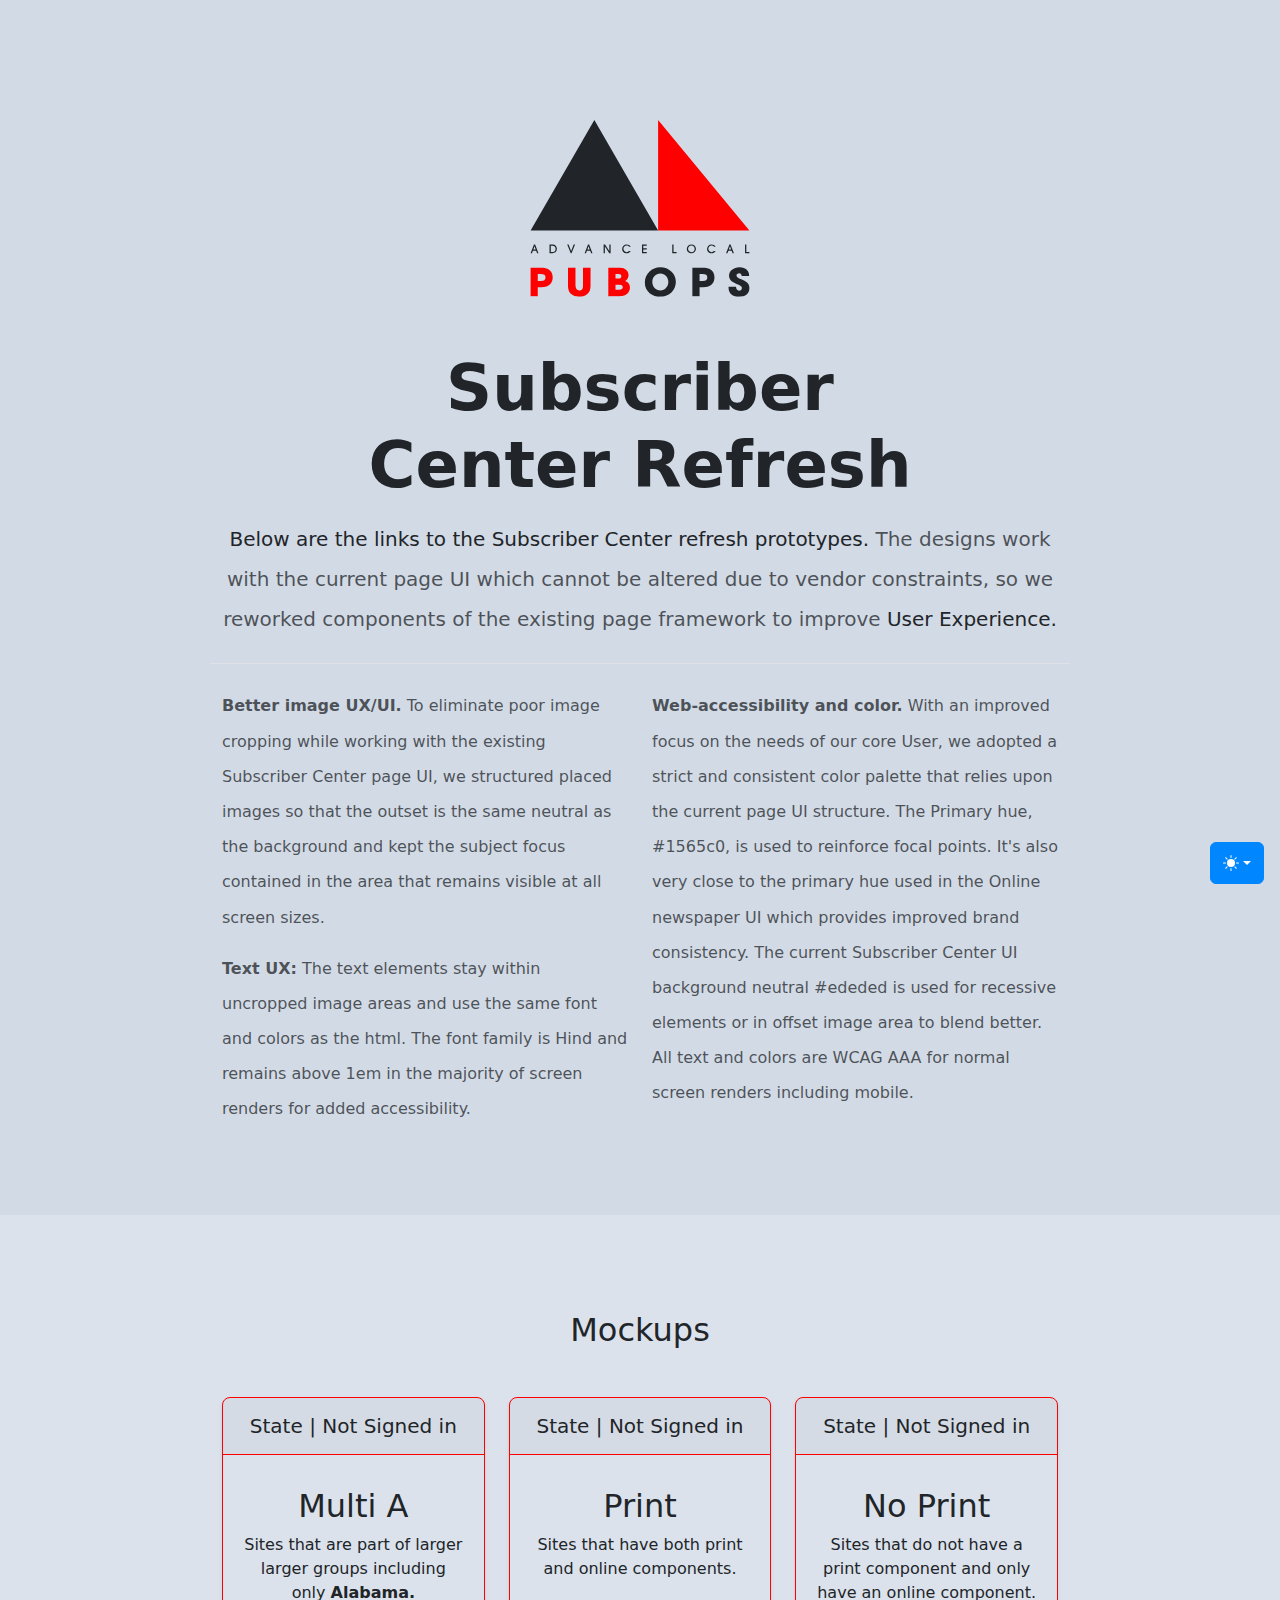
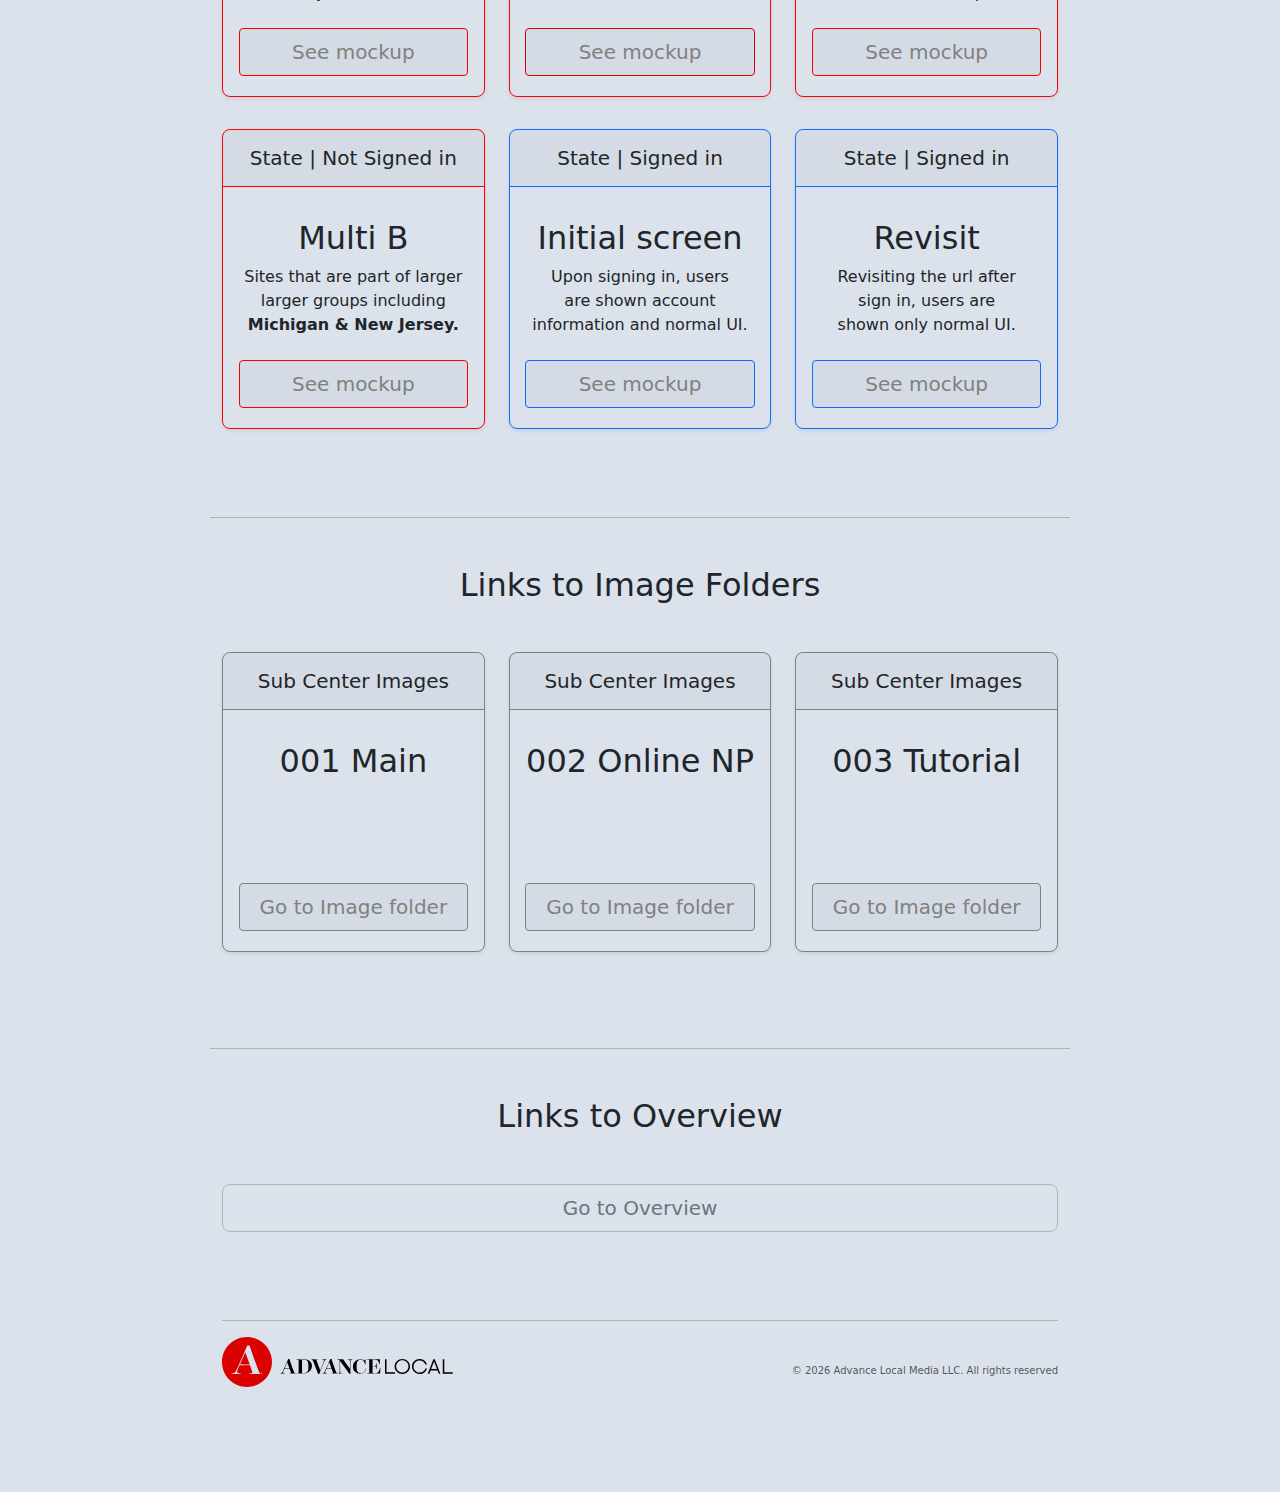
<file: index.html>
<!doctype html>
<html lang="en" data-bs-theme="auto">
  <head>

    <meta charset="utf-8">
    <meta name="viewport" content="width=device-width, initial-scale=1">
    <meta name="description" content="">
    <meta name="generator" content="Hugo 0.122.0">
    <title>The UX/UI of Advance Local's Subscriber Center Refresh</title>
    <meta name="theme-color" content="#0086ff" />
    <link href="css/advancebootstrap.css" rel="stylesheet">
    <link href="css/michigan.css" rel="stylesheet">
    <link href="css/advance.css" rel="stylesheet">

</head>
  <body style="height: 100vh;">
      <!-- SVG's-->
      <svg xmlns="http://www.w3.org/2000/svg" class="d-none">
        <symbol id="check2" viewBox="0 0 16 16">
          <path d="M13.854 3.646a.5.5 0 0 1 0 .708l-7 7a.5.5 0 0 1-.708 0l-3.5-3.5a.5.5 0 1 1 .708-.708L6.5 10.293l6.646-6.647a.5.5 0 0 1 .708 0z"/>
        </symbol>
        <symbol id="circle-half" viewBox="0 0 16 16">
          <path d="M8 15A7 7 0 1 0 8 1v14zm0 1A8 8 0 1 1 8 0a8 8 0 0 1 0 16z"/>
        </symbol>
        <symbol id="moon-stars-fill" viewBox="0 0 16 16">
          <path d="M6 .278a.768.768 0 0 1 .08.858 7.208 7.208 0 0 0-.878 3.46c0 4.021 3.278 7.277 7.318 7.277.527 0 1.04-.055 1.533-.16a.787.787 0 0 1 .81.316.733.733 0 0 1-.031.893A8.349 8.349 0 0 1 8.344 16C3.734 16 0 12.286 0 7.71 0 4.266 2.114 1.312 5.124.06A.752.752 0 0 1 6 .278z"/>
          <path d="M10.794 3.148a.217.217 0 0 1 .412 0l.387 1.162c.173.518.579.924 1.097 1.097l1.162.387a.217.217 0 0 1 0 .412l-1.162.387a1.734 1.734 0 0 0-1.097 1.097l-.387 1.162a.217.217 0 0 1-.412 0l-.387-1.162A1.734 1.734 0 0 0 9.31 6.593l-1.162-.387a.217.217 0 0 1 0-.412l1.162-.387a1.734 1.734 0 0 0 1.097-1.097l.387-1.162zM13.863.099a.145.145 0 0 1 .274 0l.258.774c.115.346.386.617.732.732l.774.258a.145.145 0 0 1 0 .274l-.774.258a1.156 1.156 0 0 0-.732.732l-.258.774a.145.145 0 0 1-.274 0l-.258-.774a1.156 1.156 0 0 0-.732-.732l-.774-.258a.145.145 0 0 1 0-.274l.774-.258c.346-.115.617-.386.732-.732L13.863.1z"/>
        </symbol>
        <symbol id="sun-fill" viewBox="0 0 16 16">
          <path d="M8 12a4 4 0 1 0 0-8 4 4 0 0 0 0 8zM8 0a.5.5 0 0 1 .5.5v2a.5.5 0 0 1-1 0v-2A.5.5 0 0 1 8 0zm0 13a.5.5 0 0 1 .5.5v2a.5.5 0 0 1-1 0v-2A.5.5 0 0 1 8 13zm8-5a.5.5 0 0 1-.5.5h-2a.5.5 0 0 1 0-1h2a.5.5 0 0 1 .5.5zM3 8a.5.5 0 0 1-.5.5h-2a.5.5 0 0 1 0-1h2A.5.5 0 0 1 3 8zm10.657-5.657a.5.5 0 0 1 0 .707l-1.414 1.415a.5.5 0 1 1-.707-.708l1.414-1.414a.5.5 0 0 1 .707 0zm-9.193 9.193a.5.5 0 0 1 0 .707L3.05 13.657a.5.5 0 0 1-.707-.707l1.414-1.414a.5.5 0 0 1 .707 0zm9.193 2.121a.5.5 0 0 1-.707 0l-1.414-1.414a.5.5 0 0 1 .707-.707l1.414 1.414a.5.5 0 0 1 0 .707zM4.464 4.465a.5.5 0 0 1-.707 0L2.343 3.05a.5.5 0 1 1 .707-.707l1.414 1.414a.5.5 0 0 1 0 .708z"/>
        </symbol>
        <symbol id="check" viewBox="0 0 16 16">
            <title>Check</title>
            <path
            d="M13.854 3.646a.5.5 0 0 1 0 .708l-7 7a.5.5 0 0 1-.708 0l-3.5-3.5a.5.5 0 1 1 .708-.708L6.5 10.293l6.646-6.647a.5.5 0 0 1 .708 0z"
            ></path>
        </symbol>
      <symbol id="facebook" viewBox="0 0 16 16">
        <path
          d="M16 8.049c0-4.446-3.582-8.05-8-8.05C3.58 0-.002 3.603-.002 8.05c0 4.017 2.926 7.347 6.75 7.951v-5.625h-2.03V8.05H6.75V6.275c0-2.017 1.195-3.131 3.022-3.131.876 0 1.791.157 1.791.157v1.98h-1.009c-.993 0-1.303.621-1.303 1.258v1.51h2.218l-.354 2.326H9.25V16c3.824-.604 6.75-3.934 6.75-7.951z"
        ></path>
      </symbol>
      <symbol id="instagram" viewBox="0 0 16 16">
        <path
          d="M8 0C5.829 0 5.556.01 4.703.048 3.85.088 3.269.222 2.76.42a3.917 3.917 0 0 0-1.417.923A3.927 3.927 0 0 0 .42 2.76C.222 3.268.087 3.85.048 4.7.01 5.555 0 5.827 0 8.001c0 2.172.01 2.444.048 3.297.04.852.174 1.433.372 1.942.205.526.478.972.923 1.417.444.445.89.719 1.416.923.51.198 1.09.333 1.942.372C5.555 15.99 5.827 16 8 16s2.444-.01 3.298-.048c.851-.04 1.434-.174 1.943-.372a3.916 3.916 0 0 0 1.416-.923c.445-.445.718-.891.923-1.417.197-.509.332-1.09.372-1.942C15.99 10.445 16 10.173 16 8s-.01-2.445-.048-3.299c-.04-.851-.175-1.433-.372-1.941a3.926 3.926 0 0 0-.923-1.417A3.911 3.911 0 0 0 13.24.42c-.51-.198-1.092-.333-1.943-.372C10.443.01 10.172 0 7.998 0h.003zm-.717 1.442h.718c2.136 0 2.389.007 3.232.046.78.035 1.204.166 1.486.275.373.145.64.319.92.599.28.28.453.546.598.92.11.281.24.705.275 1.485.039.843.047 1.096.047 3.231s-.008 2.389-.047 3.232c-.035.78-.166 1.203-.275 1.485a2.47 2.47 0 0 1-.599.919c-.28.28-.546.453-.92.598-.28.11-.704.24-1.485.276-.843.038-1.096.047-3.232.047s-2.39-.009-3.233-.047c-.78-.036-1.203-.166-1.485-.276a2.478 2.478 0 0 1-.92-.598 2.48 2.48 0 0 1-.6-.92c-.109-.281-.24-.705-.275-1.485-.038-.843-.046-1.096-.046-3.233 0-2.136.008-2.388.046-3.231.036-.78.166-1.204.276-1.486.145-.373.319-.64.599-.92.28-.28.546-.453.92-.598.282-.11.705-.24 1.485-.276.738-.034 1.024-.044 2.515-.045v.002zm4.988 1.328a.96.96 0 1 0 0 1.92.96.96 0 0 0 0-1.92zm-4.27 1.122a4.109 4.109 0 1 0 0 8.217 4.109 4.109 0 0 0 0-8.217zm0 1.441a2.667 2.667 0 1 1 0 5.334 2.667 2.667 0 0 1 0-5.334z"
        ></path>
      </symbol>
      <symbol id="AdvanceIcon" viewBox="0 0 64.32 64.32">
        <path d="M29.93,19.54c1.32,3.5,3.36,9.04,5.74,15.94-3.29,0-8.92-.11-12.58-.28.74-1.72,1.61-3.67,2.52-5.74,1.46-3.3,2.96-6.72,4.32-9.92ZM64.32,32.16c0,17.76-14.4,32.16-32.16,32.16S0,49.92,0,32.16,14.4,0,32.16,0s32.16,14.4,32.16,32.16ZM51.52,47.25c0-.18-.14-.33-.32-.34-1.9-.13-2.16-.22-2.48-.54-.7-.62-1.18-1.68-2.26-4.55-7.08-19.35-9.38-26.22-10.68-30.38-.08-.33-.39-.38-2.17-.38-1.06,0-1.22,0-1.37.15l-.03.04c-3.25,8.34-8.09,19.42-13.27,30.41-.76,1.72-1.67,3.16-2.56,4.04-.81.8-1.29,1.08-3.86,1.3h-.04c-.15.09-.17.32-.14.46.04.17.16.19.2.19,3.75-.12,8.22-.12,11.38,0,.18,0,.24-.26.24-.43,0-.06,0-.11-.02-.15-.03-.07-.09-.11-.15-.12-3.79-.3-4.41-.62-4.41-2.27.03-.91.22-1.8.58-2.64l.04-.11c.85-2.2,1.32-3.41,2.25-5.36.08-.21.23-.22.48-.22,1.7-.06,3.14-.06,5.51-.06,3.94,0,6.6.06,7.55.11l.76,2.17c.81,2.32,1.65,4.72,2.09,6.02.38,1.25.25,1.59.09,1.75-.34.33-1.38.44-3.44.55-.15,0-.25.15-.25.38s.1.38.25.38c2.57-.09,4.48-.08,6.32-.07.59,0,1.18,0,1.79,0h7.59c.19,0,.34-.15.34-.34Z"
        ></path>
      </symbol>
    <symbol id="AdvanceLocalLogo" viewBox="0 0 242.96 21.12">
        <path d="M33.46.51c-.83,0-1.82.02-2.78.03-.91.02-1.76.03-2.45.03-1.26,0-2.69-.02-4.2-.05h-.83c-.07-.01-.12.06-.12.2s.04.21.11.21c1.92.03,2.46.06,2.51.13h.01c.16.14.24,1.09.24,2.83,0,1.15,0,2.65-.02,4.1,0,1.4-.02,2.85-.02,3.93,0,2.27,0,5.09-.03,5.9,0,1.71-.12,2.02-.19,2.08-.06.08-.91.11-2.58.13-.08,0-.14.09-.14.23s.05.23.14.23c.49-.02,1.16-.03,1.94-.04.57,0,1.21-.01,1.87-.03.8,0,1.87.02,3,.03,1.16.02,2.36.03,3.29.03,3.36,0,6.22-1.15,8.5-3.41,1.4-1.4,3-3.51,3.01-7.42h0c0-2.44-.85-4.56-2.45-6.15-1.96-1.95-5.1-3.02-8.83-3.02ZM30.7,10.75c0-2.37.03-7.77.07-8.91,0-.58.03-.72.08-.78.09-.06,1.17-.07,2.32-.07,2.48,0,4.34.39,5.3,2.31.78,1.51,1.21,4.22,1.21,7.63h0c0,3.08-.25,4.9-.85,6.08-.97,1.96-2.93,3-5.66,3-1.71,0-2.2-.02-2.29-.11-.05-.05-.14-.35-.14-1.75-.03-2.45-.03-5.08-.03-7.4ZM22.48,20.13h-.07c-1.62-.09-1.82-.12-2.03-.33-.39-.35-.66-.94-1.27-2.55C15.15,6.41,13.87,2.57,13.14.24c-.04-.21-.27-.23-1.22-.23-.59,0-.68,0-.77.08l-.02.02c-1.85,4.73-4.56,10.93-7.43,17.02-.42.96-.93,1.77-1.43,2.26-.45.45-.72.6-2.16.73h-.02c-.08.05-.1.18-.08.26.02.1.09.1.11.1,2.1-.06,4.6-.06,6.38,0,.1,0,.13-.14.13-.24,0-.03,0-.06-.01-.08-.02-.04-.05-.07-.08-.07h0c-2.13-.17-2.47-.34-2.47-1.27.02-.51.12-1.01.33-1.48l.02-.06c.48-1.23.74-1.91,1.26-3.01.05-.12.13-.12.27-.12.95-.03,1.76-.03,3.09-.03,2.21,0,3.7.03,4.23.06.14.39.29.83.45,1.28.45,1.28.91,2.59,1.15,3.31.21.7.14.89.05.98-.19.19-.77.25-1.93.31-.08,0-.14.09-.14.21s.06.21.14.21c1.44-.05,2.51-.04,3.54-.04.33,0,.66,0,1,0,1.19,0,3.03.03,4.97.07.07,0,.11-.08.11-.21,0-.17-.08-.19-.11-.19ZM13.08,13.68c-1.85,0-5-.06-7.05-.16.43-1,.94-2.14,1.47-3.35.79-1.81,1.62-3.68,2.37-5.43.74,1.96,1.88,5.06,3.22,8.93ZM120.92,13.67c-.45,2.1-1.27,3.71-2.52,4.92l-.11.11h0c-1,.96-2.8,2.06-5.85,2.06s-5.33-.92-7.18-2.73c-1.87-1.83-2.92-4.38-2.88-6.99,0-3,.96-5.48,2.85-7.35,2.33-2.3,4.76-3.38,7.65-3.38,2.41,0,4.01,1.03,4.78,1.52.19.12.37.24.42.24.19,0,.42-.26,1.2-1.14.18-.2.38-.43.63-.7.06-.06.15-.08.22-.05.08.03.13.11.12.2-.07,2.2-.07,5.75,0,7.43,0,.08-.07.14-.18.15-.12.02-.23-.04-.25-.13-.99-2.66-2.04-4.58-3.01-5.55-.86-.85-1.77-1.38-3.61-1.38-2.09,0-3.53.85-4.41,2.61-.84,1.65-1.22,3.97-1.22,7.5,0,2.94.33,4.96,1.04,6.33.9,1.8,2.39,2.61,4.81,2.61,1.79,0,3.6-.69,4.72-1.81,1.11-1.1,1.92-2.68,2.35-4.57.03-.1.18-.13.29-.09.1.03.16.11.14.19ZM61.38,5.2c-2.22,5.36-3.85,9.47-6.22,15.69-.08.17-.24.24-.98.24-.67,0-.86-.06-.95-.27-1.24-3.52-3.36-8.95-6.84-17.74-.39-.95-.69-1.52-.94-1.81-.22-.22-.5-.28-2-.44-.1-.03-.13-.14-.11-.24.02-.11.08-.18.15-.18,1.89.11,4.24.12,6.73.12,1.05,0,2.14,0,3.2.01.07,0,.11.07.11.2s-.04.2-.12.2c-1.7.09-2.11.13-2.26.27-.23.22.23,1.45.38,1.85,1.54,4.27,2.89,7.86,4.31,11.66l.51,1.37.14-.35c1.38-3.4,3.09-7.63,4.22-10.59.53-1.46.79-2.21.79-2.85,0-.86-.43-1.31-2.87-1.51h0c-.07,0-.12-.06-.12-.15,0-.1.06-.21.16-.21h.15c2.69.06,4.03.09,6.45,0,.06,0,.11.06.13.15.01.1-.01.21-.1.24h-.01c-1.3.14-1.63.37-1.9.64-.52.55-1.07,1.39-2.03,3.7ZM140.99,12.5h0c-.06,2.51-.13,5.19-.19,7.73,0,.2-.14.23-.26.23-5.49-.03-5.95-.03-9.47-.03-3.15,0-4.78.02-6.85.05-.56,0-1.15.01-1.8.02-.07,0-.11-.07-.11-.19,0-.14.06-.23.14-.23,1.87-.05,2.62-.11,2.68-.2.07-.1.19-1.04.19-6.25,0-1.36,0-2.61-.02-3.93,0-1.42-.02-2.89-.02-4.62,0-2.88-.02-3.89-.08-3.97-.08-.06-.92-.12-2.49-.18-.03,0-.13-.01-.13-.21,0-.03,0-.25.13-.25,1.54.03,7.34.1,8.82.1,2.52,0,5.13,0,8.65-.13.09,0,.16.02.2.08.07.07.08.19.06.39-.09,1.46-.16,3.1-.23,4.69-.03.73-.06,1.44-.1,2.09,0,.08-.06.15-.15.17-.09.02-.22-.02-.27-.15-.85-2.94-1.61-4.63-2.48-5.49-.98-.93-1.67-1.19-4.66-1.19-2.01,0-2.43,0-2.48.07v.02c-.06.11-.06.91-.06,3.73v4.93c.56.03,1.05.03,1.61.03,1.4,0,2.34-.25,2.85-.76.45-.45.77-.91,1.1-3.19,0-.08.08-.15.2-.15.05,0,.11.02.15.04.05.04.08.09.08.15-.06,2.78-.1,6.25.03,8.44,0,.1-.08.18-.17.19-.1.01-.19-.05-.22-.14-.4-2.03-.75-3.04-1.21-3.5-.38-.36-.98-.53-1.9-.53-1.26,0-2.04,0-2.54.03-.02.66-.01,1.65,0,2.54,0,.4,0,.78,0,1.08,0,4.09.04,5.72.15,5.82,0,0,.21.14,2.19.14h2.4c1.25,0,2.14-.38,3.08-1.32.97-.96,1.95-3.22,2.71-6.2.06-.12.2-.16.3-.14.09.02.15.09.15.18ZM101.41.47h0c-1.06.06-1.9.1-2.76.1-.77,0-1.75-.04-2.61-.08-.41-.02-.79-.04-1.11-.05-.1,0-.16.12-.16.23s.06.16.12.16h0c1.73.12,2.36.25,2.62.51.49.48.71,2.48.71,6.48,0,1.5-.03,4.39-.06,5.98l-1.62-2.25c-2.42-3.35-5.16-7.16-7.54-10.52-.4-.57-.48-.59-.78-.59-.14,0-.38,0-.69.02-.68.02-1.81.05-3.32.05-.51,0-1.13,0-1.76-.01-.65,0-1.33-.02-1.91-.02-.08,0-.14.09-.14.21s.06.21.14.21c1.4.05,2.16.22,2.54.56.2.23.53.75.54.83-.02,3.13.02,5.54.05,7.88.02,1.69.05,3.3.05,5.03,0,3.22-.24,4.09-.64,4.45-.2.2-.44.33-1.9.44-1.23-.08-1.39-.12-1.58-.31-.39-.35-.66-.94-1.27-2.55-3.97-10.84-5.25-14.69-5.98-17.02-.05-.18-.22-.21-1.21-.21-.59,0-.68,0-.77.08l-.02.02c-1.82,4.67-4.53,10.88-7.43,17.03-.42.96-.93,1.77-1.43,2.26-.45.45-.72.6-2.16.73h-.02c-.08.05-.1.18-.08.26.02.1.09.1.11.1,2.1-.06,4.6-.06,6.38,0,.1,0,.13-.14.13-.24,0-.03,0-.06-.01-.08-.02-.04-.05-.06-.08-.07-2.13-.17-2.47-.34-2.47-1.27.02-.51.12-1.01.33-1.48l.02-.06c.48-1.23.74-1.91,1.26-3,.05-.12.13-.12.27-.12.95-.03,1.76-.03,3.09-.03,2.21,0,3.7.03,4.23.06l.43,1.22c.46,1.3.93,2.65,1.17,3.37.21.7.14.89.05.98-.19.19-.77.25-1.93.31-.08,0-.14.09-.14.21s.06.21.14.21c1.44-.05,2.51-.04,3.54-.04.33,0,.66,0,1,0h7.46c1.47,0,2.14,0,3.62.1.08,0,.14-.08.14-.2s-.06-.2-.14-.2h0c-2.23-.16-2.67-.26-2.85-.47-.24-.24-.57-.9-.61-3.8-.01-1.7-.05-3.58-.08-5.39-.05-2.68-.1-5.45-.08-7.73,3.75,4.99,9.13,12.25,13.02,18.1q.05.05.83.05c.69,0,.79-.02.79-.16,0-1.15-.02-2.2-.03-3.23-.02-1.05-.03-2.14-.03-3.36,0-1.04.02-2.16.03-3.24.02-1.12.03-2.28.03-3.38,0-5.31.22-5.94.54-6.24.14-.14.35-.24,2.1-.4h.02c.09-.05.1-.18.08-.28-.02-.1-.08-.16-.15-.16ZM72.28,13.68c-1.85,0-5-.06-7.05-.16.42-.96.9-2.06,1.41-3.22.82-1.85,1.66-3.76,2.42-5.56.74,1.96,1.88,5.07,3.22,8.93ZM149.67,18.69h11.93v1.98h-14.08V.46h2.16v18.23ZM171.92,0c-6,0-10.88,4.74-10.88,10.56s4.88,10.55,10.88,10.55,10.88-4.73,10.88-10.55S177.92,0,171.92,0ZM179.94,13.81c-1.34,3.26-4.49,5.37-8.02,5.37-2.27,0-4.51-.9-6.12-2.5-1.62-1.6-2.54-3.83-2.55-6.11h0c-.03-3.53,2.06-6.69,5.31-8.06,1.09-.46,2.24-.68,3.37-.68,2.24,0,4.44.87,6.1,2.52,2.5,2.48,3.25,6.2,1.91,9.46ZM242.96,18.69v1.98h-14.09V.46h2.15v18.23h11.93ZM217.59.46h-1.95l-7.97,20.21h2.28l1.8-4.55h9.74l1.8,4.55h2.28l-7.95-20.17-.02-.04ZM220.72,14.15h-8.21l4.11-10.63,4.11,10.63ZM187.71,10.56c0,4.75,3.86,8.61,8.61,8.61.01,0,.03,0,.04,0,3.61,0,6.88-2.27,8.14-5.66l.02-.04h2.16l-.03.09c-1.35,4.46-5.59,7.57-10.33,7.57-5.97,0-10.83-4.73-10.83-10.55S190.35,0,196.32,0c4.74,0,8.98,3.11,10.33,7.57l.03.09h-2.16l-.02-.04c-1.26-3.39-4.53-5.66-8.14-5.66-.01,0-.03,0-.04,0-4.75,0-8.61,3.86-8.61,8.61Z"        
        ></path>
      </symbol>

    <symbol id="ToggleCarret"  viewBox="0 0 36.99 25.11">
        <path d="M18.89,26.22L0,2.49,3.13,0l15.76,19.8L34.64,0l3.13,2.49-18.89,23.73Z"        
        ></path>
    </symbol>

    <symbol id="PubOps" viewBox="0 0 200 161.59">
      <title>PubOps</title>
      <defs><style>.cls-1{fill:#fff;}.cls-2{fill:red;}</style></defs><path 
      class="cls-2" d="M200,100.94h-83.45V0l83.45,100.94ZM6.57,161.09v-8.18h3.19c7.7,0,10.45-4.27,10.45-9.1,0-3.53-1.82-6.52-4.72-7.83-1.42-.64-3.56-1.02-6.43-.99H0v26.09h6.57ZM6.57,147.06v-6.2h2.68c3.05,0,4.39.95,4.39,3.07,0,2.22-1.38,3.14-4.14,3.14h-2.94ZM47.92,150.94c0,3.67-1.09,4.79-3.41,4.79s-3.48-1.58-3.48-4.83v-15.9h-6.86v16c0,5.04,1.52,7.47,4.68,9.27,1.56.88,3.48,1.3,5.74,1.3,4.07,0,7.08-1.66,8.86-4.44.91-1.41,1.34-3.46,1.34-6.17v-15.97h-6.86v15.93ZM79.97,161.09c4.25,0,5.63-.32,7.73-1.76,2.03-1.38,3.12-3.67,3.12-6.17,0-3-1.49-5.08-4.43-6.06,2.03-1.09,3.12-3.07,3.12-5.29,0-3.52-2.54-5.82-5.59-6.49-.94-.21-2.36-.32-4.29-.32h-8.6v26.09h8.93ZM77.61,144.91v-4.05h2.76c1.71,0,2.58.6,2.58,1.97s-.91,2.08-2.61,2.08h-2.72ZM77.61,155.24v-4.76h3.56c2.03,0,3.09.74,3.09,2.26,0,1.69-1.2,2.5-3.12,2.5h-3.52Z"/><path
      d="M116.55,100.94H0L58.28,0l58.28,100.94ZM7.2,121.7l-3.07-7.85h-1.06l-3.07,7.85h1.25l.9-2.31h2.91l.9,2.31h1.26ZM4.65,118.34h-2.09l1.04-3h.02l1.03,3ZM19.92,121.7c2.56,0,4.12-1.53,4.12-3.93,0-2.05-1.5-3.93-3.95-3.93h-2.81v7.85h2.63ZM18.47,120.65v-5.75h1.46c1.65,0,2.93,1.14,2.93,2.9s-1.11,2.85-2.98,2.85h-1.41ZM37.41,121.7l3.25-7.85h-1.25l-2.35,5.89-2.35-5.89h-1.27l3.26,7.85h.71ZM56.58,121.7l-3.07-7.85h-1.06l-3.07,7.85h1.25l.9-2.31h2.91l.9,2.31h1.26ZM54.02,118.34h-2.09l1.04-3h.02l1.03,3ZM73.15,121.7v-7.85h-1.18v5.98h-.02l-3.93-5.98h-1.29v7.85h1.18v-6.07h.02l4,6.07h1.22ZM90.05,119.76c-.66.72-1.41,1.04-2.25,1.04-1.66,0-2.94-1.45-2.94-3.1,0-1.56,1.31-2.95,3.01-2.95.95,0,1.66.41,2.27,1.1h1.42c-.82-1.48-2.25-2.15-3.78-2.15-2.17,0-4.1,1.74-4.1,4.11,0,2.09,1.85,4.04,4.09,4.04,1.62,0,2.92-.72,3.74-2.09h-1.45ZM106.19,121.7v-1.05h-3.18v-2.39h3.18v-1.05h-3.18v-2.31h3.18v-1.05h-4.36v7.85h4.36ZM133.46,121.7v-1.05h-2.81v-6.8h-1.18v7.85h3.99ZM151.18,117.72c0-2.19-1.84-4.02-4.24-4.02-2.27,0-4.18,1.75-4.18,4.16,0,2.12,1.9,3.99,4.14,3.99,2.38,0,4.27-1.75,4.27-4.13ZM146.97,120.8c-1.85,0-3.03-1.48-3.03-3.06,0-1.17.9-2.99,3.08-2.99,1.71,0,2.97,1.42,2.97,3.05,0,1.43-1.11,3-3.03,3ZM167.64,119.76c-.66.72-1.41,1.04-2.25,1.04-1.66,0-2.94-1.45-2.94-3.1,0-1.56,1.31-2.95,3.01-2.95.95,0,1.66.41,2.27,1.1h1.42c-.82-1.48-2.25-2.15-3.78-2.15-2.17,0-4.1,1.74-4.1,4.11,0,2.09,1.85,4.04,4.09,4.04,1.62,0,2.92-.72,3.74-2.09h-1.45ZM185.85,121.7l-3.07-7.85h-1.06l-3.07,7.85h1.25l.9-2.31h2.91l.9,2.31h1.26ZM183.29,118.34h-2.09l1.04-3h.02l1.03,3ZM200,121.7v-1.05h-2.81v-6.8h-1.18v7.85h3.99ZM118.9,161.59c7.7,0,13.87-5.99,13.87-13.71s-6.35-13.36-14.19-13.36-14.16,6.06-14.16,14.14,7,12.94,14.48,12.94ZM118.68,155.73c-4.39,0-7.41-3.45-7.41-7.75s3.01-7.62,7.3-7.62,7.33,3.63,7.33,7.72-2.98,7.65-7.22,7.65ZM154.44,161.09v-8.18h3.19c7.7,0,10.45-4.27,10.45-9.1,0-3.53-1.81-6.52-4.72-7.83-1.41-.64-3.56-1.02-6.43-.99h-9.07v26.09h6.57ZM154.44,147.06v-6.2h2.68c3.05,0,4.39.95,4.39,3.07,0,2.22-1.38,3.14-4.14,3.14h-2.94ZM199.78,142.62c-.04-3.49-1.42-5.57-4.29-7.01-1.41-.71-2.98-1.09-4.75-1.09-4.94,0-9.37,3.24-9.37,7.68,0,3.39,2,5.64,6.39,7.37,2.43.95,5.41,1.87,5.41,3.95,0,1.41-1.16,2.5-2.58,2.5-1.71,0-2.8-1.41-2.83-3.56h-6.83v.56c0,5.61,3.85,8.57,9.69,8.57s9.37-2.96,9.37-8c0-3.42-1.49-5.5-7.41-7.97-2.94-1.23-4.39-1.94-4.39-3.49,0-1.16,1.09-2.04,2.36-2.04,1.34,0,2.14.67,2.43,2.54h6.79Z"/>
    </symbol>

      </svg>
  
      <div class="dropdown position-fixed bottom-0 end-0 mb-3 me-3 bd-mode-toggle" >
        <button class="btn btn-bd-primary py-2 dropdown-toggle d-flex align-items-center"
                id="bd-theme"
                type="button"
                aria-expanded="false"
                data-bs-toggle="dropdown"
                aria-label="Toggle theme (auto)">
          <svg class="bi my-1 theme-icon-active" width="1em" height="1em"><use href="#circle-half"></use></svg>
          <span class="visually-hidden" id="bd-theme-text">Toggle theme</span>
        </button>
        <ul class="dropdown-menu dropdown-menu-end shadow" aria-labelledby="bd-theme-text">
          <li>
            <button type="button" class="dropdown-item d-flex align-items-center" data-bs-theme-value="light" aria-pressed="false">
              <svg class="bi me-2 opacity-50" width="1em" height="1em"><use href="#sun-fill"></use></svg>
              Light
              <svg class="bi ms-auto d-none" width="1em" height="1em"><use href="#check2"></use></svg>
            </button>
          </li>
          <li>
            <button type="button" class="dropdown-item d-flex align-items-center" data-bs-theme-value="dark" aria-pressed="false">
              <svg class="bi me-2 opacity-50" width="1em" height="1em"><use href="#moon-stars-fill"></use></svg>
              Dark
              <svg class="bi ms-auto d-none" width="1em" height="1em"><use href="#check2"></use></svg>
            </button>
          </li>
          <li>
            <button type="button" class="dropdown-item d-flex align-items-center active" data-bs-theme-value="auto" aria-pressed="true">
              <svg class="bi me-2 opacity-50" width="1em" height="1em"><use href="#circle-half"></use></svg>
              Auto
              <svg class="bi ms-auto d-none" width="1em" height="1em"><use href="#check2"></use></svg>
            </button>
          </li>
        </ul>
      </div>
  


<!-- START TOP NAV & JUMBOTRON-->
<div class="my-0" >
  <div class="bg-body-tertiary pt-5 pb-4" >
    <div class="container text-center advJumbo pt-5 " >


      <div class="">
        <svg class="bi mt-4 mb-4 slide-bck-top" width="100" height="100"><use xlink:href="#PubOps"/></svg>
      </div>

      <div class="advJumboTxt pb-5 mx-4 mx-sm-5 px-sm-2 mx-md-5 px-md-4 mx-lg-0 px-lg-0" style="justify-content: center !important;">
        <h1 class="display-3 fw-bold mt-4 mb-3 hoverWhite">Subscriber <span style="white-space: nowrap;">Center Refresh</span></h1>
        <div class="col-lg-12 col-md-12 col-sm-12 col-12 hoverWhite pb-2">
            <p class="lead XbalanceAdv fw-normal hoverWhite" style="line-height: 2;">
            Below are the links to the Subscriber Center refresh prototypes. <span class="text-muted">The designs work with the current page UI which cannot be altered due to vendor constraints, so we reworked components of the existing page framework to improve</span> <span style="color: #fff;"></span>User Experience.
            </p>
        </div>

        <div class="row border-top pt-4">
            <div class="col-lg-6 col-md-6 col-sm-12 col-12" >
                <p class="text-muted fw-normal hoverWhite" style="line-height: 2.2; text-align: left;">
                <b>Better image UX/UI.</b> To eliminate poor image cropping while working with the existing Subscriber Center page UI, we structured placed images so that the outset is the same neutral as the background and kept the subject focus contained in the area that remains visible at all screen sizes.
                </p>
                <p class="text-muted fw-normal hoverWhite" style="line-height: 2.2; text-align: left;">
                <b>Text UX:</b> The text elements stay within uncropped image areas and use the same font and colors as the html. The font family is Hind and remains above 1em in the majority of screen renders for added accessibility. 
                </p>
            </div>
            <div class="col-lg-6 col-md-6 col-sm-12 col-12" >
                <p class="text-muted fw-normal hoverWhite" style="line-height: 2.2; text-align: left;">
                <b>Web-accessibility and color.</b> With an improved focus on the needs of our core User, we adopted a strict and consistent color palette that relies upon the current page UI structure. The Primary hue, #1565c0, is used to reinforce focal points. It's also very close to the primary hue used in the Online newspaper UI which provides improved brand consistency. The current Subscriber Center UI background neutral #ededed is used for recessive elements or in offset image area to blend better. All text and colors are WCAG AAA for normal screen renders including mobile.
                </p>
            </div>

        </div>

      </div>

    </div>
  </div>

<div class="container py-3 mt-5 pt-5" >
<h2 class="text-center mb-5">Mockups</h2>
    <div class="advBttns px-md-4 px-lg-0">

            <div class="row mb-2 text-center" style="justify-content: center !important;">


                <div class="col-10 col-md-10 col-lg-4">
                    <div class="card  cardAdd mb-4 rounded-3 shadow-sm advBttn01" style="border-color: #ff0000">
                    <div class="card-header py-3" style="border-color: #ff0000">
                        <h5 class="my-0 fw-normal"><c>State</c> | Not Signed in</h5>
                    </div>
                    <div class="card-body">
                        <ul class="list-unstyled mt-3 mb-4">
                            <h2>Multi A</h2>
                        <li>Sites that are part of larger<br>larger groups including<br> only <strong>Alabama.</strong></li>
                        </ul>
                            <a href="SubCenterMockup GroupB.html" target="_blank">
                                <div class="buttonContainer">
                                    <button type="button" class="w-100 btn btn-lg btn-outline-secondary card-header bttnB" style="border-color: #ff0000">
                                    See mockup
                                    </button>
                                </div>
                            </a>
                    </div>
                    </div>
                </div>

                <div class="col-10 col-md-10 col-lg-4">
                    <div class="card cardAdd mb-4 rounded-3 shadow-sm advBttn01" style="border-color: #ff0000">
                    <div class="card-header py-3" style="border-color: #ff0000">
                        <h5 class="my-0 fw-normal">State | Not Signed in</h5>
                    </div>
                    <div class="card-body">
                        <ul class="list-unstyled mt-3 mb-4">
                            <h2>Print</h2>
                        <li>Sites that have both print<br> and online components.</li>
                        </ul>
                            <a href="SubCenterMockup PrintSite.html" target="_blank">
                                <div class="buttonContainer">
                                    <button type="button" class="w-100 btn btn-lg btn-outline-secondary card-header bttnB" style="border-color: light-dark(#db0101, #ff0000);">
                                    See mockup
                                    </button>
                                </div>
                            </a>
                    </div>
                    </div>
                </div>

                <div class="col-10 col-md-10 col-lg-4">
                    <div class="card cardAdd mb-4 rounded-3 shadow-sm advBttn01" style="border-color: #ff0000">
                    <div class="card-header py-3" style="border-color: #ff0000">
                        <h5 class="my-0 fw-normal">State | Not Signed in</h5>
                    </div>
                    <div class="card-body">
                        <ul class="list-unstyled mt-3 mb-4">
                            <h2>No Print</h2>
                        <li>Sites that do not have a<br> print component and only<br> have an online component.</li>
                        </ul>
                            <a href="SubCenterMockup DigitalSite.html" target="_blank">
                                <div class="buttonContainer">
                                    <button type="button" class="w-100 btn btn-lg btn-outline-secondary card-header bttnB"style="border-color: #ff0000">
                                    See mockup
                                    </button>
                                </div>
                            </a>
                    </div>
                    </div>
                </div>

            </div>

            <div class="row row-cols-1 row-cols-md-3 text-center" style="justify-content: center !important;">
                <div class="col-10 col-md-10 col-lg-4">
                    <div class="card cardAdd mb-4 rounded-3 shadow-sm advBttn01" style="border-color: #ff0000">
                    <div class="card-header py-3" style="border-color: #ff0000">
                        <h5 class="my-0 fw-normal"><c>State</c> | Not Signed in</h5>
                    </div>
                    <div class="card-body">
                        <ul class="list-unstyled mt-3 mb-4">
                            <h2>Multi B</h2>
                        <li>Sites that are part of larger<br>larger groups including<br> <strong>Michigan & New Jersey.</strong></li>
                        </ul>
                            <a href="SubCenterMockup Group.html" target="_blank">
                                <div class="buttonContainer">
                                    <button type="button" class="w-100 btn btn-lg btn-outline-secondary card-header bttnB" style="border-color: #ff0000">
                                    See mockup
                                    </button>
                                </div>
                            </a>
                    </div>
                    </div>
                </div>

                <div class="col-10 col-md-10 col-lg-4">
                    <div class="card cardAdd mb-4 rounded-3 shadow-sm advBttn02" style="border-color: #0d6efd">
                    <div class="card-header py-3" style="border-color: #0d6efd">
                        <h5 class="my-0 fw-normal"><c>State</c> | Signed in</h5>
                    </div>
                    <div class="card-body">
                        <ul class="list-unstyled mt-3 mb-4">
                            <h2>Initial screen</h2>
                        <li>Upon signing in, users<br> are shown account<br> information and normal UI.</li>
                        </ul>
                            <a href="SubCenterMockup InitialSignIn.html" target="_blank">
                                <div class="buttonContainer">
                                    <button type="button" class="w-100 btn btn-lg btn-outline-secondary card-header bttnB" style="border-color: #0d6efd">
                                    See mockup
                                    </button>
                                </div>
                            </a>
                    </div>
                    </div>
                </div>

                <div class="col-10 col-md-10 col-lg-4">
                    <div class="card cardAdd mb-4 rounded-3 shadow-sm advBttn02" style="border-color: #0d6efd">
                    <div class="card-header py-3" style="border-color: #0d6efd">
                        <h5 class="my-0 fw-normal"><c>State</c> | Signed in</h5>
                    </div>
                    <div class="card-body">
                        <ul class="list-unstyled mt-3 mb-4">
                            <h2>Revisit</h2>
                        <li>Revisiting the url after<br> sign in, users are<br> shown only normal UI.</li>
                        </ul>
                            <a href="SubCenterMockup SignInRevisit.html" target="_blank">
                                <div class="buttonContainer">
                                    <button type="button" class="w-100 btn btn-lg btn-outline-secondary card-header bttnB" style="border-color: #0d6efd">
                                    See mockup
                                    </button>
                                </div>
                            </a>
                    </div>
                    </div>
                </div>




            </div>
        </div>
</div>


<div class="container py-3 mt-5 pt-5 border-top" style="border-color: light-dark(#b3b3b3, #4a4a4a) !important;">
<h2 class="text-center mb-5">Links to Image Folders</h2>
    <div class="advBttns px-md-4 px-lg-0">

            <div class="row mb-2 text-center" style="justify-content: center !important;">
                <div class="col-10 col-md-10 col-lg-4">
                    <div class="card cardAdd2 mb-4 rounded-3 shadow-sm advBttn01" >
                    <div class="card-header py-3" >
                        <h5 class="my-0 fw-normal">Sub Center Images </h5>
                    </div>
                    <div class="card-body">
                        <ul class="list-unstyled mt-3 mb-4">
                            <h2 >001 Main</h2>
                        </ul>
                            <a href="https://advancelocal.sharepoint.com/:f:/s/EnterprisePrintCreative/IgA410y3WdHOQ5u5UnyFkVoZAbaiAuyH5q1EfjesGUmPsxY?e=wk1GtD" target="_blank">
                                <div class="buttonContainer">
                                    <button type="button" class="w-100 btn btn-lg btn-outline-secondary card-header bttnB" >
                                    Go to Image folder
                                    </button>
                                </div>
                            </a>
                    </div>
                    </div>
                </div>

                <div class="col-10 col-md-10 col-lg-4">
                    <div class="card cardAdd2 mb-4 rounded-3 shadow-sm advBttn01" >
                    <div class="card-header py-3">
                        <h5 class="my-0 fw-normal">Sub Center Images</h5>
                    </div>
                    <div class="card-body">
                        <ul class="list-unstyled mt-3 mb-4">
                            <h2>002 Online NP</h2>
                        </ul>
                            <a href="https://advancelocal.sharepoint.com/:f:/s/EnterprisePrintCreative/IgB2AkSB4pAbSbkEem5JBXnZAYT0Z-4JHMSsR9bYH-Z8A24?e=AmzZAz" target="_blank">
                                <div class="buttonContainer">
                                    <button type="button" class="w-100 btn btn-lg btn-outline-secondary card-header bttnB">
                                    Go to Image folder
                                    </button>
                                </div>
                            </a>
                    </div>
                    </div>
                </div>

                <div class="col-10 col-md-10 col-lg-4">
                    <div class="card cardAdd2 mb-4 rounded-3 shadow-sm advBttn01" >
                    <div class="card-header py-3">
                        <h5 class="my-0 fw-normal"><c>Sub Center Images</h5>
                    </div>
                    <div class="card-body">
                        <ul class="list-unstyled mt-3 mb-4">
                            <h2>003 Tutorial</h2>
                        </ul>
                            <a href="https://advancelocal.sharepoint.com/:f:/s/EnterprisePrintCreative/IgAkI9DvbG9SQqYoagyXuMUPATprtyk97WXknIhj8xiDguw?e=5iJSVx" target="_blank">
                                <div class="buttonContainer">
                                    <button type="button" class="w-100 btn btn-lg btn-outline-secondary card-header bttnB">
                                    Go to Image folder
                                    </button>
                                </div>
                            </a>
                    </div>
                    </div>
                </div>
            </div>
        </div>
</div>

<div class="container py-3 mt-5 pt-5 border-top" style="border-color: light-dark(#b3b3b3, #4a4a4a) !important;">
<h2 class="text-center mb-5">Links to Overview</h2>
    <div class="advBttns px-md-4 px-lg-0 ">
        <a href="https://advancelocal.sharepoint.com/:w:/s/EnterprisePrintCreative/IQC1XBFuc10cTY03YLkWBsmNARRZ2dKOlk1WypEgQvQDFsA?e=ROTENN" target="_blank"><button type="button" class="btn btn-outline-secondary w-100 btn btn-lg advBttn05" style="border-color: light-dark(#b3b3b3, #4a4a4a)">Go to Overview</button></a>
            
    </div>
</div>


<div class="footerAdv" style="position: relative !important;">
    <div class="container">
      <footer class="py-5">
        <div class="d-flex flex-wrap justify-content-between align-items-center py-3 my-4 border-top" style="border-color: light-dark(#b3b3b3, #4a4a4a) !important;">
            <div class="col-md-6 d-flex align-items-center dropGrp">
            <a
                href="/" class="mb-3 me-2 text-decoration-none lh-1" aria-label="AdvanceIcon">
                <svg class="bi AdvRed" width="50" height="50" aria-hidden="true">
                <use xlink:href="#AdvanceIcon"></use>
                </svg>
            </a>
            <a href="/" class="mb-2" aria-label="AdvanceIcon">
                <svg class="AdvFill" width="173" height="15" aria-hidden="true">
                <use xlink:href="#AdvanceLocalLogo"></use>
                </svg>
            </a>
            </div>

            <ul class="nav col-md-6 justify-content-end list-unstyled d-flex">
            <li class="">
                <span class="text-body-secondary" style="font-size: 10px;">
                &copy; 2026 Advance Local Media LLC. All rights reserved</span>
            </li>


            </ul>
        </div>
      </footer>
    </div>
</div>
    </body>
    <script src="js/advance.js"></script>
    <script src="js/advancebootstrap.js"></script>
</html>
</file>
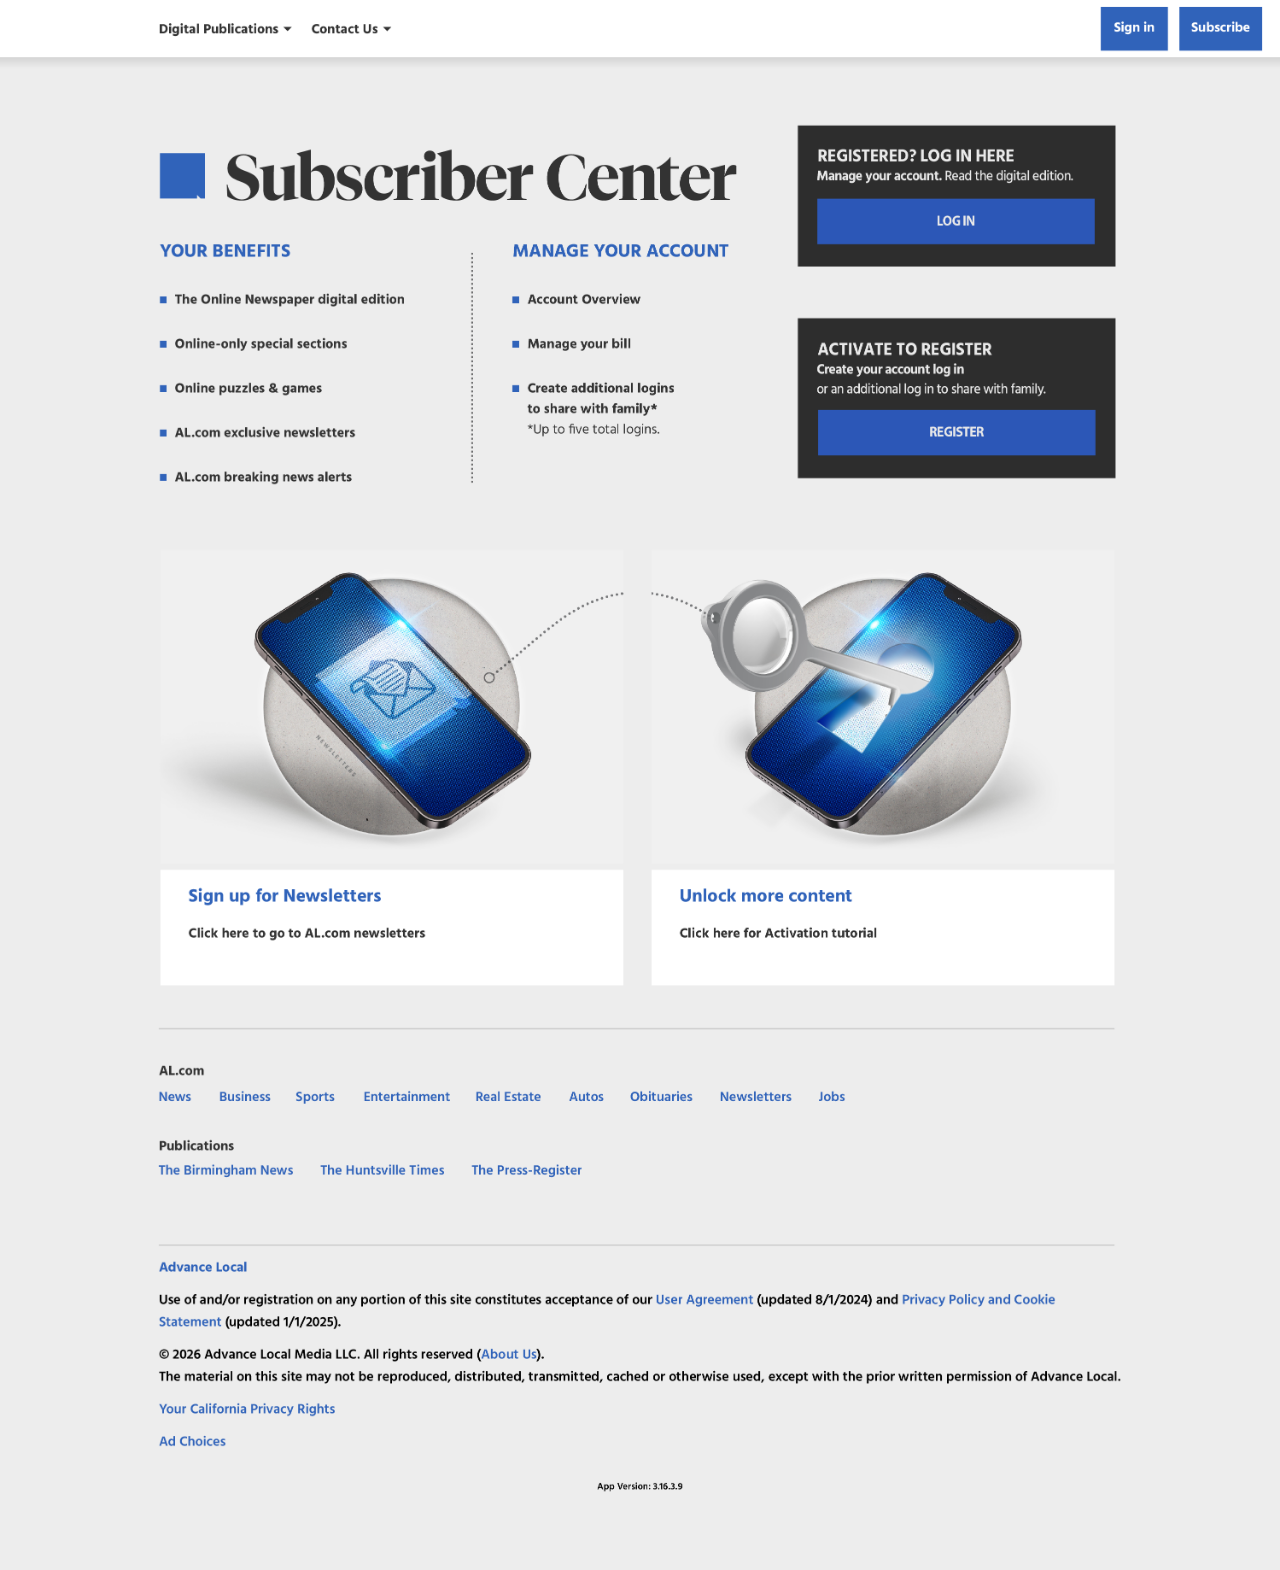
<file: SubCenterMockup GroupB.html>
<!DOCTYPE html>
<html>
<head>
<title>Subscriber Center Mockup - Group example</title>
<style> 
body {
    background-image: url("assets/SUB mockups AL ALL_LargerDesktop.png");
    background-color: #ededed;
    background-size: 100% 100%;
    background-size:cover;
    overflow-y: scroll;
    position: absolute;
    background-repeat: no-repeat;
    width: 100vw;
}

/* Small devices (portrait tablets and large phones, 600px and up) */
@media only screen and (max-width: 768px) {
body {
    background-image: url("assets/SUB mockups AL ALL_Mobile.png");
    height: calc(100vw * 2.88);
}
}

/* Medium devices (landscape tablets, 768px and up) */
@media only screen and (min-width: 768px) {
body {
    background-image: url("assets/SUB mockups AL ALL_Tab.png");
    height: 2500px;
    height: calc(100vw * 2.45);
}
} 

/* Large devices (laptops/desktops, 992px and up) */
@media only screen and (min-width: 992px) {
body {
    background-image: url("assets/SUB mockups AL ALL_SmallerDesktop.png");
    height: calc(100vw * 1.55);
}
} 

/* Extra large devices (large laptops and desktops, 1200px and up) */
@media only screen and (min-width: 1200px) {
body {
    background-image: url("assets/SUB mockups AL ALL_LargerDesktop.png");
    height: calc(100vw * 1.22);
}
}
</style>
</head>
<body>

</body>
</html>
</file>
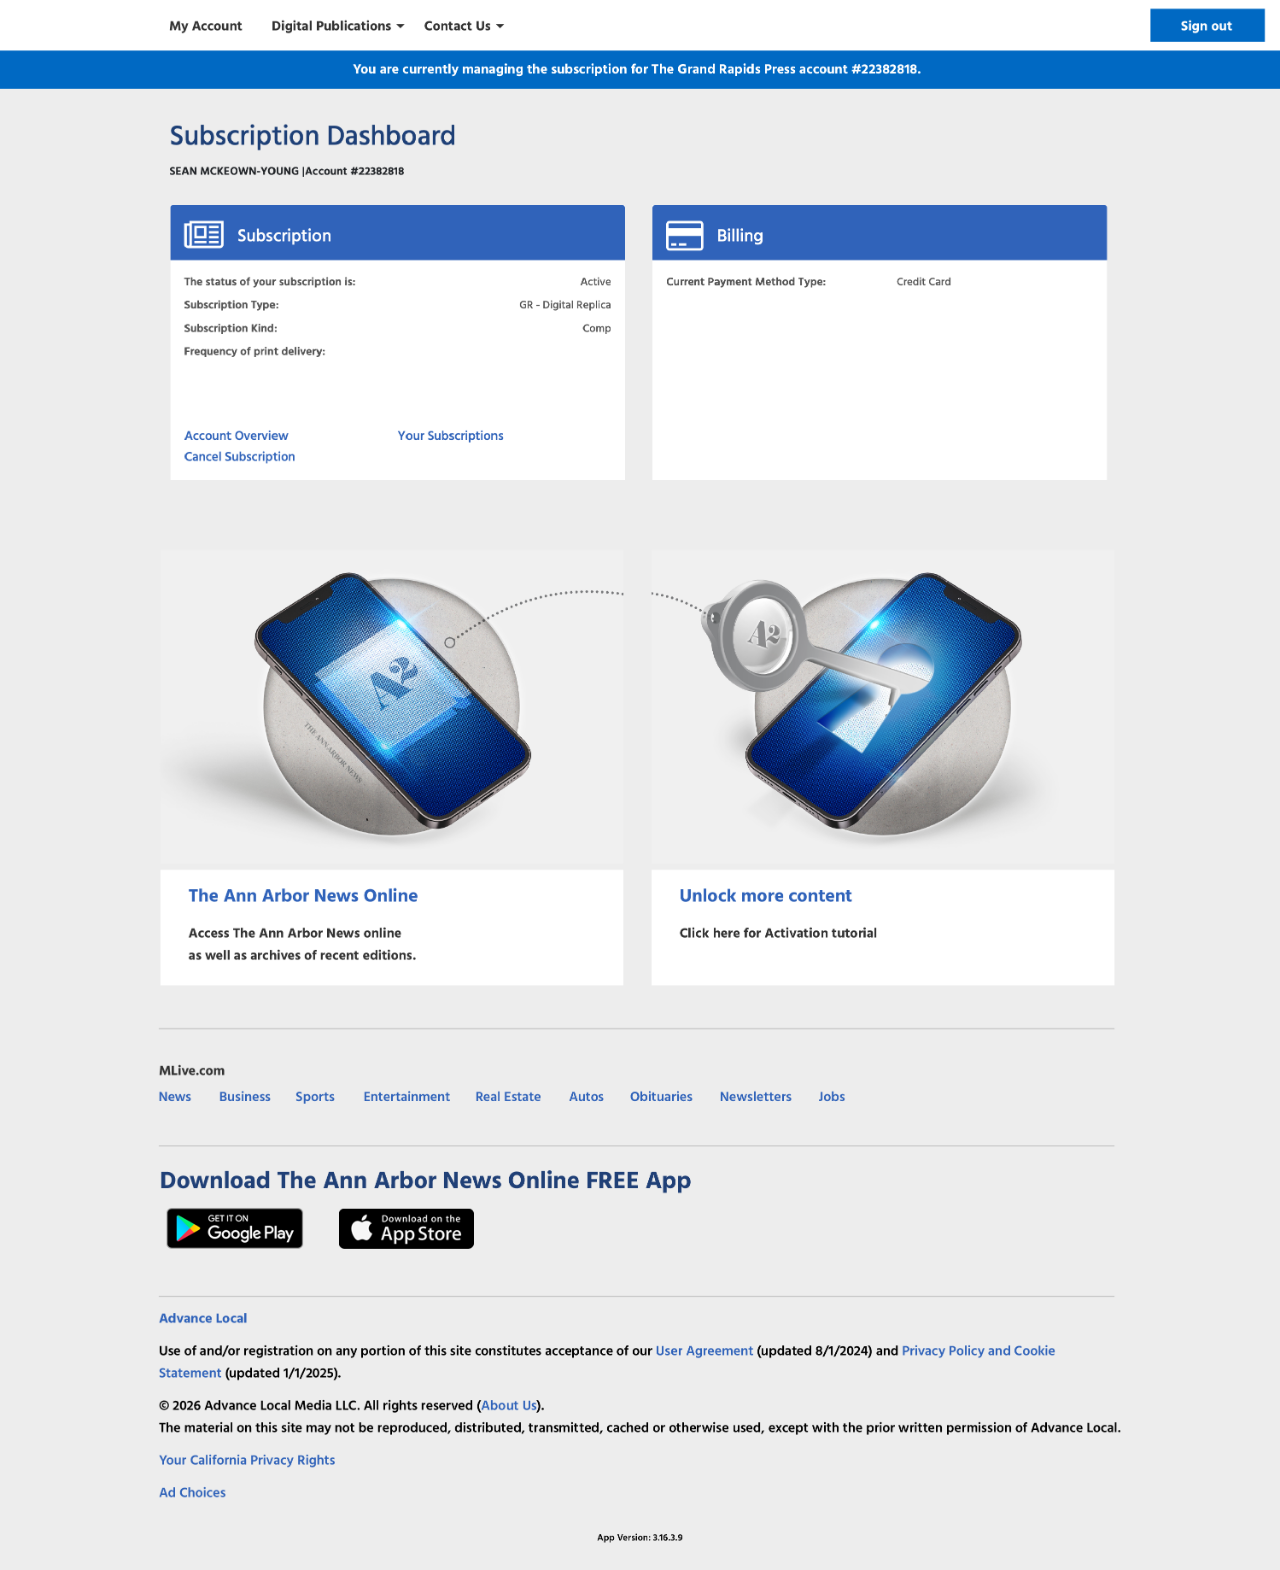
<file: SubCenterMockup InitialSignIn.html>
<!DOCTYPE html>
<html>
<head>
<title>Subscriber Center Mockup - Print Site example</title>
<style> 
body {
    background-image: url("assets/SUB mockups Illos_LargerDesktop.png");
    background-color: #ededed;
    background-size: 100% 100%;
    background-size:cover;
    overflow-y: scroll;
    position: absolute;
    background-repeat: no-repeat;
    width: 100vw;
}

/* Small devices (portrait tablets and large phones, 600px and up) */
@media only screen and (max-width: 768px) {
body {
    background-image: url("assets/SUB mockups SIGNIN INITIAL_Mobile.png");
    height: calc(100vw * 2.88);
}
}

/* Medium devices (landscape tablets, 768px and up) */
@media only screen and (min-width: 768px) {
body {
    background-image: url("assets/SUB mockups SIGNIN INITIAL_Tab.png");
    height: 2500px;
    height: calc(100vw * 2.45);
}
} 

/* Large devices (laptops/desktops, 992px and up) */
@media only screen and (min-width: 992px) {
body {
    background-image: url("assets/SUB mockups SIGNIN INITIAL_SmallerDesktop.png");
    height: calc(100vw * 1.55);
}
} 

/* Extra large devices (large laptops and desktops, 1200px and up) */
@media only screen and (min-width: 1200px) {
body {
    background-image: url("assets/SUB mockups SIGNIN INITIAL_LargerDesktop.png");
    height: calc(100vw * 1.22);
}
}
</style>
</head>
<body>

</body>
</html>
</file>
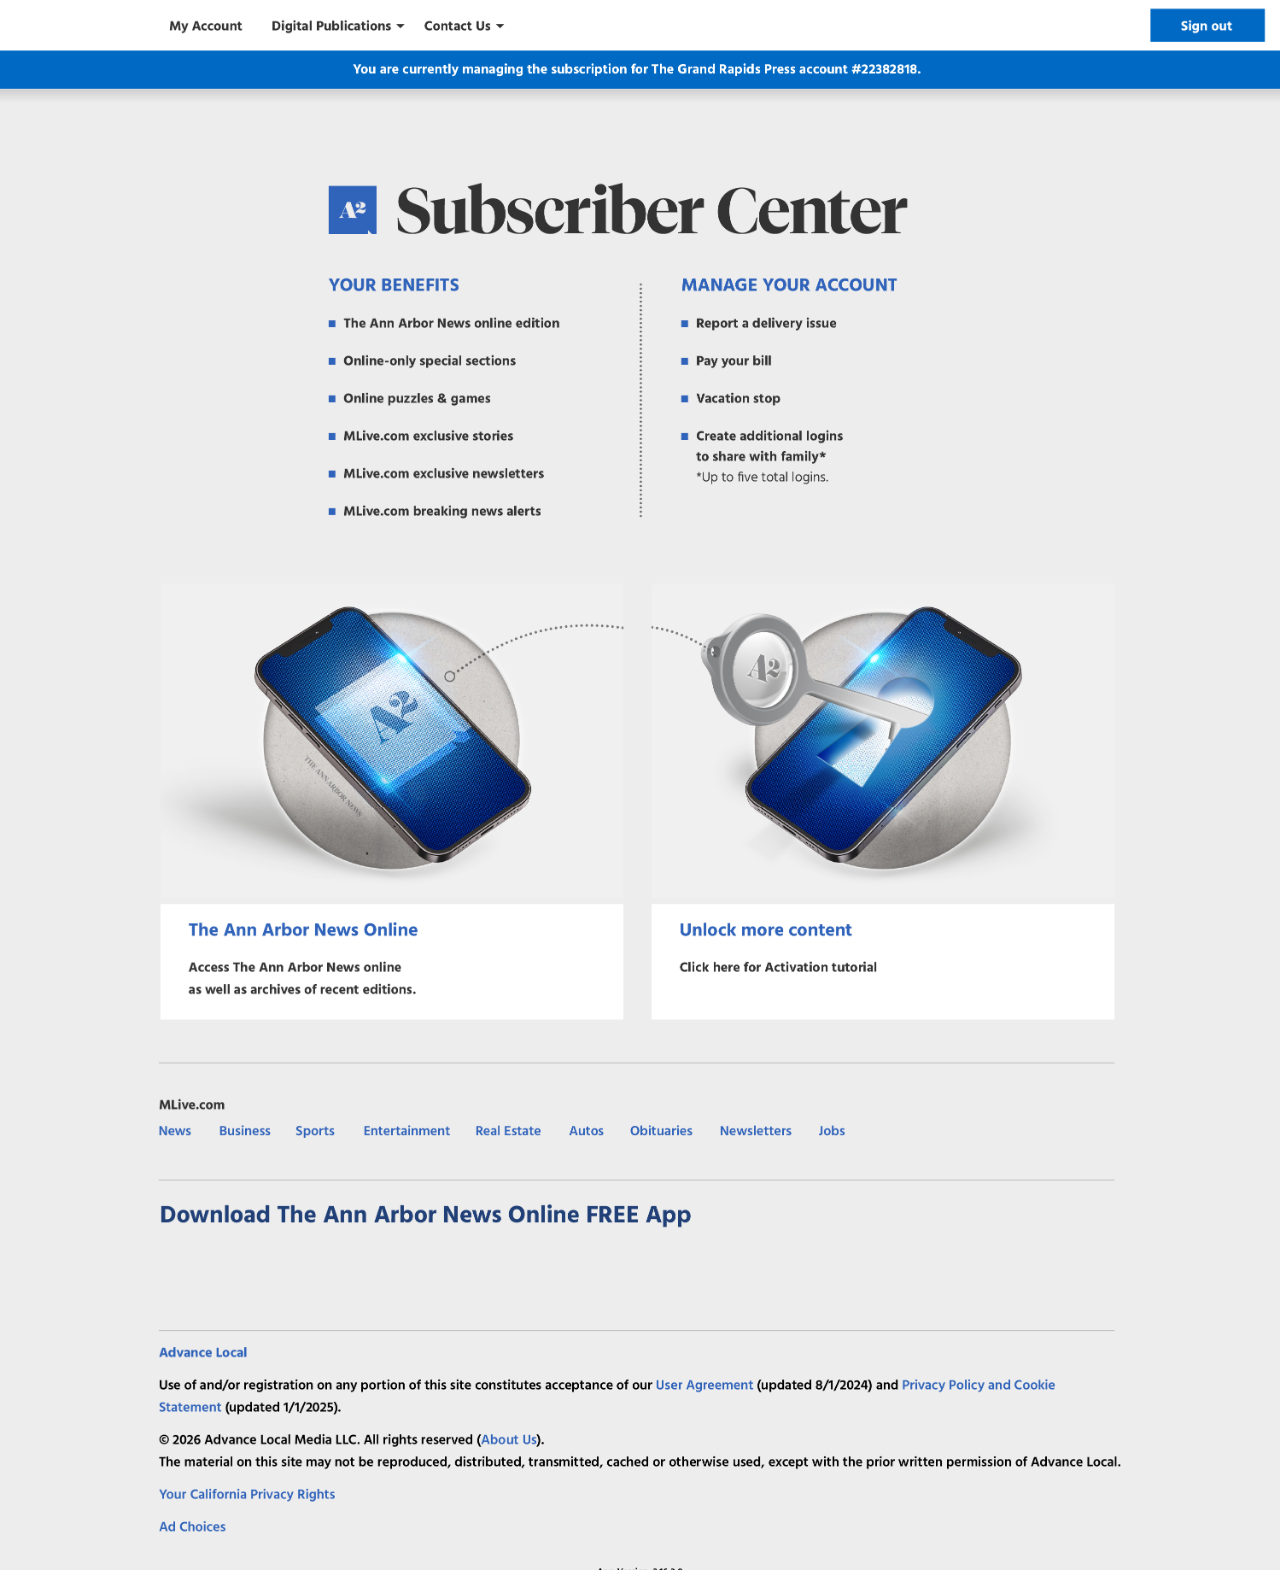
<file: SubCenterMockup SignInRevisit.html>
<!DOCTYPE html>
<html>
<head>
<title>Subscriber Center Mockup - Print Site example</title>
<style> 
body {
    background-image: url("assets/SUB mockups Illos_LargerDesktop.png");
    background-color: #ededed;
    background-size: 100% 100%;
    background-size:cover;
    overflow-y: scroll;
    position: absolute;
    background-repeat: no-repeat;
    width: 100vw;
}

/* Small devices (portrait tablets and large phones, 600px and up) */
@media only screen and (max-width: 768px) {
body {
    background-image: url("assets/SUB mockups SIGNIN REVISIT_Mobile.png");
    height: calc(100vw * 2.88);
}
}

/* Medium devices (landscape tablets, 768px and up) */
@media only screen and (min-width: 768px) {
body {
    background-image: url("assets/SUB mockups SIGNIN REVISIT_Tab.png");
    height: 2500px;
    height: calc(100vw * 2.45);
}
} 

/* Large devices (laptops/desktops, 992px and up) */
@media only screen and (min-width: 992px) {
body {
    background-image: url("assets/SUB mockups SIGNIN REVISIT_SmallerDesktop.png");
    height: calc(100vw * 1.55);
}
} 

/* Extra large devices (large laptops and desktops, 1200px and up) */
@media only screen and (min-width: 1200px) {
body {
    background-image: url("assets/SUB mockups SIGNIN REVISIT_LargerDesktop.png");
    height: calc(100vw * 1.22);
}
}
</style>
</head>
<body>

</body>
</html>
</file>
<file: css/michigan.css>
.siteLogo {
    width: calc(100px + 4vw) !important;
    height: calc(100px + 4vw) !important;
    min-width: 400px !important;
}
.siteLogoG {
    width: 10vw !important;

}

.siteLogoGroup {
    width: 54vw !important;
    height: 20vw !important;
}

.miAdv {
    width: 1000px !important;

}
.container {
  max-width: 860px;
}

li {
    text-wrap: balance !important;
}

.card {
    min-height: 300px !important;
    
}

.buttonContainer {
    position: absolute;
    bottom: 0;
    left: 0;
    width: 100%;
}

.buttonContainer button {
    width: 88% !important;
    margin-bottom: 1em !important;
    border-radius: 4px !important;
}

.accordion {
  cursor: pointer;
  width: 100%;
  padding: 0 !important;
  border: 0 !important;
  text-align: left;
  outline: none;
  font-size: 1em;
  font-weight: 900;
  transition: 0.4s;
  background-color: transparent !important;
  color: light-dark(#666666, #c7c7c7);
}

.active, .accordion:hover {
color: light-dark(black, white);
}

.active .carret {
transform: rotate(180deg);
}

.panel {
  padding: 20px 0px 0px 0px !important;
  display: none;
  background-color: transparent !important;
  overflow: hidden;
  font-size: 1em !important;
  font-weight: 200 !important;
}

.faccordion {
  background-color: #eee;
  color: #444;
  cursor: pointer;
  padding: 18px;
  width: 100%;
  border: none;
  text-align: left;
  outline: none;
  font-size: 15px;
  transition: 0.4s;
}

.active, .faccordion:hover {
  background-color: #ccc; 
}

.fpanel {
  padding: 0 18px;
  display: none;
  background-color: white;
  overflow: hidden;
}

.footerList:hover {
    color: light-dark(#666666, #c7c7c7) !important;
}

.finePrint {
    font-weight: 200 !important;
}

.subDrop a {
    margin: 0px !important;
    padding-top: 0px !important;
    color: #0086ff;
    text-decoration: none;
    padding-right: 10px !important;
    margin-left: 10px !important;
}       

.dropdown-header {
    font-size: 1em !important;
    color: light-dark(black, white);
}




.logoTest{
    background-image:url("data:image/svg+xml,%3csvg xmlns='http://www.w3.org/2000/svg' viewBox='0 0 30 30'%3e%3cpath stroke='rgba%2833, 37, 41, 0.75%29' stroke-linecap='round' stroke-miterlimit='10' stroke-width='2' d='M4 7h22M4 15h22M4 23h22'/%3e%3c/svg%3e")}

.slide-bck-top {
    width: calc(100px + 6vw) !important;
    height: calc(100px + 6vw) !important;
    min-width: 400px !important;
	-webkit-animation: slide-bck-top 1.45s ease-in-out both;
	        animation: slide-bck-top 1.45s cease-in-out both;
}


@-webkit-keyframes slide-bck-top {
  0% {
            opacity: 0.4;
  }
  100% {
            opacity: 1.0;

  }
}
@keyframes slide-bck-top {
  0% {
            opacity: 0.4;

  }
  100% {

            opacity: 1.0;

  }

}
</file>
<file: css/advance.css>
body {
  padding-bottom: 450px !important;
  position: relative !important;
}
@media screen and (max-width: 600px) {
  body {
    padding-bottom: 850px !important;
    position: relative !important;
  }
}

.smallPoints {
    font-size: 11px !important;
    line-height: 1.75 !important;
}
li {
    padding-bottom: 3px !important;
}
.liTop {
    margin-top: 10px !important;
}
.bi {
        vertical-align: -.125em;
        fill: currentColor;
      }
.hide {
    width: 0px !important; display: none !important; 
  }

.footerAdv {
  bottom: 0px !important;
  position: absolute !important;
  width: 100vw !important;
}
@media screen and (max-width: 600px) {
.footerAdv{

  }
}

@media screen and (max-width: 600px) {
.advBttns, .advBenefits {
    padding: 0vw 7vw !important;
  }
}
@media screen and (max-width: 600px) {
.advJumbo .advJumboTxt {
    padding: 0vw 10vw !important;
  }
.advJumbo  {
    padding-top: 100px !important;
  }
}

.balanceAdv {
  text-rendering: optimizeLegibility !important; 
  text-wrap: balance !important;}


/* ADVANCE LOCAL BRANDING start */

.AdvRed {
  fill: light-dark(#db0101, #ff0000) !important;
      transition: all 0.2s ease-in-out; 
}
.AdvRed:hover {
  fill: light-dark(#ff0000, #fb2626) !important;
      transition: all 0.2s ease-in-out; 
}
.AdvFill {
  fill: light-dark(black, white);
}

      @media screen and (max-width: 600px) {
        .m-collapser {
          display: none !important;
          width: 0 !important;
          height: 0 !important;
          fill: none !important;
        }
  }
  
.tradLogo svg {
  fill: light-dark(black, white);
  height: 18px;
  position:relative;
  left:-10%;
}
.logoField {
  width: 100%;
  display:flex;
  flex-wrap:inherit;
  align-items:center;
  justify-content:space-between}


/* ADVANCE LOCAL BRANDING end */

/* SALES BUTTONS STYLES start */

.advBttns {transition: all 0.2s ease-in-out; }

.advBttns .advBttn01 {
    border-color: #808080; transition: all 0.2s ease-in-out; 
    background-color: light-dark(#dbe2eb, #181b1e) !important;
}
.advBttns .advBttn02 {
    border-color: #808080; transition: all 0.2s ease-in-out;
  background-color: light-dark(#dbe2eb, #181b1e) !important;
}
.advBttns .advBttn01 .card-header {
    border-color: #808080; transition: all 0.2s ease-in-out;
}
.advBttns .advBttn01 button {
    border-color: #808080; color: #808080 !important; opacity: 100%;  transition: all 0.2s ease-in-out;
}
.advBttns .advBttn01 .bttnA {
    border-color: #808080 !important; color: #808080 !important; opacity: 100%;  transition: all 0.2s ease-in-out;
}

.advBttns:hover .advBttn01 button {
    border-color: #808080 !important; color: #808080 !important; opacity: 100%;  transition: all 0.2s ease-in-out;
}

.advBttns:hover .advBttn01 {
    border-color: #808080 !important; opacity: 50%; transition: all 0.2s ease-in-out; filter: blur(5px);
}
.advBttns:hover .advBttn02 {
    border-color: #808080 !important; opacity: 50%; transition: all 0.2s ease-in-out; filter: blur(5px);
}
.advBttns:hover .advBttn01 .card-header {
    border-color: #808080 !important; transition: all 0.2s ease-in-out;
}
.advBttns .advBttn01:hover {
    border-color: #ff9898 !important; opacity: 100%;  transition: all 0.2s ease-in-out; 
    transform: scale(1.2); z-index: 5 !important; filter: blur(0px); box-shadow: 0px 0px 5px 4px rgba(255,0,0,0.6), 0px 0px 50px 5px rgba(255,0,0,0.5), 10px 80px 50px 5px rgba(0, 0, 0, 0.5) !important;
}
.advBttns .advBttn01:hover .card-header {
    border-color: #ff0000 !important; background-color: light-dark(#e40000, #c20000) !important; 
    opacity: 100%; color: #ffffff !important;  transition: all 0.2s ease-in-out;
}

.advBttns:hover .advBttn02 {
    border-color: #808080; opacity: 50%; transition: all 0.2s ease-in-out;
}
.advBttns:hover .advBttn02 button {
    border-color: #808080 !important; opacity: 50%; transition: all 0.2s ease-in-out;
}
.advBttns .advBttn02:hover {
    border-color: light-dark(#c2dbff, #c2dbff) !important; opacity: 100%;  transition: all 0.2s ease-in-out;  transform: scale(1.2); z-index: 5 !important; filter: blur(0px); box-shadow: 0px 0px 5px 4px rgba(0, 179, 255, 0.6), 0px 0px 50px 5px  rgb(0, 123, 255,0.5), 10px 80px 50px 5px rgba(0, 0, 0, 0.5) !important;
}
.advBttns .advBttn02:hover .card-header {
    border-color: light-dark(#0d5ffd, #0d6efd) !important; background-color: light-dark(#0d5ffd, #0d6efd) !important; opacity: 100%; color: #ffffff !important;  transition: all 0.2s ease-in-out;
}
.advBttns .advBttn02:hover button {
    border-color: light-dark(#0d5ffd, #0d6efd) !important; background-color: light-dark(#0d5ffd, #0d6efd); color: #ffffff !important; opacity: 100%;  transition: all 0.2s ease-in-out;
}
.advBttns .advBttn02 button {
    border-color:  #808080; color: #808080 !important; opacity: 100%;  transition: all 0.2s ease-in-out;
}

.advBttn05:hover {
    border-color: #ff9898 !important; 
    background-color: light-dark(#e40000, #c20000) !important;
    height: 80px !important;
    font-size: 30px !important;
    transition: all 0.2s ease-in-out; 
    transform: scale(1.0); z-index: 5 !important; 
    box-shadow: 0px 0px 5px 4px rgba(255,0,0,0.6), 0px 0px 50px 5px rgba(255,0,0,0.5), 10px 80px 50px 5px rgba(0, 0, 0, 0.5) !important;
    color: light-dark(#000, #fff) !important;
}
.advBttn05 {
  transition: all 0.2s ease-in-out;
  }


/* SALES BUTTONS STYLES end */

.btnApp:hover button {
  opacity: 0.5 !important;
  transition: all 0.2s ease-in-out; 
}

.btnApp button {
    display: inline; 
    text-align: left; 
    width: 100%;
    height: 50px !important;
    padding: 0.6em !important;
    background-color: transparent !important;
    border: 1px solid light-dark(#000000, #ffffff);
    transition: all 0.2s ease-in-out; 
    opacity: 1.0 !important;
}
.btnApp button svg {
  width: 1.4em; 
  height: 1.4em;
  fill: light-dark(black, white);
  transition: all 0.2s ease-in-out; 
}

.btnApp button:hover {
    background-color: light-dark(black, white) !important;
    border: 1px solid light-dark(#000000, #ffffff) !important;
    color: light-dark(white, black) !important;
    transition: all 0.2s ease-in-out; 
    opacity: 1.0 !important;
}
.btnApp button:hover svg {
  fill: light-dark(white, black) !important;
  transition: all 0.2s ease-in-out; 
}
.smallPoints {
    font-size: 19px !important;
}

.nav-link {
    font-size: clamp(1rem, -1.6rem + 2.2vw, 1.1rem);
}
.dropdown-item {
    font-size: clamp(0.9rem, -1rem + 2.2vw, 1rem);
}
h1 {
    font-size: clamp(2rem, 2rem + 2vw, 4rem);
}

.introTxt {
    font-size: clamp(1rem, 1rem + 0.5vw, 1.5rem);
}
.dropdown-menu {
  z-index: 5 !important;
}
.dropdown-item, .dropdown-header {
  text-decoration: none !important;
}

.contactBttns .hoverState {
  display: none;
  transition: all 0.1s ease-in-out;
}

.contactBttns:hover .initialState {
  display: none;
  transition: all 0.1s ease-in-out;
}

.contactBttns:hover .hoverState {
    display: inline-block;
    font-weight: 400 !important;
    color: light-dark(black, white);
    background-color: #ff0000;
    transition: all 0.1s ease-in-out;
}

.contactBttns .initialState {
    font-weight: 200 !important;
    transition: all 0.1s ease-in-out;
}
.contactBttnGrp:hover .initialState {
    color: #808080;
    transition: all 0.1s ease-in-out;
}

@media (max-width:768px){
.nav-link {
    font-size: 1.2rem !important;
    text-align: left !important;
    opacity: 1.0 !important;
    color: #ffffff !important;
}
.offcanvas-body {
  text-align: left !important;
  padding: 0px 30px !important;
  margin: 0px !important;

}
.offcanvas-body .dropdown-item, .offcanvas-body .dropdown-header {
  font-size: 1.2rem !important;
  line-height: 1.6 !important;
  text-align: left !important;
  padding: 0px 20px !important;
  margin: 0px !important;
  text-decoration: none !important;
  background-color: transparent !important;
  color: #ffffff !important;
}
.offcanvas-body .dropdown-item {
  color: #ffffff !important;
  opacity: 0.8 !important;
}
.offcanvas-body .dropdown-menu:focus .dropdown-item {
  opacity: 0.4 !important;
}
.offcanvas-body .dropdown-menu .dropdown-item:focus {
  opacity: 1.0 !important;
}
.offcanvas-body li {
  text-align: left !important;
  align-items: start !important;
  margin-left: 0 !important;
}
.offcanvas-body button{
    font-size: 1.2rem !important;
    text-align: left !important;
    margin-top: 16px !important;
    width: 80% !important;
    background-color: #ffffff !important;
    color: #ff0000 !important;
}
.offcanvas-body .dropdown-menu {
  display: inline-block !important;
  margin: 0 !important;
  padding: 0 !important;
  border: 0 !important;
  background-color: transparent !important;
}
.dropdown-divider {
  display: none !important;
}
.offcanvas {
  height: 80vh !important;
  width: 80vw !important;
  border-radius: 0px 0px 0px 80px;
  background-color: #ff0000 !important;
  background-image: url("data:image/svg+xml,%3csvg xmlns='http://www.w3.org/2000/svg' viewBox='0 0 768 816.49'%3e%3cpath fill='rgba(101, 101, 101, 0.16)'   d='M768,0v783.7h-42.83l-13.72-14.34-5.02-5.46h42.5V19.46H19.41v744.43h577.59v19.81H0V0h768ZM616.74,697.65l-1,118.84,33.13-34.49,48.86,1.02-80.98-85.37ZM454.78,506.08c1,0,2.34,1.02,2.34,3.76s-1.34,3.76-2.34,3.76c-21.42-.34-46.85-.34-65.25-.34h-18.74c-19.74-.34-40.16-.34-56.89.34-1.34,0-2.68-1.02-2.68-3.76s1.34-3.76,2.34-3.76c3.68-.34,15.06-.68,17.07-2.73,1-1.02,1.67-3.07-1-11.27-2.01-6.83-5.69-17.07-9.37-28-2.34-6.83-5.02-14-7.03-20.49-6.36-.34-20.08-.68-33.46-.68-15.73,0-29.11,0-39.82.34q-1.67,0-2.68,1.71c-1.34,3.07-2.01,5.12-3.68,9.9-2.68,8.54-3.68,15.71-3.68,23.22,0,21.17,9.04,26.29,27.78,29.03.67,0,1.34.34,1.67,1.02s.33,1.02.33,1.71c0,1.71-1,3.41-2.68,3.41-24.43-1.37-61.24-.34-75.96,0-1,0-2.34-.68-2.34-2.05-.33-1.71.33-2.73,1.34-3.41,7.03-2.39,14.39-7.17,20.75-13.66,7.7-7.85,15.73-21.51,24.76-42.69,26.44-61.81,50.53-119.52,74.96-181.33v-.68h.67c1-.68,2.34-.68,20.75-.68,34.47,0,35.47.34,36.14,3.07,10.37,33.12,26.1,80.25,68.6,202.16,7.7,22.54,11.38,28,13.39,30.05,1,1.37,3.01,1.71,15.06,2.39h0l-.33-.34ZM310.88,435.05c-12.72-36.54-20.08-58.05-24.76-71.37-3.35-10.24-5.35-15.37-6.36-18.78-8.7,22.2-17.74,43.71-27.11,66.59-3.35,7.51-6.36,15.03-9.7,22.88,22.09,1.02,46.18,1.02,67.93,1.02v-.34ZM582.61,363.68c-1.67-.34-2.68.34-3.01,1.02-5.69,17.42-15.73,25.95-30.45,25.95-6.36,0-14.39-1.71-22.76-3.76-9.04-2.05-18.41-4.1-26.77-4.1-7.03,0-13.05.68-18.74,2.39,14.05-9.56,28.78-14.34,43.17-18.78,16.06-5.12,31.12-10.24,42.16-21.51,7.36-7.51,11.38-17.76,11.38-27.66,0-10.93-3.68-20.49-10.04-27.32-15.06-15.37-36.48-22.54-68.6-22.54-24.09,0-40.83,6.15-53.88,19.46-10.04,10.24-15.06,21.85-15.06,34.83,0,19.81,14.05,34.15,33.13,34.15,16.4,0,29.11-13.32,29.11-30.73,0-16.05-12.05-27.66-28.44-27.66-10.71,0-17.4,4.78-20.75,7.17.67-3.07,3.35-8.88,8.37-14,9.04-9.22,22.09-15.03,34.13-15.03,8.37,0,14.05,2.73,16.73,7.51,2.34,4.78,3.35,12.63,3.35,28,0,31.76-6.36,44.73-15.73,54.3-4.35,4.44-9.37,8.2-15.39,12.63-7.36,5.81-16.06,12.29-25.43,21.85-19.74,20.15-26.44,40.3-26.44,41.66s1.67,2.39,2.68,2.73c.67,0,1,.34,1.67.34s1.34,0,1.34-.68c11.71-10.93,17.4-15.37,33.8-15.37,10.37,0,23.09,3.76,34.13,7.17,3.01,1.02,6.02,2.05,9.04,2.73,9.04,3.07,16.73,5.46,28.11,5.46,36.14,0,46.52-37.56,52.2-78.54,0-1.37-1.67-2.39-3.01-2.73v1.02Z'/%3e%3c/svg%3e");
background-repeat: no-repeat;
background-position:right 20px top 110px;
background-size: calc(44%);
background-blend-mode: multiply;
box-shadow: 2px 1px 59px 0px rgba(0,0,0,0.31);
overflow-y: scroll !important ;
}

.offcanvas-header .tradLogo svg {
  fill: light-dark(white, white) !important;
}
.offcanvas-header  {
  margin-top: 40px !important;
}


.dropdown-toggle::after{
  display:none !important;
}

.contactBttns .hoverState {
  color: #ffffff !important;
  font-weight: 100 !important;
  font-size: 1.1em !important;
}

.contactBttns:hover .initialState {
  background-color: transparent !important;
  opacity: 1.0 !important;
  color: #ffffff !important;
}

.contactBttns:hover .hoverState {
    font-weight: 100 !important;
    font-size: 1.1em !important;
    color: #ffffff !important;
    background-color: transparent !important;
    opacity: 1.0 !important;
}

.contactBttns .initialState {
    font-weight: 400 !important;
    font-size: 1.1em !important;
    color: #ffffff !important;
}
.contactBttnGrp:focus .initialState {
    color: #ffffff !important;
    font-weight: 400 !important;
    font-size: 1.1em !important;
}
.contactBttns, .contactBttns span, .contactBttns .dropdown-item, .contactBttns .initialState, .contactBttns .hoverState {
  display:inline-flex !important;
  padding: 0px !important;
  margin-left: 6px !important;
}
.contactBttnGrp .contactBttns {
  margin-left: 20px !important;
  opacity: 0.9 !important;

}
.contactBttnGrp:focus .contactBttns {
  opacity: 0.4 !important;
  transition: all 0.2s ease-in-out;
}
.contactBttnGrp .contactBttns:focus {
  opacity: 1.0 !important;
  transition: all 0.2s ease-in-out;
}

}
/* FIXES THE STUPID BORDER AROUND TOGGLE BUTTONS */
.logoField .navbar-toggler {
  border: 0px !important;
  box-shadow: 0px 0px transparent !important;
}

@media (min-width:768px){

.navBttnGrp .navBttnsAcct{
  background-color: #ff0000 !important;
  border: 2px solid #ff0000 !important; 
  height: 40px !important;
  width: 120px !important;
  text-align: left !important;
  padding-left: 40px !important;
  background-image: url("data:image/svg+xml,%3csvg xmlns='http://www.w3.org/2000/svg' viewBox='0 0 26.34 26.4'%3e%3cpath fill='rgb(255, 255, 255, 0.8)'   d='M10.51,25.09l-.56-2.49c-.37-.11-.71-.24-1.14-.45l-2.24,1.33c-.69.39-1.46.43-2.02-.17l-1.46-1.55c-.54-.54-.6-1.31-.17-2l1.29-2.26c-.13-.34-.28-.67-.45-1.01l-2.49-.6c-.77-.17-1.27-.82-1.27-1.59v-2.17c0-.73.49-1.29,1.27-1.51l2.49-.64c.13-.39.32-.73.41-1.05l-1.4-2.24c-.43-.67-.22-1.44.32-2l1.46-1.53c.56-.56,1.38-.67,1.98-.28l2.21,1.42c.39-.22.73-.32,1.2-.5l.56-2.49c.17-.75.8-1.31,1.57-1.31h2.15c.8,0,1.4.54,1.57,1.31l.6,2.52c.34.15.71.26,1.12.47l2.26-1.42c.62-.39,1.4-.28,1.96.28l1.55,1.53c.54.52.65,1.33.21,2l-1.38,2.24c.11.32.28.64.47,1.05l2.45.64c.77.22,1.29.73,1.29,1.51v2.17c0,.77-.47,1.42-1.29,1.59l-2.49.6c-.15.34-.26.67-.45,1.01l1.29,2.21c.45.73.39,1.48-.13,2.04l-1.53,1.55c-.58.6-1.33.6-2,.17l-2.21-1.33c-.34.17-.77.34-1.12.45l-.6,2.49c-.17.82-.77,1.31-1.57,1.31h-2.15c-.77,0-1.4-.54-1.57-1.31ZM17.41,13.22c0-2.32-1.96-4.32-4.24-4.3-2.39.04-4.26,1.98-4.26,4.3s1.87,4.24,4.26,4.24,4.24-1.89,4.24-4.24Z'/%3e%3c/svg%3e");
  background-repeat: no-repeat;
  background-position:left 12px center;
  background-size: 20px !important;
  margin-right: 0px !important;
  padding-right: 0px !important;
  translate: 4px 0px;
  border-radius: 6px 0px 0px 6px; 

}
.navBttnGrp .navBttnsAcct span {
  color: #ffffff !important;
  opacity: 0.8 !important;
}


.navBttnGrp:hover .navBttnsAcct {
  background-color: transparent !important;
  border: 2px solid #ff0000 !important; 
  background-image: url("data:image/svg+xml,%3csvg xmlns='http://www.w3.org/2000/svg' viewBox='0 0 26.34 26.4'%3e%3cpath fill='rgb(13, 110, 255)'   d='M10.51,25.09l-.56-2.49c-.37-.11-.71-.24-1.14-.45l-2.24,1.33c-.69.39-1.46.43-2.02-.17l-1.46-1.55c-.54-.54-.6-1.31-.17-2l1.29-2.26c-.13-.34-.28-.67-.45-1.01l-2.49-.6c-.77-.17-1.27-.82-1.27-1.59v-2.17c0-.73.49-1.29,1.27-1.51l2.49-.64c.13-.39.32-.73.41-1.05l-1.4-2.24c-.43-.67-.22-1.44.32-2l1.46-1.53c.56-.56,1.38-.67,1.98-.28l2.21,1.42c.39-.22.73-.32,1.2-.5l.56-2.49c.17-.75.8-1.31,1.57-1.31h2.15c.8,0,1.4.54,1.57,1.31l.6,2.52c.34.15.71.26,1.12.47l2.26-1.42c.62-.39,1.4-.28,1.96.28l1.55,1.53c.54.52.65,1.33.21,2l-1.38,2.24c.11.32.28.64.47,1.05l2.45.64c.77.22,1.29.73,1.29,1.51v2.17c0,.77-.47,1.42-1.29,1.59l-2.49.6c-.15.34-.26.67-.45,1.01l1.29,2.21c.45.73.39,1.48-.13,2.04l-1.53,1.55c-.58.6-1.33.6-2,.17l-2.21-1.33c-.34.17-.77.34-1.12.45l-.6,2.49c-.17.82-.77,1.31-1.57,1.31h-2.15c-.77,0-1.4-.54-1.57-1.31ZM17.41,13.22c0-2.32-1.96-4.32-4.24-4.3-2.39.04-4.26,1.98-4.26,4.3s1.87,4.24,4.26,4.24,4.24-1.89,4.24-4.24Z'/%3e%3c/svg%3e");
}
.navBttnGrp:hover .navBttnsAcct span {
  color:#ff0000 !important;
  opacity: 1.0 !important;
  transition: all 0.2s ease-in-out;
}

.navBttnGrp .navBttnsSub{
  background-color: transparent !important;
  border: 2px solid #ff0000 !important; 
  height: 40px !important;
  width: 130px !important;
  text-align: left !important;
  padding-left: 38px !important;
  background-image: url("data:image/svg+xml,%3csvg xmlns='http://www.w3.org/2000/svg' viewBox='0 0 44.65 50'%3e%3cpath fill='rgb(13, 110, 255)'   d='M3.34,40.15c-1.04,0-1.85-.26-2.45-.78-.59-.52-.89-1.21-.89-2.07,0-1.23.46-2.38,1.38-3.43.92-1.06,1.88-2.11,2.9-3.14.6-.63,1.06-1.43,1.36-2.41.3-.98.52-2.05.66-3.21s.26-2.32.37-3.48c.22-4.13,1.01-7.59,2.38-10.39,1.37-2.8,3.55-4.73,6.53-5.78.47-1.56,1.3-2.85,2.46-3.89,1.17-1.04,2.59-1.56,4.28-1.56s3.11.52,4.28,1.56c1.17,1.04,1.99,2.33,2.46,3.89,2.98,1.06,5.16,2.99,6.53,5.78,1.37,2.8,2.16,6.26,2.35,10.39.13,1.17.26,2.33.41,3.48s.36,2.23.65,3.21c.29.98.74,1.79,1.34,2.41,1.04,1.04,2.01,2.09,2.93,3.14.92,1.06,1.38,2.2,1.38,3.43,0,.86-.3,1.56-.89,2.07s-1.41.78-2.45.78H3.34ZM22.33,50c-2.01,0-3.68-.62-5.01-1.85-1.33-1.23-2.07-2.72-2.22-4.47h14.45c-.15,1.75-.89,3.24-2.22,4.47-1.33,1.23-3,1.85-5.01,1.85Z'/%3e%3c/svg%3e");
  background-repeat: no-repeat;
  background-position:left 12px center;
  background-size: 18px !important;
  margin-right: 0px !important;
  border-radius: 0px 6px 6px 0px; 
}
.navBttnGrp .navBttnsSub span {
  color:#ff0000 !important;
  opacity: 1.0 !important;
}

.navBttnGrp .navBttnsSub:hover {
  background-color: #ff0000 !important;
  border: 2px solid #ff0000 !important; 
  background-image: url("data:image/svg+xml,%3csvg xmlns='http://www.w3.org/2000/svg' viewBox='0 0 44.65 50'%3e%3cpath fill='rgb(255, 255, 255, 1.0)'   d='M3.34,40.15c-1.04,0-1.85-.26-2.45-.78-.59-.52-.89-1.21-.89-2.07,0-1.23.46-2.38,1.38-3.43.92-1.06,1.88-2.11,2.9-3.14.6-.63,1.06-1.43,1.36-2.41.3-.98.52-2.05.66-3.21s.26-2.32.37-3.48c.22-4.13,1.01-7.59,2.38-10.39,1.37-2.8,3.55-4.73,6.53-5.78.47-1.56,1.3-2.85,2.46-3.89,1.17-1.04,2.59-1.56,4.28-1.56s3.11.52,4.28,1.56c1.17,1.04,1.99,2.33,2.46,3.89,2.98,1.06,5.16,2.99,6.53,5.78,1.37,2.8,2.16,6.26,2.35,10.39.13,1.17.26,2.33.41,3.48s.36,2.23.65,3.21c.29.98.74,1.79,1.34,2.41,1.04,1.04,2.01,2.09,2.93,3.14.92,1.06,1.38,2.2,1.38,3.43,0,.86-.3,1.56-.89,2.07s-1.41.78-2.45.78H3.34ZM22.33,50c-2.01,0-3.68-.62-5.01-1.85-1.33-1.23-2.07-2.72-2.22-4.47h14.45c-.15,1.75-.89,3.24-2.22,4.47-1.33,1.23-3,1.85-5.01,1.85Z'/%3e%3c/svg%3e");
}
.navBttnGrp .navBttnsSub:hover span {
  color: #ffffff !important;
  opacity: 1.0 !important;
  transition: all 0.2s ease-in-out;
}
.navBttnGrp .navBttnsAcct:hover {
  background-color: #ff0000 !important;
  border: 2px solid #ff0000 !important; 
  background-image: url("data:image/svg+xml,%3csvg xmlns='http://www.w3.org/2000/svg' viewBox='0 0 26.34 26.4'%3e%3cpath fill='rgb(255, 255, 255, 1.0)'   d='M10.51,25.09l-.56-2.49c-.37-.11-.71-.24-1.14-.45l-2.24,1.33c-.69.39-1.46.43-2.02-.17l-1.46-1.55c-.54-.54-.6-1.31-.17-2l1.29-2.26c-.13-.34-.28-.67-.45-1.01l-2.49-.6c-.77-.17-1.27-.82-1.27-1.59v-2.17c0-.73.49-1.29,1.27-1.51l2.49-.64c.13-.39.32-.73.41-1.05l-1.4-2.24c-.43-.67-.22-1.44.32-2l1.46-1.53c.56-.56,1.38-.67,1.98-.28l2.21,1.42c.39-.22.73-.32,1.2-.5l.56-2.49c.17-.75.8-1.31,1.57-1.31h2.15c.8,0,1.4.54,1.57,1.31l.6,2.52c.34.15.71.26,1.12.47l2.26-1.42c.62-.39,1.4-.28,1.96.28l1.55,1.53c.54.52.65,1.33.21,2l-1.38,2.24c.11.32.28.64.47,1.05l2.45.64c.77.22,1.29.73,1.29,1.51v2.17c0,.77-.47,1.42-1.29,1.59l-2.49.6c-.15.34-.26.67-.45,1.01l1.29,2.21c.45.73.39,1.48-.13,2.04l-1.53,1.55c-.58.6-1.33.6-2,.17l-2.21-1.33c-.34.17-.77.34-1.12.45l-.6,2.49c-.17.82-.77,1.31-1.57,1.31h-2.15c-.77,0-1.4-.54-1.57-1.31ZM17.41,13.22c0-2.32-1.96-4.32-4.24-4.3-2.39.04-4.26,1.98-4.26,4.3s1.87,4.24,4.26,4.24,4.24-1.89,4.24-4.24Z'/%3e%3c/svg%3e");
}
.navBttnGrp .navBttnsAcct:hover span {
  color: #ffffff !important;
  opacity: 1.0 !important;
  font-weight: 400 !important;
  transition: all 0.2s ease-in-out;
}

.navBttnGrp {
  margin: 0px !important;
  padding: 0px !important;
  transition: all 0.2s ease-in-out;
}
}


@media (max-width:768px){

.navBttnGrp .navBttnsAcct{
  background-color: #ffffff !important;
  border: 2px solid #ffffff !important; 
  height: 40px !important;
  width: 100% !important;
  text-align: left !important;
  padding-left: 40px !important;
  background-image: url("data:image/svg+xml,%3csvg xmlns='http://www.w3.org/2000/svg' viewBox='0 0 26.34 26.4'%3e%3cpath fill='rgb(13, 110, 255)'   d='M10.51,25.09l-.56-2.49c-.37-.11-.71-.24-1.14-.45l-2.24,1.33c-.69.39-1.46.43-2.02-.17l-1.46-1.55c-.54-.54-.6-1.31-.17-2l1.29-2.26c-.13-.34-.28-.67-.45-1.01l-2.49-.6c-.77-.17-1.27-.82-1.27-1.59v-2.17c0-.73.49-1.29,1.27-1.51l2.49-.64c.13-.39.32-.73.41-1.05l-1.4-2.24c-.43-.67-.22-1.44.32-2l1.46-1.53c.56-.56,1.38-.67,1.98-.28l2.21,1.42c.39-.22.73-.32,1.2-.5l.56-2.49c.17-.75.8-1.31,1.57-1.31h2.15c.8,0,1.4.54,1.57,1.31l.6,2.52c.34.15.71.26,1.12.47l2.26-1.42c.62-.39,1.4-.28,1.96.28l1.55,1.53c.54.52.65,1.33.21,2l-1.38,2.24c.11.32.28.64.47,1.05l2.45.64c.77.22,1.29.73,1.29,1.51v2.17c0,.77-.47,1.42-1.29,1.59l-2.49.6c-.15.34-.26.67-.45,1.01l1.29,2.21c.45.73.39,1.48-.13,2.04l-1.53,1.55c-.58.6-1.33.6-2,.17l-2.21-1.33c-.34.17-.77.34-1.12.45l-.6,2.49c-.17.82-.77,1.31-1.57,1.31h-2.15c-.77,0-1.4-.54-1.57-1.31ZM17.41,13.22c0-2.32-1.96-4.32-4.24-4.3-2.39.04-4.26,1.98-4.26,4.3s1.87,4.24,4.26,4.24,4.24-1.89,4.24-4.24Z'/%3e%3c/svg%3e");
  background-repeat: no-repeat;
  background-position:left 12px center;
  background-size: 20px !important;
  margin-right: 0px !important;
  padding-right: 0px !important;
}
.navBttnGrp .navBttnsAcct span {
  color: #ff0000 !important;
}

.navBttnGrp .navBttnsSub{
  background-color: transparent !important;
  border: 2px solid #ffffff !important; 
  height: 40px !important;
  width: 100% !important;
  text-align: left !important;
  padding-left: 40px !important;
  background-image: url("data:image/svg+xml,%3csvg xmlns='http://www.w3.org/2000/svg' viewBox='0 0 44.65 50'%3e%3cpath fill='rgb(255, 255, 255, 1.0)'   d='M3.34,40.15c-1.04,0-1.85-.26-2.45-.78-.59-.52-.89-1.21-.89-2.07,0-1.23.46-2.38,1.38-3.43.92-1.06,1.88-2.11,2.9-3.14.6-.63,1.06-1.43,1.36-2.41.3-.98.52-2.05.66-3.21s.26-2.32.37-3.48c.22-4.13,1.01-7.59,2.38-10.39,1.37-2.8,3.55-4.73,6.53-5.78.47-1.56,1.3-2.85,2.46-3.89,1.17-1.04,2.59-1.56,4.28-1.56s3.11.52,4.28,1.56c1.17,1.04,1.99,2.33,2.46,3.89,2.98,1.06,5.16,2.99,6.53,5.78,1.37,2.8,2.16,6.26,2.35,10.39.13,1.17.26,2.33.41,3.48s.36,2.23.65,3.21c.29.98.74,1.79,1.34,2.41,1.04,1.04,2.01,2.09,2.93,3.14.92,1.06,1.38,2.2,1.38,3.43,0,.86-.3,1.56-.89,2.07s-1.41.78-2.45.78H3.34ZM22.33,50c-2.01,0-3.68-.62-5.01-1.85-1.33-1.23-2.07-2.72-2.22-4.47h14.45c-.15,1.75-.89,3.24-2.22,4.47-1.33,1.23-3,1.85-5.01,1.85Z'/%3e%3c/svg%3e");
  background-repeat: no-repeat;
  background-position:left 12px center;
  background-size: 18px !important;
  margin-right: 0px !important;
  padding-right: 0px !important;
}
.navBttnGrp .navBttnsSub span {
  color: #ffffff !important;
}

.navBttnGrp {
  margin-top: 6px !important;
}

.navbar {
  position:fixed !important;
  width: 100vw !important;
  top: 0px !important;
  left: 50% !important;
  transform: translate(-50%, 0%) !important;
  z-index: 10 !important;
  padding: 20px  !important;
  background-color: light-dark(#f8f9fa, #2a3036);
  box-shadow: 2px 1px 59px 7px light-dark(#f8f9fa, #2a3036);
}
.finePrint p{
  font-size: 0.6em !important;
}
.dropGrp span {
  display: block !important;
}

}

.hoverWhite {
  transition: all 0.2s ease-in-out;
}

.hoverWhite:hover  {
  color: light-dark(#000, #fff) !important;
  transition: all 0.2s ease-in-out;
}

.hoverWhite:hover .text-muted {
  color: light-dark(#000, #fff) !important;
  transition: all 0.2s ease-in-out;
}

.hoverWhite .text-muted {
  transition: all 0.2s ease-in-out;
}

.bg-body-tertiary {
  background-color: light-dark(#d2dae5, #262a2f) !important;
}

body {
  background-color: light-dark(#dbe2eb, #181b1e) !important;
}
</file>
<file: css/advancebootstrap.css>
:root,[data-bs-theme=light]{
    --bs-blue:#0d6efd;
    --bs-indigo:#6610f2;
    --bs-purple:#6f42c1;
    --bs-pink:#d63384;
    --bs-red:#dc3545;
    --bs-orange:#fd7e14;
    --bs-yellow:#ffc107;
    --bs-green:#198754;
    --bs-teal:#20c997;
    --bs-cyan:#0dcaf0;
    --bs-black:#000;
    --bs-white:#fff;
    --bs-gray:#6c757d;
    --bs-gray-dark:#343a40;
    --bs-gray-100:#f8f9fa;
    --bs-gray-200:#e9ecef;
    --bs-gray-300:#dee2e6;
    --bs-gray-400:#ced4da;
    --bs-gray-500:#adb5bd;
    --bs-gray-600:#6c757d;
    --bs-gray-700:#495057;
    --bs-gray-800:#343a40;
    --bs-gray-900:#212529;
    --bs-primary:#0d6efd;
    --bs-secondary:#6c757d;
    --bs-success:#198754;
    --bs-info:#0dcaf0;
    --bs-warning:#ffc107;
    --bs-danger:#dc3545;
    --bs-light:#f8f9fa;
    --bs-dark:#212529;
    --bs-primary-rgb:13,110,253;
    --bs-secondary-rgb:108,117,125;
    --bs-success-rgb:25,135,84;
    --bs-info-rgb:13,202,240;
    --bs-warning-rgb:255,193,7;
    --bs-danger-rgb:220,53,69;
    --bs-light-rgb:248,249,250;
    --bs-dark-rgb:33,37,41;
    --bs-primary-text-emphasis:#052c65;
    --bs-secondary-text-emphasis:#2b2f32;
    --bs-success-text-emphasis:#0a3622;
    --bs-info-text-emphasis:#055160;
    --bs-warning-text-emphasis:#664d03;
    --bs-danger-text-emphasis:#58151c;
    --bs-light-text-emphasis:#495057;
    --bs-dark-text-emphasis:#495057;
    --bs-primary-bg-subtle:#cfe2ff;
    --bs-secondary-bg-subtle:#e2e3e5;
    --bs-success-bg-subtle:#d1e7dd;
    --bs-info-bg-subtle:#cff4fc;
    --bs-warning-bg-subtle:#fff3cd;
    --bs-danger-bg-subtle:#f8d7da;
    --bs-light-bg-subtle:#fcfcfd;
    --bs-dark-bg-subtle:#ced4da;
    --bs-primary-border-subtle:#9ec5fe;
    --bs-secondary-border-subtle:#c4c8cb;
    --bs-success-border-subtle:#a3cfbb;
    --bs-info-border-subtle:#9eeaf9;
    --bs-warning-border-subtle:#ffe69c;
    --bs-danger-border-subtle:#f1aeb5;
    --bs-light-border-subtle:#e9ecef;
    --bs-dark-border-subtle:#adb5bd;
    --bs-white-rgb:255,255,255;
    --bs-black-rgb:0,0,0;
    --bs-font-sans-serif:system-ui,-apple-system,"Segoe UI",Roboto,"Helvetica Neue","Noto Sans","Liberation Sans",Arial,sans-serif,"Apple Color Emoji","Segoe UI Emoji","Segoe UI Symbol","Noto Color Emoji";
    --bs-font-monospace:SFMono-Regular,Menlo,Monaco,Consolas,"Liberation Mono","Courier New",monospace;
    --bs-gradient:linear-gradient(180deg, rgba(255, 255, 255, 0.15), rgba(255, 255, 255, 0));
    --bs-body-font-family:var(--bs-font-sans-serif);
    --bs-body-font-size:1rem;
    --bs-body-font-weight:400;
    --bs-body-line-height:1.5;
    --bs-body-color:#212529;
    --bs-body-color-rgb:33,37,41;
    --bs-body-bg:#fff;
    --bs-body-bg-rgb:255,255,255;
    --bs-emphasis-color:#000;
    --bs-emphasis-color-rgb:0,0,0;
    --bs-secondary-color:rgba(33, 37, 41, 0.75);
    --bs-secondary-color-rgb:33,37,41;
    --bs-secondary-bg:#e9ecef;
    --bs-secondary-bg-rgb:233,236,239;
    --bs-tertiary-color:rgba(33, 37, 41, 0.5);
    --bs-tertiary-color-rgb:33,37,41;
    --bs-tertiary-bg:#f8f9fa;
    --bs-tertiary-bg-rgb:248,249,250;
    --bs-heading-color:inherit;
    --bs-link-color:#0d6efd;
    --bs-link-color-rgb:13,110,253;
    --bs-link-decoration:underline;
    --bs-link-hover-color:#0a58ca;
    --bs-link-hover-color-rgb:10,88,202;
    --bs-code-color:#d63384;
    --bs-highlight-color:#212529;
    --bs-highlight-bg:#fff3cd;
    --bs-border-width:1px;
    --bs-border-style:solid;
    --bs-border-color:#dee2e6;
    --bs-border-color-translucent:rgba(0, 0, 0, 0.175);
    --bs-border-radius:0.375rem;
    --bs-border-radius-sm:0.25rem;
    --bs-border-radius-lg:0.5rem;
    --bs-border-radius-xl:1rem;
    --bs-border-radius-xxl:2rem;
    --bs-border-radius-2xl:var(--bs-border-radius-xxl);
    --bs-border-radius-pill:50rem;
    --bs-box-shadow:0 0.5rem 1rem rgba(0, 0, 0, 0.15);
    --bs-box-shadow-sm:0 0.125rem 0.25rem rgba(0, 0, 0, 0.075);
    --bs-box-shadow-lg:0 1rem 3rem rgba(0, 0, 0, 0.175);
    --bs-box-shadow-inset:inset 0 1px 2px rgba(0, 0, 0, 0.075);
    --bs-focus-ring-width:0.25rem;
    --bs-focus-ring-opacity:0.25;
    --bs-focus-ring-color:rgba(13, 110, 253, 0.25);
    --bs-form-valid-color:#198754;
    --bs-form-valid-border-color:#198754;
    --bs-form-invalid-color:#dc3545;
    --bs-form-invalid-border-color:#dc3545}

[data-bs-theme=dark]
{color-scheme:dark;
    --bs-body-color:#dee2e6;
    --bs-body-color-rgb:222,226,230;
    --bs-body-bg:#212529;
    --bs-body-bg-rgb:33,37,41;
    --bs-emphasis-color:#fff;
    --bs-emphasis-color-rgb:255,255,255;
    --bs-secondary-color:rgba(222, 226, 230, 0.75);
    --bs-secondary-color-rgb:222,226,230;
    --bs-secondary-bg:#343a40;
    --bs-secondary-bg-rgb:52,58,64;
    --bs-tertiary-color:rgba(222, 226, 230, 0.5);
    --bs-tertiary-color-rgb:222,226,230;
    --bs-tertiary-bg:#2b3035;
    --bs-tertiary-bg-rgb:43,48,53;
    --bs-primary-text-emphasis:#6ea8fe;
    --bs-secondary-text-emphasis:#a7acb1;
    --bs-success-text-emphasis:#75b798;
    --bs-info-text-emphasis:#6edff6;
    --bs-warning-text-emphasis:#ffda6a;
    --bs-danger-text-emphasis:#ea868f;
    --bs-light-text-emphasis:#f8f9fa;
    --bs-dark-text-emphasis:#dee2e6;
    --bs-primary-bg-subtle:#031633;
    --bs-secondary-bg-subtle:#161719;
    --bs-success-bg-subtle:#051b11;
    --bs-info-bg-subtle:#032830;
    --bs-warning-bg-subtle:#332701;
    --bs-danger-bg-subtle:#2c0b0e;
    --bs-light-bg-subtle:#343a40;
    --bs-dark-bg-subtle:#1a1d20;
    --bs-primary-border-subtle:#084298;
    --bs-secondary-border-subtle:#41464b;
    --bs-success-border-subtle:#0f5132;
    --bs-info-border-subtle:#087990;
    --bs-warning-border-subtle:#997404;
    --bs-danger-border-subtle:#842029;
    --bs-light-border-subtle:#495057;
    --bs-dark-border-subtle:#343a40;
    --bs-heading-color:inherit;
    --bs-link-color:#6ea8fe;
    --bs-link-hover-color:#8bb9fe;
    --bs-link-color-rgb:110,168,254;
    --bs-link-hover-color-rgb:139,185,254;
    --bs-code-color:#e685b5;
    --bs-highlight-color:#dee2e6;
    --bs-highlight-bg:#664d03;
    --bs-border-color:#495057;
    --bs-border-color-translucent:rgba(255, 255, 255, 0.15);
    --bs-form-valid-color:#75b798;
    --bs-form-valid-border-color:#75b798;
    --bs-form-invalid-color:#ea868f;
    --bs-form-invalid-border-color:#ea868f}

*,::after,::before{box-sizing:border-box}
@media (prefers-reduced-motion:no-preference){:root{scroll-behavior:smooth}
}


body{margin:0;font-family:var(--bs-body-font-family);font-size:var(--bs-body-font-size);font-weight:var(--bs-body-font-weight);line-height:var(--bs-body-line-height);color:var(--bs-body-color);text-align:var(--bs-body-text-align);background-color:var(--bs-body-bg);-webkit-text-size-adjust:100%;-webkit-tap-highlight-color:transparent}
hr{margin:1rem 0;color:inherit;border:0;border-top:var(--bs-border-width) solid;opacity:.25}


.h1,.h2,.h3,.h4,.h5,.h6,h1,h2,h3,h4,h5,h6{margin-top:0;margin-bottom:.5rem;font-weight:500;line-height:1.2;color:var(--bs-heading-color)}


.h1,h1{font-size:calc(1.375rem + 1.5vw)}
@media (min-width:1200px){.h1,h1{font-size:2.5rem}
}


.h2,h2{font-size:calc(1.325rem + .9vw)}
@media (min-width:1200px){.h2,h2{font-size:2rem}
}


.h3,h3{font-size:calc(1.3rem + .6vw)}
@media (min-width:1200px){.h3,h3{font-size:1.75rem}
}


.h4,h4{font-size:calc(1.275rem + .3vw)}
@media (min-width:1200px){.h4,h4{font-size:1.5rem}
}


.h5,h5{font-size:1.25rem}


.h6,h6{font-size:1rem}
p{margin-top:0;margin-bottom:1rem}


abbr[title]{-webkit-text-decoration:underline dotted;text-decoration:underline dotted;cursor:help;-webkit-text-decoration-skip-ink:none;text-decoration-skip-ink:none}
address{margin-bottom:1rem;font-style:normal;line-height:inherit}

ol,ul{padding-left:2rem}

dl,ol,ul{margin-top:0;margin-bottom:1rem}

ol ol,ol ul,ul ol,ul ul{margin-bottom:0}
dt{font-weight:700}

dd{margin-bottom:.5rem;margin-left:0}

blockquote{margin:0 0 1rem}
b,strong{font-weight:bolder}

.small,small{font-size:.875em}

.mark,mark{padding:.1875em;color:var(--bs-highlight-color);background-color:var(--bs-highlight-bg)}

sub,sup{position:relative;font-size:.75em;line-height:0;vertical-align:baseline}

sub{bottom:-.25em}

sup{top:-.5em}

a{color:rgba(var(--bs-link-color-rgb),var(--bs-link-opacity,1));text-decoration:underline}
a:hover{--bs-link-color-rgb:var(--bs-link-hover-color-rgb)}

a:not([href]):not([class]),a:not([href]):not([class]):hover{color:inherit;text-decoration:none}
code,kbd,pre,samp{font-family:var(--bs-font-monospace);font-size:1em}
pre{display:block;margin-top:0;margin-bottom:1rem;overflow:auto;font-size:.875em}
pre code{font-size:inherit;color:inherit;word-break:normal}
code{font-size:.875em;color:var(--bs-code-color);word-wrap:break-word}
a>code{color:inherit}
kbd{padding:.1875rem .375rem;font-size:.875em;color:var(--bs-body-bg);background-color:var(--bs-body-color);border-radius:.25rem}
kbd kbd{padding:0;font-size:1em}
figure{margin:0 0 1rem}
img,svg{vertical-align:middle}
table{caption-side:bottom;border-collapse:collapse}
caption{padding-top:.5rem;padding-bottom:.5rem;color:var(--bs-secondary-color);text-align:left}
th{text-align:inherit;text-align:-webkit-match-parent}

tbody,td,tfoot,th,thead,tr{border-color:inherit;border-style:solid;border-width:0}
label{display:inline-block}
button{border-radius:0}
button:focus:not(:focus-visible){outline:0}
button,input,optgroup,select,textarea{margin:0;font-family:inherit;font-size:inherit;line-height:inherit}
button,select{text-transform:none}
[role=button]{cursor:pointer}
select{word-wrap:normal}
select:disabled{opacity:1}
[list]:not([type=date]):not([type=datetime-local]):not([type=month]):not([type=week]):not([type=time])::-webkit-calendar-picker-indicator{display:none!important}
[type=button],[type=reset],[type=submit],button{-webkit-appearance:button}
[type=button]:not(:disabled),[type=reset]:not(:disabled),[type=submit]:not(:disabled),button:not(:disabled){cursor:pointer}
::-moz-focus-inner{padding:0;border-style:none}
textarea{resize:vertical}
fieldset{min-width:0;padding:0;margin:0;border:0}
legend{float:left;width:100%;padding:0;margin-bottom:.5rem;font-size:calc(1.275rem + .3vw);line-height:inherit}
@media (min-width:1200px){legend{font-size:1.5rem}
}
legend+*{clear:left}
::-webkit-datetime-edit-day-field,::-webkit-datetime-edit-fields-wrapper,::-webkit-datetime-edit-hour-field,::-webkit-datetime-edit-minute,::-webkit-datetime-edit-month-field,::-webkit-datetime-edit-text,::-webkit-datetime-edit-year-field{padding:0}
::-webkit-inner-spin-button{height:auto}
[type=search]{-webkit-appearance:textfield;outline-offset:-2px}
::-webkit-search-decoration{-webkit-appearance:none}
::-webkit-color-swatch-wrapper{padding:0}
::-webkit-file-upload-button{font:inherit;-webkit-appearance:button}
::file-selector-button{font:inherit;-webkit-appearance:button}
output{display:inline-block}
iframe{border:0}
summary{display:list-item;cursor:pointer}
progress{vertical-align:baseline}
[hidden]{display:none!important}
.lead{font-size:1.25rem;font-weight:300}
.display-1{font-size:calc(1.625rem + 4.5vw);font-weight:300;line-height:1.2}
@media (min-width:1200px){.display-1{font-size:5rem}
}
.display-2{font-size:calc(1.575rem + 3.9vw);font-weight:300;line-height:1.2}
@media (min-width:1200px){.display-2{font-size:4.5rem}
}
.display-3{font-size:calc(1.525rem + 3.3vw);font-weight:300;line-height:1.2}
@media (min-width:1200px){.display-3{font-size:4rem}
}
.display-4{font-size:calc(1.475rem + 2.7vw);font-weight:300;line-height:1.2}
@media (min-width:1200px){.display-4{font-size:3.5rem}
}
.display-5{font-size:calc(1.425rem + 2.1vw);font-weight:300;line-height:1.2}
@media (min-width:1200px){.display-5{font-size:3rem}
}
.display-6{font-size:calc(1.375rem + 1.5vw);font-weight:300;line-height:1.2}
@media (min-width:1200px){.display-6{font-size:2.5rem}
}
.list-unstyled{padding-left:0;list-style:none}
.list-inline{padding-left:0;list-style:none}
.list-inline-item{display:inline-block}
.list-inline-item:not(:last-child){margin-right:.5rem}
.initialism{font-size:.875em;text-transform:uppercase}
.blockquote{margin-bottom:1rem;font-size:1.25rem}
.blockquote>:last-child{margin-bottom:0}
.blockquote-footer{margin-top:-1rem;margin-bottom:1rem;font-size:.875em;color:#6c757d}
.blockquote-footer::before{content:"— "}
.img-fluid{max-width:100%;height:auto}
.img-thumbnail{padding:.25rem;background-color:var(--bs-body-bg);border:var(--bs-border-width) solid var(--bs-border-color);border-radius:var(--bs-border-radius);max-width:100%;height:auto}
.figure{display:inline-block}
.figure-img{margin-bottom:.5rem;line-height:1}
.figure-caption{font-size:.875em;color:var(--bs-secondary-color)}
.container,.container-fluid,.container-lg,.container-md,.container-sm,.container-xl,.container-xxl{--bs-gutter-x:1.5rem;
    --bs-gutter-y:0;width:100%;padding-right:calc(var(--bs-gutter-x) * .5);padding-left:calc(var(--bs-gutter-x) * .5);margin-right:auto;margin-left:auto}
@media (min-width:576px){.container,.container-sm{max-width:540px}
}
@media (min-width:768px){.container,.container-md,.container-sm{max-width:720px}
}
@media (min-width:992px){.container,.container-lg,.container-md,.container-sm{max-width:960px}
}
@media (min-width:1200px){.container,.container-lg,.container-md,.container-sm,.container-xl{max-width:1140px}
}
@media (min-width:1400px){.container,.container-lg,.container-md,.container-sm,.container-xl,.container-xxl{max-width:1320px}
}
:root{--bs-breakpoint-xs:0;
    --bs-breakpoint-sm:576px;
    --bs-breakpoint-md:768px;
    --bs-breakpoint-lg:992px;
    --bs-breakpoint-xl:1200px;
    --bs-breakpoint-xxl:1400px}
.row{--bs-gutter-x:1.5rem;
    --bs-gutter-y:0;display:flex;flex-wrap:wrap;margin-top:calc(-1 * var(--bs-gutter-y));margin-right:calc(-.5 * var(--bs-gutter-x));margin-left:calc(-.5 * var(--bs-gutter-x))}
.row>*{flex-shrink:0;width:100%;max-width:100%;padding-right:calc(var(--bs-gutter-x) * .5);padding-left:calc(var(--bs-gutter-x) * .5);margin-top:var(--bs-gutter-y)}
.col{flex:1 0 0%}
.row-cols-auto>*{flex:0 0 auto;width:auto}
.row-cols-1>*{flex:0 0 auto;width:100%}
.row-cols-2>*{flex:0 0 auto;width:50%}
.row-cols-3>*{flex:0 0 auto;width:33.33333333%}
.row-cols-4>*{flex:0 0 auto;width:25%}
.row-cols-5>*{flex:0 0 auto;width:20%}
.row-cols-6>*{flex:0 0 auto;width:16.66666667%}
.col-auto{flex:0 0 auto;width:auto}
.col-1{flex:0 0 auto;width:8.33333333%}
.col-2{flex:0 0 auto;width:16.66666667%}
.col-3{flex:0 0 auto;width:25%}
.col-4{flex:0 0 auto;width:33.33333333%}
.col-5{flex:0 0 auto;width:41.66666667%}
.col-6{flex:0 0 auto;width:50%}
.col-7{flex:0 0 auto;width:58.33333333%}
.col-8{flex:0 0 auto;width:66.66666667%}
.col-9{flex:0 0 auto;width:75%}
.col-10{flex:0 0 auto;width:83.33333333%}
.col-11{flex:0 0 auto;width:91.66666667%}
.col-12{flex:0 0 auto;width:100%}
.offset-1{margin-left:8.33333333%}
.offset-2{margin-left:16.66666667%}
.offset-3{margin-left:25%}
.offset-4{margin-left:33.33333333%}
.offset-5{margin-left:41.66666667%}
.offset-6{margin-left:50%}
.offset-7{margin-left:58.33333333%}
.offset-8{margin-left:66.66666667%}
.offset-9{margin-left:75%}
.offset-10{margin-left:83.33333333%}
.offset-11{margin-left:91.66666667%}
.g-0,.gx-0{--bs-gutter-x:0}
.g-0,.gy-0{--bs-gutter-y:0}
.g-1,.gx-1{--bs-gutter-x:0.25rem}
.g-1,.gy-1{--bs-gutter-y:0.25rem}
.g-2,.gx-2{--bs-gutter-x:0.5rem}
.g-2,.gy-2{--bs-gutter-y:0.5rem}
.g-3,.gx-3{--bs-gutter-x:1rem}
.g-3,.gy-3{--bs-gutter-y:1rem}
.g-4,.gx-4{--bs-gutter-x:1.5rem}
.g-4,.gy-4{--bs-gutter-y:1.5rem}
.g-5,.gx-5{--bs-gutter-x:3rem}
.g-5,.gy-5{--bs-gutter-y:3rem}
@media (min-width:576px){.col-sm{flex:1 0 0%}
.row-cols-sm-auto>*{flex:0 0 auto;width:auto}
.row-cols-sm-1>*{flex:0 0 auto;width:100%}
.row-cols-sm-2>*{flex:0 0 auto;width:50%}
.row-cols-sm-3>*{flex:0 0 auto;width:33.33333333%}
.row-cols-sm-4>*{flex:0 0 auto;width:25%}
.row-cols-sm-5>*{flex:0 0 auto;width:20%}
.row-cols-sm-6>*{flex:0 0 auto;width:16.66666667%}
.col-sm-auto{flex:0 0 auto;width:auto}
.col-sm-1{flex:0 0 auto;width:8.33333333%}
.col-sm-2{flex:0 0 auto;width:16.66666667%}
.col-sm-3{flex:0 0 auto;width:25%}
.col-sm-4{flex:0 0 auto;width:33.33333333%}
.col-sm-5{flex:0 0 auto;width:41.66666667%}
.col-sm-6{flex:0 0 auto;width:50%}
.col-sm-7{flex:0 0 auto;width:58.33333333%}
.col-sm-8{flex:0 0 auto;width:66.66666667%}
.col-sm-9{flex:0 0 auto;width:75%}
.col-sm-10{flex:0 0 auto;width:83.33333333%}
.col-sm-11{flex:0 0 auto;width:91.66666667%}
.col-sm-12{flex:0 0 auto;width:100%}
.offset-sm-0{margin-left:0}
.offset-sm-1{margin-left:8.33333333%}
.offset-sm-2{margin-left:16.66666667%}
.offset-sm-3{margin-left:25%}
.offset-sm-4{margin-left:33.33333333%}
.offset-sm-5{margin-left:41.66666667%}
.offset-sm-6{margin-left:50%}
.offset-sm-7{margin-left:58.33333333%}
.offset-sm-8{margin-left:66.66666667%}
.offset-sm-9{margin-left:75%}
.offset-sm-10{margin-left:83.33333333%}
.offset-sm-11{margin-left:91.66666667%}
.g-sm-0,.gx-sm-0{--bs-gutter-x:0}
.g-sm-0,.gy-sm-0{--bs-gutter-y:0}
.g-sm-1,.gx-sm-1{--bs-gutter-x:0.25rem}
.g-sm-1,.gy-sm-1{--bs-gutter-y:0.25rem}
.g-sm-2,.gx-sm-2{--bs-gutter-x:0.5rem}
.g-sm-2,.gy-sm-2{--bs-gutter-y:0.5rem}
.g-sm-3,.gx-sm-3{--bs-gutter-x:1rem}
.g-sm-3,.gy-sm-3{--bs-gutter-y:1rem}
.g-sm-4,.gx-sm-4{--bs-gutter-x:1.5rem}
.g-sm-4,.gy-sm-4{--bs-gutter-y:1.5rem}
.g-sm-5,.gx-sm-5{--bs-gutter-x:3rem}
.g-sm-5,.gy-sm-5{--bs-gutter-y:3rem}
}
@media (min-width:768px){.col-md{flex:1 0 0%}
.row-cols-md-auto>*{flex:0 0 auto;width:auto}
.row-cols-md-1>*{flex:0 0 auto;width:100%}
.row-cols-md-2>*{flex:0 0 auto;width:50%}
.row-cols-md-3>*{flex:0 0 auto;width:33.33333333%}
.row-cols-md-4>*{flex:0 0 auto;width:25%}
.row-cols-md-5>*{flex:0 0 auto;width:20%}
.row-cols-md-6>*{flex:0 0 auto;width:16.66666667%}
.col-md-auto{flex:0 0 auto;width:auto}
.col-md-1{flex:0 0 auto;width:8.33333333%}
.col-md-2{flex:0 0 auto;width:16.66666667%}
.col-md-3{flex:0 0 auto;width:25%}
.col-md-4{flex:0 0 auto;width:33.33333333%}
.col-md-5{flex:0 0 auto;width:41.66666667%}
.col-md-6{flex:0 0 auto;width:50%}
.col-md-7{flex:0 0 auto;width:58.33333333%}
.col-md-8{flex:0 0 auto;width:66.66666667%}
.col-md-9{flex:0 0 auto;width:75%}
.col-md-10{flex:0 0 auto;width:83.33333333%}
.col-md-11{flex:0 0 auto;width:91.66666667%}
.col-md-12{flex:0 0 auto;width:100%}
.offset-md-0{margin-left:0}
.offset-md-1{margin-left:8.33333333%}
.offset-md-2{margin-left:16.66666667%}
.offset-md-3{margin-left:25%}
.offset-md-4{margin-left:33.33333333%}
.offset-md-5{margin-left:41.66666667%}
.offset-md-6{margin-left:50%}
.offset-md-7{margin-left:58.33333333%}
.offset-md-8{margin-left:66.66666667%}
.offset-md-9{margin-left:75%}
.offset-md-10{margin-left:83.33333333%}
.offset-md-11{margin-left:91.66666667%}
.g-md-0,.gx-md-0{--bs-gutter-x:0}
.g-md-0,.gy-md-0{--bs-gutter-y:0}
.g-md-1,.gx-md-1{--bs-gutter-x:0.25rem}
.g-md-1,.gy-md-1{--bs-gutter-y:0.25rem}
.g-md-2,.gx-md-2{--bs-gutter-x:0.5rem}
.g-md-2,.gy-md-2{--bs-gutter-y:0.5rem}
.g-md-3,.gx-md-3{--bs-gutter-x:1rem}
.g-md-3,.gy-md-3{--bs-gutter-y:1rem}
.g-md-4,.gx-md-4{--bs-gutter-x:1.5rem}
.g-md-4,.gy-md-4{--bs-gutter-y:1.5rem}
.g-md-5,.gx-md-5{--bs-gutter-x:3rem}
.g-md-5,.gy-md-5{--bs-gutter-y:3rem}
}
@media (min-width:992px){.col-lg{flex:1 0 0%}
.row-cols-lg-auto>*{flex:0 0 auto;width:auto}
.row-cols-lg-1>*{flex:0 0 auto;width:100%}
.row-cols-lg-2>*{flex:0 0 auto;width:50%}
.row-cols-lg-3>*{flex:0 0 auto;width:33.33333333%}
.row-cols-lg-4>*{flex:0 0 auto;width:25%}
.row-cols-lg-5>*{flex:0 0 auto;width:20%}
.row-cols-lg-6>*{flex:0 0 auto;width:16.66666667%}
.col-lg-auto{flex:0 0 auto;width:auto}
.col-lg-1{flex:0 0 auto;width:8.33333333%}
.col-lg-2{flex:0 0 auto;width:16.66666667%}
.col-lg-3{flex:0 0 auto;width:25%}
.col-lg-4{flex:0 0 auto;width:33.33333333%}
.col-lg-5{flex:0 0 auto;width:41.66666667%}
.col-lg-6{flex:0 0 auto;width:50%}
.col-lg-7{flex:0 0 auto;width:58.33333333%}
.col-lg-8{flex:0 0 auto;width:66.66666667%}
.col-lg-9{flex:0 0 auto;width:75%}
.col-lg-10{flex:0 0 auto;width:83.33333333%}
.col-lg-11{flex:0 0 auto;width:91.66666667%}
.col-lg-12{flex:0 0 auto;width:100%}
.offset-lg-0{margin-left:0}
.offset-lg-1{margin-left:8.33333333%}
.offset-lg-2{margin-left:16.66666667%}
.offset-lg-3{margin-left:25%}
.offset-lg-4{margin-left:33.33333333%}
.offset-lg-5{margin-left:41.66666667%}
.offset-lg-6{margin-left:50%}
.offset-lg-7{margin-left:58.33333333%}
.offset-lg-8{margin-left:66.66666667%}
.offset-lg-9{margin-left:75%}
.offset-lg-10{margin-left:83.33333333%}
.offset-lg-11{margin-left:91.66666667%}
.g-lg-0,.gx-lg-0{--bs-gutter-x:0}
.g-lg-0,.gy-lg-0{--bs-gutter-y:0}
.g-lg-1,.gx-lg-1{--bs-gutter-x:0.25rem}
.g-lg-1,.gy-lg-1{--bs-gutter-y:0.25rem}
.g-lg-2,.gx-lg-2{--bs-gutter-x:0.5rem}
.g-lg-2,.gy-lg-2{--bs-gutter-y:0.5rem}
.g-lg-3,.gx-lg-3{--bs-gutter-x:1rem}
.g-lg-3,.gy-lg-3{--bs-gutter-y:1rem}
.g-lg-4,.gx-lg-4{--bs-gutter-x:1.5rem}
.g-lg-4,.gy-lg-4{--bs-gutter-y:1.5rem}
.g-lg-5,.gx-lg-5{--bs-gutter-x:3rem}
.g-lg-5,.gy-lg-5{--bs-gutter-y:3rem}
}
@media (min-width:1200px){.col-xl{flex:1 0 0%}
.row-cols-xl-auto>*{flex:0 0 auto;width:auto}
.row-cols-xl-1>*{flex:0 0 auto;width:100%}
.row-cols-xl-2>*{flex:0 0 auto;width:50%}
.row-cols-xl-3>*{flex:0 0 auto;width:33.33333333%}
.row-cols-xl-4>*{flex:0 0 auto;width:25%}
.row-cols-xl-5>*{flex:0 0 auto;width:20%}
.row-cols-xl-6>*{flex:0 0 auto;width:16.66666667%}
.col-xl-auto{flex:0 0 auto;width:auto}
.col-xl-1{flex:0 0 auto;width:8.33333333%}
.col-xl-2{flex:0 0 auto;width:16.66666667%}
.col-xl-3{flex:0 0 auto;width:25%}
.col-xl-4{flex:0 0 auto;width:33.33333333%}
.col-xl-5{flex:0 0 auto;width:41.66666667%}
.col-xl-6{flex:0 0 auto;width:50%}
.col-xl-7{flex:0 0 auto;width:58.33333333%}
.col-xl-8{flex:0 0 auto;width:66.66666667%}
.col-xl-9{flex:0 0 auto;width:75%}
.col-xl-10{flex:0 0 auto;width:83.33333333%}
.col-xl-11{flex:0 0 auto;width:91.66666667%}
.col-xl-12{flex:0 0 auto;width:100%}
.offset-xl-0{margin-left:0}
.offset-xl-1{margin-left:8.33333333%}
.offset-xl-2{margin-left:16.66666667%}
.offset-xl-3{margin-left:25%}
.offset-xl-4{margin-left:33.33333333%}
.offset-xl-5{margin-left:41.66666667%}
.offset-xl-6{margin-left:50%}
.offset-xl-7{margin-left:58.33333333%}
.offset-xl-8{margin-left:66.66666667%}
.offset-xl-9{margin-left:75%}
.offset-xl-10{margin-left:83.33333333%}
.offset-xl-11{margin-left:91.66666667%}
.g-xl-0,.gx-xl-0{--bs-gutter-x:0}
.g-xl-0,.gy-xl-0{--bs-gutter-y:0}
.g-xl-1,.gx-xl-1{--bs-gutter-x:0.25rem}
.g-xl-1,.gy-xl-1{--bs-gutter-y:0.25rem}
.g-xl-2,.gx-xl-2{--bs-gutter-x:0.5rem}
.g-xl-2,.gy-xl-2{--bs-gutter-y:0.5rem}
.g-xl-3,.gx-xl-3{--bs-gutter-x:1rem}
.g-xl-3,.gy-xl-3{--bs-gutter-y:1rem}
.g-xl-4,.gx-xl-4{--bs-gutter-x:1.5rem}
.g-xl-4,.gy-xl-4{--bs-gutter-y:1.5rem}
.g-xl-5,.gx-xl-5{--bs-gutter-x:3rem}
.g-xl-5,.gy-xl-5{--bs-gutter-y:3rem}
}
@media (min-width:1400px){.col-xxl{flex:1 0 0%}
.row-cols-xxl-auto>*{flex:0 0 auto;width:auto}
.row-cols-xxl-1>*{flex:0 0 auto;width:100%}
.row-cols-xxl-2>*{flex:0 0 auto;width:50%}
.row-cols-xxl-3>*{flex:0 0 auto;width:33.33333333%}
.row-cols-xxl-4>*{flex:0 0 auto;width:25%}
.row-cols-xxl-5>*{flex:0 0 auto;width:20%}
.row-cols-xxl-6>*{flex:0 0 auto;width:16.66666667%}
.col-xxl-auto{flex:0 0 auto;width:auto}
.col-xxl-1{flex:0 0 auto;width:8.33333333%}
.col-xxl-2{flex:0 0 auto;width:16.66666667%}
.col-xxl-3{flex:0 0 auto;width:25%}
.col-xxl-4{flex:0 0 auto;width:33.33333333%}
.col-xxl-5{flex:0 0 auto;width:41.66666667%}
.col-xxl-6{flex:0 0 auto;width:50%}
.col-xxl-7{flex:0 0 auto;width:58.33333333%}
.col-xxl-8{flex:0 0 auto;width:66.66666667%}
.col-xxl-9{flex:0 0 auto;width:75%}
.col-xxl-10{flex:0 0 auto;width:83.33333333%}
.col-xxl-11{flex:0 0 auto;width:91.66666667%}
.col-xxl-12{flex:0 0 auto;width:100%}
.offset-xxl-0{margin-left:0}
.offset-xxl-1{margin-left:8.33333333%}
.offset-xxl-2{margin-left:16.66666667%}
.offset-xxl-3{margin-left:25%}
.offset-xxl-4{margin-left:33.33333333%}
.offset-xxl-5{margin-left:41.66666667%}
.offset-xxl-6{margin-left:50%}
.offset-xxl-7{margin-left:58.33333333%}
.offset-xxl-8{margin-left:66.66666667%}
.offset-xxl-9{margin-left:75%}
.offset-xxl-10{margin-left:83.33333333%}
.offset-xxl-11{margin-left:91.66666667%}
.g-xxl-0,.gx-xxl-0{--bs-gutter-x:0}
.g-xxl-0,.gy-xxl-0{--bs-gutter-y:0}
.g-xxl-1,.gx-xxl-1{--bs-gutter-x:0.25rem}
.g-xxl-1,.gy-xxl-1{--bs-gutter-y:0.25rem}
.g-xxl-2,.gx-xxl-2{--bs-gutter-x:0.5rem}
.g-xxl-2,.gy-xxl-2{--bs-gutter-y:0.5rem}
.g-xxl-3,.gx-xxl-3{--bs-gutter-x:1rem}
.g-xxl-3,.gy-xxl-3{--bs-gutter-y:1rem}
.g-xxl-4,.gx-xxl-4{--bs-gutter-x:1.5rem}
.g-xxl-4,.gy-xxl-4{--bs-gutter-y:1.5rem}
.g-xxl-5,.gx-xxl-5{--bs-gutter-x:3rem}
.g-xxl-5,.gy-xxl-5{--bs-gutter-y:3rem}
}
.table{--bs-table-color-type:initial;
    --bs-table-bg-type:initial;
    --bs-table-color-state:initial;
    --bs-table-bg-state:initial;
    --bs-table-color:var(--bs-emphasis-color);
    --bs-table-bg:var(--bs-body-bg);
    --bs-table-border-color:var(--bs-border-color);
    --bs-table-accent-bg:transparent;
    --bs-table-striped-color:var(--bs-emphasis-color);
    --bs-table-striped-bg:rgba(var(--bs-emphasis-color-rgb), 0.05);
    --bs-table-active-color:var(--bs-emphasis-color);
    --bs-table-active-bg:rgba(var(--bs-emphasis-color-rgb), 0.1);
    --bs-table-hover-color:var(--bs-emphasis-color);
    --bs-table-hover-bg:rgba(var(--bs-emphasis-color-rgb), 0.075);width:100%;margin-bottom:1rem;vertical-align:top;border-color:var(--bs-table-border-color)}
.table>:not(caption)>*>*{padding:.5rem .5rem;color:var(--bs-table-color-state,var(--bs-table-color-type,var(--bs-table-color)));background-color:var(--bs-table-bg);border-bottom-width:var(--bs-border-width);box-shadow:inset 0 0 0 9999px var(--bs-table-bg-state,var(--bs-table-bg-type,var(--bs-table-accent-bg)))}
.table>tbody{vertical-align:inherit}
.table>thead{vertical-align:bottom}
.table-group-divider{border-top:calc(var(--bs-border-width) * 2) solid currentcolor}
.caption-top{caption-side:top}
.table-sm>:not(caption)>*>*{padding:.25rem .25rem}
.table-bordered>:not(caption)>*{border-width:var(--bs-border-width) 0}
.table-bordered>:not(caption)>*>*{border-width:0 var(--bs-border-width)}
.table-borderless>:not(caption)>*>*{border-bottom-width:0}
.table-borderless>:not(:first-child){border-top-width:0}
.table-striped>tbody>tr:nth-of-type(odd)>*{--bs-table-color-type:var(--bs-table-striped-color);
    --bs-table-bg-type:var(--bs-table-striped-bg)}
.table-striped-columns>:not(caption)>tr>:nth-child(2n){--bs-table-color-type:var(--bs-table-striped-color);
    --bs-table-bg-type:var(--bs-table-striped-bg)}
.table-active{--bs-table-color-state:var(--bs-table-active-color);
    --bs-table-bg-state:var(--bs-table-active-bg)}
.table-hover>tbody>tr:hover>*{--bs-table-color-state:var(--bs-table-hover-color);
    --bs-table-bg-state:var(--bs-table-hover-bg)}
.table-primary{--bs-table-color:#000;
    --bs-table-bg:#cfe2ff;
    --bs-table-border-color:#a6b5cc;
    --bs-table-striped-bg:#c5d7f2;
    --bs-table-striped-color:#000;
    --bs-table-active-bg:#bacbe6;
    --bs-table-active-color:#000;
    --bs-table-hover-bg:#bfd1ec;
    --bs-table-hover-color:#000;color:var(--bs-table-color);border-color:var(--bs-table-border-color)}
.table-secondary{--bs-table-color:#000;
    --bs-table-bg:#e2e3e5;
    --bs-table-border-color:#b5b6b7;
    --bs-table-striped-bg:#d7d8da;
    --bs-table-striped-color:#000;
    --bs-table-active-bg:#cbccce;
    --bs-table-active-color:#000;
    --bs-table-hover-bg:#d1d2d4;
    --bs-table-hover-color:#000;color:var(--bs-table-color);border-color:var(--bs-table-border-color)}
.table-success{--bs-table-color:#000;
    --bs-table-bg:#d1e7dd;
    --bs-table-border-color:#a7b9b1;
    --bs-table-striped-bg:#c7dbd2;
    --bs-table-striped-color:#000;
    --bs-table-active-bg:#bcd0c7;
    --bs-table-active-color:#000;
    --bs-table-hover-bg:#c1d6cc;
    --bs-table-hover-color:#000;color:var(--bs-table-color);border-color:var(--bs-table-border-color)}
.table-info{--bs-table-color:#000;
    --bs-table-bg:#cff4fc;
    --bs-table-border-color:#a6c3ca;
    --bs-table-striped-bg:#c5e8ef;
    --bs-table-striped-color:#000;
    --bs-table-active-bg:#badce3;
    --bs-table-active-color:#000;
    --bs-table-hover-bg:#bfe2e9;
    --bs-table-hover-color:#000;color:var(--bs-table-color);border-color:var(--bs-table-border-color)}
.table-warning{--bs-table-color:#000;
    --bs-table-bg:#fff3cd;
    --bs-table-border-color:#ccc2a4;
    --bs-table-striped-bg:#f2e7c3;
    --bs-table-striped-color:#000;
    --bs-table-active-bg:#e6dbb9;
    --bs-table-active-color:#000;
    --bs-table-hover-bg:#ece1be;
    --bs-table-hover-color:#000;color:var(--bs-table-color);border-color:var(--bs-table-border-color)}
.table-danger{--bs-table-color:#000;
    --bs-table-bg:#f8d7da;
    --bs-table-border-color:#c6acae;
    --bs-table-striped-bg:#eccccf;
    --bs-table-striped-color:#000;
    --bs-table-active-bg:#dfc2c4;
    --bs-table-active-color:#000;
    --bs-table-hover-bg:#e5c7ca;
    --bs-table-hover-color:#000;color:var(--bs-table-color);border-color:var(--bs-table-border-color)}
.table-light{--bs-table-color:#000;
    --bs-table-bg:#f8f9fa;
    --bs-table-border-color:#c6c7c8;
    --bs-table-striped-bg:#ecedee;
    --bs-table-striped-color:#000;
    --bs-table-active-bg:#dfe0e1;
    --bs-table-active-color:#000;
    --bs-table-hover-bg:#e5e6e7;
    --bs-table-hover-color:#000;color:var(--bs-table-color);border-color:var(--bs-table-border-color)}
.table-dark{--bs-table-color:#fff;
    --bs-table-bg:#212529;
    --bs-table-border-color:#4d5154;
    --bs-table-striped-bg:#2c3034;
    --bs-table-striped-color:#fff;
    --bs-table-active-bg:#373b3e;
    --bs-table-active-color:#fff;
    --bs-table-hover-bg:#323539;
    --bs-table-hover-color:#fff;color:var(--bs-table-color);border-color:var(--bs-table-border-color)}
.table-responsive{overflow-x:auto;-webkit-overflow-scrolling:touch}
@media (max-width:575.98px){.table-responsive-sm{overflow-x:auto;-webkit-overflow-scrolling:touch}
}
@media (max-width:767.98px){.table-responsive-md{overflow-x:auto;-webkit-overflow-scrolling:touch}
}
@media (max-width:991.98px){.table-responsive-lg{overflow-x:auto;-webkit-overflow-scrolling:touch}
}
@media (max-width:1199.98px){.table-responsive-xl{overflow-x:auto;-webkit-overflow-scrolling:touch}
}
@media (max-width:1399.98px){.table-responsive-xxl{overflow-x:auto;-webkit-overflow-scrolling:touch}
}
.form-label{margin-bottom:.5rem}
.col-form-label{padding-top:calc(.375rem + var(--bs-border-width));padding-bottom:calc(.375rem + var(--bs-border-width));margin-bottom:0;font-size:inherit;line-height:1.5}
.col-form-label-lg{padding-top:calc(.5rem + var(--bs-border-width));padding-bottom:calc(.5rem + var(--bs-border-width));font-size:1.25rem}
.col-form-label-sm{padding-top:calc(.25rem + var(--bs-border-width));padding-bottom:calc(.25rem + var(--bs-border-width));font-size:.875rem}
.form-text{margin-top:.25rem;font-size:.875em;color:var(--bs-secondary-color)}
.form-control{display:block;width:100%;padding:.375rem .75rem;font-size:1rem;font-weight:400;line-height:1.5;color:var(--bs-body-color);-webkit-appearance:none;-moz-appearance:none;appearance:none;background-color:var(--bs-body-bg);background-clip:padding-box;border:var(--bs-border-width) solid var(--bs-border-color);border-radius:var(--bs-border-radius);transition:border-color .15s ease-in-out,box-shadow .15s ease-in-out}
@media (prefers-reduced-motion:reduce){.form-control{transition:none}
}
.form-control[type=file]{overflow:hidden}
.form-control[type=file]:not(:disabled):not([readonly]){cursor:pointer}
.form-control:focus{color:var(--bs-body-color);background-color:var(--bs-body-bg);border-color:#86b7fe;outline:0;box-shadow:0 0 0 .25rem rgba(13,110,253,.25)}
.form-control::-webkit-date-and-time-value{min-width:85px;height:1.5em;margin:0}
.form-control::-webkit-datetime-edit{display:block;padding:0}
.form-control::-moz-placeholder{color:var(--bs-secondary-color);opacity:1}
.form-control::placeholder{color:var(--bs-secondary-color);opacity:1}
.form-control:disabled{background-color:var(--bs-secondary-bg);opacity:1}
.form-control::-webkit-file-upload-button{padding:.375rem .75rem;margin:-.375rem -.75rem;-webkit-margin-end:.75rem;margin-inline-end:.75rem;color:var(--bs-body-color);background-color:var(--bs-tertiary-bg);pointer-events:none;border-color:inherit;border-style:solid;border-width:0;border-inline-end-width:var(--bs-border-width);border-radius:0;-webkit-transition:color .15s ease-in-out,background-color .15s ease-in-out,border-color .15s ease-in-out,box-shadow .15s ease-in-out;transition:color .15s ease-in-out,background-color .15s ease-in-out,border-color .15s ease-in-out,box-shadow .15s ease-in-out}
.form-control::file-selector-button{padding:.375rem .75rem;margin:-.375rem -.75rem;-webkit-margin-end:.75rem;margin-inline-end:.75rem;color:var(--bs-body-color);background-color:var(--bs-tertiary-bg);pointer-events:none;border-color:inherit;border-style:solid;border-width:0;border-inline-end-width:var(--bs-border-width);border-radius:0;transition:color .15s ease-in-out,background-color .15s ease-in-out,border-color .15s ease-in-out,box-shadow .15s ease-in-out}
@media (prefers-reduced-motion:reduce){.form-control::-webkit-file-upload-button{-webkit-transition:none;transition:none}
.form-control::file-selector-button{transition:none}
}
.form-control:hover:not(:disabled):not([readonly])::-webkit-file-upload-button{background-color:var(--bs-secondary-bg)}
.form-control:hover:not(:disabled):not([readonly])::file-selector-button{background-color:var(--bs-secondary-bg)}
.form-control-plaintext{display:block;width:100%;padding:.375rem 0;margin-bottom:0;line-height:1.5;color:var(--bs-body-color);background-color:transparent;border:solid transparent;border-width:var(--bs-border-width) 0}
.form-control-plaintext:focus{outline:0}
.form-control-plaintext.form-control-lg,.form-control-plaintext.form-control-sm{padding-right:0;padding-left:0}
.form-control-sm{min-height:calc(1.5em + .5rem + calc(var(--bs-border-width) * 2));padding:.25rem .5rem;font-size:.875rem;border-radius:var(--bs-border-radius-sm)}
.form-control-sm::-webkit-file-upload-button{padding:.25rem .5rem;margin:-.25rem -.5rem;-webkit-margin-end:.5rem;margin-inline-end:.5rem}
.form-control-sm::file-selector-button{padding:.25rem .5rem;margin:-.25rem -.5rem;-webkit-margin-end:.5rem;margin-inline-end:.5rem}
.form-control-lg{min-height:calc(1.5em + 1rem + calc(var(--bs-border-width) * 2));padding:.5rem 1rem;font-size:1.25rem;border-radius:var(--bs-border-radius-lg)}
.form-control-lg::-webkit-file-upload-button{padding:.5rem 1rem;margin:-.5rem -1rem;-webkit-margin-end:1rem;margin-inline-end:1rem}
.form-control-lg::file-selector-button{padding:.5rem 1rem;margin:-.5rem -1rem;-webkit-margin-end:1rem;margin-inline-end:1rem}
textarea.form-control{min-height:calc(1.5em + .75rem + calc(var(--bs-border-width) * 2))}
textarea.form-control-sm{min-height:calc(1.5em + .5rem + calc(var(--bs-border-width) * 2))}
textarea.form-control-lg{min-height:calc(1.5em + 1rem + calc(var(--bs-border-width) * 2))}
.form-control-color{width:3rem;height:calc(1.5em + .75rem + calc(var(--bs-border-width) * 2));padding:.375rem}
.form-control-color:not(:disabled):not([readonly]){cursor:pointer}
.form-control-color::-moz-color-swatch{border:0!important;border-radius:var(--bs-border-radius)}
.form-control-color::-webkit-color-swatch{border:0!important;border-radius:var(--bs-border-radius)}
.form-control-color.form-control-sm{height:calc(1.5em + .5rem + calc(var(--bs-border-width) * 2))}
.form-control-color.form-control-lg{height:calc(1.5em + 1rem + calc(var(--bs-border-width) * 2))}
.form-select{--bs-form-select-bg-img:url("data:image/svg+xml,%3csvg xmlns='http://www.w3.org/2000/svg' viewBox='0 0 16 16'%3e%3cpath fill='none' stroke='%23343a40' stroke-linecap='round' stroke-linejoin='round' stroke-width='2' d='m2 5 6 6 6-6'/%3e%3c/svg%3e");display:block;width:100%;padding:.375rem 2.25rem .375rem .75rem;font-size:1rem;font-weight:400;line-height:1.5;color:var(--bs-body-color);-webkit-appearance:none;-moz-appearance:none;appearance:none;background-color:var(--bs-body-bg);background-image:var(--bs-form-select-bg-img),var(--bs-form-select-bg-icon,none);background-repeat:no-repeat;background-position:right .75rem center;background-size:16px 12px;border:var(--bs-border-width) solid var(--bs-border-color);border-radius:var(--bs-border-radius);transition:border-color .15s ease-in-out,box-shadow .15s ease-in-out}
@media (prefers-reduced-motion:reduce){.form-select{transition:none}
}
.form-select:focus{border-color:#86b7fe;outline:0;box-shadow:0 0 0 .25rem rgba(13,110,253,.25)}
.form-select[multiple],.form-select[size]:not([size="1"]){padding-right:.75rem;background-image:none}
.form-select:disabled{background-color:var(--bs-secondary-bg)}
.form-select:-moz-focusring{color:transparent;text-shadow:0 0 0 var(--bs-body-color)}
.form-select-sm{padding-top:.25rem;padding-bottom:.25rem;padding-left:.5rem;font-size:.875rem;border-radius:var(--bs-border-radius-sm)}
.form-select-lg{padding-top:.5rem;padding-bottom:.5rem;padding-left:1rem;font-size:1.25rem;border-radius:var(--bs-border-radius-lg)}
[data-bs-theme=dark] .form-select{--bs-form-select-bg-img:url("data:image/svg+xml,%3csvg xmlns='http://www.w3.org/2000/svg' viewBox='0 0 16 16'%3e%3cpath fill='none' stroke='%23dee2e6' stroke-linecap='round' stroke-linejoin='round' stroke-width='2' d='m2 5 6 6 6-6'/%3e%3c/svg%3e")}
.form-check{display:block;min-height:1.5rem;padding-left:1.5em;margin-bottom:.125rem}
.form-check .form-check-input{float:left;margin-left:-1.5em}
.form-check-reverse{padding-right:1.5em;padding-left:0;text-align:right}
.form-check-reverse .form-check-input{float:right;margin-right:-1.5em;margin-left:0}
.form-check-input{--bs-form-check-bg:var(--bs-body-bg);flex-shrink:0;width:1em;height:1em;margin-top:.25em;vertical-align:top;-webkit-appearance:none;-moz-appearance:none;appearance:none;background-color:var(--bs-form-check-bg);background-image:var(--bs-form-check-bg-image);background-repeat:no-repeat;background-position:center;background-size:contain;border:var(--bs-border-width) solid var(--bs-border-color);-webkit-print-color-adjust:exact;color-adjust:exact;print-color-adjust:exact}
.form-check-input[type=checkbox]{border-radius:.25em}
.form-check-input[type=radio]{border-radius:50%}
.form-check-input:active{filter:brightness(90%)}
.form-check-input:focus{border-color:#86b7fe;outline:0;box-shadow:0 0 0 .25rem rgba(13,110,253,.25)}
.form-check-input:checked{background-color:#0d6efd;border-color:#0d6efd}
.form-check-input:checked[type=checkbox]{--bs-form-check-bg-image:url("data:image/svg+xml,%3csvg xmlns='http://www.w3.org/2000/svg' viewBox='0 0 20 20'%3e%3cpath fill='none' stroke='%23fff' stroke-linecap='round' stroke-linejoin='round' stroke-width='3' d='m6 10 3 3 6-6'/%3e%3c/svg%3e")}
.form-check-input:checked[type=radio]{--bs-form-check-bg-image:url("data:image/svg+xml,%3csvg xmlns='http://www.w3.org/2000/svg' viewBox='-4 -4 8 8'%3e%3ccircle r='2' fill='%23fff'/%3e%3c/svg%3e")}
.form-check-input[type=checkbox]:indeterminate{background-color:#0d6efd;border-color:#0d6efd;
    --bs-form-check-bg-image:url("data:image/svg+xml,%3csvg xmlns='http://www.w3.org/2000/svg' viewBox='0 0 20 20'%3e%3cpath fill='none' stroke='%23fff' stroke-linecap='round' stroke-linejoin='round' stroke-width='3' d='M6 10h8'/%3e%3c/svg%3e")}
.form-check-input:disabled{pointer-events:none;filter:none;opacity:.5}
.form-check-input:disabled~.form-check-label,.form-check-input[disabled]~.form-check-label{cursor:default;opacity:.5}
.form-switch{padding-left:2.5em}
.form-switch .form-check-input{--bs-form-switch-bg:url("data:image/svg+xml,%3csvg xmlns='http://www.w3.org/2000/svg' viewBox='-4 -4 8 8'%3e%3ccircle r='3' fill='rgba%280, 0, 0, 0.25%29'/%3e%3c/svg%3e");width:2em;margin-left:-2.5em;background-image:var(--bs-form-switch-bg);background-position:left center;border-radius:2em;transition:background-position .15s ease-in-out}
@media (prefers-reduced-motion:reduce){.form-switch .form-check-input{transition:none}
}
.form-switch .form-check-input:focus{--bs-form-switch-bg:url("data:image/svg+xml,%3csvg xmlns='http://www.w3.org/2000/svg' viewBox='-4 -4 8 8'%3e%3ccircle r='3' fill='%2386b7fe'/%3e%3c/svg%3e")}
.form-switch .form-check-input:checked{background-position:right center;
    --bs-form-switch-bg:url("data:image/svg+xml,%3csvg xmlns='http://www.w3.org/2000/svg' viewBox='-4 -4 8 8'%3e%3ccircle r='3' fill='%23fff'/%3e%3c/svg%3e")}
.form-switch.form-check-reverse{padding-right:2.5em;padding-left:0}
.form-switch.form-check-reverse .form-check-input{margin-right:-2.5em;margin-left:0}
.form-check-inline{display:inline-block;margin-right:1rem}
.btn-check{position:absolute;clip:rect(0,0,0,0);pointer-events:none}
.btn-check:disabled+.btn,.btn-check[disabled]+.btn{pointer-events:none;filter:none;opacity:.65}
[data-bs-theme=dark] .form-switch .form-check-input:not(:checked):not(:focus){--bs-form-switch-bg:url("data:image/svg+xml,%3csvg xmlns='http://www.w3.org/2000/svg' viewBox='-4 -4 8 8'%3e%3ccircle r='3' fill='rgba%28255, 255, 255, 0.25%29'/%3e%3c/svg%3e")}
.form-range{width:100%;height:1.5rem;padding:0;-webkit-appearance:none;-moz-appearance:none;appearance:none;background-color:transparent}
.form-range:focus{outline:0}
.form-range:focus::-webkit-slider-thumb{box-shadow:0 0 0 1px #fff,0 0 0 .25rem rgba(13,110,253,.25)}
.form-range:focus::-moz-range-thumb{box-shadow:0 0 0 1px #fff,0 0 0 .25rem rgba(13,110,253,.25)}
.form-range::-moz-focus-outer{border:0}
.form-range::-webkit-slider-thumb{width:1rem;height:1rem;margin-top:-.25rem;-webkit-appearance:none;appearance:none;background-color:#0d6efd;border:0;border-radius:1rem;-webkit-transition:background-color .15s ease-in-out,border-color .15s ease-in-out,box-shadow .15s ease-in-out;transition:background-color .15s ease-in-out,border-color .15s ease-in-out,box-shadow .15s ease-in-out}
@media (prefers-reduced-motion:reduce){.form-range::-webkit-slider-thumb{-webkit-transition:none;transition:none}
}
.form-range::-webkit-slider-thumb:active{background-color:#b6d4fe}
.form-range::-webkit-slider-runnable-track{width:100%;height:.5rem;color:transparent;cursor:pointer;background-color:var(--bs-secondary-bg);border-color:transparent;border-radius:1rem}
.form-range::-moz-range-thumb{width:1rem;height:1rem;-moz-appearance:none;appearance:none;background-color:#0d6efd;border:0;border-radius:1rem;-moz-transition:background-color .15s ease-in-out,border-color .15s ease-in-out,box-shadow .15s ease-in-out;transition:background-color .15s ease-in-out,border-color .15s ease-in-out,box-shadow .15s ease-in-out}
@media (prefers-reduced-motion:reduce){.form-range::-moz-range-thumb{-moz-transition:none;transition:none}
}
.form-range::-moz-range-thumb:active{background-color:#b6d4fe}
.form-range::-moz-range-track{width:100%;height:.5rem;color:transparent;cursor:pointer;background-color:var(--bs-secondary-bg);border-color:transparent;border-radius:1rem}
.form-range:disabled{pointer-events:none}
.form-range:disabled::-webkit-slider-thumb{background-color:var(--bs-secondary-color)}
.form-range:disabled::-moz-range-thumb{background-color:var(--bs-secondary-color)}
.form-floating{position:relative}
.form-floating>.form-control,.form-floating>.form-control-plaintext,.form-floating>.form-select{height:calc(3.5rem + calc(var(--bs-border-width) * 2));min-height:calc(3.5rem + calc(var(--bs-border-width) * 2));line-height:1.25}
.form-floating>label{position:absolute;top:0;left:0;z-index:2;height:100%;padding:1rem .75rem;overflow:hidden;text-align:start;text-overflow:ellipsis;white-space:nowrap;pointer-events:none;border:var(--bs-border-width) solid transparent;transform-origin:0 0;transition:opacity .1s ease-in-out,transform .1s ease-in-out}
@media (prefers-reduced-motion:reduce){.form-floating>label{transition:none}
}
.form-floating>.form-control,.form-floating>.form-control-plaintext{padding:1rem .75rem}
.form-floating>.form-control-plaintext::-moz-placeholder,.form-floating>.form-control::-moz-placeholder{color:transparent}
.form-floating>.form-control-plaintext::placeholder,.form-floating>.form-control::placeholder{color:transparent}
.form-floating>.form-control-plaintext:not(:-moz-placeholder-shown),.form-floating>.form-control:not(:-moz-placeholder-shown){padding-top:1.625rem;padding-bottom:.625rem}
.form-floating>.form-control-plaintext:focus,.form-floating>.form-control-plaintext:not(:placeholder-shown),.form-floating>.form-control:focus,.form-floating>.form-control:not(:placeholder-shown){padding-top:1.625rem;padding-bottom:.625rem}
.form-floating>.form-control-plaintext:-webkit-autofill,.form-floating>.form-control:-webkit-autofill{padding-top:1.625rem;padding-bottom:.625rem}
.form-floating>.form-select{padding-top:1.625rem;padding-bottom:.625rem}
.form-floating>.form-control:not(:-moz-placeholder-shown)~label{color:rgba(var(--bs-body-color-rgb),.65);transform:scale(.85) translateY(-.5rem) translateX(.15rem)}
.form-floating>.form-control-plaintext~label,.form-floating>.form-control:focus~label,.form-floating>.form-control:not(:placeholder-shown)~label,.form-floating>.form-select~label{color:rgba(var(--bs-body-color-rgb),.65);transform:scale(.85) translateY(-.5rem) translateX(.15rem)}
.form-floating>.form-control:not(:-moz-placeholder-shown)~label::after{position:absolute;inset:1rem 0.375rem;z-index:-1;height:1.5em;content:"";background-color:var(--bs-body-bg);border-radius:var(--bs-border-radius)}
.form-floating>.form-control-plaintext~label::after,.form-floating>.form-control:focus~label::after,.form-floating>.form-control:not(:placeholder-shown)~label::after,.form-floating>.form-select~label::after{position:absolute;inset:1rem 0.375rem;z-index:-1;height:1.5em;content:"";background-color:var(--bs-body-bg);border-radius:var(--bs-border-radius)}
.form-floating>.form-control:-webkit-autofill~label{color:rgba(var(--bs-body-color-rgb),.65);transform:scale(.85) translateY(-.5rem) translateX(.15rem)}
.form-floating>.form-control-plaintext~label{border-width:var(--bs-border-width) 0}
.form-floating>.form-control:disabled~label,.form-floating>:disabled~label{color:#6c757d}
.form-floating>.form-control:disabled~label::after,.form-floating>:disabled~label::after{background-color:var(--bs-secondary-bg)}
.input-group{position:relative;display:flex;flex-wrap:wrap;align-items:stretch;width:100%}
.input-group>.form-control,.input-group>.form-floating,.input-group>.form-select{position:relative;flex:1 1 auto;width:1%;min-width:0}
.input-group>.form-control:focus,.input-group>.form-floating:focus-within,.input-group>.form-select:focus{z-index:5}
.input-group .btn{position:relative;z-index:2}
.input-group .btn:focus{z-index:5}
.input-group-text{display:flex;align-items:center;padding:.375rem .75rem;font-size:1rem;font-weight:400;line-height:1.5;color:var(--bs-body-color);text-align:center;white-space:nowrap;background-color:var(--bs-tertiary-bg);border:var(--bs-border-width) solid var(--bs-border-color);border-radius:var(--bs-border-radius)}
.input-group-lg>.btn,.input-group-lg>.form-control,.input-group-lg>.form-select,.input-group-lg>.input-group-text{padding:.5rem 1rem;font-size:1.25rem;border-radius:var(--bs-border-radius-lg)}
.input-group-sm>.btn,.input-group-sm>.form-control,.input-group-sm>.form-select,.input-group-sm>.input-group-text{padding:.25rem .5rem;font-size:.875rem;border-radius:var(--bs-border-radius-sm)}
.input-group-lg>.form-select,.input-group-sm>.form-select{padding-right:3rem}
.input-group:not(.has-validation)>.dropdown-toggle:nth-last-child(n+3),.input-group:not(.has-validation)>.form-floating:not(:last-child)>.form-control,.input-group:not(.has-validation)>.form-floating:not(:last-child)>.form-select,.input-group:not(.has-validation)>:not(:last-child):not(.dropdown-toggle):not(.dropdown-menu):not(.form-floating){border-top-right-radius:0;border-bottom-right-radius:0}
.input-group.has-validation>.dropdown-toggle:nth-last-child(n+4),.input-group.has-validation>.form-floating:nth-last-child(n+3)>.form-control,.input-group.has-validation>.form-floating:nth-last-child(n+3)>.form-select,.input-group.has-validation>:nth-last-child(n+3):not(.dropdown-toggle):not(.dropdown-menu):not(.form-floating){border-top-right-radius:0;border-bottom-right-radius:0}
.input-group>:not(:first-child):not(.dropdown-menu):not(.valid-tooltip):not(.valid-feedback):not(.invalid-tooltip):not(.invalid-feedback){margin-left:calc(var(--bs-border-width) * -1);border-top-left-radius:0;border-bottom-left-radius:0}
.input-group>.form-floating:not(:first-child)>.form-control,.input-group>.form-floating:not(:first-child)>.form-select{border-top-left-radius:0;border-bottom-left-radius:0}
.valid-feedback{display:none;width:100%;margin-top:.25rem;font-size:.875em;color:var(--bs-form-valid-color)}
.valid-tooltip{position:absolute;top:100%;z-index:5;display:none;max-width:100%;padding:.25rem .5rem;margin-top:.1rem;font-size:.875rem;color:#fff;background-color:var(--bs-success);border-radius:var(--bs-border-radius)}
.is-valid~.valid-feedback,.is-valid~.valid-tooltip,.was-validated :valid~.valid-feedback,.was-validated :valid~.valid-tooltip{display:block}
.form-control.is-valid,.was-validated .form-control:valid{border-color:var(--bs-form-valid-border-color);padding-right:calc(1.5em + .75rem);background-image:url("data:image/svg+xml,%3csvg xmlns='http://www.w3.org/2000/svg' viewBox='0 0 8 8'%3e%3cpath fill='%23198754' d='M2.3 6.73.6 4.53c-.4-1.04.46-1.4 1.1-.8l1.1 1.4 3.4-3.8c.6-.63 1.6-.27 1.2.7l-4 4.6c-.43.5-.8.4-1.1.1z'/%3e%3c/svg%3e");background-repeat:no-repeat;background-position:right calc(.375em + .1875rem) center;background-size:calc(.75em + .375rem) calc(.75em + .375rem)}
.form-control.is-valid:focus,.was-validated .form-control:valid:focus{border-color:var(--bs-form-valid-border-color);box-shadow:0 0 0 .25rem rgba(var(--bs-success-rgb),.25)}
.was-validated textarea.form-control:valid,textarea.form-control.is-valid{padding-right:calc(1.5em + .75rem);background-position:top calc(.375em + .1875rem) right calc(.375em + .1875rem)}
.form-select.is-valid,.was-validated .form-select:valid{border-color:var(--bs-form-valid-border-color)}
.form-select.is-valid:not([multiple]):not([size]),.form-select.is-valid:not([multiple])[size="1"],.was-validated .form-select:valid:not([multiple]):not([size]),.was-validated .form-select:valid:not([multiple])[size="1"]{--bs-form-select-bg-icon:url("data:image/svg+xml,%3csvg xmlns='http://www.w3.org/2000/svg' viewBox='0 0 8 8'%3e%3cpath fill='%23198754' d='M2.3 6.73.6 4.53c-.4-1.04.46-1.4 1.1-.8l1.1 1.4 3.4-3.8c.6-.63 1.6-.27 1.2.7l-4 4.6c-.43.5-.8.4-1.1.1z'/%3e%3c/svg%3e");padding-right:4.125rem;background-position:right .75rem center,center right 2.25rem;background-size:16px 12px,calc(.75em + .375rem) calc(.75em + .375rem)}
.form-select.is-valid:focus,.was-validated .form-select:valid:focus{border-color:var(--bs-form-valid-border-color);box-shadow:0 0 0 .25rem rgba(var(--bs-success-rgb),.25)}
.form-control-color.is-valid,.was-validated .form-control-color:valid{width:calc(3rem + calc(1.5em + .75rem))}
.form-check-input.is-valid,.was-validated .form-check-input:valid{border-color:var(--bs-form-valid-border-color)}
.form-check-input.is-valid:checked,.was-validated .form-check-input:valid:checked{background-color:var(--bs-form-valid-color)}
.form-check-input.is-valid:focus,.was-validated .form-check-input:valid:focus{box-shadow:0 0 0 .25rem rgba(var(--bs-success-rgb),.25)}
.form-check-input.is-valid~.form-check-label,.was-validated .form-check-input:valid~.form-check-label{color:var(--bs-form-valid-color)}
.form-check-inline .form-check-input~.valid-feedback{margin-left:.5em}
.input-group>.form-control:not(:focus).is-valid,.input-group>.form-floating:not(:focus-within).is-valid,.input-group>.form-select:not(:focus).is-valid,.was-validated .input-group>.form-control:not(:focus):valid,.was-validated .input-group>.form-floating:not(:focus-within):valid,.was-validated .input-group>.form-select:not(:focus):valid{z-index:3}
.invalid-feedback{display:none;width:100%;margin-top:.25rem;font-size:.875em;color:var(--bs-form-invalid-color)}
.invalid-tooltip{position:absolute;top:100%;z-index:5;display:none;max-width:100%;padding:.25rem .5rem;margin-top:.1rem;font-size:.875rem;color:#fff;background-color:var(--bs-danger);border-radius:var(--bs-border-radius)}
.is-invalid~.invalid-feedback,.is-invalid~.invalid-tooltip,.was-validated :invalid~.invalid-feedback,.was-validated :invalid~.invalid-tooltip{display:block}
.form-control.is-invalid,.was-validated .form-control:invalid{border-color:var(--bs-form-invalid-border-color);padding-right:calc(1.5em + .75rem);background-image:url("data:image/svg+xml,%3csvg xmlns='http://www.w3.org/2000/svg' viewBox='0 0 12 12' width='12' height='12' fill='none' stroke='%23dc3545'%3e%3ccircle cx='6' cy='6' r='4.5'/%3e%3cpath stroke-linejoin='round' d='M5.8 3.6h.4L6 6.5z'/%3e%3ccircle cx='6' cy='8.2' r='.6' fill='%23dc3545' stroke='none'/%3e%3c/svg%3e");background-repeat:no-repeat;background-position:right calc(.375em + .1875rem) center;background-size:calc(.75em + .375rem) calc(.75em + .375rem)}
.form-control.is-invalid:focus,.was-validated .form-control:invalid:focus{border-color:var(--bs-form-invalid-border-color);box-shadow:0 0 0 .25rem rgba(var(--bs-danger-rgb),.25)}
.was-validated textarea.form-control:invalid,textarea.form-control.is-invalid{padding-right:calc(1.5em + .75rem);background-position:top calc(.375em + .1875rem) right calc(.375em + .1875rem)}
.form-select.is-invalid,.was-validated .form-select:invalid{border-color:var(--bs-form-invalid-border-color)}
.form-select.is-invalid:not([multiple]):not([size]),.form-select.is-invalid:not([multiple])[size="1"],.was-validated .form-select:invalid:not([multiple]):not([size]),.was-validated .form-select:invalid:not([multiple])[size="1"]{--bs-form-select-bg-icon:url("data:image/svg+xml,%3csvg xmlns='http://www.w3.org/2000/svg' viewBox='0 0 12 12' width='12' height='12' fill='none' stroke='%23dc3545'%3e%3ccircle cx='6' cy='6' r='4.5'/%3e%3cpath stroke-linejoin='round' d='M5.8 3.6h.4L6 6.5z'/%3e%3ccircle cx='6' cy='8.2' r='.6' fill='%23dc3545' stroke='none'/%3e%3c/svg%3e");padding-right:4.125rem;background-position:right .75rem center,center right 2.25rem;background-size:16px 12px,calc(.75em + .375rem) calc(.75em + .375rem)}
.form-select.is-invalid:focus,.was-validated .form-select:invalid:focus{border-color:var(--bs-form-invalid-border-color);box-shadow:0 0 0 .25rem rgba(var(--bs-danger-rgb),.25)}
.form-control-color.is-invalid,.was-validated .form-control-color:invalid{width:calc(3rem + calc(1.5em + .75rem))}
.form-check-input.is-invalid,.was-validated .form-check-input:invalid{border-color:var(--bs-form-invalid-border-color)}
.form-check-input.is-invalid:checked,.was-validated .form-check-input:invalid:checked{background-color:var(--bs-form-invalid-color)}
.form-check-input.is-invalid:focus,.was-validated .form-check-input:invalid:focus{box-shadow:0 0 0 .25rem rgba(var(--bs-danger-rgb),.25)}
.form-check-input.is-invalid~.form-check-label,.was-validated .form-check-input:invalid~.form-check-label{color:var(--bs-form-invalid-color)}
.form-check-inline .form-check-input~.invalid-feedback{margin-left:.5em}
.input-group>.form-control:not(:focus).is-invalid,.input-group>.form-floating:not(:focus-within).is-invalid,.input-group>.form-select:not(:focus).is-invalid,.was-validated .input-group>.form-control:not(:focus):invalid,.was-validated .input-group>.form-floating:not(:focus-within):invalid,.was-validated .input-group>.form-select:not(:focus):invalid{z-index:4}
.btn{--bs-btn-padding-x:0.75rem;
    --bs-btn-padding-y:0.375rem;
    --bs-btn-font-family: ;
    --bs-btn-font-size:1rem;
    --bs-btn-font-weight:400;
    --bs-btn-line-height:1.5;
    --bs-btn-color:var(--bs-body-color);
    --bs-btn-bg:transparent;
    --bs-btn-border-width:var(--bs-border-width);
    --bs-btn-border-color:transparent;
    --bs-btn-border-radius:var(--bs-border-radius);
    --bs-btn-hover-border-color:transparent;
    --bs-btn-box-shadow:inset 0 1px 0 rgba(255, 255, 255, 0.15),0 1px 1px rgba(0, 0, 0, 0.075);
    --bs-btn-disabled-opacity:0.65;
    --bs-btn-focus-box-shadow:0 0 0 0.25rem rgba(var(--bs-btn-focus-shadow-rgb), .5);display:inline-block;padding:var(--bs-btn-padding-y) var(--bs-btn-padding-x);font-family:var(--bs-btn-font-family);font-size:var(--bs-btn-font-size);font-weight:var(--bs-btn-font-weight);line-height:var(--bs-btn-line-height);color:var(--bs-btn-color);text-align:center;text-decoration:none;vertical-align:middle;cursor:pointer;-webkit-user-select:none;-moz-user-select:none;user-select:none;border:var(--bs-btn-border-width) solid var(--bs-btn-border-color);border-radius:var(--bs-btn-border-radius);background-color:var(--bs-btn-bg);transition:color .15s ease-in-out,background-color .15s ease-in-out,border-color .15s ease-in-out,box-shadow .15s ease-in-out}
@media (prefers-reduced-motion:reduce){.btn{transition:none}
}
.btn:hover{color:var(--bs-btn-hover-color);background-color:var(--bs-btn-hover-bg);border-color:var(--bs-btn-hover-border-color)}
.btn-check+.btn:hover{color:var(--bs-btn-color);background-color:var(--bs-btn-bg);border-color:var(--bs-btn-border-color)}
.btn:focus-visible{color:var(--bs-btn-hover-color);background-color:var(--bs-btn-hover-bg);border-color:var(--bs-btn-hover-border-color);outline:0;box-shadow:var(--bs-btn-focus-box-shadow)}
.btn-check:focus-visible+.btn{border-color:var(--bs-btn-hover-border-color);outline:0;box-shadow:var(--bs-btn-focus-box-shadow)}
.btn-check:checked+.btn,.btn.active,.btn.show,.btn:first-child:active,:not(.btn-check)+.btn:active{color:var(--bs-btn-active-color);background-color:var(--bs-btn-active-bg);border-color:var(--bs-btn-active-border-color)}
.btn-check:checked+.btn:focus-visible,.btn.active:focus-visible,.btn.show:focus-visible,.btn:first-child:active:focus-visible,:not(.btn-check)+.btn:active:focus-visible{box-shadow:var(--bs-btn-focus-box-shadow)}
.btn-check:checked:focus-visible+.btn{box-shadow:var(--bs-btn-focus-box-shadow)}
.btn.disabled,.btn:disabled,fieldset:disabled .btn{color:var(--bs-btn-disabled-color);pointer-events:none;background-color:var(--bs-btn-disabled-bg);border-color:var(--bs-btn-disabled-border-color);opacity:var(--bs-btn-disabled-opacity)}
.btn-primary{--bs-btn-color:#fff;
    --bs-btn-bg:#0d6efd;
    --bs-btn-border-color:#0d6efd;
    --bs-btn-hover-color:#fff;
    --bs-btn-hover-bg:#0b5ed7;
    --bs-btn-hover-border-color:#0a58ca;
    --bs-btn-focus-shadow-rgb:49,132,253;
    --bs-btn-active-color:#fff;
    --bs-btn-active-bg:#0a58ca;
    --bs-btn-active-border-color:#0a53be;
    --bs-btn-active-shadow:inset 0 3px 5px rgba(0, 0, 0, 0.125);
    --bs-btn-disabled-color:#fff;
    --bs-btn-disabled-bg:#0d6efd;
    --bs-btn-disabled-border-color:#0d6efd}
.btn-secondary{--bs-btn-color:#fff;
    --bs-btn-bg:#6c757d;
    --bs-btn-border-color:#6c757d;
    --bs-btn-hover-color:#fff;
    --bs-btn-hover-bg:#5c636a;
    --bs-btn-hover-border-color:#565e64;
    --bs-btn-focus-shadow-rgb:130,138,145;
    --bs-btn-active-color:#fff;
    --bs-btn-active-bg:#565e64;
    --bs-btn-active-border-color:#51585e;
    --bs-btn-active-shadow:inset 0 3px 5px rgba(0, 0, 0, 0.125);
    --bs-btn-disabled-color:#fff;
    --bs-btn-disabled-bg:#6c757d;
    --bs-btn-disabled-border-color:#6c757d}
.btn-success{--bs-btn-color:#fff;
    --bs-btn-bg:#198754;
    --bs-btn-border-color:#198754;
    --bs-btn-hover-color:#fff;
    --bs-btn-hover-bg:#157347;
    --bs-btn-hover-border-color:#146c43;
    --bs-btn-focus-shadow-rgb:60,153,110;
    --bs-btn-active-color:#fff;
    --bs-btn-active-bg:#146c43;
    --bs-btn-active-border-color:#13653f;
    --bs-btn-active-shadow:inset 0 3px 5px rgba(0, 0, 0, 0.125);
    --bs-btn-disabled-color:#fff;
    --bs-btn-disabled-bg:#198754;
    --bs-btn-disabled-border-color:#198754}
.btn-info{--bs-btn-color:#000;
    --bs-btn-bg:#0dcaf0;
    --bs-btn-border-color:#0dcaf0;
    --bs-btn-hover-color:#000;
    --bs-btn-hover-bg:#31d2f2;
    --bs-btn-hover-border-color:#25cff2;
    --bs-btn-focus-shadow-rgb:11,172,204;
    --bs-btn-active-color:#000;
    --bs-btn-active-bg:#3dd5f3;
    --bs-btn-active-border-color:#25cff2;
    --bs-btn-active-shadow:inset 0 3px 5px rgba(0, 0, 0, 0.125);
    --bs-btn-disabled-color:#000;
    --bs-btn-disabled-bg:#0dcaf0;
    --bs-btn-disabled-border-color:#0dcaf0}
.btn-warning{--bs-btn-color:#000;
    --bs-btn-bg:#ffc107;
    --bs-btn-border-color:#ffc107;
    --bs-btn-hover-color:#000;
    --bs-btn-hover-bg:#ffca2c;
    --bs-btn-hover-border-color:#ffc720;
    --bs-btn-focus-shadow-rgb:217,164,6;
    --bs-btn-active-color:#000;
    --bs-btn-active-bg:#ffcd39;
    --bs-btn-active-border-color:#ffc720;
    --bs-btn-active-shadow:inset 0 3px 5px rgba(0, 0, 0, 0.125);
    --bs-btn-disabled-color:#000;
    --bs-btn-disabled-bg:#ffc107;
    --bs-btn-disabled-border-color:#ffc107}
.btn-danger{--bs-btn-color:#fff;
    --bs-btn-bg:#dc3545;
    --bs-btn-border-color:#dc3545;
    --bs-btn-hover-color:#fff;
    --bs-btn-hover-bg:#bb2d3b;
    --bs-btn-hover-border-color:#b02a37;
    --bs-btn-focus-shadow-rgb:225,83,97;
    --bs-btn-active-color:#fff;
    --bs-btn-active-bg:#b02a37;
    --bs-btn-active-border-color:#a52834;
    --bs-btn-active-shadow:inset 0 3px 5px rgba(0, 0, 0, 0.125);
    --bs-btn-disabled-color:#fff;
    --bs-btn-disabled-bg:#dc3545;
    --bs-btn-disabled-border-color:#dc3545}
.btn-light{--bs-btn-color:#000;
    --bs-btn-bg:#f8f9fa;
    --bs-btn-border-color:#f8f9fa;
    --bs-btn-hover-color:#000;
    --bs-btn-hover-bg:#d3d4d5;
    --bs-btn-hover-border-color:#c6c7c8;
    --bs-btn-focus-shadow-rgb:211,212,213;
    --bs-btn-active-color:#000;
    --bs-btn-active-bg:#c6c7c8;
    --bs-btn-active-border-color:#babbbc;
    --bs-btn-active-shadow:inset 0 3px 5px rgba(0, 0, 0, 0.125);
    --bs-btn-disabled-color:#000;
    --bs-btn-disabled-bg:#f8f9fa;
    --bs-btn-disabled-border-color:#f8f9fa}
.btn-dark{--bs-btn-color:#fff;
    --bs-btn-bg:#212529;
    --bs-btn-border-color:#212529;
    --bs-btn-hover-color:#fff;
    --bs-btn-hover-bg:#424649;
    --bs-btn-hover-border-color:#373b3e;
    --bs-btn-focus-shadow-rgb:66,70,73;
    --bs-btn-active-color:#fff;
    --bs-btn-active-bg:#4d5154;
    --bs-btn-active-border-color:#373b3e;
    --bs-btn-active-shadow:inset 0 3px 5px rgba(0, 0, 0, 0.125);
    --bs-btn-disabled-color:#fff;
    --bs-btn-disabled-bg:#212529;
    --bs-btn-disabled-border-color:#212529}
.btn-outline-primary{--bs-btn-color:#0d6efd;
    --bs-btn-border-color:#0d6efd;
    --bs-btn-hover-color:#fff;
    --bs-btn-hover-bg:#0d6efd;
    --bs-btn-hover-border-color:#0d6efd;
    --bs-btn-focus-shadow-rgb:13,110,253;
    --bs-btn-active-color:#fff;
    --bs-btn-active-bg:#0d6efd;
    --bs-btn-active-border-color:#0d6efd;
    --bs-btn-active-shadow:inset 0 3px 5px rgba(0, 0, 0, 0.125);
    --bs-btn-disabled-color:#0d6efd;
    --bs-btn-disabled-bg:transparent;
    --bs-btn-disabled-border-color:#0d6efd;
    --bs-gradient:none}
.btn-outline-secondary{--bs-btn-color:#6c757d;
    --bs-btn-border-color:#6c757d;
    --bs-btn-hover-color:#fff;
    --bs-btn-hover-bg:#6c757d;
    --bs-btn-hover-border-color:#6c757d;
    --bs-btn-focus-shadow-rgb:108,117,125;
    --bs-btn-active-color:#fff;
    --bs-btn-active-bg:#6c757d;
    --bs-btn-active-border-color:#6c757d;
    --bs-btn-active-shadow:inset 0 3px 5px rgba(0, 0, 0, 0.125);
    --bs-btn-disabled-color:#6c757d;
    --bs-btn-disabled-bg:transparent;
    --bs-btn-disabled-border-color:#6c757d;
    --bs-gradient:none}
.btn-outline-success{--bs-btn-color:#198754;
    --bs-btn-border-color:#198754;
    --bs-btn-hover-color:#fff;
    --bs-btn-hover-bg:#198754;
    --bs-btn-hover-border-color:#198754;
    --bs-btn-focus-shadow-rgb:25,135,84;
    --bs-btn-active-color:#fff;
    --bs-btn-active-bg:#198754;
    --bs-btn-active-border-color:#198754;
    --bs-btn-active-shadow:inset 0 3px 5px rgba(0, 0, 0, 0.125);
    --bs-btn-disabled-color:#198754;
    --bs-btn-disabled-bg:transparent;
    --bs-btn-disabled-border-color:#198754;
    --bs-gradient:none}
.btn-outline-info{--bs-btn-color:#0dcaf0;
    --bs-btn-border-color:#0dcaf0;
    --bs-btn-hover-color:#000;
    --bs-btn-hover-bg:#0dcaf0;
    --bs-btn-hover-border-color:#0dcaf0;
    --bs-btn-focus-shadow-rgb:13,202,240;
    --bs-btn-active-color:#000;
    --bs-btn-active-bg:#0dcaf0;
    --bs-btn-active-border-color:#0dcaf0;
    --bs-btn-active-shadow:inset 0 3px 5px rgba(0, 0, 0, 0.125);
    --bs-btn-disabled-color:#0dcaf0;
    --bs-btn-disabled-bg:transparent;
    --bs-btn-disabled-border-color:#0dcaf0;
    --bs-gradient:none}
.btn-outline-warning{--bs-btn-color:#ffc107;
    --bs-btn-border-color:#ffc107;
    --bs-btn-hover-color:#000;
    --bs-btn-hover-bg:#ffc107;
    --bs-btn-hover-border-color:#ffc107;
    --bs-btn-focus-shadow-rgb:255,193,7;
    --bs-btn-active-color:#000;
    --bs-btn-active-bg:#ffc107;
    --bs-btn-active-border-color:#ffc107;
    --bs-btn-active-shadow:inset 0 3px 5px rgba(0, 0, 0, 0.125);
    --bs-btn-disabled-color:#ffc107;
    --bs-btn-disabled-bg:transparent;
    --bs-btn-disabled-border-color:#ffc107;
    --bs-gradient:none}
.btn-outline-danger{--bs-btn-color:#dc3545;
    --bs-btn-border-color:#dc3545;
    --bs-btn-hover-color:#fff;
    --bs-btn-hover-bg:#dc3545;
    --bs-btn-hover-border-color:#dc3545;
    --bs-btn-focus-shadow-rgb:220,53,69;
    --bs-btn-active-color:#fff;
    --bs-btn-active-bg:#dc3545;
    --bs-btn-active-border-color:#dc3545;
    --bs-btn-active-shadow:inset 0 3px 5px rgba(0, 0, 0, 0.125);
    --bs-btn-disabled-color:#dc3545;
    --bs-btn-disabled-bg:transparent;
    --bs-btn-disabled-border-color:#dc3545;
    --bs-gradient:none}
.btn-outline-light{--bs-btn-color:#f8f9fa;
    --bs-btn-border-color:#f8f9fa;
    --bs-btn-hover-color:#000;
    --bs-btn-hover-bg:#f8f9fa;
    --bs-btn-hover-border-color:#f8f9fa;
    --bs-btn-focus-shadow-rgb:248,249,250;
    --bs-btn-active-color:#000;
    --bs-btn-active-bg:#f8f9fa;
    --bs-btn-active-border-color:#f8f9fa;
    --bs-btn-active-shadow:inset 0 3px 5px rgba(0, 0, 0, 0.125);
    --bs-btn-disabled-color:#f8f9fa;
    --bs-btn-disabled-bg:transparent;
    --bs-btn-disabled-border-color:#f8f9fa;
    --bs-gradient:none}
.btn-outline-dark{--bs-btn-color:#212529;
    --bs-btn-border-color:#212529;
    --bs-btn-hover-color:#fff;
    --bs-btn-hover-bg:#212529;
    --bs-btn-hover-border-color:#212529;
    --bs-btn-focus-shadow-rgb:33,37,41;
    --bs-btn-active-color:#fff;
    --bs-btn-active-bg:#212529;
    --bs-btn-active-border-color:#212529;
    --bs-btn-active-shadow:inset 0 3px 5px rgba(0, 0, 0, 0.125);
    --bs-btn-disabled-color:#212529;
    --bs-btn-disabled-bg:transparent;
    --bs-btn-disabled-border-color:#212529;
    --bs-gradient:none}
.btn-link{--bs-btn-font-weight:400;
    --bs-btn-color:var(--bs-link-color);
    --bs-btn-bg:transparent;
    --bs-btn-border-color:transparent;
    --bs-btn-hover-color:var(--bs-link-hover-color);
    --bs-btn-hover-border-color:transparent;
    --bs-btn-active-color:var(--bs-link-hover-color);
    --bs-btn-active-border-color:transparent;
    --bs-btn-disabled-color:#6c757d;
    --bs-btn-disabled-border-color:transparent;
    --bs-btn-box-shadow:0 0 0 #000;
    --bs-btn-focus-shadow-rgb:49,132,253;text-decoration:underline}
.btn-link:focus-visible{color:var(--bs-btn-color)}
.btn-link:hover{color:var(--bs-btn-hover-color)}
.btn-group-lg>.btn,.btn-lg{--bs-btn-padding-y:0.5rem;
    --bs-btn-padding-x:1rem;
    --bs-btn-font-size:1.25rem;
    --bs-btn-border-radius:var(--bs-border-radius-lg)}
.btn-group-sm>.btn,.btn-sm{--bs-btn-padding-y:0.25rem;
    --bs-btn-padding-x:0.5rem;
    --bs-btn-font-size:0.875rem;
    --bs-btn-border-radius:var(--bs-border-radius-sm)}
.fade{transition:opacity .15s linear}
@media (prefers-reduced-motion:reduce){.fade{transition:none}
}
.fade:not(.show){opacity:0}
.collapse:not(.show){display:none}
.collapsing{height:0;overflow:hidden;transition:height .35s ease}
@media (prefers-reduced-motion:reduce){.collapsing{transition:none}
}
.collapsing.collapse-horizontal{width:0;height:auto;transition:width .35s ease}
@media (prefers-reduced-motion:reduce){.collapsing.collapse-horizontal{transition:none}
}
.dropdown,.dropdown-center,.dropend,.dropstart,.dropup,.dropup-center{position:relative}
.dropdown-toggle{white-space:nowrap}
.dropdown-toggle::after{display:inline-block;margin-left:.255em;vertical-align:.255em;content:"";border-top:.3em solid;border-right:.3em solid transparent;border-bottom:0;border-left:.3em solid transparent}
.dropdown-toggle:empty::after{margin-left:0}
.dropdown-menu{--bs-dropdown-zindex:1000;
    --bs-dropdown-min-width:10rem;
    --bs-dropdown-padding-x:0;
    --bs-dropdown-padding-y:0.5rem;
    --bs-dropdown-spacer:0.125rem;
    --bs-dropdown-font-size:1rem;
    --bs-dropdown-color:var(--bs-body-color);
    --bs-dropdown-bg:var(--bs-body-bg);
    --bs-dropdown-border-color:var(--bs-border-color-translucent);
    --bs-dropdown-border-radius:var(--bs-border-radius);
    --bs-dropdown-border-width:var(--bs-border-width);
    --bs-dropdown-inner-border-radius:calc(var(--bs-border-radius) - var(--bs-border-width));
    --bs-dropdown-divider-bg:var(--bs-border-color-translucent);
    --bs-dropdown-divider-margin-y:0.5rem;
    --bs-dropdown-box-shadow:var(--bs-box-shadow);
    --bs-dropdown-link-color:var(--bs-body-color);
    --bs-dropdown-link-hover-color:var(--bs-body-color);
    --bs-dropdown-link-hover-bg:var(--bs-tertiary-bg);
    --bs-dropdown-link-active-color:#fff;
    --bs-dropdown-link-active-bg:#0d6efd;
    --bs-dropdown-link-disabled-color:var(--bs-tertiary-color);
    --bs-dropdown-item-padding-x:1rem;
    --bs-dropdown-item-padding-y:0.25rem;
    --bs-dropdown-header-color:#6c757d;
    --bs-dropdown-header-padding-x:1rem;
    --bs-dropdown-header-padding-y:0.5rem;position:absolute;z-index:var(--bs-dropdown-zindex);display:none;min-width:var(--bs-dropdown-min-width);padding:var(--bs-dropdown-padding-y) var(--bs-dropdown-padding-x);margin:0;font-size:var(--bs-dropdown-font-size);color:var(--bs-dropdown-color);text-align:left;list-style:none;background-color:var(--bs-dropdown-bg);background-clip:padding-box;border:var(--bs-dropdown-border-width) solid var(--bs-dropdown-border-color);border-radius:var(--bs-dropdown-border-radius)}
.dropdown-menu[data-bs-popper]{top:100%;left:0;margin-top:var(--bs-dropdown-spacer)}
.dropdown-menu-start{--bs-position:start}
.dropdown-menu-start[data-bs-popper]{right:auto;left:0}
.dropdown-menu-end{--bs-position:end}
.dropdown-menu-end[data-bs-popper]{right:0;left:auto}
@media (min-width:576px){.dropdown-menu-sm-start{--bs-position:start}
.dropdown-menu-sm-start[data-bs-popper]{right:auto;left:0}
.dropdown-menu-sm-end{--bs-position:end}
.dropdown-menu-sm-end[data-bs-popper]{right:0;left:auto}
}
@media (min-width:768px){.dropdown-menu-md-start{--bs-position:start}
.dropdown-menu-md-start[data-bs-popper]{right:auto;left:0}
.dropdown-menu-md-end{--bs-position:end}
.dropdown-menu-md-end[data-bs-popper]{right:0;left:auto}
}
@media (min-width:992px){.dropdown-menu-lg-start{--bs-position:start}
.dropdown-menu-lg-start[data-bs-popper]{right:auto;left:0}
.dropdown-menu-lg-end{--bs-position:end}
.dropdown-menu-lg-end[data-bs-popper]{right:0;left:auto}
}
@media (min-width:1200px){.dropdown-menu-xl-start{--bs-position:start}
.dropdown-menu-xl-start[data-bs-popper]{right:auto;left:0}
.dropdown-menu-xl-end{--bs-position:end}
.dropdown-menu-xl-end[data-bs-popper]{right:0;left:auto}
}
@media (min-width:1400px){.dropdown-menu-xxl-start{--bs-position:start}
.dropdown-menu-xxl-start[data-bs-popper]{right:auto;left:0}
.dropdown-menu-xxl-end{--bs-position:end}
.dropdown-menu-xxl-end[data-bs-popper]{right:0;left:auto}
}
.dropup .dropdown-menu[data-bs-popper]{top:auto;bottom:100%;margin-top:0;margin-bottom:var(--bs-dropdown-spacer)}
.dropup .dropdown-toggle::after{display:inline-block;margin-left:.255em;vertical-align:.255em;content:"";border-top:0;border-right:.3em solid transparent;border-bottom:.3em solid;border-left:.3em solid transparent}
.dropup .dropdown-toggle:empty::after{margin-left:0}
.dropend .dropdown-menu[data-bs-popper]{top:0;right:auto;left:100%;margin-top:0;margin-left:var(--bs-dropdown-spacer)}
.dropend .dropdown-toggle::after{display:inline-block;margin-left:.255em;vertical-align:.255em;content:"";border-top:.3em solid transparent;border-right:0;border-bottom:.3em solid transparent;border-left:.3em solid}
.dropend .dropdown-toggle:empty::after{margin-left:0}
.dropend .dropdown-toggle::after{vertical-align:0}
.dropstart .dropdown-menu[data-bs-popper]{top:0;right:100%;left:auto;margin-top:0;margin-right:var(--bs-dropdown-spacer)}
.dropstart .dropdown-toggle::after{display:inline-block;margin-left:.255em;vertical-align:.255em;content:""}
.dropstart .dropdown-toggle::after{display:none}
.dropstart .dropdown-toggle::before{display:inline-block;margin-right:.255em;vertical-align:.255em;content:"";border-top:.3em solid transparent;border-right:.3em solid;border-bottom:.3em solid transparent}
.dropstart .dropdown-toggle:empty::after{margin-left:0}
.dropstart .dropdown-toggle::before{vertical-align:0}
.dropdown-divider{height:0;margin:var(--bs-dropdown-divider-margin-y) 0;overflow:hidden;border-top:1px solid var(--bs-dropdown-divider-bg);opacity:1}
.dropdown-item{display:block;width:100%;padding:var(--bs-dropdown-item-padding-y) var(--bs-dropdown-item-padding-x);clear:both;font-weight:400;color:var(--bs-dropdown-link-color);text-align:inherit;text-decoration:none;white-space:nowrap;background-color:transparent;border:0;border-radius:var(--bs-dropdown-item-border-radius,0)}
.dropdown-item:focus,.dropdown-item:hover{color:var(--bs-dropdown-link-hover-color);background-color:var(--bs-dropdown-link-hover-bg)}
.dropdown-item.active,.dropdown-item:active{color:var(--bs-dropdown-link-active-color);text-decoration:none;background-color:var(--bs-dropdown-link-active-bg)}
.dropdown-item.disabled,.dropdown-item:disabled{color:var(--bs-dropdown-link-disabled-color);pointer-events:none;background-color:transparent}
.dropdown-menu.show{display:block}
.dropdown-header{display:block;padding:var(--bs-dropdown-header-padding-y) var(--bs-dropdown-header-padding-x);margin-bottom:0;font-size:.875rem;color:var(--bs-dropdown-header-color);white-space:nowrap}
.dropdown-item-text{display:block;padding:var(--bs-dropdown-item-padding-y) var(--bs-dropdown-item-padding-x);color:var(--bs-dropdown-link-color)}
.dropdown-menu-dark{--bs-dropdown-color:#dee2e6;
    --bs-dropdown-bg:#343a40;
    --bs-dropdown-border-color:var(--bs-border-color-translucent);
    --bs-dropdown-box-shadow: ;
    --bs-dropdown-link-color:#dee2e6;
    --bs-dropdown-link-hover-color:#fff;
    --bs-dropdown-divider-bg:var(--bs-border-color-translucent);
    --bs-dropdown-link-hover-bg:rgba(255, 255, 255, 0.15);
    --bs-dropdown-link-active-color:#fff;
    --bs-dropdown-link-active-bg:#0d6efd;
    --bs-dropdown-link-disabled-color:#adb5bd;
    --bs-dropdown-header-color:#adb5bd}
.btn-group,.btn-group-vertical{position:relative;display:inline-flex;vertical-align:middle}
.btn-group-vertical>.btn,.btn-group>.btn{position:relative;flex:1 1 auto}
.btn-group-vertical>.btn-check:checked+.btn,.btn-group-vertical>.btn-check:focus+.btn,.btn-group-vertical>.btn.active,.btn-group-vertical>.btn:active,.btn-group-vertical>.btn:focus,.btn-group-vertical>.btn:hover,.btn-group>.btn-check:checked+.btn,.btn-group>.btn-check:focus+.btn,.btn-group>.btn.active,.btn-group>.btn:active,.btn-group>.btn:focus,.btn-group>.btn:hover{z-index:1}
.btn-toolbar{display:flex;flex-wrap:wrap;justify-content:flex-start}
.btn-toolbar .input-group{width:auto}
.btn-group{border-radius:var(--bs-border-radius)}
.btn-group>.btn-group:not(:first-child),.btn-group>:not(.btn-check:first-child)+.btn{margin-left:calc(var(--bs-border-width) * -1)}
.btn-group>.btn-group:not(:last-child)>.btn,.btn-group>.btn.dropdown-toggle-split:first-child,.btn-group>.btn:not(:last-child):not(.dropdown-toggle){border-top-right-radius:0;border-bottom-right-radius:0}
.btn-group>.btn-group:not(:first-child)>.btn,.btn-group>.btn:nth-child(n+3),.btn-group>:not(.btn-check)+.btn{border-top-left-radius:0;border-bottom-left-radius:0}
.dropdown-toggle-split{padding-right:.5625rem;padding-left:.5625rem}
.dropdown-toggle-split::after,.dropend .dropdown-toggle-split::after,.dropup .dropdown-toggle-split::after{margin-left:0}
.dropstart .dropdown-toggle-split::before{margin-right:0}
.btn-group-sm>.btn+.dropdown-toggle-split,.btn-sm+.dropdown-toggle-split{padding-right:.375rem;padding-left:.375rem}
.btn-group-lg>.btn+.dropdown-toggle-split,.btn-lg+.dropdown-toggle-split{padding-right:.75rem;padding-left:.75rem}
.btn-group-vertical{flex-direction:column;align-items:flex-start;justify-content:center}
.btn-group-vertical>.btn,.btn-group-vertical>.btn-group{width:100%}
.btn-group-vertical>.btn-group:not(:first-child),.btn-group-vertical>.btn:not(:first-child){margin-top:calc(var(--bs-border-width) * -1)}
.btn-group-vertical>.btn-group:not(:last-child)>.btn,.btn-group-vertical>.btn:not(:last-child):not(.dropdown-toggle){border-bottom-right-radius:0;border-bottom-left-radius:0}
.btn-group-vertical>.btn-group:not(:first-child)>.btn,.btn-group-vertical>.btn~.btn{border-top-left-radius:0;border-top-right-radius:0}
.nav{--bs-nav-link-padding-x:1rem;
    --bs-nav-link-padding-y:0.5rem;
    --bs-nav-link-font-weight: ;
    --bs-nav-link-color:var(--bs-link-color);
    --bs-nav-link-hover-color:var(--bs-link-hover-color);
    --bs-nav-link-disabled-color:var(--bs-secondary-color);display:flex;flex-wrap:wrap;padding-left:0;margin-bottom:0;list-style:none}
.nav-link{display:block;padding:var(--bs-nav-link-padding-y) var(--bs-nav-link-padding-x);font-size:var(--bs-nav-link-font-size);font-weight:var(--bs-nav-link-font-weight);color:var(--bs-nav-link-color);text-decoration:none;background:0 0;border:0;transition:color .15s ease-in-out,background-color .15s ease-in-out,border-color .15s ease-in-out}
@media (prefers-reduced-motion:reduce){.nav-link{transition:none}
}
.nav-link:focus,.nav-link:hover{color:var(--bs-nav-link-hover-color)}
.nav-link:focus-visible{outline:0;box-shadow:0 0 0 .25rem rgba(13,110,253,.25)}
.nav-link.disabled,.nav-link:disabled{color:var(--bs-nav-link-disabled-color);pointer-events:none;cursor:default}
.nav-tabs{--bs-nav-tabs-border-width:var(--bs-border-width);
    --bs-nav-tabs-border-color:var(--bs-border-color);
    --bs-nav-tabs-border-radius:var(--bs-border-radius);
    --bs-nav-tabs-link-hover-border-color:var(--bs-secondary-bg) var(--bs-secondary-bg) var(--bs-border-color);
    --bs-nav-tabs-link-active-color:var(--bs-emphasis-color);
    --bs-nav-tabs-link-active-bg:var(--bs-body-bg);
    --bs-nav-tabs-link-active-border-color:var(--bs-border-color) var(--bs-border-color) var(--bs-body-bg);border-bottom:var(--bs-nav-tabs-border-width) solid var(--bs-nav-tabs-border-color)}
.nav-tabs .nav-link{margin-bottom:calc(-1 * var(--bs-nav-tabs-border-width));border:var(--bs-nav-tabs-border-width) solid transparent;border-top-left-radius:var(--bs-nav-tabs-border-radius);border-top-right-radius:var(--bs-nav-tabs-border-radius)}
.nav-tabs .nav-link:focus,.nav-tabs .nav-link:hover{isolation:isolate;border-color:var(--bs-nav-tabs-link-hover-border-color)}
.nav-tabs .nav-item.show .nav-link,.nav-tabs .nav-link.active{color:var(--bs-nav-tabs-link-active-color);background-color:var(--bs-nav-tabs-link-active-bg);border-color:var(--bs-nav-tabs-link-active-border-color)}
.nav-tabs .dropdown-menu{margin-top:calc(-1 * var(--bs-nav-tabs-border-width));border-top-left-radius:0;border-top-right-radius:0}
.nav-pills{--bs-nav-pills-border-radius:var(--bs-border-radius);
    --bs-nav-pills-link-active-color:#fff;
    --bs-nav-pills-link-active-bg:#0d6efd}
.nav-pills .nav-link{border-radius:var(--bs-nav-pills-border-radius)}
.nav-pills .nav-link.active,.nav-pills .show>.nav-link{color:var(--bs-nav-pills-link-active-color);background-color:var(--bs-nav-pills-link-active-bg)}
.nav-underline{--bs-nav-underline-gap:1rem;
    --bs-nav-underline-border-width:0.125rem;
    --bs-nav-underline-link-active-color:var(--bs-emphasis-color);gap:var(--bs-nav-underline-gap)}
.nav-underline .nav-link{padding-right:0;padding-left:0;border-bottom:var(--bs-nav-underline-border-width) solid transparent}
.nav-underline .nav-link:focus,.nav-underline .nav-link:hover{border-bottom-color:currentcolor}
.nav-underline .nav-link.active,.nav-underline .show>.nav-link{font-weight:700;color:var(--bs-nav-underline-link-active-color);border-bottom-color:currentcolor}
.nav-fill .nav-item,.nav-fill>.nav-link{flex:1 1 auto;text-align:center}
.nav-justified .nav-item,.nav-justified>.nav-link{flex-basis:0;flex-grow:1;text-align:center}
.nav-fill .nav-item .nav-link,.nav-justified .nav-item .nav-link{width:100%}
.tab-content>.tab-pane{display:none}
.tab-content>.active{display:block}
.navbar{--bs-navbar-padding-x:0;
    --bs-navbar-padding-y:0.5rem;
    --bs-navbar-color:rgba(var(--bs-emphasis-color-rgb), 0.65);
    --bs-navbar-hover-color:rgba(var(--bs-emphasis-color-rgb), 0.8);
    --bs-navbar-disabled-color:rgba(var(--bs-emphasis-color-rgb), 0.3);
    --bs-navbar-active-color:rgba(var(--bs-emphasis-color-rgb), 1);
    --bs-navbar-brand-padding-y:0.3125rem;
    --bs-navbar-brand-margin-end:1rem;
    --bs-navbar-brand-font-size:1.25rem;
    --bs-navbar-brand-color:rgba(var(--bs-emphasis-color-rgb), 1);
    --bs-navbar-brand-hover-color:rgba(var(--bs-emphasis-color-rgb), 1);
    --bs-navbar-nav-link-padding-x:0.5rem;
    --bs-navbar-toggler-padding-y:0.25rem;
    --bs-navbar-toggler-padding-x:0.75rem;
    --bs-navbar-toggler-font-size:1.25rem;
    --bs-navbar-toggler-icon-bg:url("data:image/svg+xml,%3csvg xmlns='http://www.w3.org/2000/svg' viewBox='0 0 30 30'%3e%3cpath stroke='rgba%2833, 37, 41, 0.75%29' stroke-linecap='round' stroke-miterlimit='10' stroke-width='2' d='M4 7h22M4 15h22M4 23h22'/%3e%3c/svg%3e");
    --bs-navbar-toggler-border-color:rgba(var(--bs-emphasis-color-rgb), 0.15);
    --bs-navbar-toggler-border-radius:var(--bs-border-radius);
    --bs-navbar-toggler-focus-width:0.25rem;
    --bs-navbar-toggler-transition:box-shadow 0.15s ease-in-out;position:relative;display:flex;flex-wrap:wrap;align-items:center;justify-content:space-between;padding:var(--bs-navbar-padding-y) var(--bs-navbar-padding-x)}
.navbar>.container,.navbar>.container-fluid,.navbar>.container-lg,.navbar>.container-md,.navbar>.container-sm,.navbar>.container-xl,.navbar>.container-xxl{display:flex;flex-wrap:inherit;align-items:center;justify-content:space-between}
.navbar-brand{padding-top:var(--bs-navbar-brand-padding-y);padding-bottom:var(--bs-navbar-brand-padding-y);margin-right:var(--bs-navbar-brand-margin-end);font-size:var(--bs-navbar-brand-font-size);color:var(--bs-navbar-brand-color);text-decoration:none;white-space:nowrap}
.navbar-brand:focus,.navbar-brand:hover{color:var(--bs-navbar-brand-hover-color)}
.navbar-nav{--bs-nav-link-padding-x:0;
    --bs-nav-link-padding-y:0.5rem;
    --bs-nav-link-font-weight: ;
    --bs-nav-link-color:var(--bs-navbar-color);
    --bs-nav-link-hover-color:var(--bs-navbar-hover-color);
    --bs-nav-link-disabled-color:var(--bs-navbar-disabled-color);display:flex;flex-direction:column;padding-left:0;margin-bottom:0;list-style:none}
.navbar-nav .nav-link.active,.navbar-nav .nav-link.show{color:var(--bs-navbar-active-color)}
.navbar-nav .dropdown-menu{position:static}
.navbar-text{padding-top:.5rem;padding-bottom:.5rem;color:var(--bs-navbar-color)}
.navbar-text a,.navbar-text a:focus,.navbar-text a:hover{color:var(--bs-navbar-active-color)}
.navbar-collapse{flex-basis:100%;flex-grow:1;align-items:center}
.navbar-toggler{padding:var(--bs-navbar-toggler-padding-y) var(--bs-navbar-toggler-padding-x);font-size:var(--bs-navbar-toggler-font-size);line-height:1;color:var(--bs-navbar-color);background-color:transparent;border:var(--bs-border-width) solid var(--bs-navbar-toggler-border-color);border-radius:var(--bs-navbar-toggler-border-radius);transition:var(--bs-navbar-toggler-transition)}
@media (prefers-reduced-motion:reduce){.navbar-toggler{transition:none}
}
.navbar-toggler:hover{text-decoration:none}
.navbar-toggler:focus{text-decoration:none;outline:0;box-shadow:0 0 0 var(--bs-navbar-toggler-focus-width)}
.navbar-toggler-icon{display:inline-block;width:1.5em;height:1.5em;vertical-align:middle;background-image:var(--bs-navbar-toggler-icon-bg);background-repeat:no-repeat;background-position:center;background-size:100%}
.navbar-nav-scroll{max-height:var(--bs-scroll-height,75vh);overflow-y:auto}
@media (min-width:576px){.navbar-expand-sm{flex-wrap:nowrap;justify-content:flex-start}
.navbar-expand-sm .navbar-nav{flex-direction:row}
.navbar-expand-sm .navbar-nav .dropdown-menu{position:absolute}
.navbar-expand-sm .navbar-nav .nav-link{padding-right:var(--bs-navbar-nav-link-padding-x);padding-left:var(--bs-navbar-nav-link-padding-x)}
.navbar-expand-sm .navbar-nav-scroll{overflow:visible}
.navbar-expand-sm .navbar-collapse{display:flex!important;flex-basis:auto}
.navbar-expand-sm .navbar-toggler{display:none}
.navbar-expand-sm .offcanvas{position:static;z-index:auto;flex-grow:1;width:auto!important;height:auto!important;visibility:visible!important;background-color:transparent!important;border:0!important;transform:none!important;transition:none}
.navbar-expand-sm .offcanvas .offcanvas-header{display:none}
.navbar-expand-sm .offcanvas .offcanvas-body{display:flex;flex-grow:0;padding:0;overflow-y:visible}
}
@media (min-width:768px){.navbar-expand-md{flex-wrap:nowrap;justify-content:flex-start}
.navbar-expand-md .navbar-nav{flex-direction:row}
.navbar-expand-md .navbar-nav .dropdown-menu{position:absolute}
.navbar-expand-md .navbar-nav .nav-link{padding-right:var(--bs-navbar-nav-link-padding-x);padding-left:var(--bs-navbar-nav-link-padding-x)}
.navbar-expand-md .navbar-nav-scroll{overflow:visible}
.navbar-expand-md .navbar-collapse{display:flex!important;flex-basis:auto}
.navbar-expand-md .navbar-toggler{display:none}
.navbar-expand-md .offcanvas{position:static;z-index:auto;flex-grow:1;width:auto!important;height:auto!important;visibility:visible!important;background-color:transparent!important;border:0!important;transform:none!important;transition:none}
.navbar-expand-md .offcanvas .offcanvas-header{display:none}
.navbar-expand-md .offcanvas .offcanvas-body{display:flex;flex-grow:0;padding:0;overflow-y:visible}
}
@media (min-width:992px){.navbar-expand-lg{flex-wrap:nowrap;justify-content:flex-start}
.navbar-expand-lg .navbar-nav{flex-direction:row}
.navbar-expand-lg .navbar-nav .dropdown-menu{position:absolute}
.navbar-expand-lg .navbar-nav .nav-link{padding-right:var(--bs-navbar-nav-link-padding-x);padding-left:var(--bs-navbar-nav-link-padding-x)}
.navbar-expand-lg .navbar-nav-scroll{overflow:visible}
.navbar-expand-lg .navbar-collapse{display:flex!important;flex-basis:auto}
.navbar-expand-lg .navbar-toggler{display:none}
.navbar-expand-lg .offcanvas{position:static;z-index:auto;flex-grow:1;width:auto!important;height:auto!important;visibility:visible!important;background-color:transparent!important;border:0!important;transform:none!important;transition:none}
.navbar-expand-lg .offcanvas .offcanvas-header{display:none}
.navbar-expand-lg .offcanvas .offcanvas-body{display:flex;flex-grow:0;padding:0;overflow-y:visible}
}
@media (min-width:1200px){.navbar-expand-xl{flex-wrap:nowrap;justify-content:flex-start}
.navbar-expand-xl .navbar-nav{flex-direction:row}
.navbar-expand-xl .navbar-nav .dropdown-menu{position:absolute}
.navbar-expand-xl .navbar-nav .nav-link{padding-right:var(--bs-navbar-nav-link-padding-x);padding-left:var(--bs-navbar-nav-link-padding-x)}
.navbar-expand-xl .navbar-nav-scroll{overflow:visible}
.navbar-expand-xl .navbar-collapse{display:flex!important;flex-basis:auto}
.navbar-expand-xl .navbar-toggler{display:none}
.navbar-expand-xl .offcanvas{position:static;z-index:auto;flex-grow:1;width:auto!important;height:auto!important;visibility:visible!important;background-color:transparent!important;border:0!important;transform:none!important;transition:none}
.navbar-expand-xl .offcanvas .offcanvas-header{display:none}
.navbar-expand-xl .offcanvas .offcanvas-body{display:flex;flex-grow:0;padding:0;overflow-y:visible}
}
@media (min-width:1400px){.navbar-expand-xxl{flex-wrap:nowrap;justify-content:flex-start}
.navbar-expand-xxl .navbar-nav{flex-direction:row}
.navbar-expand-xxl .navbar-nav .dropdown-menu{position:absolute}
.navbar-expand-xxl .navbar-nav .nav-link{padding-right:var(--bs-navbar-nav-link-padding-x);padding-left:var(--bs-navbar-nav-link-padding-x)}
.navbar-expand-xxl .navbar-nav-scroll{overflow:visible}
.navbar-expand-xxl .navbar-collapse{display:flex!important;flex-basis:auto}
.navbar-expand-xxl .navbar-toggler{display:none}
.navbar-expand-xxl .offcanvas{position:static;z-index:auto;flex-grow:1;width:auto!important;height:auto!important;visibility:visible!important;background-color:transparent!important;border:0!important;transform:none!important;transition:none}
.navbar-expand-xxl .offcanvas .offcanvas-header{display:none}
.navbar-expand-xxl .offcanvas .offcanvas-body{display:flex;flex-grow:0;padding:0;overflow-y:visible}
}
.navbar-expand{flex-wrap:nowrap;justify-content:flex-start}
.navbar-expand .navbar-nav{flex-direction:row}
.navbar-expand .navbar-nav .dropdown-menu{position:absolute}
.navbar-expand .navbar-nav .nav-link{padding-right:var(--bs-navbar-nav-link-padding-x);padding-left:var(--bs-navbar-nav-link-padding-x)}
.navbar-expand .navbar-nav-scroll{overflow:visible}
.navbar-expand .navbar-collapse{display:flex!important;flex-basis:auto}
.navbar-expand .navbar-toggler{display:none}
.navbar-expand .offcanvas{position:static;z-index:auto;flex-grow:1;width:auto!important;height:auto!important;visibility:visible!important;background-color:transparent!important;border:0!important;transform:none!important;transition:none}
.navbar-expand .offcanvas .offcanvas-header{display:none}
.navbar-expand .offcanvas .offcanvas-body{display:flex;flex-grow:0;padding:0;overflow-y:visible}
.navbar-dark,.navbar[data-bs-theme=dark]{--bs-navbar-color:rgba(255, 255, 255, 0.55);
    --bs-navbar-hover-color:rgba(255, 255, 255, 0.75);
    --bs-navbar-disabled-color:rgba(255, 255, 255, 0.25);
    --bs-navbar-active-color:#fff;
    --bs-navbar-brand-color:#fff;
    --bs-navbar-brand-hover-color:#fff;
    --bs-navbar-toggler-border-color:rgba(255, 255, 255, 0.1);
    --bs-navbar-toggler-icon-bg:url("data:image/svg+xml,%3csvg xmlns='http://www.w3.org/2000/svg' viewBox='0 0 30 30'%3e%3cpath stroke='rgba%28255, 255, 255, 0.55%29' stroke-linecap='round' stroke-miterlimit='10' stroke-width='2' d='M4 7h22M4 15h22M4 23h22'/%3e%3c/svg%3e")}
[data-bs-theme=dark] .navbar-toggler-icon{--bs-navbar-toggler-icon-bg:url("data:image/svg+xml,%3csvg xmlns='http://www.w3.org/2000/svg' viewBox='0 0 30 30'%3e%3cpath stroke='rgba%28255, 255, 255, 0.55%29' stroke-linecap='round' stroke-miterlimit='10' stroke-width='2' d='M4 7h22M4 15h22M4 23h22'/%3e%3c/svg%3e")}
.card{--bs-card-spacer-y:1rem;
    --bs-card-spacer-x:1rem;
    --bs-card-title-spacer-y:0.5rem;
    --bs-card-title-color: ;
    --bs-card-subtitle-color: ;
    --bs-card-border-width:var(--bs-border-width);
    --bs-card-border-color:var(--bs-border-color-translucent);
    --bs-card-border-radius:var(--bs-border-radius);
    --bs-card-box-shadow: ;
    --bs-card-inner-border-radius:calc(var(--bs-border-radius) - (var(--bs-border-width)));
    --bs-card-cap-padding-y:0.5rem;
    --bs-card-cap-padding-x:1rem;
    --bs-card-cap-bg:rgba(var(--bs-body-color-rgb), 0.03);
    --bs-card-cap-color: ;
    --bs-card-height: ;
    --bs-card-color: ;
    --bs-card-bg:var(--bs-body-bg);
    --bs-card-img-overlay-padding:1rem;
    --bs-card-group-margin:0.75rem;position:relative;display:flex;flex-direction:column;min-width:0;height:var(--bs-card-height);color:var(--bs-body-color);word-wrap:break-word;background-color:var(--bs-card-bg);background-clip:border-box;border:var(--bs-card-border-width) solid var(--bs-card-border-color);border-radius:var(--bs-card-border-radius)}
.card>hr{margin-right:0;margin-left:0}
.card>.list-group{border-top:inherit;border-bottom:inherit}
.card>.list-group:first-child{border-top-width:0;border-top-left-radius:var(--bs-card-inner-border-radius);border-top-right-radius:var(--bs-card-inner-border-radius)}
.card>.list-group:last-child{border-bottom-width:0;border-bottom-right-radius:var(--bs-card-inner-border-radius);border-bottom-left-radius:var(--bs-card-inner-border-radius)}
.card>.card-header+.list-group,.card>.list-group+.card-footer{border-top:0}
.card-body{flex:1 1 auto;padding:var(--bs-card-spacer-y) var(--bs-card-spacer-x);color:var(--bs-card-color)}
.card-title{margin-bottom:var(--bs-card-title-spacer-y);color:var(--bs-card-title-color)}
.card-subtitle{margin-top:calc(-.5 * var(--bs-card-title-spacer-y));margin-bottom:0;color:var(--bs-card-subtitle-color)}
.card-text:last-child{margin-bottom:0}
.card-link+.card-link{margin-left:var(--bs-card-spacer-x)}
.card-header{padding:var(--bs-card-cap-padding-y) var(--bs-card-cap-padding-x);margin-bottom:0;color:var(--bs-card-cap-color);background-color:var(--bs-card-cap-bg);border-bottom:var(--bs-card-border-width) solid var(--bs-card-border-color)}
.card-header:first-child{border-radius:var(--bs-card-inner-border-radius) var(--bs-card-inner-border-radius) 0 0}
.card-footer{padding:var(--bs-card-cap-padding-y) var(--bs-card-cap-padding-x);color:var(--bs-card-cap-color);background-color:var(--bs-card-cap-bg);border-top:var(--bs-card-border-width) solid var(--bs-card-border-color)}
.card-footer:last-child{border-radius:0 0 var(--bs-card-inner-border-radius) var(--bs-card-inner-border-radius)}
.card-header-tabs{margin-right:calc(-.5 * var(--bs-card-cap-padding-x));margin-bottom:calc(-1 * var(--bs-card-cap-padding-y));margin-left:calc(-.5 * var(--bs-card-cap-padding-x));border-bottom:0}
.card-header-tabs .nav-link.active{background-color:var(--bs-card-bg);border-bottom-color:var(--bs-card-bg)}
.card-header-pills{margin-right:calc(-.5 * var(--bs-card-cap-padding-x));margin-left:calc(-.5 * var(--bs-card-cap-padding-x))}
.card-img-overlay{position:absolute;top:0;right:0;bottom:0;left:0;padding:var(--bs-card-img-overlay-padding);border-radius:var(--bs-card-inner-border-radius)}
.card-img,.card-img-bottom,.card-img-top{width:100%}
.card-img,.card-img-top{border-top-left-radius:var(--bs-card-inner-border-radius);border-top-right-radius:var(--bs-card-inner-border-radius)}
.card-img,.card-img-bottom{border-bottom-right-radius:var(--bs-card-inner-border-radius);border-bottom-left-radius:var(--bs-card-inner-border-radius)}
.card-group>.card{margin-bottom:var(--bs-card-group-margin)}
@media (min-width:576px){.card-group{display:flex;flex-flow:row wrap}
.card-group>.card{flex:1 0 0%;margin-bottom:0}
.card-group>.card+.card{margin-left:0;border-left:0}
.card-group>.card:not(:last-child){border-top-right-radius:0;border-bottom-right-radius:0}
.card-group>.card:not(:last-child) .card-header,.card-group>.card:not(:last-child) .card-img-top{border-top-right-radius:0}
.card-group>.card:not(:last-child) .card-footer,.card-group>.card:not(:last-child) .card-img-bottom{border-bottom-right-radius:0}
.card-group>.card:not(:first-child){border-top-left-radius:0;border-bottom-left-radius:0}
.card-group>.card:not(:first-child) .card-header,.card-group>.card:not(:first-child) .card-img-top{border-top-left-radius:0}
.card-group>.card:not(:first-child) .card-footer,.card-group>.card:not(:first-child) .card-img-bottom{border-bottom-left-radius:0}
}
.accordion{--bs-accordion-color:var(--bs-body-color);
    --bs-accordion-bg:var(--bs-body-bg);
    --bs-accordion-transition:color 0.15s ease-in-out,background-color 0.15s ease-in-out,border-color 0.15s ease-in-out,box-shadow 0.15s ease-in-out,border-radius 0.15s ease;
    --bs-accordion-border-color:var(--bs-border-color);
    --bs-accordion-border-width:var(--bs-border-width);
    --bs-accordion-border-radius:var(--bs-border-radius);
    --bs-accordion-inner-border-radius:calc(var(--bs-border-radius) - (var(--bs-border-width)));
    --bs-accordion-btn-padding-x:1.25rem;
    --bs-accordion-btn-padding-y:1rem;
    --bs-accordion-btn-color:var(--bs-body-color);
    --bs-accordion-btn-bg:var(--bs-accordion-bg);
    --bs-accordion-btn-icon:url("data:image/svg+xml,%3csvg xmlns='http://www.w3.org/2000/svg' viewBox='0 0 16 16' fill='none' stroke='%23212529' stroke-linecap='round' stroke-linejoin='round'%3e%3cpath d='M2 5L8 11L14 5'/%3e%3c/svg%3e");
    --bs-accordion-btn-icon-width:1.25rem;
    --bs-accordion-btn-icon-transform:rotate(-180deg);
    --bs-accordion-btn-icon-transition:transform 0.2s ease-in-out;
    --bs-accordion-btn-active-icon:url("data:image/svg+xml,%3csvg xmlns='http://www.w3.org/2000/svg' viewBox='0 0 16 16' fill='none' stroke='%23052c65' stroke-linecap='round' stroke-linejoin='round'%3e%3cpath d='M2 5L8 11L14 5'/%3e%3c/svg%3e");
    --bs-accordion-btn-focus-box-shadow:0 0 0 0.25rem rgba(13, 110, 253, 0.25);
    --bs-accordion-body-padding-x:1.25rem;
    --bs-accordion-body-padding-y:1rem;
    --bs-accordion-active-color:var(--bs-primary-text-emphasis);
    --bs-accordion-active-bg:var(--bs-primary-bg-subtle)}
.accordion-button{position:relative;display:flex;align-items:center;width:100%;padding:var(--bs-accordion-btn-padding-y) var(--bs-accordion-btn-padding-x);font-size:1rem;color:var(--bs-accordion-btn-color);text-align:left;background-color:var(--bs-accordion-btn-bg);border:0;border-radius:0;overflow-anchor:none;transition:var(--bs-accordion-transition)}
@media (prefers-reduced-motion:reduce){.accordion-button{transition:none}
}
.accordion-button:not(.collapsed){color:var(--bs-accordion-active-color);background-color:var(--bs-accordion-active-bg);box-shadow:inset 0 calc(-1 * var(--bs-accordion-border-width)) 0 var(--bs-accordion-border-color)}
.accordion-button:not(.collapsed)::after{background-image:var(--bs-accordion-btn-active-icon);transform:var(--bs-accordion-btn-icon-transform)}
.accordion-button::after{flex-shrink:0;width:var(--bs-accordion-btn-icon-width);height:var(--bs-accordion-btn-icon-width);margin-left:auto;content:"";background-image:var(--bs-accordion-btn-icon);background-repeat:no-repeat;background-size:var(--bs-accordion-btn-icon-width);transition:var(--bs-accordion-btn-icon-transition)}
@media (prefers-reduced-motion:reduce){.accordion-button::after{transition:none}
}
.accordion-button:hover{z-index:2}
.accordion-button:focus{z-index:3;outline:0;box-shadow:var(--bs-accordion-btn-focus-box-shadow)}
.accordion-header{margin-bottom:0}
.accordion-item{color:var(--bs-accordion-color);background-color:var(--bs-accordion-bg);border:var(--bs-accordion-border-width) solid var(--bs-accordion-border-color)}
.accordion-item:first-of-type{border-top-left-radius:var(--bs-accordion-border-radius);border-top-right-radius:var(--bs-accordion-border-radius)}
.accordion-item:first-of-type>.accordion-header .accordion-button{border-top-left-radius:var(--bs-accordion-inner-border-radius);border-top-right-radius:var(--bs-accordion-inner-border-radius)}
.accordion-item:not(:first-of-type){border-top:0}
.accordion-item:last-of-type{border-bottom-right-radius:var(--bs-accordion-border-radius);border-bottom-left-radius:var(--bs-accordion-border-radius)}
.accordion-item:last-of-type>.accordion-header .accordion-button.collapsed{border-bottom-right-radius:var(--bs-accordion-inner-border-radius);border-bottom-left-radius:var(--bs-accordion-inner-border-radius)}
.accordion-item:last-of-type>.accordion-collapse{border-bottom-right-radius:var(--bs-accordion-border-radius);border-bottom-left-radius:var(--bs-accordion-border-radius)}
.accordion-body{padding:var(--bs-accordion-body-padding-y) var(--bs-accordion-body-padding-x)}
.accordion-flush>.accordion-item{border-right:0;border-left:0;border-radius:0}
.accordion-flush>.accordion-item:first-child{border-top:0}
.accordion-flush>.accordion-item:last-child{border-bottom:0}
.accordion-flush>.accordion-item>.accordion-header .accordion-button,.accordion-flush>.accordion-item>.accordion-header .accordion-button.collapsed{border-radius:0}
.accordion-flush>.accordion-item>.accordion-collapse{border-radius:0}
[data-bs-theme=dark] .accordion-button::after{--bs-accordion-btn-icon:url("data:image/svg+xml,%3csvg xmlns='http://www.w3.org/2000/svg' viewBox='0 0 16 16' fill='%236ea8fe'%3e%3cpath fill-rule='evenodd' d='M1.646 4.646a.5.5 0 0 1 .708 0L8 10.293l5.646-5.647a.5.5 0 0 1 .708.708l-6 6a.5.5 0 0 1-.708 0l-6-6a.5.5 0 0 1 0-.708z'/%3e%3c/svg%3e");
    --bs-accordion-btn-active-icon:url("data:image/svg+xml,%3csvg xmlns='http://www.w3.org/2000/svg' viewBox='0 0 16 16' fill='%236ea8fe'%3e%3cpath fill-rule='evenodd' d='M1.646 4.646a.5.5 0 0 1 .708 0L8 10.293l5.646-5.647a.5.5 0 0 1 .708.708l-6 6a.5.5 0 0 1-.708 0l-6-6a.5.5 0 0 1 0-.708z'/%3e%3c/svg%3e")}
.breadcrumb{--bs-breadcrumb-padding-x:0;
    --bs-breadcrumb-padding-y:0;
    --bs-breadcrumb-margin-bottom:1rem;
    --bs-breadcrumb-bg: ;
    --bs-breadcrumb-border-radius: ;
    --bs-breadcrumb-divider-color:var(--bs-secondary-color);
    --bs-breadcrumb-item-padding-x:0.5rem;
    --bs-breadcrumb-item-active-color:var(--bs-secondary-color);display:flex;flex-wrap:wrap;padding:var(--bs-breadcrumb-padding-y) var(--bs-breadcrumb-padding-x);margin-bottom:var(--bs-breadcrumb-margin-bottom);font-size:var(--bs-breadcrumb-font-size);list-style:none;background-color:var(--bs-breadcrumb-bg);border-radius:var(--bs-breadcrumb-border-radius)}
.breadcrumb-item+.breadcrumb-item{padding-left:var(--bs-breadcrumb-item-padding-x)}
.breadcrumb-item+.breadcrumb-item::before{float:left;padding-right:var(--bs-breadcrumb-item-padding-x);color:var(--bs-breadcrumb-divider-color);content:var(--bs-breadcrumb-divider, "/")}
.breadcrumb-item.active{color:var(--bs-breadcrumb-item-active-color)}
.pagination{--bs-pagination-padding-x:0.75rem;
    --bs-pagination-padding-y:0.375rem;
    --bs-pagination-font-size:1rem;
    --bs-pagination-color:var(--bs-link-color);
    --bs-pagination-bg:var(--bs-body-bg);
    --bs-pagination-border-width:var(--bs-border-width);
    --bs-pagination-border-color:var(--bs-border-color);
    --bs-pagination-border-radius:var(--bs-border-radius);
    --bs-pagination-hover-color:var(--bs-link-hover-color);
    --bs-pagination-hover-bg:var(--bs-tertiary-bg);
    --bs-pagination-hover-border-color:var(--bs-border-color);
    --bs-pagination-focus-color:var(--bs-link-hover-color);
    --bs-pagination-focus-bg:var(--bs-secondary-bg);
    --bs-pagination-focus-box-shadow:0 0 0 0.25rem rgba(13, 110, 253, 0.25);
    --bs-pagination-active-color:#fff;
    --bs-pagination-active-bg:#0d6efd;
    --bs-pagination-active-border-color:#0d6efd;
    --bs-pagination-disabled-color:var(--bs-secondary-color);
    --bs-pagination-disabled-bg:var(--bs-secondary-bg);
    --bs-pagination-disabled-border-color:var(--bs-border-color);display:flex;padding-left:0;list-style:none}
.page-link{position:relative;display:block;padding:var(--bs-pagination-padding-y) var(--bs-pagination-padding-x);font-size:var(--bs-pagination-font-size);color:var(--bs-pagination-color);text-decoration:none;background-color:var(--bs-pagination-bg);border:var(--bs-pagination-border-width) solid var(--bs-pagination-border-color);transition:color .15s ease-in-out,background-color .15s ease-in-out,border-color .15s ease-in-out,box-shadow .15s ease-in-out}
@media (prefers-reduced-motion:reduce){.page-link{transition:none}
}
.page-link:hover{z-index:2;color:var(--bs-pagination-hover-color);background-color:var(--bs-pagination-hover-bg);border-color:var(--bs-pagination-hover-border-color)}
.page-link:focus{z-index:3;color:var(--bs-pagination-focus-color);background-color:var(--bs-pagination-focus-bg);outline:0;box-shadow:var(--bs-pagination-focus-box-shadow)}
.active>.page-link,.page-link.active{z-index:3;color:var(--bs-pagination-active-color);background-color:var(--bs-pagination-active-bg);border-color:var(--bs-pagination-active-border-color)}
.disabled>.page-link,.page-link.disabled{color:var(--bs-pagination-disabled-color);pointer-events:none;background-color:var(--bs-pagination-disabled-bg);border-color:var(--bs-pagination-disabled-border-color)}
.page-item:not(:first-child) .page-link{margin-left:calc(var(--bs-border-width) * -1)}
.page-item:first-child .page-link{border-top-left-radius:var(--bs-pagination-border-radius);border-bottom-left-radius:var(--bs-pagination-border-radius)}
.page-item:last-child .page-link{border-top-right-radius:var(--bs-pagination-border-radius);border-bottom-right-radius:var(--bs-pagination-border-radius)}
.pagination-lg{--bs-pagination-padding-x:1.5rem;
    --bs-pagination-padding-y:0.75rem;
    --bs-pagination-font-size:1.25rem;
    --bs-pagination-border-radius:var(--bs-border-radius-lg)}
.pagination-sm{--bs-pagination-padding-x:0.5rem;
    --bs-pagination-padding-y:0.25rem;
    --bs-pagination-font-size:0.875rem;
    --bs-pagination-border-radius:var(--bs-border-radius-sm)}
.badge{--bs-badge-padding-x:0.65em;
    --bs-badge-padding-y:0.35em;
    --bs-badge-font-size:0.75em;
    --bs-badge-font-weight:700;
    --bs-badge-color:#fff;
    --bs-badge-border-radius:var(--bs-border-radius);display:inline-block;padding:var(--bs-badge-padding-y) var(--bs-badge-padding-x);font-size:var(--bs-badge-font-size);font-weight:var(--bs-badge-font-weight);line-height:1;color:var(--bs-badge-color);text-align:center;white-space:nowrap;vertical-align:baseline;border-radius:var(--bs-badge-border-radius)}
.badge:empty{display:none}
.btn .badge{position:relative;top:-1px}
.alert{--bs-alert-bg:transparent;
    --bs-alert-padding-x:1rem;
    --bs-alert-padding-y:1rem;
    --bs-alert-margin-bottom:1rem;
    --bs-alert-color:inherit;
    --bs-alert-border-color:transparent;
    --bs-alert-border:var(--bs-border-width) solid var(--bs-alert-border-color);
    --bs-alert-border-radius:var(--bs-border-radius);
    --bs-alert-link-color:inherit;position:relative;padding:var(--bs-alert-padding-y) var(--bs-alert-padding-x);margin-bottom:var(--bs-alert-margin-bottom);color:var(--bs-alert-color);background-color:var(--bs-alert-bg);border:var(--bs-alert-border);border-radius:var(--bs-alert-border-radius)}
.alert-heading{color:inherit}
.alert-link{font-weight:700;color:var(--bs-alert-link-color)}
.alert-dismissible{padding-right:3rem}
.alert-dismissible .btn-close{position:absolute;top:0;right:0;z-index:2;padding:1.25rem 1rem}
.alert-primary{--bs-alert-color:var(--bs-primary-text-emphasis);
    --bs-alert-bg:var(--bs-primary-bg-subtle);
    --bs-alert-border-color:var(--bs-primary-border-subtle);
    --bs-alert-link-color:var(--bs-primary-text-emphasis)}
.alert-secondary{--bs-alert-color:var(--bs-secondary-text-emphasis);
    --bs-alert-bg:var(--bs-secondary-bg-subtle);
    --bs-alert-border-color:var(--bs-secondary-border-subtle);
    --bs-alert-link-color:var(--bs-secondary-text-emphasis)}
.alert-success{--bs-alert-color:var(--bs-success-text-emphasis);
    --bs-alert-bg:var(--bs-success-bg-subtle);
    --bs-alert-border-color:var(--bs-success-border-subtle);
    --bs-alert-link-color:var(--bs-success-text-emphasis)}
.alert-info{--bs-alert-color:var(--bs-info-text-emphasis);
    --bs-alert-bg:var(--bs-info-bg-subtle);
    --bs-alert-border-color:var(--bs-info-border-subtle);
    --bs-alert-link-color:var(--bs-info-text-emphasis)}
.alert-warning{--bs-alert-color:var(--bs-warning-text-emphasis);
    --bs-alert-bg:var(--bs-warning-bg-subtle);
    --bs-alert-border-color:var(--bs-warning-border-subtle);
    --bs-alert-link-color:var(--bs-warning-text-emphasis)}
.alert-danger{--bs-alert-color:var(--bs-danger-text-emphasis);
    --bs-alert-bg:var(--bs-danger-bg-subtle);
    --bs-alert-border-color:var(--bs-danger-border-subtle);
    --bs-alert-link-color:var(--bs-danger-text-emphasis)}
.alert-light{--bs-alert-color:var(--bs-light-text-emphasis);
    --bs-alert-bg:var(--bs-light-bg-subtle);
    --bs-alert-border-color:var(--bs-light-border-subtle);
    --bs-alert-link-color:var(--bs-light-text-emphasis)}
.alert-dark{--bs-alert-color:var(--bs-dark-text-emphasis);
    --bs-alert-bg:var(--bs-dark-bg-subtle);
    --bs-alert-border-color:var(--bs-dark-border-subtle);
    --bs-alert-link-color:var(--bs-dark-text-emphasis)}
@keyframes progress-bar-stripes{0%{background-position-x:1rem}
}
.progress,.progress-stacked{--bs-progress-height:1rem;
    --bs-progress-font-size:0.75rem;
    --bs-progress-bg:var(--bs-secondary-bg);
    --bs-progress-border-radius:var(--bs-border-radius);
    --bs-progress-box-shadow:var(--bs-box-shadow-inset);
    --bs-progress-bar-color:#fff;
    --bs-progress-bar-bg:#0d6efd;
    --bs-progress-bar-transition:width 0.6s ease;display:flex;height:var(--bs-progress-height);overflow:hidden;font-size:var(--bs-progress-font-size);background-color:var(--bs-progress-bg);border-radius:var(--bs-progress-border-radius)}
.progress-bar{display:flex;flex-direction:column;justify-content:center;overflow:hidden;color:var(--bs-progress-bar-color);text-align:center;white-space:nowrap;background-color:var(--bs-progress-bar-bg);transition:var(--bs-progress-bar-transition)}
@media (prefers-reduced-motion:reduce){.progress-bar{transition:none}
}
.progress-bar-striped{background-image:linear-gradient(45deg,rgba(255,255,255,.15) 25%,transparent 25%,transparent 50%,rgba(255,255,255,.15) 50%,rgba(255,255,255,.15) 75%,transparent 75%,transparent);background-size:var(--bs-progress-height) var(--bs-progress-height)}
.progress-stacked>.progress{overflow:visible}
.progress-stacked>.progress>.progress-bar{width:100%}
.progress-bar-animated{animation:1s linear infinite progress-bar-stripes}
@media (prefers-reduced-motion:reduce){.progress-bar-animated{animation:none}
}
.list-group{--bs-list-group-color:var(--bs-body-color);
    --bs-list-group-bg:var(--bs-body-bg);
    --bs-list-group-border-color:var(--bs-border-color);
    --bs-list-group-border-width:var(--bs-border-width);
    --bs-list-group-border-radius:var(--bs-border-radius);
    --bs-list-group-item-padding-x:1rem;
    --bs-list-group-item-padding-y:0.5rem;
    --bs-list-group-action-color:var(--bs-secondary-color);
    --bs-list-group-action-hover-color:var(--bs-emphasis-color);
    --bs-list-group-action-hover-bg:var(--bs-tertiary-bg);
    --bs-list-group-action-active-color:var(--bs-body-color);
    --bs-list-group-action-active-bg:var(--bs-secondary-bg);
    --bs-list-group-disabled-color:var(--bs-secondary-color);
    --bs-list-group-disabled-bg:var(--bs-body-bg);
    --bs-list-group-active-color:#fff;
    --bs-list-group-active-bg:#0d6efd;
    --bs-list-group-active-border-color:#0d6efd;display:flex;flex-direction:column;padding-left:0;margin-bottom:0;border-radius:var(--bs-list-group-border-radius)}
.list-group-numbered{list-style-type:none;counter-reset:section}
.list-group-numbered>.list-group-item::before{content:counters(section, ".") ". ";counter-increment:section}
.list-group-item-action{width:100%;color:var(--bs-list-group-action-color);text-align:inherit}
.list-group-item-action:focus,.list-group-item-action:hover{z-index:1;color:var(--bs-list-group-action-hover-color);text-decoration:none;background-color:var(--bs-list-group-action-hover-bg)}
.list-group-item-action:active{color:var(--bs-list-group-action-active-color);background-color:var(--bs-list-group-action-active-bg)}
.list-group-item{position:relative;display:block;padding:var(--bs-list-group-item-padding-y) var(--bs-list-group-item-padding-x);color:var(--bs-list-group-color);text-decoration:none;background-color:var(--bs-list-group-bg);border:var(--bs-list-group-border-width) solid var(--bs-list-group-border-color)}
.list-group-item:first-child{border-top-left-radius:inherit;border-top-right-radius:inherit}
.list-group-item:last-child{border-bottom-right-radius:inherit;border-bottom-left-radius:inherit}
.list-group-item.disabled,.list-group-item:disabled{color:var(--bs-list-group-disabled-color);pointer-events:none;background-color:var(--bs-list-group-disabled-bg)}
.list-group-item.active{z-index:2;color:var(--bs-list-group-active-color);background-color:var(--bs-list-group-active-bg);border-color:var(--bs-list-group-active-border-color)}
.list-group-item+.list-group-item{border-top-width:0}
.list-group-item+.list-group-item.active{margin-top:calc(-1 * var(--bs-list-group-border-width));border-top-width:var(--bs-list-group-border-width)}
.list-group-horizontal{flex-direction:row}
.list-group-horizontal>.list-group-item:first-child:not(:last-child){border-bottom-left-radius:var(--bs-list-group-border-radius);border-top-right-radius:0}
.list-group-horizontal>.list-group-item:last-child:not(:first-child){border-top-right-radius:var(--bs-list-group-border-radius);border-bottom-left-radius:0}
.list-group-horizontal>.list-group-item.active{margin-top:0}
.list-group-horizontal>.list-group-item+.list-group-item{border-top-width:var(--bs-list-group-border-width);border-left-width:0}
.list-group-horizontal>.list-group-item+.list-group-item.active{margin-left:calc(-1 * var(--bs-list-group-border-width));border-left-width:var(--bs-list-group-border-width)}
@media (min-width:576px){.list-group-horizontal-sm{flex-direction:row}
.list-group-horizontal-sm>.list-group-item:first-child:not(:last-child){border-bottom-left-radius:var(--bs-list-group-border-radius);border-top-right-radius:0}
.list-group-horizontal-sm>.list-group-item:last-child:not(:first-child){border-top-right-radius:var(--bs-list-group-border-radius);border-bottom-left-radius:0}
.list-group-horizontal-sm>.list-group-item.active{margin-top:0}
.list-group-horizontal-sm>.list-group-item+.list-group-item{border-top-width:var(--bs-list-group-border-width);border-left-width:0}
.list-group-horizontal-sm>.list-group-item+.list-group-item.active{margin-left:calc(-1 * var(--bs-list-group-border-width));border-left-width:var(--bs-list-group-border-width)}
}
@media (min-width:768px){.list-group-horizontal-md{flex-direction:row}
.list-group-horizontal-md>.list-group-item:first-child:not(:last-child){border-bottom-left-radius:var(--bs-list-group-border-radius);border-top-right-radius:0}
.list-group-horizontal-md>.list-group-item:last-child:not(:first-child){border-top-right-radius:var(--bs-list-group-border-radius);border-bottom-left-radius:0}
.list-group-horizontal-md>.list-group-item.active{margin-top:0}
.list-group-horizontal-md>.list-group-item+.list-group-item{border-top-width:var(--bs-list-group-border-width);border-left-width:0}
.list-group-horizontal-md>.list-group-item+.list-group-item.active{margin-left:calc(-1 * var(--bs-list-group-border-width));border-left-width:var(--bs-list-group-border-width)}
}
@media (min-width:992px){.list-group-horizontal-lg{flex-direction:row}
.list-group-horizontal-lg>.list-group-item:first-child:not(:last-child){border-bottom-left-radius:var(--bs-list-group-border-radius);border-top-right-radius:0}
.list-group-horizontal-lg>.list-group-item:last-child:not(:first-child){border-top-right-radius:var(--bs-list-group-border-radius);border-bottom-left-radius:0}
.list-group-horizontal-lg>.list-group-item.active{margin-top:0}
.list-group-horizontal-lg>.list-group-item+.list-group-item{border-top-width:var(--bs-list-group-border-width);border-left-width:0}
.list-group-horizontal-lg>.list-group-item+.list-group-item.active{margin-left:calc(-1 * var(--bs-list-group-border-width));border-left-width:var(--bs-list-group-border-width)}
}
@media (min-width:1200px){.list-group-horizontal-xl{flex-direction:row}
.list-group-horizontal-xl>.list-group-item:first-child:not(:last-child){border-bottom-left-radius:var(--bs-list-group-border-radius);border-top-right-radius:0}
.list-group-horizontal-xl>.list-group-item:last-child:not(:first-child){border-top-right-radius:var(--bs-list-group-border-radius);border-bottom-left-radius:0}
.list-group-horizontal-xl>.list-group-item.active{margin-top:0}
.list-group-horizontal-xl>.list-group-item+.list-group-item{border-top-width:var(--bs-list-group-border-width);border-left-width:0}
.list-group-horizontal-xl>.list-group-item+.list-group-item.active{margin-left:calc(-1 * var(--bs-list-group-border-width));border-left-width:var(--bs-list-group-border-width)}
}
@media (min-width:1400px){.list-group-horizontal-xxl{flex-direction:row}
.list-group-horizontal-xxl>.list-group-item:first-child:not(:last-child){border-bottom-left-radius:var(--bs-list-group-border-radius);border-top-right-radius:0}
.list-group-horizontal-xxl>.list-group-item:last-child:not(:first-child){border-top-right-radius:var(--bs-list-group-border-radius);border-bottom-left-radius:0}
.list-group-horizontal-xxl>.list-group-item.active{margin-top:0}
.list-group-horizontal-xxl>.list-group-item+.list-group-item{border-top-width:var(--bs-list-group-border-width);border-left-width:0}
.list-group-horizontal-xxl>.list-group-item+.list-group-item.active{margin-left:calc(-1 * var(--bs-list-group-border-width));border-left-width:var(--bs-list-group-border-width)}
}
.list-group-flush{border-radius:0}
.list-group-flush>.list-group-item{border-width:0 0 var(--bs-list-group-border-width)}
.list-group-flush>.list-group-item:last-child{border-bottom-width:0}
.list-group-item-primary{--bs-list-group-color:var(--bs-primary-text-emphasis);
    --bs-list-group-bg:var(--bs-primary-bg-subtle);
    --bs-list-group-border-color:var(--bs-primary-border-subtle);
    --bs-list-group-action-hover-color:var(--bs-emphasis-color);
    --bs-list-group-action-hover-bg:var(--bs-primary-border-subtle);
    --bs-list-group-action-active-color:var(--bs-emphasis-color);
    --bs-list-group-action-active-bg:var(--bs-primary-border-subtle);
    --bs-list-group-active-color:var(--bs-primary-bg-subtle);
    --bs-list-group-active-bg:var(--bs-primary-text-emphasis);
    --bs-list-group-active-border-color:var(--bs-primary-text-emphasis)}
.list-group-item-secondary{--bs-list-group-color:var(--bs-secondary-text-emphasis);
    --bs-list-group-bg:var(--bs-secondary-bg-subtle);
    --bs-list-group-border-color:var(--bs-secondary-border-subtle);
    --bs-list-group-action-hover-color:var(--bs-emphasis-color);
    --bs-list-group-action-hover-bg:var(--bs-secondary-border-subtle);
    --bs-list-group-action-active-color:var(--bs-emphasis-color);
    --bs-list-group-action-active-bg:var(--bs-secondary-border-subtle);
    --bs-list-group-active-color:var(--bs-secondary-bg-subtle);
    --bs-list-group-active-bg:var(--bs-secondary-text-emphasis);
    --bs-list-group-active-border-color:var(--bs-secondary-text-emphasis)}
.list-group-item-success{--bs-list-group-color:var(--bs-success-text-emphasis);
    --bs-list-group-bg:var(--bs-success-bg-subtle);
    --bs-list-group-border-color:var(--bs-success-border-subtle);
    --bs-list-group-action-hover-color:var(--bs-emphasis-color);
    --bs-list-group-action-hover-bg:var(--bs-success-border-subtle);
    --bs-list-group-action-active-color:var(--bs-emphasis-color);
    --bs-list-group-action-active-bg:var(--bs-success-border-subtle);
    --bs-list-group-active-color:var(--bs-success-bg-subtle);
    --bs-list-group-active-bg:var(--bs-success-text-emphasis);
    --bs-list-group-active-border-color:var(--bs-success-text-emphasis)}
.list-group-item-info{--bs-list-group-color:var(--bs-info-text-emphasis);
    --bs-list-group-bg:var(--bs-info-bg-subtle);
    --bs-list-group-border-color:var(--bs-info-border-subtle);
    --bs-list-group-action-hover-color:var(--bs-emphasis-color);
    --bs-list-group-action-hover-bg:var(--bs-info-border-subtle);
    --bs-list-group-action-active-color:var(--bs-emphasis-color);
    --bs-list-group-action-active-bg:var(--bs-info-border-subtle);
    --bs-list-group-active-color:var(--bs-info-bg-subtle);
    --bs-list-group-active-bg:var(--bs-info-text-emphasis);
    --bs-list-group-active-border-color:var(--bs-info-text-emphasis)}
.list-group-item-warning{--bs-list-group-color:var(--bs-warning-text-emphasis);
    --bs-list-group-bg:var(--bs-warning-bg-subtle);
    --bs-list-group-border-color:var(--bs-warning-border-subtle);
    --bs-list-group-action-hover-color:var(--bs-emphasis-color);
    --bs-list-group-action-hover-bg:var(--bs-warning-border-subtle);
    --bs-list-group-action-active-color:var(--bs-emphasis-color);
    --bs-list-group-action-active-bg:var(--bs-warning-border-subtle);
    --bs-list-group-active-color:var(--bs-warning-bg-subtle);
    --bs-list-group-active-bg:var(--bs-warning-text-emphasis);
    --bs-list-group-active-border-color:var(--bs-warning-text-emphasis)}
.list-group-item-danger{--bs-list-group-color:var(--bs-danger-text-emphasis);
    --bs-list-group-bg:var(--bs-danger-bg-subtle);
    --bs-list-group-border-color:var(--bs-danger-border-subtle);
    --bs-list-group-action-hover-color:var(--bs-emphasis-color);
    --bs-list-group-action-hover-bg:var(--bs-danger-border-subtle);
    --bs-list-group-action-active-color:var(--bs-emphasis-color);
    --bs-list-group-action-active-bg:var(--bs-danger-border-subtle);
    --bs-list-group-active-color:var(--bs-danger-bg-subtle);
    --bs-list-group-active-bg:var(--bs-danger-text-emphasis);
    --bs-list-group-active-border-color:var(--bs-danger-text-emphasis)}
.list-group-item-light{--bs-list-group-color:var(--bs-light-text-emphasis);
    --bs-list-group-bg:var(--bs-light-bg-subtle);
    --bs-list-group-border-color:var(--bs-light-border-subtle);
    --bs-list-group-action-hover-color:var(--bs-emphasis-color);
    --bs-list-group-action-hover-bg:var(--bs-light-border-subtle);
    --bs-list-group-action-active-color:var(--bs-emphasis-color);
    --bs-list-group-action-active-bg:var(--bs-light-border-subtle);
    --bs-list-group-active-color:var(--bs-light-bg-subtle);
    --bs-list-group-active-bg:var(--bs-light-text-emphasis);
    --bs-list-group-active-border-color:var(--bs-light-text-emphasis)}
.list-group-item-dark{--bs-list-group-color:var(--bs-dark-text-emphasis);
    --bs-list-group-bg:var(--bs-dark-bg-subtle);
    --bs-list-group-border-color:var(--bs-dark-border-subtle);
    --bs-list-group-action-hover-color:var(--bs-emphasis-color);
    --bs-list-group-action-hover-bg:var(--bs-dark-border-subtle);
    --bs-list-group-action-active-color:var(--bs-emphasis-color);
    --bs-list-group-action-active-bg:var(--bs-dark-border-subtle);
    --bs-list-group-active-color:var(--bs-dark-bg-subtle);
    --bs-list-group-active-bg:var(--bs-dark-text-emphasis);
    --bs-list-group-active-border-color:var(--bs-dark-text-emphasis)}
.btn-close{--bs-btn-close-color:#000;
    --bs-btn-close-bg:url("data:image/svg+xml,%3csvg xmlns='http://www.w3.org/2000/svg' viewBox='0 0 16 16' fill='%23000'%3e%3cpath d='M.293.293a1 1 0 0 1 1.414 0L8 6.586 14.293.293a1 1 0 1 1 1.414 1.414L9.414 8l6.293 6.293a1 1 0 0 1-1.414 1.414L8 9.414l-6.293 6.293a1 1 0 0 1-1.414-1.414L6.586 8 .293 1.707a1 1 0 0 1 0-1.414z'/%3e%3c/svg%3e");
    --bs-btn-close-opacity:0.5;
    --bs-btn-close-hover-opacity:0.75;
    --bs-btn-close-focus-shadow:0 0 0 0.25rem rgba(13, 110, 253, 0.25);
    --bs-btn-close-focus-opacity:1;
    --bs-btn-close-disabled-opacity:0.25;
    --bs-btn-close-white-filter:invert(1) grayscale(100%) brightness(200%);box-sizing:content-box;width:1em;height:1em;padding:.25em .25em;color:var(--bs-btn-close-color);background:transparent var(--bs-btn-close-bg) center/1em auto no-repeat;border:0px;border-radius:.375rem;opacity:var(--bs-btn-close-opacity)}
.btn-close:hover{color:var(--bs-btn-close-color);text-decoration:none;opacity:var(--bs-btn-close-hover-opacity)}
.btn-close:focus{outline:0;box-shadow:var(--bs-btn-close-focus-shadow);opacity:var(--bs-btn-close-focus-opacity)}
.btn-close.disabled,.btn-close:disabled{pointer-events:none;-webkit-user-select:none;-moz-user-select:none;user-select:none;opacity:var(--bs-btn-close-disabled-opacity)}
.btn-close-white{filter:var(--bs-btn-close-white-filter)}
[data-bs-theme=dark] .btn-close{filter:var(--bs-btn-close-white-filter)}
.toast{--bs-toast-zindex:1090;
    --bs-toast-padding-x:0.75rem;
    --bs-toast-padding-y:0.5rem;
    --bs-toast-spacing:1.5rem;
    --bs-toast-max-width:350px;
    --bs-toast-font-size:0.875rem;
    --bs-toast-color: ;
    --bs-toast-bg:rgba(var(--bs-body-bg-rgb), 0.85);
    --bs-toast-border-width:var(--bs-border-width);
    --bs-toast-border-color:var(--bs-border-color-translucent);
    --bs-toast-border-radius:var(--bs-border-radius);
    --bs-toast-box-shadow:var(--bs-box-shadow);
    --bs-toast-header-color:var(--bs-secondary-color);
    --bs-toast-header-bg:rgba(var(--bs-body-bg-rgb), 0.85);
    --bs-toast-header-border-color:var(--bs-border-color-translucent);width:var(--bs-toast-max-width);max-width:100%;font-size:var(--bs-toast-font-size);color:var(--bs-toast-color);pointer-events:auto;background-color:var(--bs-toast-bg);background-clip:padding-box;border:var(--bs-toast-border-width) solid var(--bs-toast-border-color);box-shadow:var(--bs-toast-box-shadow);border-radius:var(--bs-toast-border-radius)}
.toast.showing{opacity:0}
.toast:not(.show){display:none}
.toast-container{--bs-toast-zindex:1090;position:absolute;z-index:var(--bs-toast-zindex);width:-webkit-max-content;width:-moz-max-content;width:max-content;max-width:100%;pointer-events:none}
.toast-container>:not(:last-child){margin-bottom:var(--bs-toast-spacing)}
.toast-header{display:flex;align-items:center;padding:var(--bs-toast-padding-y) var(--bs-toast-padding-x);color:var(--bs-toast-header-color);background-color:var(--bs-toast-header-bg);background-clip:padding-box;border-bottom:var(--bs-toast-border-width) solid var(--bs-toast-header-border-color);border-top-left-radius:calc(var(--bs-toast-border-radius) - var(--bs-toast-border-width));border-top-right-radius:calc(var(--bs-toast-border-radius) - var(--bs-toast-border-width))}
.toast-header .btn-close{margin-right:calc(-.5 * var(--bs-toast-padding-x));margin-left:var(--bs-toast-padding-x)}
.toast-body{padding:var(--bs-toast-padding-x);word-wrap:break-word}
.modal{--bs-modal-zindex:1055;
    --bs-modal-width:500px;
    --bs-modal-padding:1rem;
    --bs-modal-margin:0.5rem;
    --bs-modal-color: ;
    --bs-modal-bg:var(--bs-body-bg);
    --bs-modal-border-color:var(--bs-border-color-translucent);
    --bs-modal-border-width:var(--bs-border-width);
    --bs-modal-border-radius:var(--bs-border-radius-lg);
    --bs-modal-box-shadow:var(--bs-box-shadow-sm);
    --bs-modal-inner-border-radius:calc(var(--bs-border-radius-lg) - (var(--bs-border-width)));
    --bs-modal-header-padding-x:1rem;
    --bs-modal-header-padding-y:1rem;
    --bs-modal-header-padding:1rem 1rem;
    --bs-modal-header-border-color:var(--bs-border-color);
    --bs-modal-header-border-width:var(--bs-border-width);
    --bs-modal-title-line-height:1.5;
    --bs-modal-footer-gap:0.5rem;
    --bs-modal-footer-bg: ;
    --bs-modal-footer-border-color:var(--bs-border-color);
    --bs-modal-footer-border-width:var(--bs-border-width);position:fixed;top:0;left:0;z-index:var(--bs-modal-zindex);display:none;width:100%;height:100%;overflow-x:hidden;overflow-y:auto;outline:0}
.modal-dialog{position:relative;width:auto;margin:var(--bs-modal-margin);pointer-events:none}
.modal.fade .modal-dialog{transition:transform .3s ease-out;transform:translate(0,-50px)}
@media (prefers-reduced-motion:reduce){.modal.fade .modal-dialog{transition:none}
}
.modal.show .modal-dialog{transform:none}
.modal.modal-static .modal-dialog{transform:scale(1.02)}
.modal-dialog-scrollable{height:calc(100% - var(--bs-modal-margin) * 2)}
.modal-dialog-scrollable .modal-content{max-height:100%;overflow:hidden}
.modal-dialog-scrollable .modal-body{overflow-y:auto}
.modal-dialog-centered{display:flex;align-items:center;min-height:calc(100% - var(--bs-modal-margin) * 2)}
.modal-content{position:relative;display:flex;flex-direction:column;width:100%;color:var(--bs-modal-color);pointer-events:auto;background-color:var(--bs-modal-bg);background-clip:padding-box;border:var(--bs-modal-border-width) solid var(--bs-modal-border-color);border-radius:var(--bs-modal-border-radius);outline:0}
.modal-backdrop{--bs-backdrop-zindex:1050;
    --bs-backdrop-bg:#000;
    --bs-backdrop-opacity:0.5;position:fixed;top:0;left:0;z-index:var(--bs-backdrop-zindex);width:100vw;height:100vh;background-color:var(--bs-backdrop-bg)}
.modal-backdrop.fade{opacity:0}
.modal-backdrop.show{opacity:var(--bs-backdrop-opacity)}
.modal-header{display:flex;flex-shrink:0;align-items:center;padding:var(--bs-modal-header-padding);border-bottom:var(--bs-modal-header-border-width) solid var(--bs-modal-header-border-color);border-top-left-radius:var(--bs-modal-inner-border-radius);border-top-right-radius:var(--bs-modal-inner-border-radius)}
.modal-header .btn-close{padding:calc(var(--bs-modal-header-padding-y) * .5) calc(var(--bs-modal-header-padding-x) * .5);margin:calc(-.5 * var(--bs-modal-header-padding-y)) calc(-.5 * var(--bs-modal-header-padding-x)) calc(-.5 * var(--bs-modal-header-padding-y)) auto}
.modal-title{margin-bottom:0;line-height:var(--bs-modal-title-line-height)}
.modal-body{position:relative;flex:1 1 auto;padding:var(--bs-modal-padding)}
.modal-footer{display:flex;flex-shrink:0;flex-wrap:wrap;align-items:center;justify-content:flex-end;padding:calc(var(--bs-modal-padding) - var(--bs-modal-footer-gap) * .5);background-color:var(--bs-modal-footer-bg);border-top:var(--bs-modal-footer-border-width) solid var(--bs-modal-footer-border-color);border-bottom-right-radius:var(--bs-modal-inner-border-radius);border-bottom-left-radius:var(--bs-modal-inner-border-radius)}
.modal-footer>*{margin:calc(var(--bs-modal-footer-gap) * .5)}
@media (min-width:576px){.modal{--bs-modal-margin:1.75rem;
    --bs-modal-box-shadow:var(--bs-box-shadow)}
.modal-dialog{max-width:var(--bs-modal-width);margin-right:auto;margin-left:auto}
.modal-sm{--bs-modal-width:300px}
}
@media (min-width:992px){.modal-lg,.modal-xl{--bs-modal-width:800px}
}
@media (min-width:1200px){.modal-xl{--bs-modal-width:1140px}
}
.modal-fullscreen{width:100vw;max-width:none;height:100%;margin:0}
.modal-fullscreen .modal-content{height:100%;border:0;border-radius:0}
.modal-fullscreen .modal-footer,.modal-fullscreen .modal-header{border-radius:0}
.modal-fullscreen .modal-body{overflow-y:auto}
@media (max-width:575.98px){.modal-fullscreen-sm-down{width:100vw;max-width:none;height:100%;margin:0}
.modal-fullscreen-sm-down .modal-content{height:100%;border:0;border-radius:0}
.modal-fullscreen-sm-down .modal-footer,.modal-fullscreen-sm-down .modal-header{border-radius:0}
.modal-fullscreen-sm-down .modal-body{overflow-y:auto}
}
@media (max-width:767.98px){.modal-fullscreen-md-down{width:100vw;max-width:none;height:100%;margin:0}
.modal-fullscreen-md-down .modal-content{height:100%;border:0;border-radius:0}
.modal-fullscreen-md-down .modal-footer,.modal-fullscreen-md-down .modal-header{border-radius:0}
.modal-fullscreen-md-down .modal-body{overflow-y:auto}
}
@media (max-width:991.98px){.modal-fullscreen-lg-down{width:100vw;max-width:none;height:100%;margin:0}
.modal-fullscreen-lg-down .modal-content{height:100%;border:0;border-radius:0}
.modal-fullscreen-lg-down .modal-footer,.modal-fullscreen-lg-down .modal-header{border-radius:0}
.modal-fullscreen-lg-down .modal-body{overflow-y:auto}
}
@media (max-width:1199.98px){.modal-fullscreen-xl-down{width:100vw;max-width:none;height:100%;margin:0}
.modal-fullscreen-xl-down .modal-content{height:100%;border:0;border-radius:0}
.modal-fullscreen-xl-down .modal-footer,.modal-fullscreen-xl-down .modal-header{border-radius:0}
.modal-fullscreen-xl-down .modal-body{overflow-y:auto}
}
@media (max-width:1399.98px){.modal-fullscreen-xxl-down{width:100vw;max-width:none;height:100%;margin:0}
.modal-fullscreen-xxl-down .modal-content{height:100%;border:0;border-radius:0}
.modal-fullscreen-xxl-down .modal-footer,.modal-fullscreen-xxl-down .modal-header{border-radius:0}
.modal-fullscreen-xxl-down .modal-body{overflow-y:auto}
}
.tooltip{--bs-tooltip-zindex:1080;
    --bs-tooltip-max-width:200px;
    --bs-tooltip-padding-x:0.5rem;
    --bs-tooltip-padding-y:0.25rem;
    --bs-tooltip-margin: ;
    --bs-tooltip-font-size:0.875rem;
    --bs-tooltip-color:var(--bs-body-bg);
    --bs-tooltip-bg:var(--bs-emphasis-color);
    --bs-tooltip-border-radius:var(--bs-border-radius);
    --bs-tooltip-opacity:0.9;
    --bs-tooltip-arrow-width:0.8rem;
    --bs-tooltip-arrow-height:0.4rem;z-index:var(--bs-tooltip-zindex);display:block;margin:var(--bs-tooltip-margin);font-family:var(--bs-font-sans-serif);font-style:normal;font-weight:400;line-height:1.5;text-align:left;text-align:start;text-decoration:none;text-shadow:none;text-transform:none;letter-spacing:normal;word-break:normal;white-space:normal;word-spacing:normal;line-break:auto;font-size:var(--bs-tooltip-font-size);word-wrap:break-word;opacity:0}
.tooltip.show{opacity:var(--bs-tooltip-opacity)}
.tooltip .tooltip-arrow{display:block;width:var(--bs-tooltip-arrow-width);height:var(--bs-tooltip-arrow-height)}
.tooltip .tooltip-arrow::before{position:absolute;content:"";border-color:transparent;border-style:solid}
.bs-tooltip-auto[data-popper-placement^=top] .tooltip-arrow,.bs-tooltip-top .tooltip-arrow{bottom:calc(-1 * var(--bs-tooltip-arrow-height))}
.bs-tooltip-auto[data-popper-placement^=top] .tooltip-arrow::before,.bs-tooltip-top .tooltip-arrow::before{top:-1px;border-width:var(--bs-tooltip-arrow-height) calc(var(--bs-tooltip-arrow-width) * .5) 0;border-top-color:var(--bs-tooltip-bg)}
.bs-tooltip-auto[data-popper-placement^=right] .tooltip-arrow,.bs-tooltip-end .tooltip-arrow{left:calc(-1 * var(--bs-tooltip-arrow-height));width:var(--bs-tooltip-arrow-height);height:var(--bs-tooltip-arrow-width)}
.bs-tooltip-auto[data-popper-placement^=right] .tooltip-arrow::before,.bs-tooltip-end .tooltip-arrow::before{right:-1px;border-width:calc(var(--bs-tooltip-arrow-width) * .5) var(--bs-tooltip-arrow-height) calc(var(--bs-tooltip-arrow-width) * .5) 0;border-right-color:var(--bs-tooltip-bg)}
.bs-tooltip-auto[data-popper-placement^=bottom] .tooltip-arrow,.bs-tooltip-bottom .tooltip-arrow{top:calc(-1 * var(--bs-tooltip-arrow-height))}
.bs-tooltip-auto[data-popper-placement^=bottom] .tooltip-arrow::before,.bs-tooltip-bottom .tooltip-arrow::before{bottom:-1px;border-width:0 calc(var(--bs-tooltip-arrow-width) * .5) var(--bs-tooltip-arrow-height);border-bottom-color:var(--bs-tooltip-bg)}
.bs-tooltip-auto[data-popper-placement^=left] .tooltip-arrow,.bs-tooltip-start .tooltip-arrow{right:calc(-1 * var(--bs-tooltip-arrow-height));width:var(--bs-tooltip-arrow-height);height:var(--bs-tooltip-arrow-width)}
.bs-tooltip-auto[data-popper-placement^=left] .tooltip-arrow::before,.bs-tooltip-start .tooltip-arrow::before{left:-1px;border-width:calc(var(--bs-tooltip-arrow-width) * .5) 0 calc(var(--bs-tooltip-arrow-width) * .5) var(--bs-tooltip-arrow-height);border-left-color:var(--bs-tooltip-bg)}
.tooltip-inner{max-width:var(--bs-tooltip-max-width);padding:var(--bs-tooltip-padding-y) var(--bs-tooltip-padding-x);color:var(--bs-tooltip-color);text-align:center;background-color:var(--bs-tooltip-bg);border-radius:var(--bs-tooltip-border-radius)}
.popover{--bs-popover-zindex:1070;
    --bs-popover-max-width:276px;
    --bs-popover-font-size:0.875rem;
    --bs-popover-bg:var(--bs-body-bg);
    --bs-popover-border-width:var(--bs-border-width);
    --bs-popover-border-color:var(--bs-border-color-translucent);
    --bs-popover-border-radius:var(--bs-border-radius-lg);
    --bs-popover-inner-border-radius:calc(var(--bs-border-radius-lg) - var(--bs-border-width));
    --bs-popover-box-shadow:var(--bs-box-shadow);
    --bs-popover-header-padding-x:1rem;
    --bs-popover-header-padding-y:0.5rem;
    --bs-popover-header-font-size:1rem;
    --bs-popover-header-color:inherit;
    --bs-popover-header-bg:var(--bs-secondary-bg);
    --bs-popover-body-padding-x:1rem;
    --bs-popover-body-padding-y:1rem;
    --bs-popover-body-color:var(--bs-body-color);
    --bs-popover-arrow-width:1rem;
    --bs-popover-arrow-height:0.5rem;
    --bs-popover-arrow-border:var(--bs-popover-border-color);z-index:var(--bs-popover-zindex);display:block;max-width:var(--bs-popover-max-width);font-family:var(--bs-font-sans-serif);font-style:normal;font-weight:400;line-height:1.5;text-align:left;text-align:start;text-decoration:none;text-shadow:none;text-transform:none;letter-spacing:normal;word-break:normal;white-space:normal;word-spacing:normal;line-break:auto;font-size:var(--bs-popover-font-size);word-wrap:break-word;background-color:var(--bs-popover-bg);background-clip:padding-box;border:var(--bs-popover-border-width) solid var(--bs-popover-border-color);border-radius:var(--bs-popover-border-radius)}
.popover .popover-arrow{display:block;width:var(--bs-popover-arrow-width);height:var(--bs-popover-arrow-height)}
.popover .popover-arrow::after,.popover .popover-arrow::before{position:absolute;display:block;content:"";border-color:transparent;border-style:solid;border-width:0}
.bs-popover-auto[data-popper-placement^=top]>.popover-arrow,.bs-popover-top>.popover-arrow{bottom:calc(-1 * (var(--bs-popover-arrow-height)) - var(--bs-popover-border-width))}
.bs-popover-auto[data-popper-placement^=top]>.popover-arrow::after,.bs-popover-auto[data-popper-placement^=top]>.popover-arrow::before,.bs-popover-top>.popover-arrow::after,.bs-popover-top>.popover-arrow::before{border-width:var(--bs-popover-arrow-height) calc(var(--bs-popover-arrow-width) * .5) 0}
.bs-popover-auto[data-popper-placement^=top]>.popover-arrow::before,.bs-popover-top>.popover-arrow::before{bottom:0;border-top-color:var(--bs-popover-arrow-border)}
.bs-popover-auto[data-popper-placement^=top]>.popover-arrow::after,.bs-popover-top>.popover-arrow::after{bottom:var(--bs-popover-border-width);border-top-color:var(--bs-popover-bg)}
.bs-popover-auto[data-popper-placement^=right]>.popover-arrow,.bs-popover-end>.popover-arrow{left:calc(-1 * (var(--bs-popover-arrow-height)) - var(--bs-popover-border-width));width:var(--bs-popover-arrow-height);height:var(--bs-popover-arrow-width)}
.bs-popover-auto[data-popper-placement^=right]>.popover-arrow::after,.bs-popover-auto[data-popper-placement^=right]>.popover-arrow::before,.bs-popover-end>.popover-arrow::after,.bs-popover-end>.popover-arrow::before{border-width:calc(var(--bs-popover-arrow-width) * .5) var(--bs-popover-arrow-height) calc(var(--bs-popover-arrow-width) * .5) 0}
.bs-popover-auto[data-popper-placement^=right]>.popover-arrow::before,.bs-popover-end>.popover-arrow::before{left:0;border-right-color:var(--bs-popover-arrow-border)}
.bs-popover-auto[data-popper-placement^=right]>.popover-arrow::after,.bs-popover-end>.popover-arrow::after{left:var(--bs-popover-border-width);border-right-color:var(--bs-popover-bg)}
.bs-popover-auto[data-popper-placement^=bottom]>.popover-arrow,.bs-popover-bottom>.popover-arrow{top:calc(-1 * (var(--bs-popover-arrow-height)) - var(--bs-popover-border-width))}
.bs-popover-auto[data-popper-placement^=bottom]>.popover-arrow::after,.bs-popover-auto[data-popper-placement^=bottom]>.popover-arrow::before,.bs-popover-bottom>.popover-arrow::after,.bs-popover-bottom>.popover-arrow::before{border-width:0 calc(var(--bs-popover-arrow-width) * .5) var(--bs-popover-arrow-height)}
.bs-popover-auto[data-popper-placement^=bottom]>.popover-arrow::before,.bs-popover-bottom>.popover-arrow::before{top:0;border-bottom-color:var(--bs-popover-arrow-border)}
.bs-popover-auto[data-popper-placement^=bottom]>.popover-arrow::after,.bs-popover-bottom>.popover-arrow::after{top:var(--bs-popover-border-width);border-bottom-color:var(--bs-popover-bg)}
.bs-popover-auto[data-popper-placement^=bottom] .popover-header::before,.bs-popover-bottom .popover-header::before{position:absolute;top:0;left:50%;display:block;width:var(--bs-popover-arrow-width);margin-left:calc(-.5 * var(--bs-popover-arrow-width));content:"";border-bottom:var(--bs-popover-border-width) solid var(--bs-popover-header-bg)}
.bs-popover-auto[data-popper-placement^=left]>.popover-arrow,.bs-popover-start>.popover-arrow{right:calc(-1 * (var(--bs-popover-arrow-height)) - var(--bs-popover-border-width));width:var(--bs-popover-arrow-height);height:var(--bs-popover-arrow-width)}
.bs-popover-auto[data-popper-placement^=left]>.popover-arrow::after,.bs-popover-auto[data-popper-placement^=left]>.popover-arrow::before,.bs-popover-start>.popover-arrow::after,.bs-popover-start>.popover-arrow::before{border-width:calc(var(--bs-popover-arrow-width) * .5) 0 calc(var(--bs-popover-arrow-width) * .5) var(--bs-popover-arrow-height)}
.bs-popover-auto[data-popper-placement^=left]>.popover-arrow::before,.bs-popover-start>.popover-arrow::before{right:0;border-left-color:var(--bs-popover-arrow-border)}
.bs-popover-auto[data-popper-placement^=left]>.popover-arrow::after,.bs-popover-start>.popover-arrow::after{right:var(--bs-popover-border-width);border-left-color:var(--bs-popover-bg)}
.popover-header{padding:var(--bs-popover-header-padding-y) var(--bs-popover-header-padding-x);margin-bottom:0;font-size:var(--bs-popover-header-font-size);color:var(--bs-popover-header-color);background-color:var(--bs-popover-header-bg);border-bottom:var(--bs-popover-border-width) solid var(--bs-popover-border-color);border-top-left-radius:var(--bs-popover-inner-border-radius);border-top-right-radius:var(--bs-popover-inner-border-radius)}
.popover-header:empty{display:none}
.popover-body{padding:var(--bs-popover-body-padding-y) var(--bs-popover-body-padding-x);color:var(--bs-popover-body-color)}
.carousel{position:relative}
.carousel.pointer-event{touch-action:pan-y}
.carousel-inner{position:relative;width:100%;overflow:hidden}
.carousel-inner::after{display:block;clear:both;content:""}
.carousel-item{position:relative;display:none;float:left;width:100%;margin-right:-100%;-webkit-backface-visibility:hidden;backface-visibility:hidden;transition:transform .6s ease-in-out}
@media (prefers-reduced-motion:reduce){.carousel-item{transition:none}
}
.carousel-item-next,.carousel-item-prev,.carousel-item.active{display:block}
.active.carousel-item-end,.carousel-item-next:not(.carousel-item-start){transform:translateX(100%)}
.active.carousel-item-start,.carousel-item-prev:not(.carousel-item-end){transform:translateX(-100%)}
.carousel-fade .carousel-item{opacity:0;transition-property:opacity;transform:none}
.carousel-fade .carousel-item-next.carousel-item-start,.carousel-fade .carousel-item-prev.carousel-item-end,.carousel-fade .carousel-item.active{z-index:1;opacity:1}
.carousel-fade .active.carousel-item-end,.carousel-fade .active.carousel-item-start{z-index:0;opacity:0;transition:opacity 0s .6s}
@media (prefers-reduced-motion:reduce){.carousel-fade .active.carousel-item-end,.carousel-fade .active.carousel-item-start{transition:none}
}
.carousel-control-next,.carousel-control-prev{position:absolute;top:0;bottom:0;z-index:1;display:flex;align-items:center;justify-content:center;width:15%;padding:0;color:#fff;text-align:center;background:0 0;border:0;opacity:.5;transition:opacity .15s ease}
@media (prefers-reduced-motion:reduce){.carousel-control-next,.carousel-control-prev{transition:none}
}
.carousel-control-next:focus,.carousel-control-next:hover,.carousel-control-prev:focus,.carousel-control-prev:hover{color:#fff;text-decoration:none;outline:0;opacity:.9}
.carousel-control-prev{left:0}
.carousel-control-next{right:0}
.carousel-control-next-icon,.carousel-control-prev-icon{display:inline-block;width:2rem;height:2rem;background-repeat:no-repeat;background-position:50%;background-size:100% 100%}
.carousel-control-prev-icon{background-image:url("data:image/svg+xml,%3csvg xmlns='http://www.w3.org/2000/svg' viewBox='0 0 16 16' fill='%23fff'%3e%3cpath d='M11.354 1.646a.5.5 0 0 1 0 .708L5.707 8l5.647 5.646a.5.5 0 0 1-.708.708l-6-6a.5.5 0 0 1 0-.708l6-6a.5.5 0 0 1 .708 0z'/%3e%3c/svg%3e")}
.carousel-control-next-icon{background-image:url("data:image/svg+xml,%3csvg xmlns='http://www.w3.org/2000/svg' viewBox='0 0 16 16' fill='%23fff'%3e%3cpath d='M4.646 1.646a.5.5 0 0 1 .708 0l6 6a.5.5 0 0 1 0 .708l-6 6a.5.5 0 0 1-.708-.708L10.293 8 4.646 2.354a.5.5 0 0 1 0-.708z'/%3e%3c/svg%3e")}
.carousel-indicators{position:absolute;right:0;bottom:0;left:0;z-index:2;display:flex;justify-content:center;padding:0;margin-right:15%;margin-bottom:1rem;margin-left:15%}
.carousel-indicators [data-bs-target]{box-sizing:content-box;flex:0 1 auto;width:30px;height:3px;padding:0;margin-right:3px;margin-left:3px;text-indent:-999px;cursor:pointer;background-color:#fff;background-clip:padding-box;border:0;border-top:10px solid transparent;border-bottom:10px solid transparent;opacity:.5;transition:opacity .6s ease}
@media (prefers-reduced-motion:reduce){.carousel-indicators [data-bs-target]{transition:none}
}
.carousel-indicators .active{opacity:1}
.carousel-caption{position:absolute;right:15%;bottom:1.25rem;left:15%;padding-top:1.25rem;padding-bottom:1.25rem;color:#fff;text-align:center}
.carousel-dark .carousel-control-next-icon,.carousel-dark .carousel-control-prev-icon{filter:invert(1) grayscale(100)}
.carousel-dark .carousel-indicators [data-bs-target]{background-color:#000}
.carousel-dark .carousel-caption{color:#000}
[data-bs-theme=dark] .carousel .carousel-control-next-icon,[data-bs-theme=dark] .carousel .carousel-control-prev-icon,[data-bs-theme=dark].carousel .carousel-control-next-icon,[data-bs-theme=dark].carousel .carousel-control-prev-icon{filter:invert(1) grayscale(100)}
[data-bs-theme=dark] .carousel .carousel-indicators [data-bs-target],[data-bs-theme=dark].carousel .carousel-indicators [data-bs-target]{background-color:#000}
[data-bs-theme=dark] .carousel .carousel-caption,[data-bs-theme=dark].carousel .carousel-caption{color:#000}
.spinner-border,.spinner-grow{display:inline-block;width:var(--bs-spinner-width);height:var(--bs-spinner-height);vertical-align:var(--bs-spinner-vertical-align);border-radius:50%;animation:var(--bs-spinner-animation-speed) linear infinite var(--bs-spinner-animation-name)}
@keyframes spinner-border{to{transform:rotate(360deg)}
}
.spinner-border{--bs-spinner-width:2rem;
    --bs-spinner-height:2rem;
    --bs-spinner-vertical-align:-0.125em;
    --bs-spinner-border-width:0.25em;
    --bs-spinner-animation-speed:0.75s;
    --bs-spinner-animation-name:spinner-border;border:var(--bs-spinner-border-width) solid currentcolor;border-right-color:transparent}
.spinner-border-sm{--bs-spinner-width:1rem;
    --bs-spinner-height:1rem;
    --bs-spinner-border-width:0.2em}
@keyframes spinner-grow{0%{transform:scale(0)}
50%{opacity:1;transform:none}
}
.spinner-grow{--bs-spinner-width:2rem;
    --bs-spinner-height:2rem;
    --bs-spinner-vertical-align:-0.125em;
    --bs-spinner-animation-speed:0.75s;
    --bs-spinner-animation-name:spinner-grow;background-color:currentcolor;opacity:0}
.spinner-grow-sm{--bs-spinner-width:1rem;
    --bs-spinner-height:1rem}
@media (prefers-reduced-motion:reduce){.spinner-border,.spinner-grow{--bs-spinner-animation-speed:1.5s}
}
.offcanvas,.offcanvas-lg,.offcanvas-md,.offcanvas-sm,.offcanvas-xl,.offcanvas-xxl{--bs-offcanvas-zindex:1045;
    --bs-offcanvas-width:400px;
    --bs-offcanvas-height:30vh;
    --bs-offcanvas-padding-x:1rem;
    --bs-offcanvas-padding-y:1rem;
    --bs-offcanvas-color:var(--bs-body-color);
    --bs-offcanvas-bg:var(--bs-body-bg);
    --bs-offcanvas-border-width:var(--bs-border-width);
    --bs-offcanvas-border-color:var(--bs-border-color-translucent);
    --bs-offcanvas-box-shadow:var(--bs-box-shadow-sm);
    --bs-offcanvas-transition:transform 0.3s ease-in-out;
    --bs-offcanvas-title-line-height:1.5}
@media (max-width:575.98px){.offcanvas-sm{position:fixed;bottom:0;z-index:var(--bs-offcanvas-zindex);display:flex;flex-direction:column;max-width:100%;color:var(--bs-offcanvas-color);visibility:hidden;background-color:var(--bs-offcanvas-bg);background-clip:padding-box;outline:0;transition:var(--bs-offcanvas-transition)}
}
@media (max-width:575.98px) and (prefers-reduced-motion:reduce){.offcanvas-sm{transition:none}
}
@media (max-width:575.98px){.offcanvas-sm.offcanvas-start{top:0;left:0;width:var(--bs-offcanvas-width);border-right:var(--bs-offcanvas-border-width) solid var(--bs-offcanvas-border-color);transform:translateX(-100%)}
.offcanvas-sm.offcanvas-end{top:0;right:0;width:var(--bs-offcanvas-width);border-left:var(--bs-offcanvas-border-width) solid var(--bs-offcanvas-border-color);transform:translateX(100%)}
.offcanvas-sm.offcanvas-top{top:0;right:0;left:0;height:var(--bs-offcanvas-height);max-height:100%;border-bottom:var(--bs-offcanvas-border-width) solid var(--bs-offcanvas-border-color);transform:translateY(-100%)}
.offcanvas-sm.offcanvas-bottom{right:0;left:0;height:var(--bs-offcanvas-height);max-height:100%;border-top:var(--bs-offcanvas-border-width) solid var(--bs-offcanvas-border-color);transform:translateY(100%)}
.offcanvas-sm.show:not(.hiding),.offcanvas-sm.showing{transform:none}
.offcanvas-sm.hiding,.offcanvas-sm.show,.offcanvas-sm.showing{visibility:visible}
}
@media (min-width:576px){.offcanvas-sm{--bs-offcanvas-height:auto;
    --bs-offcanvas-border-width:0;background-color:transparent!important}
.offcanvas-sm .offcanvas-header{display:none}
.offcanvas-sm .offcanvas-body{display:flex;flex-grow:0;padding:0;overflow-y:visible;background-color:transparent!important}
}
@media (max-width:767.98px){.offcanvas-md{position:fixed;bottom:0;z-index:var(--bs-offcanvas-zindex);display:flex;flex-direction:column;max-width:100%;color:var(--bs-offcanvas-color);visibility:hidden;background-color:var(--bs-offcanvas-bg);background-clip:padding-box;outline:0;transition:var(--bs-offcanvas-transition)}
}
@media (max-width:767.98px) and (prefers-reduced-motion:reduce){.offcanvas-md{transition:none}
}
@media (max-width:767.98px){.offcanvas-md.offcanvas-start{top:0;left:0;width:var(--bs-offcanvas-width);border-right:var(--bs-offcanvas-border-width) solid var(--bs-offcanvas-border-color);transform:translateX(-100%)}
.offcanvas-md.offcanvas-end{top:0;right:0;width:var(--bs-offcanvas-width);border-left:var(--bs-offcanvas-border-width) solid var(--bs-offcanvas-border-color);transform:translateX(100%)}
.offcanvas-md.offcanvas-top{top:0;right:0;left:0;height:var(--bs-offcanvas-height);max-height:100%;border-bottom:var(--bs-offcanvas-border-width) solid var(--bs-offcanvas-border-color);transform:translateY(-100%)}
.offcanvas-md.offcanvas-bottom{right:0;left:0;height:var(--bs-offcanvas-height);max-height:100%;border-top:var(--bs-offcanvas-border-width) solid var(--bs-offcanvas-border-color);transform:translateY(100%)}
.offcanvas-md.show:not(.hiding),.offcanvas-md.showing{transform:none}
.offcanvas-md.hiding,.offcanvas-md.show,.offcanvas-md.showing{visibility:visible}
}
@media (min-width:768px){.offcanvas-md{--bs-offcanvas-height:auto;
    --bs-offcanvas-border-width:0;background-color:transparent!important}
.offcanvas-md .offcanvas-header{display:none}
.offcanvas-md .offcanvas-body{display:flex;flex-grow:0;padding:0;overflow-y:visible;background-color:transparent!important}
}
@media (max-width:991.98px){.offcanvas-lg{position:fixed;bottom:0;z-index:var(--bs-offcanvas-zindex);display:flex;flex-direction:column;max-width:100%;color:var(--bs-offcanvas-color);visibility:hidden;background-color:var(--bs-offcanvas-bg);background-clip:padding-box;outline:0;transition:var(--bs-offcanvas-transition)}
}
@media (max-width:991.98px) and (prefers-reduced-motion:reduce){.offcanvas-lg{transition:none}
}
@media (max-width:991.98px){.offcanvas-lg.offcanvas-start{top:0;left:0;width:var(--bs-offcanvas-width);border-right:var(--bs-offcanvas-border-width) solid var(--bs-offcanvas-border-color);transform:translateX(-100%)}
.offcanvas-lg.offcanvas-end{top:0;right:0;width:var(--bs-offcanvas-width);border-left:var(--bs-offcanvas-border-width) solid var(--bs-offcanvas-border-color);transform:translateX(100%)}
.offcanvas-lg.offcanvas-top{top:0;right:0;left:0;height:var(--bs-offcanvas-height);max-height:100%;border-bottom:var(--bs-offcanvas-border-width) solid var(--bs-offcanvas-border-color);transform:translateY(-100%)}
.offcanvas-lg.offcanvas-bottom{right:0;left:0;height:var(--bs-offcanvas-height);max-height:100%;border-top:var(--bs-offcanvas-border-width) solid var(--bs-offcanvas-border-color);transform:translateY(100%)}
.offcanvas-lg.show:not(.hiding),.offcanvas-lg.showing{transform:none}
.offcanvas-lg.hiding,.offcanvas-lg.show,.offcanvas-lg.showing{visibility:visible}
}
@media (min-width:992px){.offcanvas-lg{--bs-offcanvas-height:auto;
    --bs-offcanvas-border-width:0;background-color:transparent!important}
.offcanvas-lg .offcanvas-header{display:none}
.offcanvas-lg .offcanvas-body{display:flex;flex-grow:0;padding:0;overflow-y:visible;background-color:transparent!important}
}
@media (max-width:1199.98px){.offcanvas-xl{position:fixed;bottom:0;z-index:var(--bs-offcanvas-zindex);display:flex;flex-direction:column;max-width:100%;color:var(--bs-offcanvas-color);visibility:hidden;background-color:var(--bs-offcanvas-bg);background-clip:padding-box;outline:0;transition:var(--bs-offcanvas-transition)}
}
@media (max-width:1199.98px) and (prefers-reduced-motion:reduce){.offcanvas-xl{transition:none}
}
@media (max-width:1199.98px){.offcanvas-xl.offcanvas-start{top:0;left:0;width:var(--bs-offcanvas-width);border-right:var(--bs-offcanvas-border-width) solid var(--bs-offcanvas-border-color);transform:translateX(-100%)}
.offcanvas-xl.offcanvas-end{top:0;right:0;width:var(--bs-offcanvas-width);border-left:var(--bs-offcanvas-border-width) solid var(--bs-offcanvas-border-color);transform:translateX(100%)}
.offcanvas-xl.offcanvas-top{top:0;right:0;left:0;height:var(--bs-offcanvas-height);max-height:100%;border-bottom:var(--bs-offcanvas-border-width) solid var(--bs-offcanvas-border-color);transform:translateY(-100%)}
.offcanvas-xl.offcanvas-bottom{right:0;left:0;height:var(--bs-offcanvas-height);max-height:100%;border-top:var(--bs-offcanvas-border-width) solid var(--bs-offcanvas-border-color);transform:translateY(100%)}
.offcanvas-xl.show:not(.hiding),.offcanvas-xl.showing{transform:none}
.offcanvas-xl.hiding,.offcanvas-xl.show,.offcanvas-xl.showing{visibility:visible}
}
@media (min-width:1200px){.offcanvas-xl{--bs-offcanvas-height:auto;
    --bs-offcanvas-border-width:0;background-color:transparent!important}
.offcanvas-xl .offcanvas-header{display:none}
.offcanvas-xl .offcanvas-body{display:flex;flex-grow:0;padding:0;overflow-y:visible;background-color:transparent!important}
}
@media (max-width:1399.98px){.offcanvas-xxl{position:fixed;bottom:0;z-index:var(--bs-offcanvas-zindex);display:flex;flex-direction:column;max-width:100%;color:var(--bs-offcanvas-color);visibility:hidden;background-color:var(--bs-offcanvas-bg);background-clip:padding-box;outline:0;transition:var(--bs-offcanvas-transition)}
}
@media (max-width:1399.98px) and (prefers-reduced-motion:reduce){.offcanvas-xxl{transition:none}
}
@media (max-width:1399.98px){.offcanvas-xxl.offcanvas-start{top:0;left:0;width:var(--bs-offcanvas-width);border-right:var(--bs-offcanvas-border-width) solid var(--bs-offcanvas-border-color);transform:translateX(-100%)}
.offcanvas-xxl.offcanvas-end{top:0;right:0;width:var(--bs-offcanvas-width);border-left:var(--bs-offcanvas-border-width) solid var(--bs-offcanvas-border-color);transform:translateX(100%)}
.offcanvas-xxl.offcanvas-top{top:0;right:0;left:0;height:var(--bs-offcanvas-height);max-height:100%;border-bottom:var(--bs-offcanvas-border-width) solid var(--bs-offcanvas-border-color);transform:translateY(-100%)}
.offcanvas-xxl.offcanvas-bottom{right:0;left:0;height:var(--bs-offcanvas-height);max-height:100%;border-top:var(--bs-offcanvas-border-width) solid var(--bs-offcanvas-border-color);transform:translateY(100%)}
.offcanvas-xxl.show:not(.hiding),.offcanvas-xxl.showing{transform:none}
.offcanvas-xxl.hiding,.offcanvas-xxl.show,.offcanvas-xxl.showing{visibility:visible}
}
@media (min-width:1400px){.offcanvas-xxl{--bs-offcanvas-height:auto;
    --bs-offcanvas-border-width:0;background-color:transparent!important}
.offcanvas-xxl .offcanvas-header{display:none}
.offcanvas-xxl .offcanvas-body{display:flex;flex-grow:0;padding:0;overflow-y:visible;background-color:transparent!important}
}
.offcanvas{position:fixed;bottom:0;z-index:var(--bs-offcanvas-zindex);display:flex;flex-direction:column;max-width:100%;color:var(--bs-offcanvas-color);visibility:hidden;background-color:var(--bs-offcanvas-bg);background-clip:padding-box;outline:0;transition:var(--bs-offcanvas-transition)}
@media (prefers-reduced-motion:reduce){.offcanvas{transition:none}
}
.offcanvas.offcanvas-start{top:0;left:0;width:var(--bs-offcanvas-width);border-right:var(--bs-offcanvas-border-width) solid var(--bs-offcanvas-border-color);transform:translateX(-100%)}
.offcanvas.offcanvas-end{top:0;right:0;width:var(--bs-offcanvas-width);border-left:var(--bs-offcanvas-border-width) solid var(--bs-offcanvas-border-color);transform:translateX(100%)}
.offcanvas.offcanvas-top{top:0;right:0;left:0;height:var(--bs-offcanvas-height);max-height:100%;border-bottom:var(--bs-offcanvas-border-width) solid var(--bs-offcanvas-border-color);transform:translateY(-100%)}
.offcanvas.offcanvas-bottom{right:0;left:0;height:var(--bs-offcanvas-height);max-height:100%;border-top:var(--bs-offcanvas-border-width) solid var(--bs-offcanvas-border-color);transform:translateY(100%)}
.offcanvas.show:not(.hiding),.offcanvas.showing{transform:none}
.offcanvas.hiding,.offcanvas.show,.offcanvas.showing{visibility:visible}
.offcanvas-backdrop{position:fixed;top:0;left:0;z-index:1040;width:100vw;height:100vh;background-color:#000}
.offcanvas-backdrop.fade{opacity:0}
.offcanvas-backdrop.show{opacity:.5}
.offcanvas-header{display:flex;align-items:center;padding:var(--bs-offcanvas-padding-y) var(--bs-offcanvas-padding-x)}
.offcanvas-header .btn-close{padding:calc(var(--bs-offcanvas-padding-y) * .5) calc(var(--bs-offcanvas-padding-x) * .5);margin:calc(-.5 * var(--bs-offcanvas-padding-y)) calc(-.5 * var(--bs-offcanvas-padding-x)) calc(-.5 * var(--bs-offcanvas-padding-y)) auto}
.offcanvas-title{margin-bottom:0;line-height:var(--bs-offcanvas-title-line-height)}
.offcanvas-body{flex-grow:1;padding:var(--bs-offcanvas-padding-y) var(--bs-offcanvas-padding-x);overflow-y:auto}
.placeholder{display:inline-block;min-height:1em;vertical-align:middle;cursor:wait;background-color:currentcolor;opacity:.5}
.placeholder.btn::before{display:inline-block;content:""}
.placeholder-xs{min-height:.6em}
.placeholder-sm{min-height:.8em}
.placeholder-lg{min-height:1.2em}
.placeholder-glow .placeholder{animation:placeholder-glow 2s ease-in-out infinite}
@keyframes placeholder-glow{50%{opacity:.2}
}
.placeholder-wave{-webkit-mask-image:linear-gradient(130deg,#000 55%,rgba(0,0,0,0.8) 75%,#000 95%);mask-image:linear-gradient(130deg,#000 55%,rgba(0,0,0,0.8) 75%,#000 95%);-webkit-mask-size:200% 100%;mask-size:200% 100%;animation:placeholder-wave 2s linear infinite}
@keyframes placeholder-wave{100%{-webkit-mask-position:-200% 0%;mask-position:-200% 0%}
}
.clearfix::after{display:block;clear:both;content:""}
.text-bg-primary{color:#fff!important;background-color:RGBA(var(--bs-primary-rgb),var(--bs-bg-opacity,1))!important}
.text-bg-secondary{color:#fff!important;background-color:RGBA(var(--bs-secondary-rgb),var(--bs-bg-opacity,1))!important}
.text-bg-success{color:#fff!important;background-color:RGBA(var(--bs-success-rgb),var(--bs-bg-opacity,1))!important}
.text-bg-info{color:#000!important;background-color:RGBA(var(--bs-info-rgb),var(--bs-bg-opacity,1))!important}
.text-bg-warning{color:#000!important;background-color:RGBA(var(--bs-warning-rgb),var(--bs-bg-opacity,1))!important}
.text-bg-danger{color:#fff!important;background-color:RGBA(var(--bs-danger-rgb),var(--bs-bg-opacity,1))!important}
.text-bg-light{color:#000!important;background-color:RGBA(var(--bs-light-rgb),var(--bs-bg-opacity,1))!important}
.text-bg-dark{color:#fff!important;background-color:RGBA(var(--bs-dark-rgb),var(--bs-bg-opacity,1))!important}
.link-primary{color:RGBA(var(--bs-primary-rgb),var(--bs-link-opacity,1))!important;-webkit-text-decoration-color:RGBA(var(--bs-primary-rgb),var(--bs-link-underline-opacity,1))!important;text-decoration-color:RGBA(var(--bs-primary-rgb),var(--bs-link-underline-opacity,1))!important}
.link-primary:focus,.link-primary:hover{color:RGBA(10,88,202,var(--bs-link-opacity,1))!important;-webkit-text-decoration-color:RGBA(10,88,202,var(--bs-link-underline-opacity,1))!important;text-decoration-color:RGBA(10,88,202,var(--bs-link-underline-opacity,1))!important}
.link-secondary{color:RGBA(var(--bs-secondary-rgb),var(--bs-link-opacity,1))!important;-webkit-text-decoration-color:RGBA(var(--bs-secondary-rgb),var(--bs-link-underline-opacity,1))!important;text-decoration-color:RGBA(var(--bs-secondary-rgb),var(--bs-link-underline-opacity,1))!important}
.link-secondary:focus,.link-secondary:hover{color:RGBA(86,94,100,var(--bs-link-opacity,1))!important;-webkit-text-decoration-color:RGBA(86,94,100,var(--bs-link-underline-opacity,1))!important;text-decoration-color:RGBA(86,94,100,var(--bs-link-underline-opacity,1))!important}
.link-success{color:RGBA(var(--bs-success-rgb),var(--bs-link-opacity,1))!important;-webkit-text-decoration-color:RGBA(var(--bs-success-rgb),var(--bs-link-underline-opacity,1))!important;text-decoration-color:RGBA(var(--bs-success-rgb),var(--bs-link-underline-opacity,1))!important}
.link-success:focus,.link-success:hover{color:RGBA(20,108,67,var(--bs-link-opacity,1))!important;-webkit-text-decoration-color:RGBA(20,108,67,var(--bs-link-underline-opacity,1))!important;text-decoration-color:RGBA(20,108,67,var(--bs-link-underline-opacity,1))!important}
.link-info{color:RGBA(var(--bs-info-rgb),var(--bs-link-opacity,1))!important;-webkit-text-decoration-color:RGBA(var(--bs-info-rgb),var(--bs-link-underline-opacity,1))!important;text-decoration-color:RGBA(var(--bs-info-rgb),var(--bs-link-underline-opacity,1))!important}
.link-info:focus,.link-info:hover{color:RGBA(61,213,243,var(--bs-link-opacity,1))!important;-webkit-text-decoration-color:RGBA(61,213,243,var(--bs-link-underline-opacity,1))!important;text-decoration-color:RGBA(61,213,243,var(--bs-link-underline-opacity,1))!important}
.link-warning{color:RGBA(var(--bs-warning-rgb),var(--bs-link-opacity,1))!important;-webkit-text-decoration-color:RGBA(var(--bs-warning-rgb),var(--bs-link-underline-opacity,1))!important;text-decoration-color:RGBA(var(--bs-warning-rgb),var(--bs-link-underline-opacity,1))!important}
.link-warning:focus,.link-warning:hover{color:RGBA(255,205,57,var(--bs-link-opacity,1))!important;-webkit-text-decoration-color:RGBA(255,205,57,var(--bs-link-underline-opacity,1))!important;text-decoration-color:RGBA(255,205,57,var(--bs-link-underline-opacity,1))!important}
.link-danger{color:RGBA(var(--bs-danger-rgb),var(--bs-link-opacity,1))!important;-webkit-text-decoration-color:RGBA(var(--bs-danger-rgb),var(--bs-link-underline-opacity,1))!important;text-decoration-color:RGBA(var(--bs-danger-rgb),var(--bs-link-underline-opacity,1))!important}
.link-danger:focus,.link-danger:hover{color:RGBA(176,42,55,var(--bs-link-opacity,1))!important;-webkit-text-decoration-color:RGBA(176,42,55,var(--bs-link-underline-opacity,1))!important;text-decoration-color:RGBA(176,42,55,var(--bs-link-underline-opacity,1))!important}
.link-light{color:RGBA(var(--bs-light-rgb),var(--bs-link-opacity,1))!important;-webkit-text-decoration-color:RGBA(var(--bs-light-rgb),var(--bs-link-underline-opacity,1))!important;text-decoration-color:RGBA(var(--bs-light-rgb),var(--bs-link-underline-opacity,1))!important}
.link-light:focus,.link-light:hover{color:RGBA(249,250,251,var(--bs-link-opacity,1))!important;-webkit-text-decoration-color:RGBA(249,250,251,var(--bs-link-underline-opacity,1))!important;text-decoration-color:RGBA(249,250,251,var(--bs-link-underline-opacity,1))!important}
.link-dark{color:RGBA(var(--bs-dark-rgb),var(--bs-link-opacity,1))!important;-webkit-text-decoration-color:RGBA(var(--bs-dark-rgb),var(--bs-link-underline-opacity,1))!important;text-decoration-color:RGBA(var(--bs-dark-rgb),var(--bs-link-underline-opacity,1))!important}
.link-dark:focus,.link-dark:hover{color:RGBA(26,30,33,var(--bs-link-opacity,1))!important;-webkit-text-decoration-color:RGBA(26,30,33,var(--bs-link-underline-opacity,1))!important;text-decoration-color:RGBA(26,30,33,var(--bs-link-underline-opacity,1))!important}
.link-body-emphasis{color:RGBA(var(--bs-emphasis-color-rgb),var(--bs-link-opacity,1))!important;-webkit-text-decoration-color:RGBA(var(--bs-emphasis-color-rgb),var(--bs-link-underline-opacity,1))!important;text-decoration-color:RGBA(var(--bs-emphasis-color-rgb),var(--bs-link-underline-opacity,1))!important}
.link-body-emphasis:focus,.link-body-emphasis:hover{color:RGBA(var(--bs-emphasis-color-rgb),var(--bs-link-opacity,.75))!important;-webkit-text-decoration-color:RGBA(var(--bs-emphasis-color-rgb),var(--bs-link-underline-opacity,0.75))!important;text-decoration-color:RGBA(var(--bs-emphasis-color-rgb),var(--bs-link-underline-opacity,0.75))!important}
.focus-ring:focus{outline:0;box-shadow:var(--bs-focus-ring-x,0) var(--bs-focus-ring-y,0) var(--bs-focus-ring-blur,0) var(--bs-focus-ring-width) var(--bs-focus-ring-color)}
.icon-link{display:inline-flex;gap:.375rem;align-items:center;-webkit-text-decoration-color:rgba(var(--bs-link-color-rgb),var(--bs-link-opacity,0.5));text-decoration-color:rgba(var(--bs-link-color-rgb),var(--bs-link-opacity,0.5));text-underline-offset:0.25em;-webkit-backface-visibility:hidden;backface-visibility:hidden}
.icon-link>.bi{flex-shrink:0;width:1em;height:1em;fill:currentcolor;transition:.2s ease-in-out transform}
@media (prefers-reduced-motion:reduce){.icon-link>.bi{transition:none}
}
.icon-link-hover:focus-visible>.bi,.icon-link-hover:hover>.bi{transform:var(--bs-icon-link-transform,translate3d(.25em,0,0))}
.ratio{position:relative;width:100%}
.ratio::before{display:block;padding-top:var(--bs-aspect-ratio);content:""}
.ratio>*{position:absolute;top:0;left:0;width:100%;height:100%}
.ratio-1x1{--bs-aspect-ratio:100%}
.ratio-4x3{--bs-aspect-ratio:75%}
.ratio-16x9{--bs-aspect-ratio:56.25%}
.ratio-21x9{--bs-aspect-ratio:42.8571428571%}
.fixed-top{position:fixed;top:0;right:0;left:0;z-index:1030}
.fixed-bottom{position:fixed;right:0;bottom:0;left:0;z-index:1030}
.sticky-top{position:-webkit-sticky;position:sticky;top:0;z-index:1020}
.sticky-bottom{position:-webkit-sticky;position:sticky;bottom:0;z-index:1020}
@media (min-width:576px){.sticky-sm-top{position:-webkit-sticky;position:sticky;top:0;z-index:1020}
.sticky-sm-bottom{position:-webkit-sticky;position:sticky;bottom:0;z-index:1020}
}
@media (min-width:768px){.sticky-md-top{position:-webkit-sticky;position:sticky;top:0;z-index:1020}
.sticky-md-bottom{position:-webkit-sticky;position:sticky;bottom:0;z-index:1020}
}
@media (min-width:992px){.sticky-lg-top{position:-webkit-sticky;position:sticky;top:0;z-index:1020}
.sticky-lg-bottom{position:-webkit-sticky;position:sticky;bottom:0;z-index:1020}
}
@media (min-width:1200px){.sticky-xl-top{position:-webkit-sticky;position:sticky;top:0;z-index:1020}
.sticky-xl-bottom{position:-webkit-sticky;position:sticky;bottom:0;z-index:1020}
}
@media (min-width:1400px){.sticky-xxl-top{position:-webkit-sticky;position:sticky;top:0;z-index:1020}
.sticky-xxl-bottom{position:-webkit-sticky;position:sticky;bottom:0;z-index:1020}
}
.hstack{display:flex;flex-direction:row;align-items:center;align-self:stretch}
.vstack{display:flex;flex:1 1 auto;flex-direction:column;align-self:stretch}
.visually-hidden,.visually-hidden-focusable:not(:focus):not(:focus-within){width:1px!important;height:1px!important;padding:0!important;margin:-1px!important;overflow:hidden!important;clip:rect(0,0,0,0)!important;white-space:nowrap!important;border:0!important}
.visually-hidden-focusable:not(:focus):not(:focus-within):not(caption),.visually-hidden:not(caption){position:absolute!important}
.stretched-link::after{position:absolute;top:0;right:0;bottom:0;left:0;z-index:1;content:""}
.text-truncate{overflow:hidden;text-overflow:ellipsis;white-space:nowrap}
.vr{display:inline-block;align-self:stretch;width:var(--bs-border-width);min-height:1em;background-color:currentcolor;opacity:.25}
.align-baseline{vertical-align:baseline!important}
.align-top{vertical-align:top!important}
.align-middle{vertical-align:middle!important}
.align-bottom{vertical-align:bottom!important}
.align-text-bottom{vertical-align:text-bottom!important}
.align-text-top{vertical-align:text-top!important}
.float-start{float:left!important}
.float-end{float:right!important}
.float-none{float:none!important}
.object-fit-contain{-o-object-fit:contain!important;object-fit:contain!important}
.object-fit-cover{-o-object-fit:cover!important;object-fit:cover!important}
.object-fit-fill{-o-object-fit:fill!important;object-fit:fill!important}
.object-fit-scale{-o-object-fit:scale-down!important;object-fit:scale-down!important}
.object-fit-none{-o-object-fit:none!important;object-fit:none!important}
.opacity-0{opacity:0!important}
.opacity-25{opacity:.25!important}
.opacity-50{opacity:.5!important}
.opacity-75{opacity:.75!important}
.opacity-100{opacity:1!important}
.overflow-auto{overflow:auto!important}
.overflow-hidden{overflow:hidden!important}
.overflow-visible{overflow:visible!important}
.overflow-scroll{overflow:scroll!important}
.overflow-x-auto{overflow-x:auto!important}
.overflow-x-hidden{overflow-x:hidden!important}
.overflow-x-visible{overflow-x:visible!important}
.overflow-x-scroll{overflow-x:scroll!important}
.overflow-y-auto{overflow-y:auto!important}
.overflow-y-hidden{overflow-y:hidden!important}
.overflow-y-visible{overflow-y:visible!important}
.overflow-y-scroll{overflow-y:scroll!important}
.d-inline{display:inline!important}
.d-inline-block{display:inline-block!important}
.d-block{display:block!important}
.d-grid{display:grid!important}
.d-inline-grid{display:inline-grid!important}
.d-table{display:table!important}
.d-table-row{display:table-row!important}
.d-table-cell{display:table-cell!important}
.d-flex{display:flex!important}
.d-inline-flex{display:inline-flex!important}
.d-none{display:none!important}
.shadow{box-shadow:var(--bs-box-shadow)!important}
.shadow-sm{box-shadow:var(--bs-box-shadow-sm)!important}
.shadow-lg{box-shadow:var(--bs-box-shadow-lg)!important}
.shadow-none{box-shadow:none!important}
.focus-ring-primary{--bs-focus-ring-color:rgba(var(--bs-primary-rgb), var(--bs-focus-ring-opacity))}
.focus-ring-secondary{--bs-focus-ring-color:rgba(var(--bs-secondary-rgb), var(--bs-focus-ring-opacity))}
.focus-ring-success{--bs-focus-ring-color:rgba(var(--bs-success-rgb), var(--bs-focus-ring-opacity))}
.focus-ring-info{--bs-focus-ring-color:rgba(var(--bs-info-rgb), var(--bs-focus-ring-opacity))}
.focus-ring-warning{--bs-focus-ring-color:rgba(var(--bs-warning-rgb), var(--bs-focus-ring-opacity))}
.focus-ring-danger{--bs-focus-ring-color:rgba(var(--bs-danger-rgb), var(--bs-focus-ring-opacity))}
.focus-ring-light{--bs-focus-ring-color:rgba(var(--bs-light-rgb), var(--bs-focus-ring-opacity))}
.focus-ring-dark{--bs-focus-ring-color:rgba(var(--bs-dark-rgb), var(--bs-focus-ring-opacity))}
.position-static{position:static!important}
.position-relative{position:relative!important}
.position-absolute{position:absolute!important}
.position-fixed{position:fixed!important}
.position-sticky{position:-webkit-sticky!important;position:sticky!important}
.top-0{top:0!important}
.top-50{top:50%!important}
.top-100{top:100%!important}
.bottom-0{bottom:0!important}
.bottom-50{bottom:50%!important}
.bottom-100{bottom:100%!important}
.start-0{left:0!important}
.start-50{left:50%!important}
.start-100{left:100%!important}
.end-0{right:0!important}
.end-50{right:50%!important}
.end-100{right:100%!important}
.translate-middle{transform:translate(-50%,-50%)!important}
.translate-middle-x{transform:translateX(-50%)!important}
.translate-middle-y{transform:translateY(-50%)!important}
.border{border:var(--bs-border-width) var(--bs-border-style) var(--bs-border-color)!important}
.border-0{border:0!important}
.border-top{border-top:var(--bs-border-width) var(--bs-border-style) var(--bs-border-color)!important}
.border-top-0{border-top:0!important}
.border-end{border-right:var(--bs-border-width) var(--bs-border-style) var(--bs-border-color)!important}
.border-end-0{border-right:0!important}
.border-bottom{border-bottom:var(--bs-border-width) var(--bs-border-style) var(--bs-border-color)!important}
.border-bottom-0{border-bottom:0!important}
.border-start{border-left:var(--bs-border-width) var(--bs-border-style) var(--bs-border-color)!important}
.border-start-0{border-left:0!important}
.border-primary{--bs-border-opacity:1;border-color:rgba(var(--bs-primary-rgb),var(--bs-border-opacity))!important}
.border-secondary{--bs-border-opacity:1;border-color:rgba(var(--bs-secondary-rgb),var(--bs-border-opacity))!important}
.border-success{--bs-border-opacity:1;border-color:rgba(var(--bs-success-rgb),var(--bs-border-opacity))!important}
.border-info{--bs-border-opacity:1;border-color:rgba(var(--bs-info-rgb),var(--bs-border-opacity))!important}
.border-warning{--bs-border-opacity:1;border-color:rgba(var(--bs-warning-rgb),var(--bs-border-opacity))!important}
.border-danger{--bs-border-opacity:1;border-color:rgba(var(--bs-danger-rgb),var(--bs-border-opacity))!important}
.border-light{--bs-border-opacity:1;border-color:rgba(var(--bs-light-rgb),var(--bs-border-opacity))!important}
.border-dark{--bs-border-opacity:1;border-color:rgba(var(--bs-dark-rgb),var(--bs-border-opacity))!important}
.border-black{--bs-border-opacity:1;border-color:rgba(var(--bs-black-rgb),var(--bs-border-opacity))!important}
.border-white{--bs-border-opacity:1;border-color:rgba(var(--bs-white-rgb),var(--bs-border-opacity))!important}
.border-primary-subtle{border-color:var(--bs-primary-border-subtle)!important}
.border-secondary-subtle{border-color:var(--bs-secondary-border-subtle)!important}
.border-success-subtle{border-color:var(--bs-success-border-subtle)!important}
.border-info-subtle{border-color:var(--bs-info-border-subtle)!important}
.border-warning-subtle{border-color:var(--bs-warning-border-subtle)!important}
.border-danger-subtle{border-color:var(--bs-danger-border-subtle)!important}
.border-light-subtle{border-color:var(--bs-light-border-subtle)!important}
.border-dark-subtle{border-color:var(--bs-dark-border-subtle)!important}
.border-1{border-width:1px!important}
.border-2{border-width:2px!important}
.border-3{border-width:3px!important}
.border-4{border-width:4px!important}
.border-5{border-width:5px!important}
.border-opacity-10{--bs-border-opacity:0.1}
.border-opacity-25{--bs-border-opacity:0.25}
.border-opacity-50{--bs-border-opacity:0.5}
.border-opacity-75{--bs-border-opacity:0.75}
.border-opacity-100{--bs-border-opacity:1}
.w-25{width:25%!important}
.w-50{width:50%!important}
.w-75{width:75%!important}
.w-100{width:100%!important}
.w-auto{width:auto!important}
.mw-100{max-width:100%!important}
.vw-100{width:100vw!important}
.min-vw-100{min-width:100vw!important}
.h-25{height:25%!important}
.h-50{height:50%!important}
.h-75{height:75%!important}
.h-100{height:100%!important}
.h-auto{height:auto!important}
.mh-100{max-height:100%!important}
.vh-100{height:100vh!important}
.min-vh-100{min-height:100vh!important}
.flex-fill{flex:1 1 auto!important}
.flex-row{flex-direction:row!important}
.flex-column{flex-direction:column!important}
.flex-row-reverse{flex-direction:row-reverse!important}
.flex-column-reverse{flex-direction:column-reverse!important}
.flex-grow-0{flex-grow:0!important}
.flex-grow-1{flex-grow:1!important}
.flex-shrink-0{flex-shrink:0!important}
.flex-shrink-1{flex-shrink:1!important}
.flex-wrap{flex-wrap:wrap!important}
.flex-nowrap{flex-wrap:nowrap!important}
.flex-wrap-reverse{flex-wrap:wrap-reverse!important}
.justify-content-start{justify-content:flex-start!important}
.justify-content-end{justify-content:flex-end!important}
.justify-content-center{justify-content:center!important}
.justify-content-between{justify-content:space-between!important}
.justify-content-around{justify-content:space-around!important}
.justify-content-evenly{justify-content:space-evenly!important}
.align-items-start{align-items:flex-start!important}
.align-items-end{align-items:flex-end!important}
.align-items-center{align-items:center!important}
.align-items-baseline{align-items:baseline!important}
.align-items-stretch{align-items:stretch!important}
.align-content-start{align-content:flex-start!important}
.align-content-end{align-content:flex-end!important}
.align-content-center{align-content:center!important}
.align-content-between{align-content:space-between!important}
.align-content-around{align-content:space-around!important}
.align-content-stretch{align-content:stretch!important}
.align-self-auto{align-self:auto!important}
.align-self-start{align-self:flex-start!important}
.align-self-end{align-self:flex-end!important}
.align-self-center{align-self:center!important}
.align-self-baseline{align-self:baseline!important}
.align-self-stretch{align-self:stretch!important}
.order-first{order:-1!important}
.order-0{order:0!important}
.order-1{order:1!important}
.order-2{order:2!important}
.order-3{order:3!important}
.order-4{order:4!important}
.order-5{order:5!important}
.order-last{order:6!important}
.m-0{margin:0!important}
.m-1{margin:.25rem!important}
.m-2{margin:.5rem!important}
.m-3{margin:1rem!important}
.m-4{margin:1.5rem!important}
.m-5{margin:3rem!important}
.m-auto{margin:auto!important}
.mx-0{margin-right:0!important;margin-left:0!important}
.mx-1{margin-right:.25rem!important;margin-left:.25rem!important}
.mx-2{margin-right:.5rem!important;margin-left:.5rem!important}
.mx-3{margin-right:1rem!important;margin-left:1rem!important}
.mx-4{margin-right:1.5rem!important;margin-left:1.5rem!important}
.mx-5{margin-right:3rem!important;margin-left:3rem!important}
.mx-auto{margin-right:auto!important;margin-left:auto!important}
.my-0{margin-top:0!important;margin-bottom:0!important}
.my-1{margin-top:.25rem!important;margin-bottom:.25rem!important}
.my-2{margin-top:.5rem!important;margin-bottom:.5rem!important}
.my-3{margin-top:1rem!important;margin-bottom:1rem!important}
.my-4{margin-top:1.5rem!important;margin-bottom:1.5rem!important}
.my-5{margin-top:3rem!important;margin-bottom:3rem!important}
.my-auto{margin-top:auto!important;margin-bottom:auto!important}
.mt-0{margin-top:0!important}
.mt-1{margin-top:.25rem!important}
.mt-2{margin-top:.5rem!important}
.mt-3{margin-top:1rem!important}
.mt-4{margin-top:1.5rem!important}
.mt-5{margin-top:3rem!important}
.mt-auto{margin-top:auto!important}
.me-0{margin-right:0!important}
.me-1{margin-right:.25rem!important}
.me-2{margin-right:.5rem!important}
.me-3{margin-right:1rem!important}
.me-4{margin-right:1.5rem!important}
.me-5{margin-right:3rem!important}
.me-auto{margin-right:auto!important}
.mb-0{margin-bottom:0!important}
.mb-1{margin-bottom:.25rem!important}
.mb-2{margin-bottom:.5rem!important}
.mb-3{margin-bottom:1rem!important}
.mb-4{margin-bottom:1.5rem!important}
.mb-5{margin-bottom:3rem!important}
.mb-auto{margin-bottom:auto!important}
.ms-0{margin-left:0!important}
.ms-1{margin-left:.25rem!important}
.ms-2{margin-left:.5rem!important}
.ms-3{margin-left:1rem!important}
.ms-4{margin-left:1.5rem!important}
.ms-5{margin-left:3rem!important}
.ms-auto{margin-left:auto!important}
.p-0{padding:0!important}
.p-1{padding:.25rem!important}
.p-2{padding:.5rem!important}
.p-3{padding:1rem!important}
.p-4{padding:1.5rem!important}
.p-5{padding:3rem!important}
.px-0{padding-right:0!important;padding-left:0!important}
.px-1{padding-right:.25rem!important;padding-left:.25rem!important}
.px-2{padding-right:.5rem!important;padding-left:.5rem!important}
.px-3{padding-right:1rem!important;padding-left:1rem!important}
.px-4{padding-right:1.5rem!important;padding-left:1.5rem!important}
.px-5{padding-right:3rem!important;padding-left:3rem!important}
.py-0{padding-top:0!important;padding-bottom:0!important}
.py-1{padding-top:.25rem!important;padding-bottom:.25rem!important}
.py-2{padding-top:.5rem!important;padding-bottom:.5rem!important}
.py-3{padding-top:1rem!important;padding-bottom:1rem!important}
.py-4{padding-top:1.5rem!important;padding-bottom:1.5rem!important}
.py-5{padding-top:3rem!important;padding-bottom:3rem!important}
.pt-0{padding-top:0!important}
.pt-1{padding-top:.25rem!important}
.pt-2{padding-top:.5rem!important}
.pt-3{padding-top:1rem!important}
.pt-4{padding-top:1.5rem!important}
.pt-5{padding-top:3rem!important}
.pe-0{padding-right:0!important}
.pe-1{padding-right:.25rem!important}
.pe-2{padding-right:.5rem!important}
.pe-3{padding-right:1rem!important}
.pe-4{padding-right:1.5rem!important}
.pe-5{padding-right:3rem!important}
.pb-0{padding-bottom:0!important}
.pb-1{padding-bottom:.25rem!important}
.pb-2{padding-bottom:.5rem!important}
.pb-3{padding-bottom:1rem!important}
.pb-4{padding-bottom:1.5rem!important}
.pb-5{padding-bottom:3rem!important}
.ps-0{padding-left:0!important}
.ps-1{padding-left:.25rem!important}
.ps-2{padding-left:.5rem!important}
.ps-3{padding-left:1rem!important}
.ps-4{padding-left:1.5rem!important}
.ps-5{padding-left:3rem!important}
.gap-0{gap:0!important}
.gap-1{gap:.25rem!important}
.gap-2{gap:.5rem!important}
.gap-3{gap:1rem!important}
.gap-4{gap:1.5rem!important}
.gap-5{gap:3rem!important}
.row-gap-0{row-gap:0!important}
.row-gap-1{row-gap:.25rem!important}
.row-gap-2{row-gap:.5rem!important}
.row-gap-3{row-gap:1rem!important}
.row-gap-4{row-gap:1.5rem!important}
.row-gap-5{row-gap:3rem!important}
.column-gap-0{-moz-column-gap:0!important;column-gap:0!important}
.column-gap-1{-moz-column-gap:0.25rem!important;column-gap:.25rem!important}
.column-gap-2{-moz-column-gap:0.5rem!important;column-gap:.5rem!important}
.column-gap-3{-moz-column-gap:1rem!important;column-gap:1rem!important}
.column-gap-4{-moz-column-gap:1.5rem!important;column-gap:1.5rem!important}
.column-gap-5{-moz-column-gap:3rem!important;column-gap:3rem!important}
.font-monospace{font-family:var(--bs-font-monospace)!important}
.fs-1{font-size:calc(1.375rem + 1.5vw)!important}
.fs-2{font-size:calc(1.325rem + .9vw)!important}
.fs-3{font-size:calc(1.3rem + .6vw)!important}
.fs-4{font-size:calc(1.275rem + .3vw)!important}
.fs-5{font-size:1.25rem!important}
.fs-6{font-size:1rem!important}
.fst-italic{font-style:italic!important}
.fst-normal{font-style:normal!important}
.fw-lighter{font-weight:lighter!important}
.fw-light{font-weight:300!important}
.fw-normal{font-weight:400!important}
.fw-medium{font-weight:500!important}
.fw-semibold{font-weight:600!important}
.fw-bold{font-weight:700!important}
.fw-bolder{font-weight:bolder!important}
.lh-1{line-height:1!important}
.lh-sm{line-height:1.25!important}
.lh-base{line-height:1.5!important}
.lh-lg{line-height:2!important}
.text-start{text-align:left!important}
.text-end{text-align:right!important}
.text-center{text-align:center!important}
.text-decoration-none{text-decoration:none!important}
.text-decoration-underline{text-decoration:underline!important}
.text-decoration-line-through{text-decoration:line-through!important}
.text-lowercase{text-transform:lowercase!important}
.text-uppercase{text-transform:uppercase!important}
.text-capitalize{text-transform:capitalize!important}
.text-wrap{white-space:normal!important}
.text-nowrap{white-space:nowrap!important}
.text-break{word-wrap:break-word!important;word-break:break-word!important}
.text-primary{--bs-text-opacity:1;color:rgba(var(--bs-primary-rgb),var(--bs-text-opacity))!important}
.text-secondary{--bs-text-opacity:1;color:rgba(var(--bs-secondary-rgb),var(--bs-text-opacity))!important}
.text-success{--bs-text-opacity:1;color:rgba(var(--bs-success-rgb),var(--bs-text-opacity))!important}
.text-info{--bs-text-opacity:1;color:rgba(var(--bs-info-rgb),var(--bs-text-opacity))!important}
.text-warning{--bs-text-opacity:1;color:rgba(var(--bs-warning-rgb),var(--bs-text-opacity))!important}
.text-danger{--bs-text-opacity:1;color:rgba(var(--bs-danger-rgb),var(--bs-text-opacity))!important}
.text-light{--bs-text-opacity:1;color:rgba(var(--bs-light-rgb),var(--bs-text-opacity))!important}
.text-dark{--bs-text-opacity:1;color:rgba(var(--bs-dark-rgb),var(--bs-text-opacity))!important}
.text-black{--bs-text-opacity:1;color:rgba(var(--bs-black-rgb),var(--bs-text-opacity))!important}
.text-white{--bs-text-opacity:1;color:rgba(var(--bs-white-rgb),var(--bs-text-opacity))!important}
.text-body{--bs-text-opacity:1;color:rgba(var(--bs-body-color-rgb),var(--bs-text-opacity))!important}
.text-muted{--bs-text-opacity:1;color:var(--bs-secondary-color)!important}
.text-black-50{--bs-text-opacity:1;color:rgba(0,0,0,.5)!important}
.text-white-50{--bs-text-opacity:1;color:rgba(255,255,255,.5)!important}
.text-body-secondary{--bs-text-opacity:1;color:var(--bs-secondary-color)!important}
.text-body-tertiary{--bs-text-opacity:1;color:var(--bs-tertiary-color)!important}
.text-body-emphasis{--bs-text-opacity:1;color:var(--bs-emphasis-color)!important}
.text-reset{--bs-text-opacity:1;color:inherit!important}
.text-opacity-25{--bs-text-opacity:0.25}
.text-opacity-50{--bs-text-opacity:0.5}
.text-opacity-75{--bs-text-opacity:0.75}
.text-opacity-100{--bs-text-opacity:1}
.text-primary-emphasis{color:var(--bs-primary-text-emphasis)!important}
.text-secondary-emphasis{color:var(--bs-secondary-text-emphasis)!important}
.text-success-emphasis{color:var(--bs-success-text-emphasis)!important}
.text-info-emphasis{color:var(--bs-info-text-emphasis)!important}
.text-warning-emphasis{color:var(--bs-warning-text-emphasis)!important}
.text-danger-emphasis{color:var(--bs-danger-text-emphasis)!important}
.text-light-emphasis{color:var(--bs-light-text-emphasis)!important}
.text-dark-emphasis{color:var(--bs-dark-text-emphasis)!important}
.link-opacity-10{--bs-link-opacity:0.1}
.link-opacity-10-hover:hover{--bs-link-opacity:0.1}
.link-opacity-25{--bs-link-opacity:0.25}
.link-opacity-25-hover:hover{--bs-link-opacity:0.25}
.link-opacity-50{--bs-link-opacity:0.5}
.link-opacity-50-hover:hover{--bs-link-opacity:0.5}
.link-opacity-75{--bs-link-opacity:0.75}
.link-opacity-75-hover:hover{--bs-link-opacity:0.75}
.link-opacity-100{--bs-link-opacity:1}
.link-opacity-100-hover:hover{--bs-link-opacity:1}
.link-offset-1{text-underline-offset:0.125em!important}
.link-offset-1-hover:hover{text-underline-offset:0.125em!important}
.link-offset-2{text-underline-offset:0.25em!important}
.link-offset-2-hover:hover{text-underline-offset:0.25em!important}
.link-offset-3{text-underline-offset:0.375em!important}
.link-offset-3-hover:hover{text-underline-offset:0.375em!important}
.link-underline-primary{--bs-link-underline-opacity:1;-webkit-text-decoration-color:rgba(var(--bs-primary-rgb),var(--bs-link-underline-opacity))!important;text-decoration-color:rgba(var(--bs-primary-rgb),var(--bs-link-underline-opacity))!important}
.link-underline-secondary{--bs-link-underline-opacity:1;-webkit-text-decoration-color:rgba(var(--bs-secondary-rgb),var(--bs-link-underline-opacity))!important;text-decoration-color:rgba(var(--bs-secondary-rgb),var(--bs-link-underline-opacity))!important}
.link-underline-success{--bs-link-underline-opacity:1;-webkit-text-decoration-color:rgba(var(--bs-success-rgb),var(--bs-link-underline-opacity))!important;text-decoration-color:rgba(var(--bs-success-rgb),var(--bs-link-underline-opacity))!important}
.link-underline-info{--bs-link-underline-opacity:1;-webkit-text-decoration-color:rgba(var(--bs-info-rgb),var(--bs-link-underline-opacity))!important;text-decoration-color:rgba(var(--bs-info-rgb),var(--bs-link-underline-opacity))!important}
.link-underline-warning{--bs-link-underline-opacity:1;-webkit-text-decoration-color:rgba(var(--bs-warning-rgb),var(--bs-link-underline-opacity))!important;text-decoration-color:rgba(var(--bs-warning-rgb),var(--bs-link-underline-opacity))!important}
.link-underline-danger{--bs-link-underline-opacity:1;-webkit-text-decoration-color:rgba(var(--bs-danger-rgb),var(--bs-link-underline-opacity))!important;text-decoration-color:rgba(var(--bs-danger-rgb),var(--bs-link-underline-opacity))!important}
.link-underline-light{--bs-link-underline-opacity:1;-webkit-text-decoration-color:rgba(var(--bs-light-rgb),var(--bs-link-underline-opacity))!important;text-decoration-color:rgba(var(--bs-light-rgb),var(--bs-link-underline-opacity))!important}
.link-underline-dark{--bs-link-underline-opacity:1;-webkit-text-decoration-color:rgba(var(--bs-dark-rgb),var(--bs-link-underline-opacity))!important;text-decoration-color:rgba(var(--bs-dark-rgb),var(--bs-link-underline-opacity))!important}
.link-underline{--bs-link-underline-opacity:1;-webkit-text-decoration-color:rgba(var(--bs-link-color-rgb),var(--bs-link-underline-opacity,1))!important;text-decoration-color:rgba(var(--bs-link-color-rgb),var(--bs-link-underline-opacity,1))!important}
.link-underline-opacity-0{--bs-link-underline-opacity:0}
.link-underline-opacity-0-hover:hover{--bs-link-underline-opacity:0}
.link-underline-opacity-10{--bs-link-underline-opacity:0.1}
.link-underline-opacity-10-hover:hover{--bs-link-underline-opacity:0.1}
.link-underline-opacity-25{--bs-link-underline-opacity:0.25}
.link-underline-opacity-25-hover:hover{--bs-link-underline-opacity:0.25}
.link-underline-opacity-50{--bs-link-underline-opacity:0.5}
.link-underline-opacity-50-hover:hover{--bs-link-underline-opacity:0.5}
.link-underline-opacity-75{--bs-link-underline-opacity:0.75}
.link-underline-opacity-75-hover:hover{--bs-link-underline-opacity:0.75}
.link-underline-opacity-100{--bs-link-underline-opacity:1}
.link-underline-opacity-100-hover:hover{--bs-link-underline-opacity:1}
.bg-primary{--bs-bg-opacity:1;background-color:rgba(var(--bs-primary-rgb),var(--bs-bg-opacity))!important}
.bg-secondary{--bs-bg-opacity:1;background-color:rgba(var(--bs-secondary-rgb),var(--bs-bg-opacity))!important}
.bg-success{--bs-bg-opacity:1;background-color:rgba(var(--bs-success-rgb),var(--bs-bg-opacity))!important}
.bg-info{--bs-bg-opacity:1;background-color:rgba(var(--bs-info-rgb),var(--bs-bg-opacity))!important}
.bg-warning{--bs-bg-opacity:1;background-color:rgba(var(--bs-warning-rgb),var(--bs-bg-opacity))!important}
.bg-danger{--bs-bg-opacity:1;background-color:rgba(var(--bs-danger-rgb),var(--bs-bg-opacity))!important}
.bg-light{--bs-bg-opacity:1;background-color:rgba(var(--bs-light-rgb),var(--bs-bg-opacity))!important}
.bg-dark{--bs-bg-opacity:1;background-color:rgba(var(--bs-dark-rgb),var(--bs-bg-opacity))!important}
.bg-black{--bs-bg-opacity:1;background-color:rgba(var(--bs-black-rgb),var(--bs-bg-opacity))!important}
.bg-white{--bs-bg-opacity:1;background-color:rgba(var(--bs-white-rgb),var(--bs-bg-opacity))!important}
.bg-body{--bs-bg-opacity:1;background-color:rgba(var(--bs-body-bg-rgb),var(--bs-bg-opacity))!important}
.bg-transparent{--bs-bg-opacity:1;background-color:transparent!important}
.bg-body-secondary{--bs-bg-opacity:1;background-color:rgba(var(--bs-secondary-bg-rgb),var(--bs-bg-opacity))!important}
.bg-body-tertiary{--bs-bg-opacity:1;background-color:rgba(var(--bs-tertiary-bg-rgb),var(--bs-bg-opacity))!important}
.bg-opacity-10{--bs-bg-opacity:0.1}
.bg-opacity-25{--bs-bg-opacity:0.25}
.bg-opacity-50{--bs-bg-opacity:0.5}
.bg-opacity-75{--bs-bg-opacity:0.75}
.bg-opacity-100{--bs-bg-opacity:1}
.bg-primary-subtle{background-color:var(--bs-primary-bg-subtle)!important}
.bg-secondary-subtle{background-color:var(--bs-secondary-bg-subtle)!important}
.bg-success-subtle{background-color:var(--bs-success-bg-subtle)!important}
.bg-info-subtle{background-color:var(--bs-info-bg-subtle)!important}
.bg-warning-subtle{background-color:var(--bs-warning-bg-subtle)!important}
.bg-danger-subtle{background-color:var(--bs-danger-bg-subtle)!important}
.bg-light-subtle{background-color:var(--bs-light-bg-subtle)!important}
.bg-dark-subtle{background-color:var(--bs-dark-bg-subtle)!important}
.bg-gradient{background-image:var(--bs-gradient)!important}
.user-select-all{-webkit-user-select:all!important;-moz-user-select:all!important;user-select:all!important}
.user-select-auto{-webkit-user-select:auto!important;-moz-user-select:auto!important;user-select:auto!important}
.user-select-none{-webkit-user-select:none!important;-moz-user-select:none!important;user-select:none!important}
.pe-none{pointer-events:none!important}
.pe-auto{pointer-events:auto!important}
.rounded{border-radius:var(--bs-border-radius)!important}
.rounded-0{border-radius:0!important}
.rounded-1{border-radius:var(--bs-border-radius-sm)!important}
.rounded-2{border-radius:var(--bs-border-radius)!important}
.rounded-3{border-radius:var(--bs-border-radius-lg)!important}
.rounded-4{border-radius:var(--bs-border-radius-xl)!important}
.rounded-5{border-radius:var(--bs-border-radius-xxl)!important}
.rounded-circle{border-radius:50%!important}
.rounded-pill{border-radius:var(--bs-border-radius-pill)!important}
.rounded-top{border-top-left-radius:var(--bs-border-radius)!important;border-top-right-radius:var(--bs-border-radius)!important}
.rounded-top-0{border-top-left-radius:0!important;border-top-right-radius:0!important}
.rounded-top-1{border-top-left-radius:var(--bs-border-radius-sm)!important;border-top-right-radius:var(--bs-border-radius-sm)!important}
.rounded-top-2{border-top-left-radius:var(--bs-border-radius)!important;border-top-right-radius:var(--bs-border-radius)!important}
.rounded-top-3{border-top-left-radius:var(--bs-border-radius-lg)!important;border-top-right-radius:var(--bs-border-radius-lg)!important}
.rounded-top-4{border-top-left-radius:var(--bs-border-radius-xl)!important;border-top-right-radius:var(--bs-border-radius-xl)!important}
.rounded-top-5{border-top-left-radius:var(--bs-border-radius-xxl)!important;border-top-right-radius:var(--bs-border-radius-xxl)!important}
.rounded-top-circle{border-top-left-radius:50%!important;border-top-right-radius:50%!important}
.rounded-top-pill{border-top-left-radius:var(--bs-border-radius-pill)!important;border-top-right-radius:var(--bs-border-radius-pill)!important}
.rounded-end{border-top-right-radius:var(--bs-border-radius)!important;border-bottom-right-radius:var(--bs-border-radius)!important}
.rounded-end-0{border-top-right-radius:0!important;border-bottom-right-radius:0!important}
.rounded-end-1{border-top-right-radius:var(--bs-border-radius-sm)!important;border-bottom-right-radius:var(--bs-border-radius-sm)!important}
.rounded-end-2{border-top-right-radius:var(--bs-border-radius)!important;border-bottom-right-radius:var(--bs-border-radius)!important}
.rounded-end-3{border-top-right-radius:var(--bs-border-radius-lg)!important;border-bottom-right-radius:var(--bs-border-radius-lg)!important}
.rounded-end-4{border-top-right-radius:var(--bs-border-radius-xl)!important;border-bottom-right-radius:var(--bs-border-radius-xl)!important}
.rounded-end-5{border-top-right-radius:var(--bs-border-radius-xxl)!important;border-bottom-right-radius:var(--bs-border-radius-xxl)!important}
.rounded-end-circle{border-top-right-radius:50%!important;border-bottom-right-radius:50%!important}
.rounded-end-pill{border-top-right-radius:var(--bs-border-radius-pill)!important;border-bottom-right-radius:var(--bs-border-radius-pill)!important}
.rounded-bottom{border-bottom-right-radius:var(--bs-border-radius)!important;border-bottom-left-radius:var(--bs-border-radius)!important}
.rounded-bottom-0{border-bottom-right-radius:0!important;border-bottom-left-radius:0!important}
.rounded-bottom-1{border-bottom-right-radius:var(--bs-border-radius-sm)!important;border-bottom-left-radius:var(--bs-border-radius-sm)!important}
.rounded-bottom-2{border-bottom-right-radius:var(--bs-border-radius)!important;border-bottom-left-radius:var(--bs-border-radius)!important}
.rounded-bottom-3{border-bottom-right-radius:var(--bs-border-radius-lg)!important;border-bottom-left-radius:var(--bs-border-radius-lg)!important}
.rounded-bottom-4{border-bottom-right-radius:var(--bs-border-radius-xl)!important;border-bottom-left-radius:var(--bs-border-radius-xl)!important}
.rounded-bottom-5{border-bottom-right-radius:var(--bs-border-radius-xxl)!important;border-bottom-left-radius:var(--bs-border-radius-xxl)!important}
.rounded-bottom-circle{border-bottom-right-radius:50%!important;border-bottom-left-radius:50%!important}
.rounded-bottom-pill{border-bottom-right-radius:var(--bs-border-radius-pill)!important;border-bottom-left-radius:var(--bs-border-radius-pill)!important}
.rounded-start{border-bottom-left-radius:var(--bs-border-radius)!important;border-top-left-radius:var(--bs-border-radius)!important}
.rounded-start-0{border-bottom-left-radius:0!important;border-top-left-radius:0!important}
.rounded-start-1{border-bottom-left-radius:var(--bs-border-radius-sm)!important;border-top-left-radius:var(--bs-border-radius-sm)!important}
.rounded-start-2{border-bottom-left-radius:var(--bs-border-radius)!important;border-top-left-radius:var(--bs-border-radius)!important}
.rounded-start-3{border-bottom-left-radius:var(--bs-border-radius-lg)!important;border-top-left-radius:var(--bs-border-radius-lg)!important}
.rounded-start-4{border-bottom-left-radius:var(--bs-border-radius-xl)!important;border-top-left-radius:var(--bs-border-radius-xl)!important}
.rounded-start-5{border-bottom-left-radius:var(--bs-border-radius-xxl)!important;border-top-left-radius:var(--bs-border-radius-xxl)!important}
.rounded-start-circle{border-bottom-left-radius:50%!important;border-top-left-radius:50%!important}
.rounded-start-pill{border-bottom-left-radius:var(--bs-border-radius-pill)!important;border-top-left-radius:var(--bs-border-radius-pill)!important}
.visible{visibility:visible!important}
.invisible{visibility:hidden!important}
.z-n1{z-index:-1!important}
.z-0{z-index:0!important}
.z-1{z-index:1!important}
.z-2{z-index:2!important}
.z-3{z-index:3!important}
@media (min-width:576px){.float-sm-start{float:left!important}
.float-sm-end{float:right!important}
.float-sm-none{float:none!important}
.object-fit-sm-contain{-o-object-fit:contain!important;object-fit:contain!important}
.object-fit-sm-cover{-o-object-fit:cover!important;object-fit:cover!important}
.object-fit-sm-fill{-o-object-fit:fill!important;object-fit:fill!important}
.object-fit-sm-scale{-o-object-fit:scale-down!important;object-fit:scale-down!important}
.object-fit-sm-none{-o-object-fit:none!important;object-fit:none!important}
.d-sm-inline{display:inline!important}
.d-sm-inline-block{display:inline-block!important}
.d-sm-block{display:block!important}
.d-sm-grid{display:grid!important}
.d-sm-inline-grid{display:inline-grid!important}
.d-sm-table{display:table!important}
.d-sm-table-row{display:table-row!important}
.d-sm-table-cell{display:table-cell!important}
.d-sm-flex{display:flex!important}
.d-sm-inline-flex{display:inline-flex!important}
.d-sm-none{display:none!important}
.flex-sm-fill{flex:1 1 auto!important}
.flex-sm-row{flex-direction:row!important}
.flex-sm-column{flex-direction:column!important}
.flex-sm-row-reverse{flex-direction:row-reverse!important}
.flex-sm-column-reverse{flex-direction:column-reverse!important}
.flex-sm-grow-0{flex-grow:0!important}
.flex-sm-grow-1{flex-grow:1!important}
.flex-sm-shrink-0{flex-shrink:0!important}
.flex-sm-shrink-1{flex-shrink:1!important}
.flex-sm-wrap{flex-wrap:wrap!important}
.flex-sm-nowrap{flex-wrap:nowrap!important}
.flex-sm-wrap-reverse{flex-wrap:wrap-reverse!important}
.justify-content-sm-start{justify-content:flex-start!important}
.justify-content-sm-end{justify-content:flex-end!important}
.justify-content-sm-center{justify-content:center!important}
.justify-content-sm-between{justify-content:space-between!important}
.justify-content-sm-around{justify-content:space-around!important}
.justify-content-sm-evenly{justify-content:space-evenly!important}
.align-items-sm-start{align-items:flex-start!important}
.align-items-sm-end{align-items:flex-end!important}
.align-items-sm-center{align-items:center!important}
.align-items-sm-baseline{align-items:baseline!important}
.align-items-sm-stretch{align-items:stretch!important}
.align-content-sm-start{align-content:flex-start!important}
.align-content-sm-end{align-content:flex-end!important}
.align-content-sm-center{align-content:center!important}
.align-content-sm-between{align-content:space-between!important}
.align-content-sm-around{align-content:space-around!important}
.align-content-sm-stretch{align-content:stretch!important}
.align-self-sm-auto{align-self:auto!important}
.align-self-sm-start{align-self:flex-start!important}
.align-self-sm-end{align-self:flex-end!important}
.align-self-sm-center{align-self:center!important}
.align-self-sm-baseline{align-self:baseline!important}
.align-self-sm-stretch{align-self:stretch!important}
.order-sm-first{order:-1!important}
.order-sm-0{order:0!important}
.order-sm-1{order:1!important}
.order-sm-2{order:2!important}
.order-sm-3{order:3!important}
.order-sm-4{order:4!important}
.order-sm-5{order:5!important}
.order-sm-last{order:6!important}
.m-sm-0{margin:0!important}
.m-sm-1{margin:.25rem!important}
.m-sm-2{margin:.5rem!important}
.m-sm-3{margin:1rem!important}
.m-sm-4{margin:1.5rem!important}
.m-sm-5{margin:3rem!important}
.m-sm-auto{margin:auto!important}
.mx-sm-0{margin-right:0!important;margin-left:0!important}
.mx-sm-1{margin-right:.25rem!important;margin-left:.25rem!important}
.mx-sm-2{margin-right:.5rem!important;margin-left:.5rem!important}
.mx-sm-3{margin-right:1rem!important;margin-left:1rem!important}
.mx-sm-4{margin-right:1.5rem!important;margin-left:1.5rem!important}
.mx-sm-5{margin-right:3rem!important;margin-left:3rem!important}
.mx-sm-auto{margin-right:auto!important;margin-left:auto!important}
.my-sm-0{margin-top:0!important;margin-bottom:0!important}
.my-sm-1{margin-top:.25rem!important;margin-bottom:.25rem!important}
.my-sm-2{margin-top:.5rem!important;margin-bottom:.5rem!important}
.my-sm-3{margin-top:1rem!important;margin-bottom:1rem!important}
.my-sm-4{margin-top:1.5rem!important;margin-bottom:1.5rem!important}
.my-sm-5{margin-top:3rem!important;margin-bottom:3rem!important}
.my-sm-auto{margin-top:auto!important;margin-bottom:auto!important}
.mt-sm-0{margin-top:0!important}
.mt-sm-1{margin-top:.25rem!important}
.mt-sm-2{margin-top:.5rem!important}
.mt-sm-3{margin-top:1rem!important}
.mt-sm-4{margin-top:1.5rem!important}
.mt-sm-5{margin-top:3rem!important}
.mt-sm-auto{margin-top:auto!important}
.me-sm-0{margin-right:0!important}
.me-sm-1{margin-right:.25rem!important}
.me-sm-2{margin-right:.5rem!important}
.me-sm-3{margin-right:1rem!important}
.me-sm-4{margin-right:1.5rem!important}
.me-sm-5{margin-right:3rem!important}
.me-sm-auto{margin-right:auto!important}
.mb-sm-0{margin-bottom:0!important}
.mb-sm-1{margin-bottom:.25rem!important}
.mb-sm-2{margin-bottom:.5rem!important}
.mb-sm-3{margin-bottom:1rem!important}
.mb-sm-4{margin-bottom:1.5rem!important}
.mb-sm-5{margin-bottom:3rem!important}
.mb-sm-auto{margin-bottom:auto!important}
.ms-sm-0{margin-left:0!important}
.ms-sm-1{margin-left:.25rem!important}
.ms-sm-2{margin-left:.5rem!important}
.ms-sm-3{margin-left:1rem!important}
.ms-sm-4{margin-left:1.5rem!important}
.ms-sm-5{margin-left:3rem!important}
.ms-sm-auto{margin-left:auto!important}
.p-sm-0{padding:0!important}
.p-sm-1{padding:.25rem!important}
.p-sm-2{padding:.5rem!important}
.p-sm-3{padding:1rem!important}
.p-sm-4{padding:1.5rem!important}
.p-sm-5{padding:3rem!important}
.px-sm-0{padding-right:0!important;padding-left:0!important}
.px-sm-1{padding-right:.25rem!important;padding-left:.25rem!important}
.px-sm-2{padding-right:.5rem!important;padding-left:.5rem!important}
.px-sm-3{padding-right:1rem!important;padding-left:1rem!important}
.px-sm-4{padding-right:1.5rem!important;padding-left:1.5rem!important}
.px-sm-5{padding-right:3rem!important;padding-left:3rem!important}
.py-sm-0{padding-top:0!important;padding-bottom:0!important}
.py-sm-1{padding-top:.25rem!important;padding-bottom:.25rem!important}
.py-sm-2{padding-top:.5rem!important;padding-bottom:.5rem!important}
.py-sm-3{padding-top:1rem!important;padding-bottom:1rem!important}
.py-sm-4{padding-top:1.5rem!important;padding-bottom:1.5rem!important}
.py-sm-5{padding-top:3rem!important;padding-bottom:3rem!important}
.pt-sm-0{padding-top:0!important}
.pt-sm-1{padding-top:.25rem!important}
.pt-sm-2{padding-top:.5rem!important}
.pt-sm-3{padding-top:1rem!important}
.pt-sm-4{padding-top:1.5rem!important}
.pt-sm-5{padding-top:3rem!important}
.pe-sm-0{padding-right:0!important}
.pe-sm-1{padding-right:.25rem!important}
.pe-sm-2{padding-right:.5rem!important}
.pe-sm-3{padding-right:1rem!important}
.pe-sm-4{padding-right:1.5rem!important}
.pe-sm-5{padding-right:3rem!important}
.pb-sm-0{padding-bottom:0!important}
.pb-sm-1{padding-bottom:.25rem!important}
.pb-sm-2{padding-bottom:.5rem!important}
.pb-sm-3{padding-bottom:1rem!important}
.pb-sm-4{padding-bottom:1.5rem!important}
.pb-sm-5{padding-bottom:3rem!important}
.ps-sm-0{padding-left:0!important}
.ps-sm-1{padding-left:.25rem!important}
.ps-sm-2{padding-left:.5rem!important}
.ps-sm-3{padding-left:1rem!important}
.ps-sm-4{padding-left:1.5rem!important}
.ps-sm-5{padding-left:3rem!important}
.gap-sm-0{gap:0!important}
.gap-sm-1{gap:.25rem!important}
.gap-sm-2{gap:.5rem!important}
.gap-sm-3{gap:1rem!important}
.gap-sm-4{gap:1.5rem!important}
.gap-sm-5{gap:3rem!important}
.row-gap-sm-0{row-gap:0!important}
.row-gap-sm-1{row-gap:.25rem!important}
.row-gap-sm-2{row-gap:.5rem!important}
.row-gap-sm-3{row-gap:1rem!important}
.row-gap-sm-4{row-gap:1.5rem!important}
.row-gap-sm-5{row-gap:3rem!important}
.column-gap-sm-0{-moz-column-gap:0!important;column-gap:0!important}
.column-gap-sm-1{-moz-column-gap:0.25rem!important;column-gap:.25rem!important}
.column-gap-sm-2{-moz-column-gap:0.5rem!important;column-gap:.5rem!important}
.column-gap-sm-3{-moz-column-gap:1rem!important;column-gap:1rem!important}
.column-gap-sm-4{-moz-column-gap:1.5rem!important;column-gap:1.5rem!important}
.column-gap-sm-5{-moz-column-gap:3rem!important;column-gap:3rem!important}
.text-sm-start{text-align:left!important}
.text-sm-end{text-align:right!important}
.text-sm-center{text-align:center!important}
}
@media (min-width:768px){.float-md-start{float:left!important}
.float-md-end{float:right!important}
.float-md-none{float:none!important}
.object-fit-md-contain{-o-object-fit:contain!important;object-fit:contain!important}
.object-fit-md-cover{-o-object-fit:cover!important;object-fit:cover!important}
.object-fit-md-fill{-o-object-fit:fill!important;object-fit:fill!important}
.object-fit-md-scale{-o-object-fit:scale-down!important;object-fit:scale-down!important}
.object-fit-md-none{-o-object-fit:none!important;object-fit:none!important}
.d-md-inline{display:inline!important}
.d-md-inline-block{display:inline-block!important}
.d-md-block{display:block!important}
.d-md-grid{display:grid!important}
.d-md-inline-grid{display:inline-grid!important}
.d-md-table{display:table!important}
.d-md-table-row{display:table-row!important}
.d-md-table-cell{display:table-cell!important}
.d-md-flex{display:flex!important}
.d-md-inline-flex{display:inline-flex!important}
.d-md-none{display:none!important}
.flex-md-fill{flex:1 1 auto!important}
.flex-md-row{flex-direction:row!important}
.flex-md-column{flex-direction:column!important}
.flex-md-row-reverse{flex-direction:row-reverse!important}
.flex-md-column-reverse{flex-direction:column-reverse!important}
.flex-md-grow-0{flex-grow:0!important}
.flex-md-grow-1{flex-grow:1!important}
.flex-md-shrink-0{flex-shrink:0!important}
.flex-md-shrink-1{flex-shrink:1!important}
.flex-md-wrap{flex-wrap:wrap!important}
.flex-md-nowrap{flex-wrap:nowrap!important}
.flex-md-wrap-reverse{flex-wrap:wrap-reverse!important}
.justify-content-md-start{justify-content:flex-start!important}
.justify-content-md-end{justify-content:flex-end!important}
.justify-content-md-center{justify-content:center!important}
.justify-content-md-between{justify-content:space-between!important}
.justify-content-md-around{justify-content:space-around!important}
.justify-content-md-evenly{justify-content:space-evenly!important}
.align-items-md-start{align-items:flex-start!important}
.align-items-md-end{align-items:flex-end!important}
.align-items-md-center{align-items:center!important}
.align-items-md-baseline{align-items:baseline!important}
.align-items-md-stretch{align-items:stretch!important}
.align-content-md-start{align-content:flex-start!important}
.align-content-md-end{align-content:flex-end!important}
.align-content-md-center{align-content:center!important}
.align-content-md-between{align-content:space-between!important}
.align-content-md-around{align-content:space-around!important}
.align-content-md-stretch{align-content:stretch!important}
.align-self-md-auto{align-self:auto!important}
.align-self-md-start{align-self:flex-start!important}
.align-self-md-end{align-self:flex-end!important}
.align-self-md-center{align-self:center!important}
.align-self-md-baseline{align-self:baseline!important}
.align-self-md-stretch{align-self:stretch!important}
.order-md-first{order:-1!important}
.order-md-0{order:0!important}
.order-md-1{order:1!important}
.order-md-2{order:2!important}
.order-md-3{order:3!important}
.order-md-4{order:4!important}
.order-md-5{order:5!important}
.order-md-last{order:6!important}
.m-md-0{margin:0!important}
.m-md-1{margin:.25rem!important}
.m-md-2{margin:.5rem!important}
.m-md-3{margin:1rem!important}
.m-md-4{margin:1.5rem!important}
.m-md-5{margin:3rem!important}
.m-md-auto{margin:auto!important}
.mx-md-0{margin-right:0!important;margin-left:0!important}
.mx-md-1{margin-right:.25rem!important;margin-left:.25rem!important}
.mx-md-2{margin-right:.5rem!important;margin-left:.5rem!important}
.mx-md-3{margin-right:1rem!important;margin-left:1rem!important}
.mx-md-4{margin-right:1.5rem!important;margin-left:1.5rem!important}
.mx-md-5{margin-right:3rem!important;margin-left:3rem!important}
.mx-md-auto{margin-right:auto!important;margin-left:auto!important}
.my-md-0{margin-top:0!important;margin-bottom:0!important}
.my-md-1{margin-top:.25rem!important;margin-bottom:.25rem!important}
.my-md-2{margin-top:.5rem!important;margin-bottom:.5rem!important}
.my-md-3{margin-top:1rem!important;margin-bottom:1rem!important}
.my-md-4{margin-top:1.5rem!important;margin-bottom:1.5rem!important}
.my-md-5{margin-top:3rem!important;margin-bottom:3rem!important}
.my-md-auto{margin-top:auto!important;margin-bottom:auto!important}
.mt-md-0{margin-top:0!important}
.mt-md-1{margin-top:.25rem!important}
.mt-md-2{margin-top:.5rem!important}
.mt-md-3{margin-top:1rem!important}
.mt-md-4{margin-top:1.5rem!important}
.mt-md-5{margin-top:3rem!important}
.mt-md-auto{margin-top:auto!important}
.me-md-0{margin-right:0!important}
.me-md-1{margin-right:.25rem!important}
.me-md-2{margin-right:.5rem!important}
.me-md-3{margin-right:1rem!important}
.me-md-4{margin-right:1.5rem!important}
.me-md-5{margin-right:3rem!important}
.me-md-auto{margin-right:auto!important}
.mb-md-0{margin-bottom:0!important}
.mb-md-1{margin-bottom:.25rem!important}
.mb-md-2{margin-bottom:.5rem!important}
.mb-md-3{margin-bottom:1rem!important}
.mb-md-4{margin-bottom:1.5rem!important}
.mb-md-5{margin-bottom:3rem!important}
.mb-md-auto{margin-bottom:auto!important}
.ms-md-0{margin-left:0!important}
.ms-md-1{margin-left:.25rem!important}
.ms-md-2{margin-left:.5rem!important}
.ms-md-3{margin-left:1rem!important}
.ms-md-4{margin-left:1.5rem!important}
.ms-md-5{margin-left:3rem!important}
.ms-md-auto{margin-left:auto!important}
.p-md-0{padding:0!important}
.p-md-1{padding:.25rem!important}
.p-md-2{padding:.5rem!important}
.p-md-3{padding:1rem!important}
.p-md-4{padding:1.5rem!important}
.p-md-5{padding:3rem!important}
.px-md-0{padding-right:0!important;padding-left:0!important}
.px-md-1{padding-right:.25rem!important;padding-left:.25rem!important}
.px-md-2{padding-right:.5rem!important;padding-left:.5rem!important}
.px-md-3{padding-right:1rem!important;padding-left:1rem!important}
.px-md-4{padding-right:1.5rem!important;padding-left:1.5rem!important}
.px-md-5{padding-right:3rem!important;padding-left:3rem!important}
.py-md-0{padding-top:0!important;padding-bottom:0!important}
.py-md-1{padding-top:.25rem!important;padding-bottom:.25rem!important}
.py-md-2{padding-top:.5rem!important;padding-bottom:.5rem!important}
.py-md-3{padding-top:1rem!important;padding-bottom:1rem!important}
.py-md-4{padding-top:1.5rem!important;padding-bottom:1.5rem!important}
.py-md-5{padding-top:3rem!important;padding-bottom:3rem!important}
.pt-md-0{padding-top:0!important}
.pt-md-1{padding-top:.25rem!important}
.pt-md-2{padding-top:.5rem!important}
.pt-md-3{padding-top:1rem!important}
.pt-md-4{padding-top:1.5rem!important}
.pt-md-5{padding-top:3rem!important}
.pe-md-0{padding-right:0!important}
.pe-md-1{padding-right:.25rem!important}
.pe-md-2{padding-right:.5rem!important}
.pe-md-3{padding-right:1rem!important}
.pe-md-4{padding-right:1.5rem!important}
.pe-md-5{padding-right:3rem!important}
.pb-md-0{padding-bottom:0!important}
.pb-md-1{padding-bottom:.25rem!important}
.pb-md-2{padding-bottom:.5rem!important}
.pb-md-3{padding-bottom:1rem!important}
.pb-md-4{padding-bottom:1.5rem!important}
.pb-md-5{padding-bottom:3rem!important}
.ps-md-0{padding-left:0!important}
.ps-md-1{padding-left:.25rem!important}
.ps-md-2{padding-left:.5rem!important}
.ps-md-3{padding-left:1rem!important}
.ps-md-4{padding-left:1.5rem!important}
.ps-md-5{padding-left:3rem!important}
.gap-md-0{gap:0!important}
.gap-md-1{gap:.25rem!important}
.gap-md-2{gap:.5rem!important}
.gap-md-3{gap:1rem!important}
.gap-md-4{gap:1.5rem!important}
.gap-md-5{gap:3rem!important}
.row-gap-md-0{row-gap:0!important}
.row-gap-md-1{row-gap:.25rem!important}
.row-gap-md-2{row-gap:.5rem!important}
.row-gap-md-3{row-gap:1rem!important}
.row-gap-md-4{row-gap:1.5rem!important}
.row-gap-md-5{row-gap:3rem!important}
.column-gap-md-0{-moz-column-gap:0!important;column-gap:0!important}
.column-gap-md-1{-moz-column-gap:0.25rem!important;column-gap:.25rem!important}
.column-gap-md-2{-moz-column-gap:0.5rem!important;column-gap:.5rem!important}
.column-gap-md-3{-moz-column-gap:1rem!important;column-gap:1rem!important}
.column-gap-md-4{-moz-column-gap:1.5rem!important;column-gap:1.5rem!important}
.column-gap-md-5{-moz-column-gap:3rem!important;column-gap:3rem!important}
.text-md-start{text-align:left!important}
.text-md-end{text-align:right!important}
.text-md-center{text-align:center!important}
}
@media (min-width:992px){.float-lg-start{float:left!important}
.float-lg-end{float:right!important}
.float-lg-none{float:none!important}
.object-fit-lg-contain{-o-object-fit:contain!important;object-fit:contain!important}
.object-fit-lg-cover{-o-object-fit:cover!important;object-fit:cover!important}
.object-fit-lg-fill{-o-object-fit:fill!important;object-fit:fill!important}
.object-fit-lg-scale{-o-object-fit:scale-down!important;object-fit:scale-down!important}
.object-fit-lg-none{-o-object-fit:none!important;object-fit:none!important}
.d-lg-inline{display:inline!important}
.d-lg-inline-block{display:inline-block!important}
.d-lg-block{display:block!important}
.d-lg-grid{display:grid!important}
.d-lg-inline-grid{display:inline-grid!important}
.d-lg-table{display:table!important}
.d-lg-table-row{display:table-row!important}
.d-lg-table-cell{display:table-cell!important}
.d-lg-flex{display:flex!important}
.d-lg-inline-flex{display:inline-flex!important}
.d-lg-none{display:none!important}
.flex-lg-fill{flex:1 1 auto!important}
.flex-lg-row{flex-direction:row!important}
.flex-lg-column{flex-direction:column!important}
.flex-lg-row-reverse{flex-direction:row-reverse!important}
.flex-lg-column-reverse{flex-direction:column-reverse!important}
.flex-lg-grow-0{flex-grow:0!important}
.flex-lg-grow-1{flex-grow:1!important}
.flex-lg-shrink-0{flex-shrink:0!important}
.flex-lg-shrink-1{flex-shrink:1!important}
.flex-lg-wrap{flex-wrap:wrap!important}
.flex-lg-nowrap{flex-wrap:nowrap!important}
.flex-lg-wrap-reverse{flex-wrap:wrap-reverse!important}
.justify-content-lg-start{justify-content:flex-start!important}
.justify-content-lg-end{justify-content:flex-end!important}
.justify-content-lg-center{justify-content:center!important}
.justify-content-lg-between{justify-content:space-between!important}
.justify-content-lg-around{justify-content:space-around!important}
.justify-content-lg-evenly{justify-content:space-evenly!important}
.align-items-lg-start{align-items:flex-start!important}
.align-items-lg-end{align-items:flex-end!important}
.align-items-lg-center{align-items:center!important}
.align-items-lg-baseline{align-items:baseline!important}
.align-items-lg-stretch{align-items:stretch!important}
.align-content-lg-start{align-content:flex-start!important}
.align-content-lg-end{align-content:flex-end!important}
.align-content-lg-center{align-content:center!important}
.align-content-lg-between{align-content:space-between!important}
.align-content-lg-around{align-content:space-around!important}
.align-content-lg-stretch{align-content:stretch!important}
.align-self-lg-auto{align-self:auto!important}
.align-self-lg-start{align-self:flex-start!important}
.align-self-lg-end{align-self:flex-end!important}
.align-self-lg-center{align-self:center!important}
.align-self-lg-baseline{align-self:baseline!important}
.align-self-lg-stretch{align-self:stretch!important}
.order-lg-first{order:-1!important}
.order-lg-0{order:0!important}
.order-lg-1{order:1!important}
.order-lg-2{order:2!important}
.order-lg-3{order:3!important}
.order-lg-4{order:4!important}
.order-lg-5{order:5!important}
.order-lg-last{order:6!important}
.m-lg-0{margin:0!important}
.m-lg-1{margin:.25rem!important}
.m-lg-2{margin:.5rem!important}
.m-lg-3{margin:1rem!important}
.m-lg-4{margin:1.5rem!important}
.m-lg-5{margin:3rem!important}
.m-lg-auto{margin:auto!important}
.mx-lg-0{margin-right:0!important;margin-left:0!important}
.mx-lg-1{margin-right:.25rem!important;margin-left:.25rem!important}
.mx-lg-2{margin-right:.5rem!important;margin-left:.5rem!important}
.mx-lg-3{margin-right:1rem!important;margin-left:1rem!important}
.mx-lg-4{margin-right:1.5rem!important;margin-left:1.5rem!important}
.mx-lg-5{margin-right:3rem!important;margin-left:3rem!important}
.mx-lg-auto{margin-right:auto!important;margin-left:auto!important}
.my-lg-0{margin-top:0!important;margin-bottom:0!important}
.my-lg-1{margin-top:.25rem!important;margin-bottom:.25rem!important}
.my-lg-2{margin-top:.5rem!important;margin-bottom:.5rem!important}
.my-lg-3{margin-top:1rem!important;margin-bottom:1rem!important}
.my-lg-4{margin-top:1.5rem!important;margin-bottom:1.5rem!important}
.my-lg-5{margin-top:3rem!important;margin-bottom:3rem!important}
.my-lg-auto{margin-top:auto!important;margin-bottom:auto!important}
.mt-lg-0{margin-top:0!important}
.mt-lg-1{margin-top:.25rem!important}
.mt-lg-2{margin-top:.5rem!important}
.mt-lg-3{margin-top:1rem!important}
.mt-lg-4{margin-top:1.5rem!important}
.mt-lg-5{margin-top:3rem!important}
.mt-lg-auto{margin-top:auto!important}
.me-lg-0{margin-right:0!important}
.me-lg-1{margin-right:.25rem!important}
.me-lg-2{margin-right:.5rem!important}
.me-lg-3{margin-right:1rem!important}
.me-lg-4{margin-right:1.5rem!important}
.me-lg-5{margin-right:3rem!important}
.me-lg-auto{margin-right:auto!important}
.mb-lg-0{margin-bottom:0!important}
.mb-lg-1{margin-bottom:.25rem!important}
.mb-lg-2{margin-bottom:.5rem!important}
.mb-lg-3{margin-bottom:1rem!important}
.mb-lg-4{margin-bottom:1.5rem!important}
.mb-lg-5{margin-bottom:3rem!important}
.mb-lg-auto{margin-bottom:auto!important}
.ms-lg-0{margin-left:0!important}
.ms-lg-1{margin-left:.25rem!important}
.ms-lg-2{margin-left:.5rem!important}
.ms-lg-3{margin-left:1rem!important}
.ms-lg-4{margin-left:1.5rem!important}
.ms-lg-5{margin-left:3rem!important}
.ms-lg-auto{margin-left:auto!important}
.p-lg-0{padding:0!important}
.p-lg-1{padding:.25rem!important}
.p-lg-2{padding:.5rem!important}
.p-lg-3{padding:1rem!important}
.p-lg-4{padding:1.5rem!important}
.p-lg-5{padding:3rem!important}
.px-lg-0{padding-right:0!important;padding-left:0!important}
.px-lg-1{padding-right:.25rem!important;padding-left:.25rem!important}
.px-lg-2{padding-right:.5rem!important;padding-left:.5rem!important}
.px-lg-3{padding-right:1rem!important;padding-left:1rem!important}
.px-lg-4{padding-right:1.5rem!important;padding-left:1.5rem!important}
.px-lg-5{padding-right:3rem!important;padding-left:3rem!important}
.py-lg-0{padding-top:0!important;padding-bottom:0!important}
.py-lg-1{padding-top:.25rem!important;padding-bottom:.25rem!important}
.py-lg-2{padding-top:.5rem!important;padding-bottom:.5rem!important}
.py-lg-3{padding-top:1rem!important;padding-bottom:1rem!important}
.py-lg-4{padding-top:1.5rem!important;padding-bottom:1.5rem!important}
.py-lg-5{padding-top:3rem!important;padding-bottom:3rem!important}
.pt-lg-0{padding-top:0!important}
.pt-lg-1{padding-top:.25rem!important}
.pt-lg-2{padding-top:.5rem!important}
.pt-lg-3{padding-top:1rem!important}
.pt-lg-4{padding-top:1.5rem!important}
.pt-lg-5{padding-top:3rem!important}
.pe-lg-0{padding-right:0!important}
.pe-lg-1{padding-right:.25rem!important}
.pe-lg-2{padding-right:.5rem!important}
.pe-lg-3{padding-right:1rem!important}
.pe-lg-4{padding-right:1.5rem!important}
.pe-lg-5{padding-right:3rem!important}
.pb-lg-0{padding-bottom:0!important}
.pb-lg-1{padding-bottom:.25rem!important}
.pb-lg-2{padding-bottom:.5rem!important}
.pb-lg-3{padding-bottom:1rem!important}
.pb-lg-4{padding-bottom:1.5rem!important}
.pb-lg-5{padding-bottom:3rem!important}
.ps-lg-0{padding-left:0!important}
.ps-lg-1{padding-left:.25rem!important}
.ps-lg-2{padding-left:.5rem!important}
.ps-lg-3{padding-left:1rem!important}
.ps-lg-4{padding-left:1.5rem!important}
.ps-lg-5{padding-left:3rem!important}
.gap-lg-0{gap:0!important}
.gap-lg-1{gap:.25rem!important}
.gap-lg-2{gap:.5rem!important}
.gap-lg-3{gap:1rem!important}
.gap-lg-4{gap:1.5rem!important}
.gap-lg-5{gap:3rem!important}
.row-gap-lg-0{row-gap:0!important}
.row-gap-lg-1{row-gap:.25rem!important}
.row-gap-lg-2{row-gap:.5rem!important}
.row-gap-lg-3{row-gap:1rem!important}
.row-gap-lg-4{row-gap:1.5rem!important}
.row-gap-lg-5{row-gap:3rem!important}
.column-gap-lg-0{-moz-column-gap:0!important;column-gap:0!important}
.column-gap-lg-1{-moz-column-gap:0.25rem!important;column-gap:.25rem!important}
.column-gap-lg-2{-moz-column-gap:0.5rem!important;column-gap:.5rem!important}
.column-gap-lg-3{-moz-column-gap:1rem!important;column-gap:1rem!important}
.column-gap-lg-4{-moz-column-gap:1.5rem!important;column-gap:1.5rem!important}
.column-gap-lg-5{-moz-column-gap:3rem!important;column-gap:3rem!important}
.text-lg-start{text-align:left!important}
.text-lg-end{text-align:right!important}
.text-lg-center{text-align:center!important}
}
@media (min-width:1200px){.float-xl-start{float:left!important}
.float-xl-end{float:right!important}
.float-xl-none{float:none!important}
.object-fit-xl-contain{-o-object-fit:contain!important;object-fit:contain!important}
.object-fit-xl-cover{-o-object-fit:cover!important;object-fit:cover!important}
.object-fit-xl-fill{-o-object-fit:fill!important;object-fit:fill!important}
.object-fit-xl-scale{-o-object-fit:scale-down!important;object-fit:scale-down!important}
.object-fit-xl-none{-o-object-fit:none!important;object-fit:none!important}
.d-xl-inline{display:inline!important}
.d-xl-inline-block{display:inline-block!important}
.d-xl-block{display:block!important}
.d-xl-grid{display:grid!important}
.d-xl-inline-grid{display:inline-grid!important}
.d-xl-table{display:table!important}
.d-xl-table-row{display:table-row!important}
.d-xl-table-cell{display:table-cell!important}
.d-xl-flex{display:flex!important}
.d-xl-inline-flex{display:inline-flex!important}
.d-xl-none{display:none!important}
.flex-xl-fill{flex:1 1 auto!important}
.flex-xl-row{flex-direction:row!important}
.flex-xl-column{flex-direction:column!important}
.flex-xl-row-reverse{flex-direction:row-reverse!important}
.flex-xl-column-reverse{flex-direction:column-reverse!important}
.flex-xl-grow-0{flex-grow:0!important}
.flex-xl-grow-1{flex-grow:1!important}
.flex-xl-shrink-0{flex-shrink:0!important}
.flex-xl-shrink-1{flex-shrink:1!important}
.flex-xl-wrap{flex-wrap:wrap!important}
.flex-xl-nowrap{flex-wrap:nowrap!important}
.flex-xl-wrap-reverse{flex-wrap:wrap-reverse!important}
.justify-content-xl-start{justify-content:flex-start!important}
.justify-content-xl-end{justify-content:flex-end!important}
.justify-content-xl-center{justify-content:center!important}
.justify-content-xl-between{justify-content:space-between!important}
.justify-content-xl-around{justify-content:space-around!important}
.justify-content-xl-evenly{justify-content:space-evenly!important}
.align-items-xl-start{align-items:flex-start!important}
.align-items-xl-end{align-items:flex-end!important}
.align-items-xl-center{align-items:center!important}
.align-items-xl-baseline{align-items:baseline!important}
.align-items-xl-stretch{align-items:stretch!important}
.align-content-xl-start{align-content:flex-start!important}
.align-content-xl-end{align-content:flex-end!important}
.align-content-xl-center{align-content:center!important}
.align-content-xl-between{align-content:space-between!important}
.align-content-xl-around{align-content:space-around!important}
.align-content-xl-stretch{align-content:stretch!important}
.align-self-xl-auto{align-self:auto!important}
.align-self-xl-start{align-self:flex-start!important}
.align-self-xl-end{align-self:flex-end!important}
.align-self-xl-center{align-self:center!important}
.align-self-xl-baseline{align-self:baseline!important}
.align-self-xl-stretch{align-self:stretch!important}
.order-xl-first{order:-1!important}
.order-xl-0{order:0!important}
.order-xl-1{order:1!important}
.order-xl-2{order:2!important}
.order-xl-3{order:3!important}
.order-xl-4{order:4!important}
.order-xl-5{order:5!important}
.order-xl-last{order:6!important}
.m-xl-0{margin:0!important}
.m-xl-1{margin:.25rem!important}
.m-xl-2{margin:.5rem!important}
.m-xl-3{margin:1rem!important}
.m-xl-4{margin:1.5rem!important}
.m-xl-5{margin:3rem!important}
.m-xl-auto{margin:auto!important}
.mx-xl-0{margin-right:0!important;margin-left:0!important}
.mx-xl-1{margin-right:.25rem!important;margin-left:.25rem!important}
.mx-xl-2{margin-right:.5rem!important;margin-left:.5rem!important}
.mx-xl-3{margin-right:1rem!important;margin-left:1rem!important}
.mx-xl-4{margin-right:1.5rem!important;margin-left:1.5rem!important}
.mx-xl-5{margin-right:3rem!important;margin-left:3rem!important}
.mx-xl-auto{margin-right:auto!important;margin-left:auto!important}
.my-xl-0{margin-top:0!important;margin-bottom:0!important}
.my-xl-1{margin-top:.25rem!important;margin-bottom:.25rem!important}
.my-xl-2{margin-top:.5rem!important;margin-bottom:.5rem!important}
.my-xl-3{margin-top:1rem!important;margin-bottom:1rem!important}
.my-xl-4{margin-top:1.5rem!important;margin-bottom:1.5rem!important}
.my-xl-5{margin-top:3rem!important;margin-bottom:3rem!important}
.my-xl-auto{margin-top:auto!important;margin-bottom:auto!important}
.mt-xl-0{margin-top:0!important}
.mt-xl-1{margin-top:.25rem!important}
.mt-xl-2{margin-top:.5rem!important}
.mt-xl-3{margin-top:1rem!important}
.mt-xl-4{margin-top:1.5rem!important}
.mt-xl-5{margin-top:3rem!important}
.mt-xl-auto{margin-top:auto!important}
.me-xl-0{margin-right:0!important}
.me-xl-1{margin-right:.25rem!important}
.me-xl-2{margin-right:.5rem!important}
.me-xl-3{margin-right:1rem!important}
.me-xl-4{margin-right:1.5rem!important}
.me-xl-5{margin-right:3rem!important}
.me-xl-auto{margin-right:auto!important}
.mb-xl-0{margin-bottom:0!important}
.mb-xl-1{margin-bottom:.25rem!important}
.mb-xl-2{margin-bottom:.5rem!important}
.mb-xl-3{margin-bottom:1rem!important}
.mb-xl-4{margin-bottom:1.5rem!important}
.mb-xl-5{margin-bottom:3rem!important}
.mb-xl-auto{margin-bottom:auto!important}
.ms-xl-0{margin-left:0!important}
.ms-xl-1{margin-left:.25rem!important}
.ms-xl-2{margin-left:.5rem!important}
.ms-xl-3{margin-left:1rem!important}
.ms-xl-4{margin-left:1.5rem!important}
.ms-xl-5{margin-left:3rem!important}
.ms-xl-auto{margin-left:auto!important}
.p-xl-0{padding:0!important}
.p-xl-1{padding:.25rem!important}
.p-xl-2{padding:.5rem!important}
.p-xl-3{padding:1rem!important}
.p-xl-4{padding:1.5rem!important}
.p-xl-5{padding:3rem!important}
.px-xl-0{padding-right:0!important;padding-left:0!important}
.px-xl-1{padding-right:.25rem!important;padding-left:.25rem!important}
.px-xl-2{padding-right:.5rem!important;padding-left:.5rem!important}
.px-xl-3{padding-right:1rem!important;padding-left:1rem!important}
.px-xl-4{padding-right:1.5rem!important;padding-left:1.5rem!important}
.px-xl-5{padding-right:3rem!important;padding-left:3rem!important}
.py-xl-0{padding-top:0!important;padding-bottom:0!important}
.py-xl-1{padding-top:.25rem!important;padding-bottom:.25rem!important}
.py-xl-2{padding-top:.5rem!important;padding-bottom:.5rem!important}
.py-xl-3{padding-top:1rem!important;padding-bottom:1rem!important}
.py-xl-4{padding-top:1.5rem!important;padding-bottom:1.5rem!important}
.py-xl-5{padding-top:3rem!important;padding-bottom:3rem!important}
.pt-xl-0{padding-top:0!important}
.pt-xl-1{padding-top:.25rem!important}
.pt-xl-2{padding-top:.5rem!important}
.pt-xl-3{padding-top:1rem!important}
.pt-xl-4{padding-top:1.5rem!important}
.pt-xl-5{padding-top:3rem!important}
.pe-xl-0{padding-right:0!important}
.pe-xl-1{padding-right:.25rem!important}
.pe-xl-2{padding-right:.5rem!important}
.pe-xl-3{padding-right:1rem!important}
.pe-xl-4{padding-right:1.5rem!important}
.pe-xl-5{padding-right:3rem!important}
.pb-xl-0{padding-bottom:0!important}
.pb-xl-1{padding-bottom:.25rem!important}
.pb-xl-2{padding-bottom:.5rem!important}
.pb-xl-3{padding-bottom:1rem!important}
.pb-xl-4{padding-bottom:1.5rem!important}
.pb-xl-5{padding-bottom:3rem!important}
.ps-xl-0{padding-left:0!important}
.ps-xl-1{padding-left:.25rem!important}
.ps-xl-2{padding-left:.5rem!important}
.ps-xl-3{padding-left:1rem!important}
.ps-xl-4{padding-left:1.5rem!important}
.ps-xl-5{padding-left:3rem!important}
.gap-xl-0{gap:0!important}
.gap-xl-1{gap:.25rem!important}
.gap-xl-2{gap:.5rem!important}
.gap-xl-3{gap:1rem!important}
.gap-xl-4{gap:1.5rem!important}
.gap-xl-5{gap:3rem!important}
.row-gap-xl-0{row-gap:0!important}
.row-gap-xl-1{row-gap:.25rem!important}
.row-gap-xl-2{row-gap:.5rem!important}
.row-gap-xl-3{row-gap:1rem!important}
.row-gap-xl-4{row-gap:1.5rem!important}
.row-gap-xl-5{row-gap:3rem!important}
.column-gap-xl-0{-moz-column-gap:0!important;column-gap:0!important}
.column-gap-xl-1{-moz-column-gap:0.25rem!important;column-gap:.25rem!important}
.column-gap-xl-2{-moz-column-gap:0.5rem!important;column-gap:.5rem!important}
.column-gap-xl-3{-moz-column-gap:1rem!important;column-gap:1rem!important}
.column-gap-xl-4{-moz-column-gap:1.5rem!important;column-gap:1.5rem!important}
.column-gap-xl-5{-moz-column-gap:3rem!important;column-gap:3rem!important}
.text-xl-start{text-align:left!important}
.text-xl-end{text-align:right!important}
.text-xl-center{text-align:center!important}
}
@media (min-width:1400px){.float-xxl-start{float:left!important}
.float-xxl-end{float:right!important}
.float-xxl-none{float:none!important}
.object-fit-xxl-contain{-o-object-fit:contain!important;object-fit:contain!important}
.object-fit-xxl-cover{-o-object-fit:cover!important;object-fit:cover!important}
.object-fit-xxl-fill{-o-object-fit:fill!important;object-fit:fill!important}
.object-fit-xxl-scale{-o-object-fit:scale-down!important;object-fit:scale-down!important}
.object-fit-xxl-none{-o-object-fit:none!important;object-fit:none!important}
.d-xxl-inline{display:inline!important}
.d-xxl-inline-block{display:inline-block!important}
.d-xxl-block{display:block!important}
.d-xxl-grid{display:grid!important}
.d-xxl-inline-grid{display:inline-grid!important}
.d-xxl-table{display:table!important}
.d-xxl-table-row{display:table-row!important}
.d-xxl-table-cell{display:table-cell!important}
.d-xxl-flex{display:flex!important}
.d-xxl-inline-flex{display:inline-flex!important}
.d-xxl-none{display:none!important}
.flex-xxl-fill{flex:1 1 auto!important}
.flex-xxl-row{flex-direction:row!important}
.flex-xxl-column{flex-direction:column!important}
.flex-xxl-row-reverse{flex-direction:row-reverse!important}
.flex-xxl-column-reverse{flex-direction:column-reverse!important}
.flex-xxl-grow-0{flex-grow:0!important}
.flex-xxl-grow-1{flex-grow:1!important}
.flex-xxl-shrink-0{flex-shrink:0!important}
.flex-xxl-shrink-1{flex-shrink:1!important}
.flex-xxl-wrap{flex-wrap:wrap!important}
.flex-xxl-nowrap{flex-wrap:nowrap!important}
.flex-xxl-wrap-reverse{flex-wrap:wrap-reverse!important}
.justify-content-xxl-start{justify-content:flex-start!important}
.justify-content-xxl-end{justify-content:flex-end!important}
.justify-content-xxl-center{justify-content:center!important}
.justify-content-xxl-between{justify-content:space-between!important}
.justify-content-xxl-around{justify-content:space-around!important}
.justify-content-xxl-evenly{justify-content:space-evenly!important}
.align-items-xxl-start{align-items:flex-start!important}
.align-items-xxl-end{align-items:flex-end!important}
.align-items-xxl-center{align-items:center!important}
.align-items-xxl-baseline{align-items:baseline!important}
.align-items-xxl-stretch{align-items:stretch!important}
.align-content-xxl-start{align-content:flex-start!important}
.align-content-xxl-end{align-content:flex-end!important}
.align-content-xxl-center{align-content:center!important}
.align-content-xxl-between{align-content:space-between!important}
.align-content-xxl-around{align-content:space-around!important}
.align-content-xxl-stretch{align-content:stretch!important}
.align-self-xxl-auto{align-self:auto!important}
.align-self-xxl-start{align-self:flex-start!important}
.align-self-xxl-end{align-self:flex-end!important}
.align-self-xxl-center{align-self:center!important}
.align-self-xxl-baseline{align-self:baseline!important}
.align-self-xxl-stretch{align-self:stretch!important}
.order-xxl-first{order:-1!important}
.order-xxl-0{order:0!important}
.order-xxl-1{order:1!important}
.order-xxl-2{order:2!important}
.order-xxl-3{order:3!important}
.order-xxl-4{order:4!important}
.order-xxl-5{order:5!important}
.order-xxl-last{order:6!important}
.m-xxl-0{margin:0!important}
.m-xxl-1{margin:.25rem!important}
.m-xxl-2{margin:.5rem!important}
.m-xxl-3{margin:1rem!important}
.m-xxl-4{margin:1.5rem!important}
.m-xxl-5{margin:3rem!important}
.m-xxl-auto{margin:auto!important}
.mx-xxl-0{margin-right:0!important;margin-left:0!important}
.mx-xxl-1{margin-right:.25rem!important;margin-left:.25rem!important}
.mx-xxl-2{margin-right:.5rem!important;margin-left:.5rem!important}
.mx-xxl-3{margin-right:1rem!important;margin-left:1rem!important}
.mx-xxl-4{margin-right:1.5rem!important;margin-left:1.5rem!important}
.mx-xxl-5{margin-right:3rem!important;margin-left:3rem!important}
.mx-xxl-auto{margin-right:auto!important;margin-left:auto!important}
.my-xxl-0{margin-top:0!important;margin-bottom:0!important}
.my-xxl-1{margin-top:.25rem!important;margin-bottom:.25rem!important}
.my-xxl-2{margin-top:.5rem!important;margin-bottom:.5rem!important}
.my-xxl-3{margin-top:1rem!important;margin-bottom:1rem!important}
.my-xxl-4{margin-top:1.5rem!important;margin-bottom:1.5rem!important}
.my-xxl-5{margin-top:3rem!important;margin-bottom:3rem!important}
.my-xxl-auto{margin-top:auto!important;margin-bottom:auto!important}
.mt-xxl-0{margin-top:0!important}
.mt-xxl-1{margin-top:.25rem!important}
.mt-xxl-2{margin-top:.5rem!important}
.mt-xxl-3{margin-top:1rem!important}
.mt-xxl-4{margin-top:1.5rem!important}
.mt-xxl-5{margin-top:3rem!important}
.mt-xxl-auto{margin-top:auto!important}
.me-xxl-0{margin-right:0!important}
.me-xxl-1{margin-right:.25rem!important}
.me-xxl-2{margin-right:.5rem!important}
.me-xxl-3{margin-right:1rem!important}
.me-xxl-4{margin-right:1.5rem!important}
.me-xxl-5{margin-right:3rem!important}
.me-xxl-auto{margin-right:auto!important}
.mb-xxl-0{margin-bottom:0!important}
.mb-xxl-1{margin-bottom:.25rem!important}
.mb-xxl-2{margin-bottom:.5rem!important}
.mb-xxl-3{margin-bottom:1rem!important}
.mb-xxl-4{margin-bottom:1.5rem!important}
.mb-xxl-5{margin-bottom:3rem!important}
.mb-xxl-auto{margin-bottom:auto!important}
.ms-xxl-0{margin-left:0!important}
.ms-xxl-1{margin-left:.25rem!important}
.ms-xxl-2{margin-left:.5rem!important}
.ms-xxl-3{margin-left:1rem!important}
.ms-xxl-4{margin-left:1.5rem!important}
.ms-xxl-5{margin-left:3rem!important}
.ms-xxl-auto{margin-left:auto!important}
.p-xxl-0{padding:0!important}
.p-xxl-1{padding:.25rem!important}
.p-xxl-2{padding:.5rem!important}
.p-xxl-3{padding:1rem!important}
.p-xxl-4{padding:1.5rem!important}
.p-xxl-5{padding:3rem!important}
.px-xxl-0{padding-right:0!important;padding-left:0!important}
.px-xxl-1{padding-right:.25rem!important;padding-left:.25rem!important}
.px-xxl-2{padding-right:.5rem!important;padding-left:.5rem!important}
.px-xxl-3{padding-right:1rem!important;padding-left:1rem!important}
.px-xxl-4{padding-right:1.5rem!important;padding-left:1.5rem!important}
.px-xxl-5{padding-right:3rem!important;padding-left:3rem!important}
.py-xxl-0{padding-top:0!important;padding-bottom:0!important}
.py-xxl-1{padding-top:.25rem!important;padding-bottom:.25rem!important}
.py-xxl-2{padding-top:.5rem!important;padding-bottom:.5rem!important}
.py-xxl-3{padding-top:1rem!important;padding-bottom:1rem!important}
.py-xxl-4{padding-top:1.5rem!important;padding-bottom:1.5rem!important}
.py-xxl-5{padding-top:3rem!important;padding-bottom:3rem!important}
.pt-xxl-0{padding-top:0!important}
.pt-xxl-1{padding-top:.25rem!important}
.pt-xxl-2{padding-top:.5rem!important}
.pt-xxl-3{padding-top:1rem!important}
.pt-xxl-4{padding-top:1.5rem!important}
.pt-xxl-5{padding-top:3rem!important}
.pe-xxl-0{padding-right:0!important}
.pe-xxl-1{padding-right:.25rem!important}
.pe-xxl-2{padding-right:.5rem!important}
.pe-xxl-3{padding-right:1rem!important}
.pe-xxl-4{padding-right:1.5rem!important}
.pe-xxl-5{padding-right:3rem!important}
.pb-xxl-0{padding-bottom:0!important}
.pb-xxl-1{padding-bottom:.25rem!important}
.pb-xxl-2{padding-bottom:.5rem!important}
.pb-xxl-3{padding-bottom:1rem!important}
.pb-xxl-4{padding-bottom:1.5rem!important}
.pb-xxl-5{padding-bottom:3rem!important}
.ps-xxl-0{padding-left:0!important}
.ps-xxl-1{padding-left:.25rem!important}
.ps-xxl-2{padding-left:.5rem!important}
.ps-xxl-3{padding-left:1rem!important}
.ps-xxl-4{padding-left:1.5rem!important}
.ps-xxl-5{padding-left:3rem!important}
.gap-xxl-0{gap:0!important}
.gap-xxl-1{gap:.25rem!important}
.gap-xxl-2{gap:.5rem!important}
.gap-xxl-3{gap:1rem!important}
.gap-xxl-4{gap:1.5rem!important}
.gap-xxl-5{gap:3rem!important}
.row-gap-xxl-0{row-gap:0!important}
.row-gap-xxl-1{row-gap:.25rem!important}
.row-gap-xxl-2{row-gap:.5rem!important}
.row-gap-xxl-3{row-gap:1rem!important}
.row-gap-xxl-4{row-gap:1.5rem!important}
.row-gap-xxl-5{row-gap:3rem!important}
.column-gap-xxl-0{-moz-column-gap:0!important;column-gap:0!important}
.column-gap-xxl-1{-moz-column-gap:0.25rem!important;column-gap:.25rem!important}
.column-gap-xxl-2{-moz-column-gap:0.5rem!important;column-gap:.5rem!important}
.column-gap-xxl-3{-moz-column-gap:1rem!important;column-gap:1rem!important}
.column-gap-xxl-4{-moz-column-gap:1.5rem!important;column-gap:1.5rem!important}
.column-gap-xxl-5{-moz-column-gap:3rem!important;column-gap:3rem!important}
.text-xxl-start{text-align:left!important}
.text-xxl-end{text-align:right!important}
.text-xxl-center{text-align:center!important}
}
@media (min-width:1200px){.fs-1{font-size:2.5rem!important}
.fs-2{font-size:2rem!important}
.fs-3{font-size:1.75rem!important}
.fs-4{font-size:1.5rem!important}
}
@media print{.d-print-inline{display:inline!important}
.d-print-inline-block{display:inline-block!important}
.d-print-block{display:block!important}
.d-print-grid{display:grid!important}
.d-print-inline-grid{display:inline-grid!important}
.d-print-table{display:table!important}
.d-print-table-row{display:table-row!important}
.d-print-table-cell{display:table-cell!important}
.d-print-flex{display:flex!important}
.d-print-inline-flex{display:inline-flex!important}
.d-print-none{display:none!important}
}


:root{
    --docsearch-primary-color:#5468ff;
    --docsearch-text-color:#1c1e21;
    --docsearch-spacing:12px;
    --docsearch-icon-stroke-width:1.4;
    --docsearch-highlight-color:var(--docsearch-primary-color);
    --docsearch-muted-color:#969faf;
    --docsearch-container-background:rgba(101,108,133,.8);
    --docsearch-logo-color:#5468ff;
    --docsearch-modal-width:560px;
    --docsearch-modal-height:600px;
    --docsearch-modal-background:#f5f6f7;
    --docsearch-modal-shadow:inset 1px 1px 0 0 hsla(0,0%,100%,.5),0 3px 8px 0 #555a64;
    --docsearch-searchbox-height:56px;
    --docsearch-searchbox-background:#ebedf0;
    --docsearch-searchbox-focus-background:#fff;
    --docsearch-searchbox-shadow:inset 0 0 0 2px var(--docsearch-primary-color);
    --docsearch-hit-height:56px;
    --docsearch-hit-color:#444950;
    --docsearch-hit-active-color:#fff;
    --docsearch-hit-background:#fff;
    --docsearch-hit-shadow:0 1px 3px 0 #d4d9e1;
    --docsearch-key-gradient:linear-gradient(-225deg,#d5dbe4,#f8f8f8);
    --docsearch-key-shadow:inset 0 -2px 0 0 #cdcde6,inset 0 0 1px 1px #fff,0 1px 2px 1px rgba(30,35,90,.4);
    --docsearch-key-pressed-shadow:inset 0 -2px 0 0 #cdcde6,inset 0 0 1px 1px #fff,0 1px 1px 0 rgba(30,35,90,.4);
    --docsearch-footer-height:44px;
    --docsearch-footer-background:#fff;
    --docsearch-footer-shadow:0 -1px 0 0 #e0e3e8,0 -3px 6px 0 rgba(69,98,155,.12)}html[data-theme=dark]{--docsearch-text-color:#f5f6f7;
    --docsearch-container-background:rgba(9,10,17,.8);
    --docsearch-modal-background:#15172a;
    --docsearch-modal-shadow:inset 1px 1px 0 0 #2c2e40,0 3px 8px 0 #000309;
    --docsearch-searchbox-background:#090a11;
    --docsearch-searchbox-focus-background:#000;
    --docsearch-hit-color:#bec3c9;
    --docsearch-hit-shadow:none;
    --docsearch-hit-background:#090a11;
    --docsearch-key-gradient:linear-gradient(-26.5deg,#565872,#31355b);
    --docsearch-key-shadow:inset 0 -2px 0 0 #282d55,inset 0 0 1px 1px #51577d,0 2px 2px 0 rgba(3,4,9,.3);
    --docsearch-key-pressed-shadow:inset 0 -2px 0 0 #282d55,inset 0 0 1px 1px #51577d,0 1px 1px 0 #0304094d;
    --docsearch-footer-background:#1e2136;
    --docsearch-footer-shadow:inset 0 1px 0 0 rgba(73,76,106,.5),0 -4px 8px 0 rgba(0,0,0,.2);
    --docsearch-logo-color:#fff;
    --docsearch-muted-color:#7f8497}
    .DocSearch-Button{align-items:center;background:var(--docsearch-searchbox-background);border:0;border-radius:40px;color:var(--docsearch-muted-color);cursor:pointer;display:flex;font-weight:500;height:36px;justify-content:space-between;margin:0 0 0 16px;padding:0 8px;user-select:none}
    .DocSearch-Button:active,.DocSearch-Button:focus,.DocSearch-Button:hover{background:var(--docsearch-searchbox-focus-background);box-shadow:var(--docsearch-searchbox-shadow);color:var(--docsearch-text-color);outline:none}
    .DocSearch-Button-Container{align-items:center;display:flex}
    .DocSearch-Search-Icon{stroke-width:1.6}
    .DocSearch-Button .DocSearch-Search-Icon{color:var(--docsearch-text-color)}
    .DocSearch-Button-Placeholder{font-size:1rem;padding:0 12px 0 6px}
    .DocSearch-Button-Keys{display:flex;min-width:calc(40px + .8em)}
    .DocSearch-Button-Key{align-items:center;background:var(--docsearch-key-gradient);border:0;border-radius:3px;box-shadow:var(--docsearch-key-shadow);color:var(--docsearch-muted-color);display:flex;height:18px;justify-content:center;margin-right:.4em;padding:0 0 2px;position:relative;top:-1px;transition-duration:.1s;transition-property:all;transition-timing-function:cubic-bezier(.4,0,.2,1);width:20px}@media (prefers-reduced-motion){.DocSearch-Button-Key{transition:none}}
    .DocSearch-Button-Key--pressed{box-shadow:var(--docsearch-key-pressed-shadow);transform:translate3d(0,1px,0)}@media (max-width:768px){.DocSearch-Button-Keys,.DocSearch-Button-Placeholder{display:none}}
    .DocSearch--active{overflow:hidden!important}
    .DocSearch-Container,.DocSearch-Container *{box-sizing:border-box}
    .DocSearch-Container{background-color:var(--docsearch-container-background);height:100vh;left:0;position:fixed;top:0;width:100vw;z-index:200}
    .DocSearch-Container a{text-decoration:none}
    .DocSearch-Link{appearance:none;background:none;border:0;color:var(--docsearch-highlight-color);cursor:pointer;font:inherit;margin:0;padding:0}
    .DocSearch-Modal{background:var(--docsearch-modal-background);border-radius:6px;box-shadow:var(--docsearch-modal-shadow);flex-direction:column;margin:60px auto auto;max-width:var(--docsearch-modal-width);position:relative}
    .DocSearch-SearchBar{display:flex;padding:var(--docsearch-spacing) var(--docsearch-spacing) 0}
    .DocSearch-Form{align-items:center;background:var(--docsearch-searchbox-focus-background);border-radius:4px;box-shadow:var(--docsearch-searchbox-shadow);display:flex;height:var(--docsearch-searchbox-height);margin:0;padding:0 var(--docsearch-spacing);position:relative;width:100%}
    .DocSearch-Input{appearance:none;background:transparent;border:0;color:var(--docsearch-text-color);flex:1;font:inherit;font-size:1.2em;height:100%;outline:none;padding:0 0 0 8px;width:80%}
    .DocSearch-Input::placeholder{color:var(--docsearch-muted-color);opacity:1}
    .DocSearch-Input::-webkit-search-cancel-button,.DocSearch-Input::-webkit-search-decoration,.DocSearch-Input::-webkit-search-results-button,.DocSearch-Input::-webkit-search-results-decoration{display:none}
    .DocSearch-LoadingIndicator,.DocSearch-MagnifierLabel,.DocSearch-Reset{margin:0;padding:0}
    .DocSearch-MagnifierLabel,.DocSearch-Reset{align-items:center;color:var(--docsearch-highlight-color);display:flex;justify-content:center}
    .DocSearch-Container--Stalled .DocSearch-MagnifierLabel,.DocSearch-LoadingIndicator{display:none}
    .DocSearch-Container--Stalled .DocSearch-LoadingIndicator{align-items:center;color:var(--docsearch-highlight-color);display:flex;justify-content:center}@media screen and (prefers-reduced-motion:reduce){.DocSearch-Reset{animation:none;appearance:none;background:none;border:0;border-radius:50%;color:var(--docsearch-icon-color);cursor:pointer;right:0;stroke-width:var(--docsearch-icon-stroke-width)}}
    .DocSearch-Reset{animation:fade-in .1s ease-in forwards;appearance:none;background:none;border:0;border-radius:50%;color:var(--docsearch-icon-color);cursor:pointer;padding:2px;right:0;stroke-width:var(--docsearch-icon-stroke-width)}
    .DocSearch-Reset[hidden]{display:none}
    .DocSearch-Reset:hover{color:var(--docsearch-highlight-color)}
    .DocSearch-LoadingIndicator svg,.DocSearch-MagnifierLabel svg{height:24px;width:24px}
    .DocSearch-Cancel{display:none}
    .DocSearch-Dropdown{max-height:calc(var(--docsearch-modal-height) - var(--docsearch-searchbox-height) - var(--docsearch-spacing) - var(--docsearch-footer-height));min-height:var(--docsearch-spacing);overflow-y:auto;overflow-y:overlay;padding:0 var(--docsearch-spacing);scrollbar-color:var(--docsearch-muted-color) var(--docsearch-modal-background);scrollbar-width:thin}
    .DocSearch-Dropdown::-webkit-scrollbar{width:12px}
    .DocSearch-Dropdown::-webkit-scrollbar-track{background:transparent}
    .DocSearch-Dropdown::-webkit-scrollbar-thumb{background-color:var(--docsearch-muted-color);border:3px solid var(--docsearch-modal-background);border-radius:20px}
    .DocSearch-Dropdown ul{list-style:none;margin:0;padding:0}
    .DocSearch-Label{font-size:.75em;line-height:1.6em}
    .DocSearch-Help,.DocSearch-Label{color:var(--docsearch-muted-color)}
    .DocSearch-Help{font-size:.9em;margin:0;user-select:none}
    .DocSearch-Title{font-size:1.2em}
    .DocSearch-Logo a{display:flex}
    .DocSearch-Logo svg{color:var(--docsearch-logo-color);margin-left:8px}
    .DocSearch-Hits:last-of-type{margin-bottom:24px}
    .DocSearch-Hits mark{background:none;color:var(--docsearch-highlight-color)}
    .DocSearch-HitsFooter{color:var(--docsearch-muted-color);display:flex;font-size:.85em;justify-content:center;margin-bottom:var(--docsearch-spacing);padding:var(--docsearch-spacing)}
    .DocSearch-HitsFooter a{border-bottom:1px solid;color:inherit}
    .DocSearch-Hit{border-radius:4px;display:flex;padding-bottom:4px;position:relative;scroll-margin-top:40px}@media screen and (prefers-reduced-motion:reduce){.DocSearch-Hit--deleting{transition:none}}
    .DocSearch-Hit--deleting{opacity:0;transition:all .25s linear}@media screen and (prefers-reduced-motion:reduce){.DocSearch-Hit--favoriting{transition:none}}
    .DocSearch-Hit--favoriting{transform:scale(0);transform-origin:top center;transition:all .25s linear;transition-delay:.25s}
    .DocSearch-Hit a{background:var(--docsearch-hit-background);border-radius:4px;box-shadow:var(--docsearch-hit-shadow);display:block;padding-left:var(--docsearch-spacing);width:100%}
    .DocSearch-Hit-source{background:var(--docsearch-modal-background);color:var(--docsearch-highlight-color);font-size:.85em;font-weight:600;line-height:32px;margin:0 -4px;padding:8px 4px 0;position:sticky;top:0;z-index:10}
    .DocSearch-Hit-Tree{color:var(--docsearch-muted-color);height:var(--docsearch-hit-height);opacity:.5;stroke-width:var(--docsearch-icon-stroke-width);width:24px}
    .DocSearch-Hit[aria-selected=true] a{background-color:var(--docsearch-highlight-color)}
    .DocSearch-Hit[aria-selected=true] mark{text-decoration:underline}
    .DocSearch-Hit-Container{align-items:center;color:var(--docsearch-hit-color);display:flex;flex-direction:row;height:var(--docsearch-hit-height);padding:0 var(--docsearch-spacing) 0 0}
    .DocSearch-Hit-icon{height:20px;width:20px}
    .DocSearch-Hit-action,.DocSearch-Hit-icon{color:var(--docsearch-muted-color);stroke-width:var(--docsearch-icon-stroke-width)}
    .DocSearch-Hit-action{align-items:center;display:flex;height:22px;width:22px}
    .DocSearch-Hit-action svg{display:block;height:18px;width:18px}
    .DocSearch-Hit-action+.DocSearch-Hit-action{margin-left:6px}
    .DocSearch-Hit-action-button{appearance:none;background:none;border:0;border-radius:50%;color:inherit;cursor:pointer;padding:2px}svg.DocSearch-Hit-Select-Icon{display:none}
    .DocSearch-Hit[aria-selected=true] .DocSearch-Hit-Select-Icon{display:block}
    .DocSearch-Hit-action-button:focus,.DocSearch-Hit-action-button:hover{background:rgba(0,0,0,.2);transition:background-color .1s ease-in}@media screen and (prefers-reduced-motion:reduce){.DocSearch-Hit-action-button:focus,.DocSearch-Hit-action-button:hover{transition:none}}
    .DocSearch-Hit-action-button:focus path,.DocSearch-Hit-action-button:hover path{fill:#fff}
    .DocSearch-Hit-content-wrapper{display:flex;flex:1 1 auto;flex-direction:column;font-weight:500;justify-content:center;line-height:1.2em;margin:0 8px;overflow-x:hidden;position:relative;text-overflow:ellipsis;white-space:nowrap;width:80%}
    .DocSearch-Hit-title{font-size:.9em}
    .DocSearch-Hit-path{color:var(--docsearch-muted-color);font-size:.75em}
    .DocSearch-Hit[aria-selected=true] .DocSearch-Hit-Tree,.DocSearch-Hit[aria-selected=true] .DocSearch-Hit-action,.DocSearch-Hit[aria-selected=true] .DocSearch-Hit-icon,.DocSearch-Hit[aria-selected=true] .DocSearch-Hit-path,.DocSearch-Hit[aria-selected=true] .DocSearch-Hit-text,.DocSearch-Hit[aria-selected=true] .DocSearch-Hit-title,.DocSearch-Hit[aria-selected=true] mark{color:var(--docsearch-hit-active-color)!important}@media screen and (prefers-reduced-motion:reduce){.DocSearch-Hit-action-button:focus,.DocSearch-Hit-action-button:hover{background:rgba(0,0,0,.2);transition:none}}
    .DocSearch-ErrorScreen,.DocSearch-NoResults,.DocSearch-StartScreen{font-size:.9em;margin:0 auto;padding:36px 0;text-align:center;width:80%}
    .DocSearch-Screen-Icon{color:var(--docsearch-muted-color);padding-bottom:12px}
    .DocSearch-NoResults-Prefill-List{display:inline-block;padding-bottom:24px;text-align:left}
    .DocSearch-NoResults-Prefill-List ul{display:inline-block;padding:8px 0 0}
    .DocSearch-NoResults-Prefill-List li{list-style-position:inside;list-style-type:"» "}
    .DocSearch-Prefill{appearance:none;background:none;border:0;border-radius:1em;color:var(--docsearch-highlight-color);cursor:pointer;display:inline-block;font-size:1em;font-weight:700;padding:0}
    .DocSearch-Prefill:focus,.DocSearch-Prefill:hover{outline:none;text-decoration:underline}
    .DocSearch-Footer{align-items:center;background:var(--docsearch-footer-background);border-radius:0 0 8px 8px;box-shadow:var(--docsearch-footer-shadow);display:flex;flex-direction:row-reverse;flex-shrink:0;height:var(--docsearch-footer-height);justify-content:space-between;padding:0 var(--docsearch-spacing);position:relative;user-select:none;width:100%;z-index:300}
    .DocSearch-Commands{color:var(--docsearch-muted-color);display:flex;list-style:none;margin:0;padding:0}
    .DocSearch-Commands li{align-items:center;display:flex}
    .DocSearch-Commands li:not(:last-of-type){margin-right:.8em}
    .DocSearch-Commands-Key{align-items:center;background:var(--docsearch-key-gradient);border:0;border-radius:2px;box-shadow:var(--docsearch-key-shadow);color:var(--docsearch-muted-color);display:flex;height:18px;justify-content:center;margin-right:.4em;padding:0 0 1px;width:20px}
    .DocSearch-VisuallyHiddenForAccessibility{clip:rect(0 0 0 0);clip-path:inset(50%);height:1px;overflow:hidden;position:absolute;white-space:nowrap;width:1px}@media (max-width:768px){:root{--docsearch-spacing:10px;
    --docsearch-footer-height:40px}
    .DocSearch-Dropdown{height:100%}
    .DocSearch-Container{height:100vh;height:-webkit-fill-available;height:calc(var(--docsearch-vh, 1vh)*100);position:absolute}
    .DocSearch-Footer{border-radius:0;bottom:0;position:absolute}
    .DocSearch-Hit-content-wrapper{display:flex;position:relative;width:80%}
    .DocSearch-Modal{border-radius:0;box-shadow:none;height:100vh;height:-webkit-fill-available;height:calc(var(--docsearch-vh, 1vh)*100);margin:0;max-width:100%;width:100%}
    .DocSearch-Dropdown{max-height:calc(var(--docsearch-vh, 1vh)*100 - var(--docsearch-searchbox-height) - var(--docsearch-spacing) - var(--docsearch-footer-height))}
    .DocSearch-Cancel{appearance:none;background:none;border:0;color:var(--docsearch-highlight-color);cursor:pointer;display:inline-block;flex:none;font:inherit;font-size:1em;font-weight:500;margin-left:var(--docsearch-spacing);outline:none;overflow:hidden;padding:0;user-select:none;white-space:nowrap}
    .DocSearch-Commands,.DocSearch-Hit-Tree{display:none}}@keyframes fade-in{0%{opacity:0}to{opacity:1}
}

      .bd-placeholder-img {
        font-size: 1.125rem;
        text-anchor: middle;
        -webkit-user-select: none;
        -moz-user-select: none;
        user-select: none;
      }

      @media (min-width: 768px) {
        .bd-placeholder-img-lg {
          font-size: 3.5rem;
        }
      }

      .bi {
        vertical-align: -.125em;
        fill: currentColor;
      }

      .nav-scroller {
        position: relative;
        z-index: 2;
        height: 2.75rem;
        overflow-y: hidden;
      }

      .nav-scroller .nav {
        display: flex;
        flex-wrap: nowrap;
        padding-bottom: 1rem;
        margin-top: -1px;
        overflow-x: auto;
        text-align: center;
        white-space: nowrap;
        -webkit-overflow-scrolling: touch;
      }

      .btn-bd-primary {
        --bd-violet-bg: #0086ff;
        --bd-violet-rgb: 112.520718, 44.062154, 249.437846;

        --bs-btn-font-weight: 600;
        --bs-btn-color: var(--bs-white);
        --bs-btn-bg: var(--bd-violet-bg);
        --bs-btn-border-color: var(--bd-violet-bg);
        --bs-btn-hover-color: var(--bs-white);
        --bs-btn-hover-bg: #00549dff;
        --bs-btn-hover-border-color: #0086ff;
        --bs-btn-focus-shadow-rgb: var(--bd-violet-rgb);
        --bs-btn-active-color: var(--bs-btn-hover-color);
        --bs-btn-active-bg: #2397fcff;
        --bs-btn-active-border-color: #0086ff;
      }

      .bd-mode-toggle {
        z-index: 1500;
      }

      .bd-mode-toggle .dropdown-menu .active .bi {
        display: block !important;
      }
</file>
